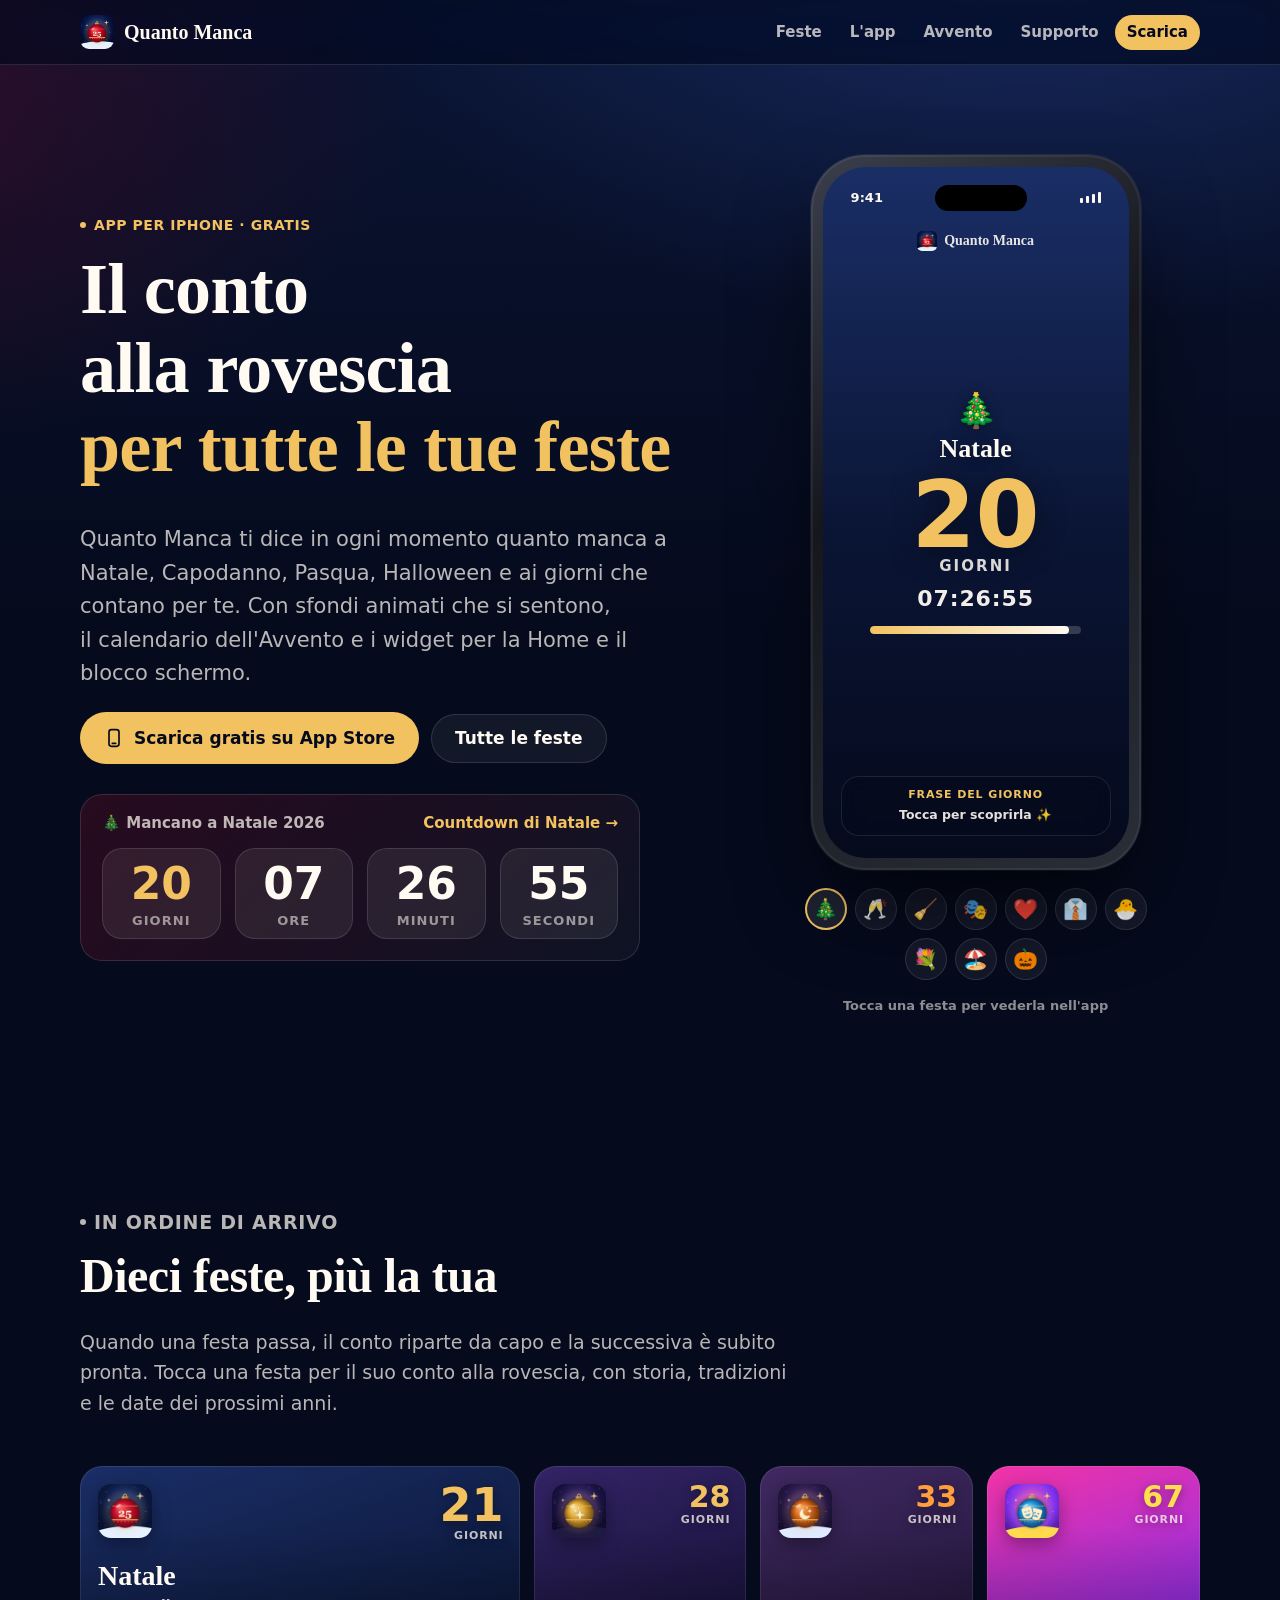
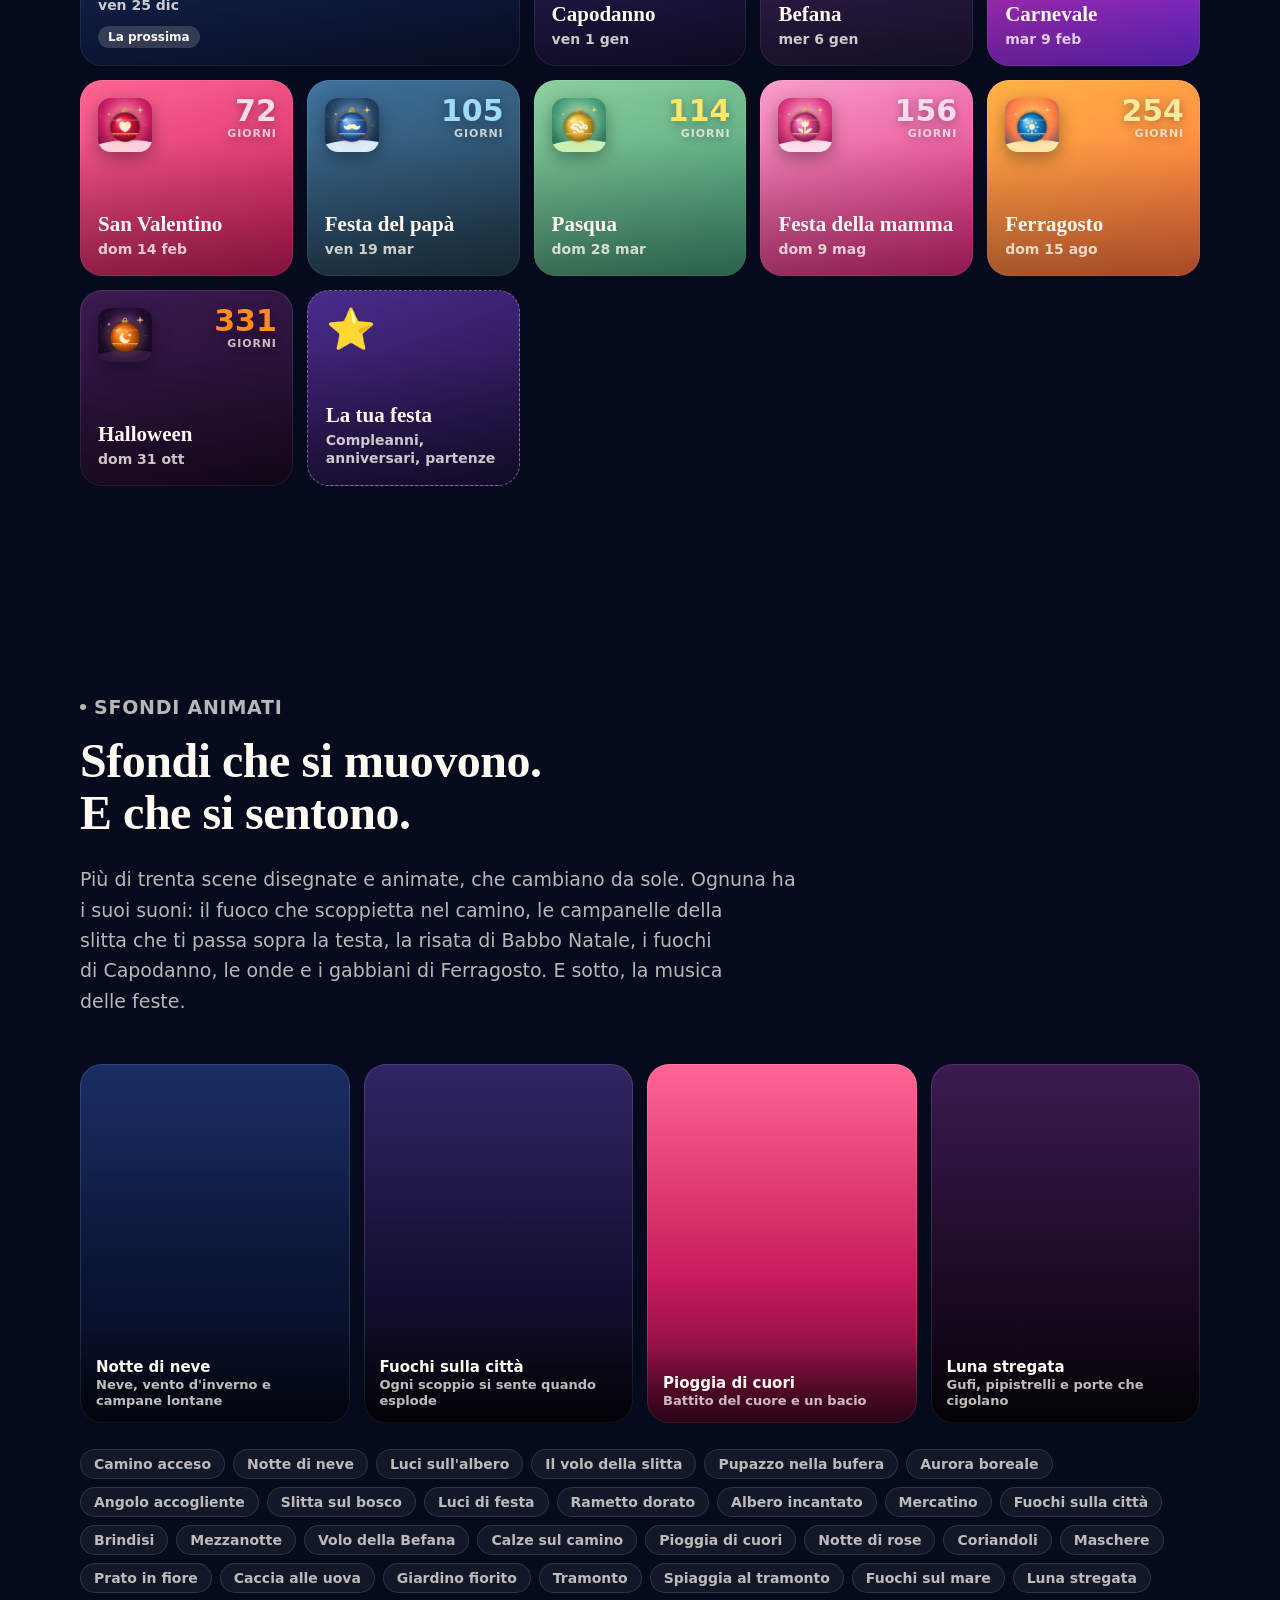
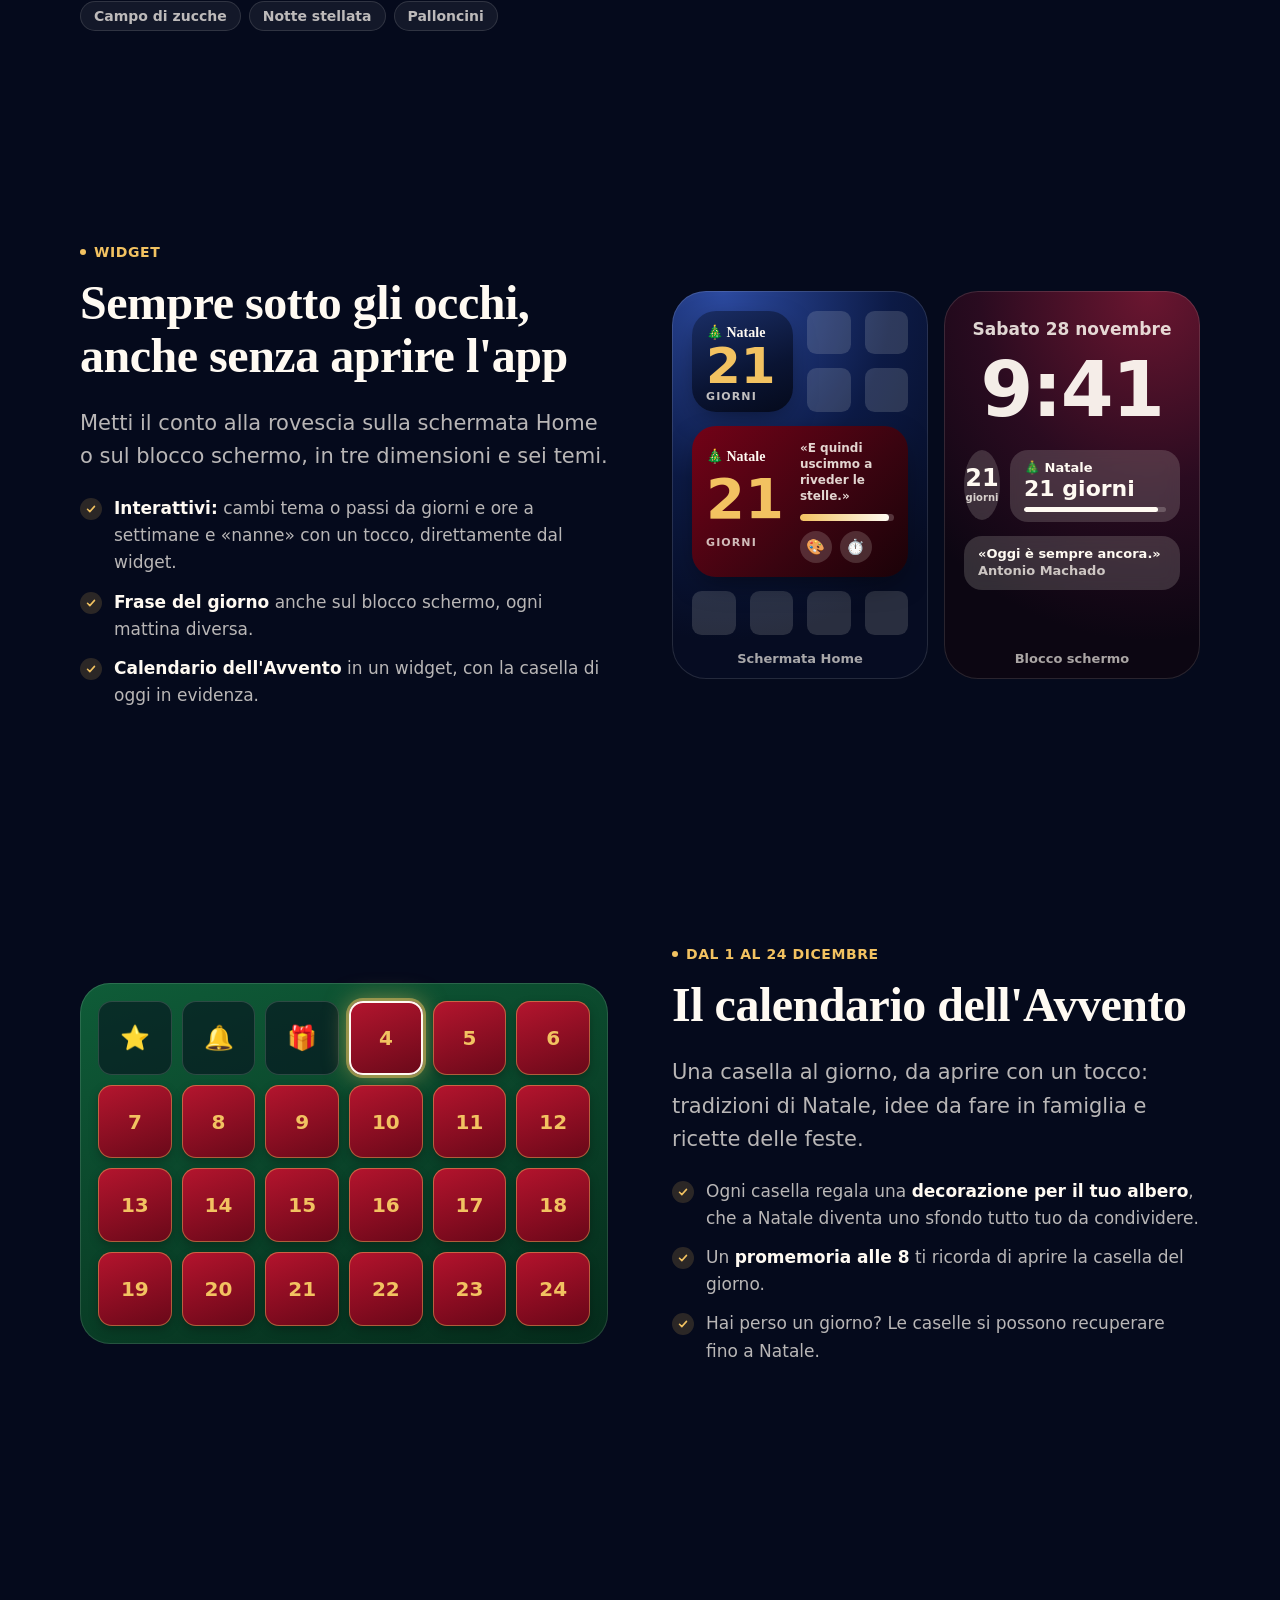
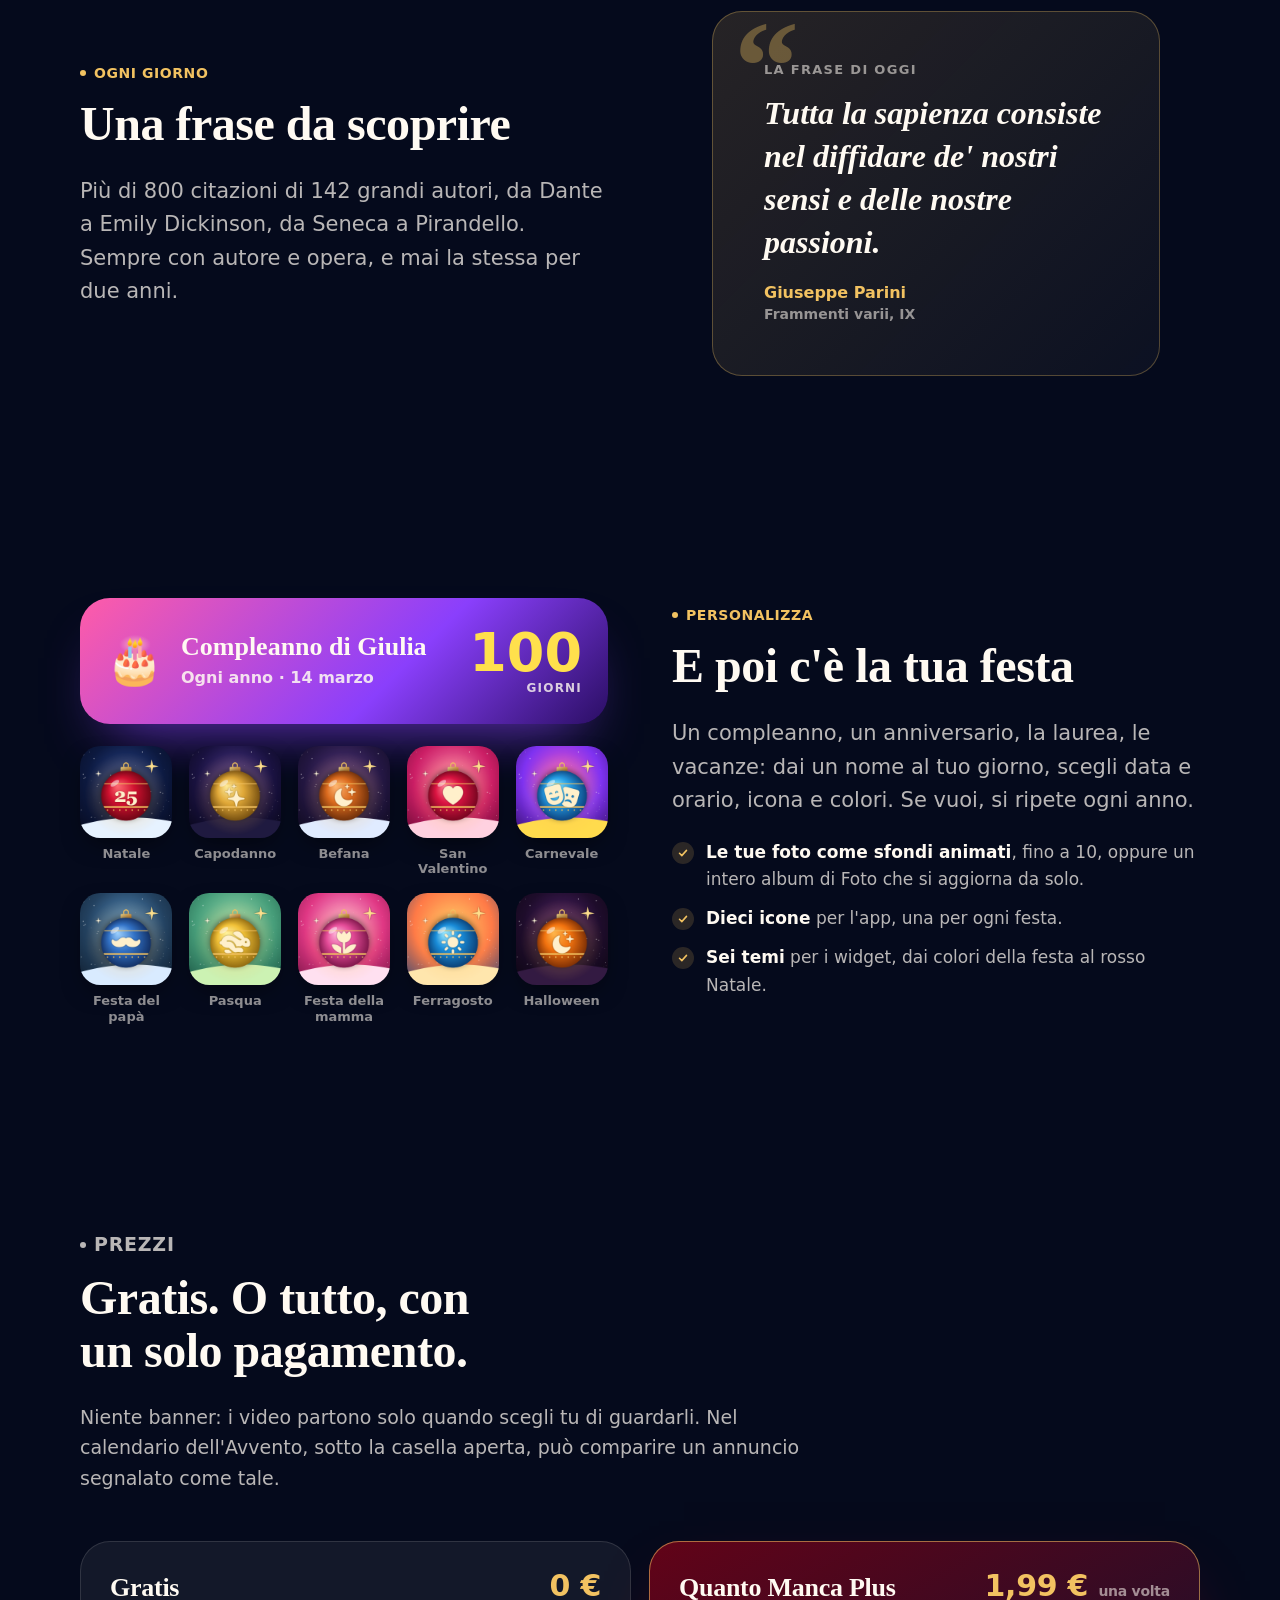
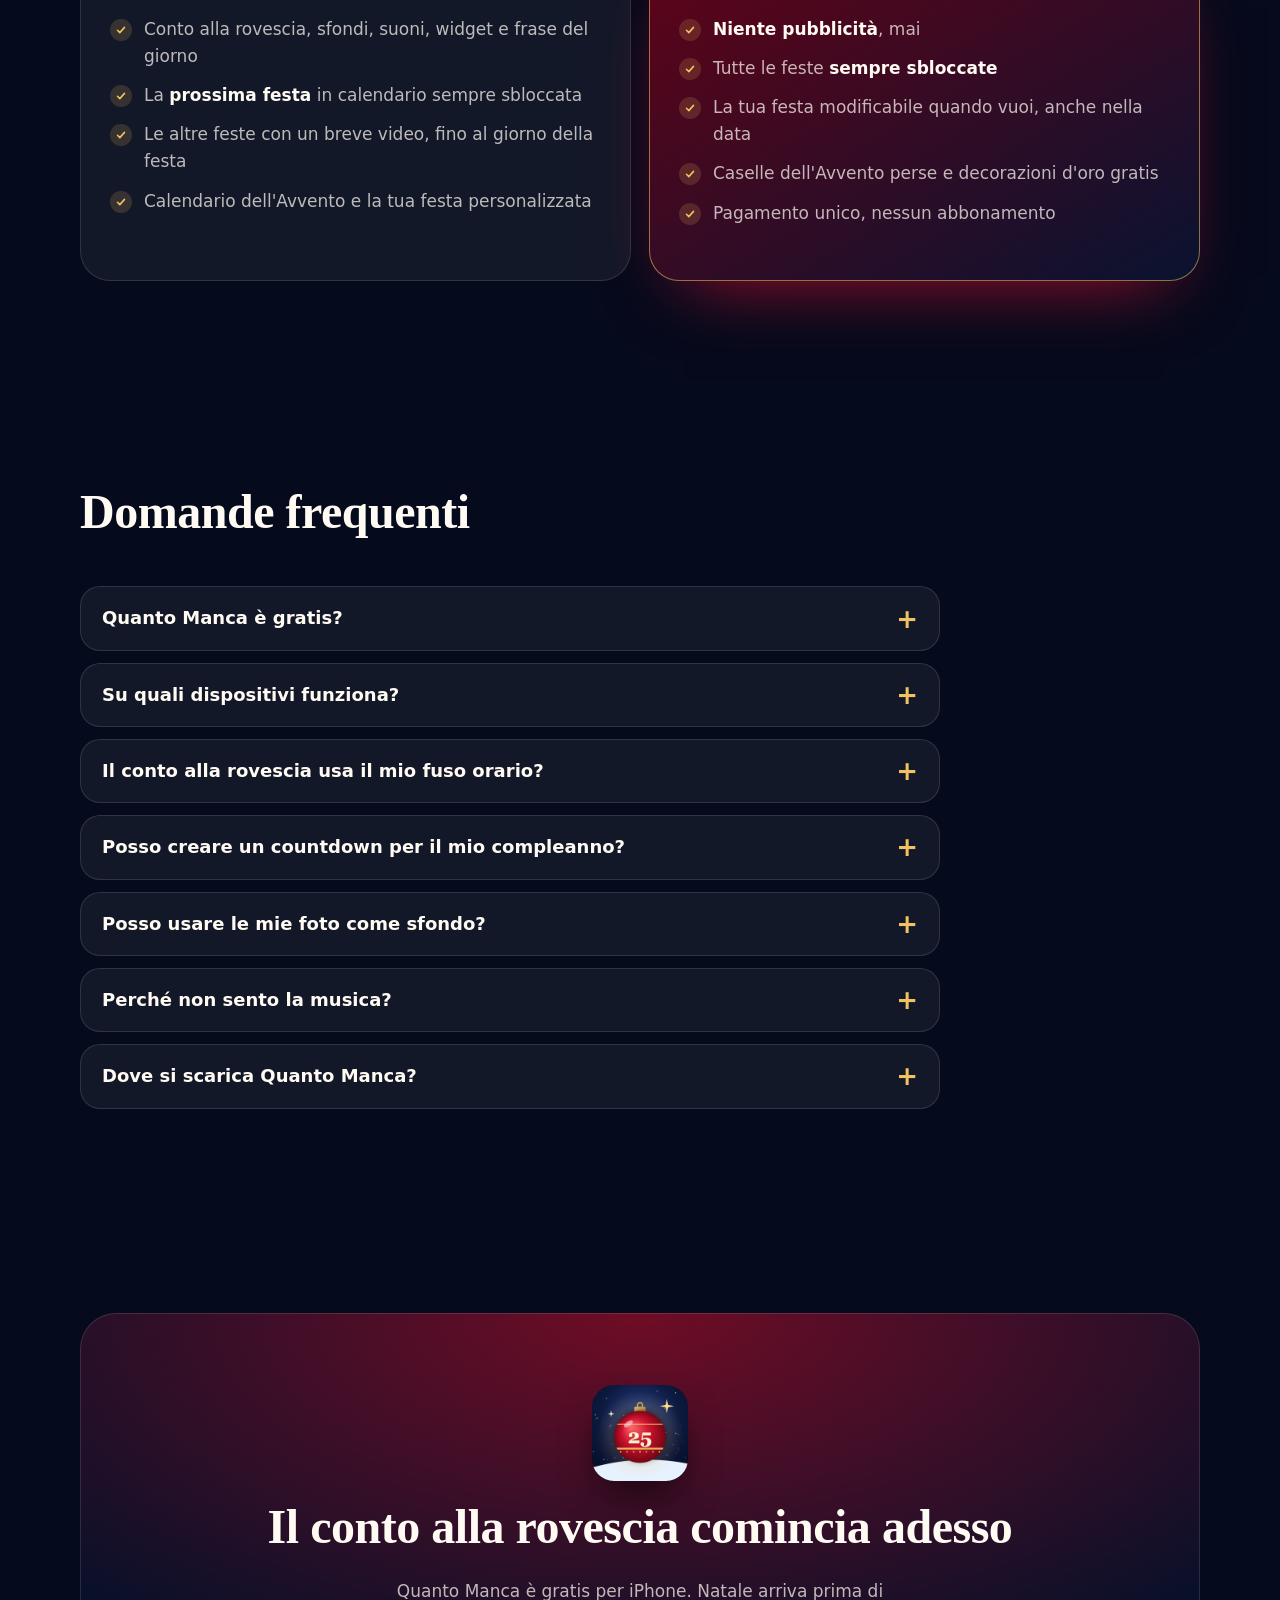
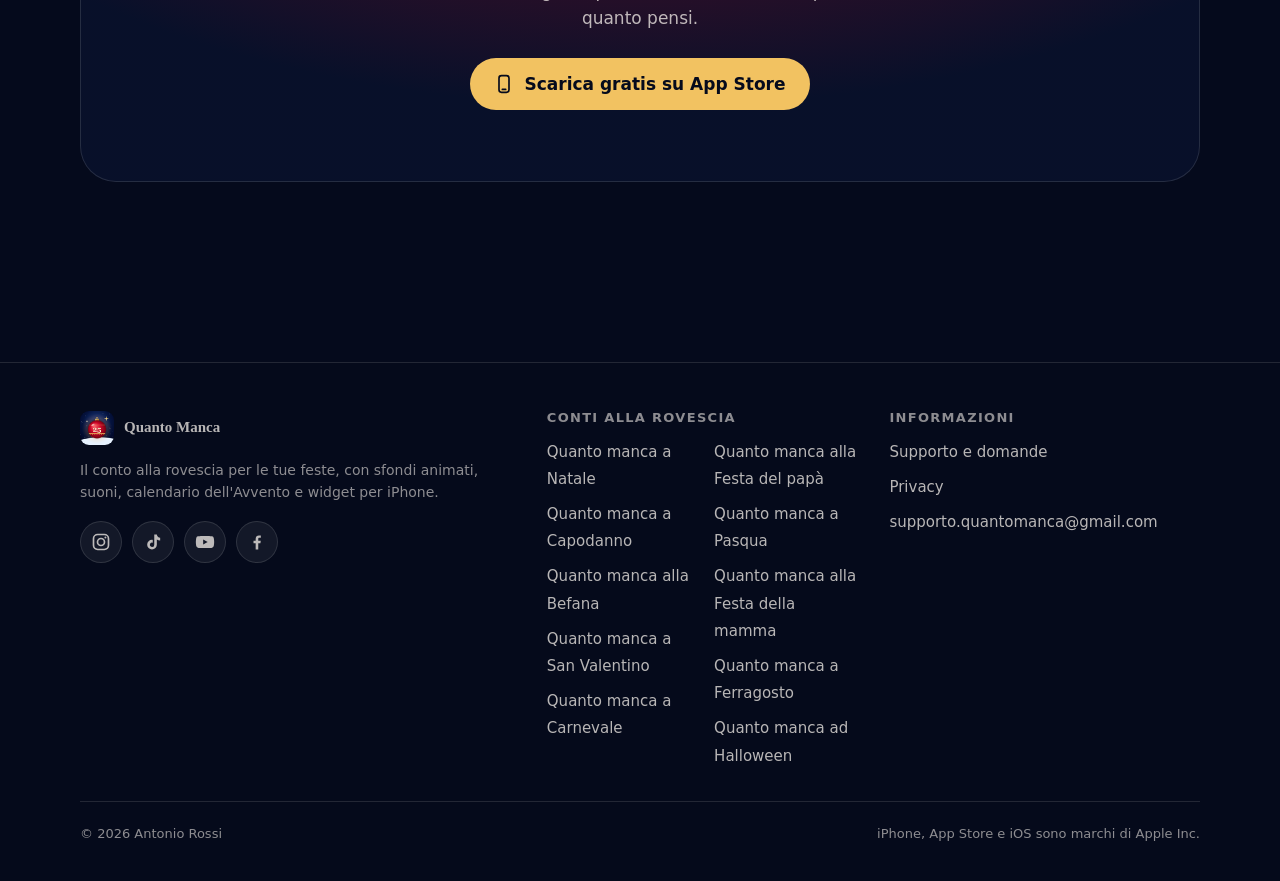
<file: index.html>
<!doctype html>
<html lang="it" class="no-js">
<head>
<meta charset="utf-8">
<meta name="viewport" content="width=device-width, initial-scale=1, viewport-fit=cover">
<title>Quanto Manca – Il countdown per Natale e le feste, per iPhone</title>
<meta name="description" content="Quanto manca a Natale? Il conto alla rovescia live per Natale e le tue feste, con sfondi animati, calendario dell&#x27;Avvento e widget per iPhone.">
<link rel="canonical" href="https://quantomanca.github.io/">
<meta name="robots" content="index, follow, max-image-preview:large">
<meta name="author" content="Antonio Rossi">
<meta name="theme-color" content="#0A1433">
<meta name="apple-itunes-app" content="app-id=6830202016">
<meta name="google-site-verification" content="HgXmCohtSAiCg1BIhbC1oZsY2eEsGnpHBuj6DyZ_4ww">
<meta property="og:type" content="website">
<meta property="og:site_name" content="Quanto Manca">
<meta property="og:locale" content="it_IT">
<meta property="og:title" content="Quanto Manca – Il countdown per Natale e le feste, per iPhone">
<meta property="og:description" content="Quanto manca a Natale? Il conto alla rovescia live per Natale e le tue feste, con sfondi animati, calendario dell&#x27;Avvento e widget per iPhone.">
<meta property="og:url" content="https://quantomanca.github.io/">
<meta property="og:image" content="https://quantomanca.github.io/assets/og/home.jpg">
<meta property="og:image:width" content="1200">
<meta property="og:image:height" content="630">
<meta property="og:image:alt" content="Quanto Manca, il conto alla rovescia per le tue feste">
<meta name="twitter:card" content="summary_large_image">
<meta name="twitter:title" content="Quanto Manca – Il countdown per Natale e le feste, per iPhone">
<meta name="twitter:description" content="Quanto manca a Natale? Il conto alla rovescia live per Natale e le tue feste, con sfondi animati, calendario dell&#x27;Avvento e widget per iPhone.">
<meta name="twitter:image" content="https://quantomanca.github.io/assets/og/home.jpg">
<link rel="icon" href="/favicon.ico" sizes="48x48">
<link rel="icon" href="/assets/favicon-32.png" type="image/png" sizes="32x32">
<link rel="apple-touch-icon" href="/apple-touch-icon.png">
<link rel="manifest" href="/site.webmanifest">
<link rel="stylesheet" href="/assets/site.css?v=5">
<script src="/assets/site.js?v=5" defer></script>
<script type="application/ld+json">{"@context": "https://schema.org", "@type": "WebSite", "name": "Quanto Manca", "url": "https://quantomanca.github.io/", "inLanguage": "it-IT"}</script>
<script type="application/ld+json">{"@context": "https://schema.org", "@type": "Organization", "name": "Quanto Manca", "url": "https://quantomanca.github.io/", "logo": "https://quantomanca.github.io/assets/icons/app-512.png", "email": "supporto.quantomanca@gmail.com", "sameAs": ["https://www.instagram.com/quantomanca.app/", "https://www.tiktok.com/@quantomanca.app", "https://www.youtube.com/@quantomanca_app", "https://www.facebook.com/profile.php?id=61596268028960"]}</script>
<script type="application/ld+json">{"@context": "https://schema.org", "@type": "MobileApplication", "name": "Quanto Manca", "description": "Conto alla rovescia per Natale e tutte le feste, con sfondi animati e suoni, calendario dell'Avvento, frase del giorno e widget per la Home e il blocco schermo.", "operatingSystem": "iOS 17.0 o successivo", "applicationCategory": "LifestyleApplication", "inLanguage": "it", "image": "https://quantomanca.github.io/icon.png", "url": "https://quantomanca.github.io/", "author": {"@type": "Person", "name": "Antonio Rossi"}, "offers": {"@type": "Offer", "price": "0", "priceCurrency": "EUR"}, "downloadUrl": "https://apps.apple.com/it/app/quanto-manca-countdown-feste/id6830202016", "installUrl": "https://apps.apple.com/it/app/quanto-manca-countdown-feste/id6830202016"}</script>
<script type="application/ld+json">{"@context": "https://schema.org", "@type": "FAQPage", "mainEntity": [{"@type": "Question", "name": "Quanto Manca è gratis?", "acceptedAnswer": {"@type": "Answer", "text": "Sì. L'app si scarica gratis e la prossima festa in calendario è sempre sbloccata. Le altre feste si sbloccano con un breve video facoltativo, valido fino al giorno della festa. Con Quanto Manca Plus, a 1,99 € una volta sola, togli la pubblicità e sblocchi tutto per sempre."}}, {"@type": "Question", "name": "Su quali dispositivi funziona?", "acceptedAnswer": {"@type": "Answer", "text": "Su iPhone con iOS 17 o successivo, con i widget per la schermata Home e per il blocco schermo."}}, {"@type": "Question", "name": "Il conto alla rovescia usa il mio fuso orario?", "acceptedAnswer": {"@type": "Answer", "text": "Sì: il conto alla rovescia arriva alla mezzanotte del giorno di festa nel fuso orario del tuo iPhone, ovunque ti trovi. Lo stesso vale per i conti alla rovescia di questo sito."}}, {"@type": "Question", "name": "Posso creare un countdown per il mio compleanno?", "acceptedAnswer": {"@type": "Answer", "text": "Sì, con la tua festa personalizzata: scegli nome, data e, se vuoi, l'orario preciso, poi icona e colori. Può ripetersi ogni anno, perfetta per compleanni e anniversari."}}, {"@type": "Question", "name": "Posso usare le mie foto come sfondo?", "acceptedAnswer": {"@type": "Answer", "text": "Sì: puoi scegliere fino a 10 foto oppure un intero album di Foto, e decidere se far ruotare i tuoi sfondi, quelli dell'app o tutti insieme. Le foto restano sul tuo iPhone."}}, {"@type": "Question", "name": "Perché non sento la musica?", "acceptedAnswer": {"@type": "Answer", "text": "Quanto Manca rispetta l'interruttore silenzioso dell'iPhone: disattiva la modalità silenziosa e alza il volume. Musica e suoni si possono anche regolare dalle impostazioni dell'app."}}, {"@type": "Question", "name": "Dove si scarica Quanto Manca?", "acceptedAnswer": {"@type": "Answer", "text": "Quanto Manca è disponibile gratis su App Store per iPhone con iOS 17 o successivo: cerca «Quanto Manca» o usa il pulsante qui sopra."}}]}</script>
</head>
<body>
<a class="skip" href="#contenuto">Vai al contenuto</a>
<header class="site-header">
<div class="wrap">
<a class="logo" href="/" aria-label="Quanto Manca, pagina iniziale"><img src="/assets/icons/app-64.png" alt="" width="34" height="34">Quanto Manca</a>
<nav class="site-nav" aria-label="Principale">
<a href="/#feste">Feste</a>
<a href="/#app">L'app</a>
<a href="/#avvento">Avvento</a>
<a href="/supporto.html">Supporto</a>
<a class="nav-cta" href="/#scarica">Scarica</a>
</nav>
</div>
</header>
<main id="contenuto">
<section class="hero">
<div class="wrap">
<div>
<p class="eyebrow"><span class="dot"></span>App per iPhone · Gratis</p>
<h1>Il conto alla rovescia <span class="hl">per tutte le tue feste</span></h1>
<p class="lead">Quanto Manca ti dice in ogni momento quanto manca a Natale, Capodanno, Pasqua, Halloween e ai giorni che contano per te. Con sfondi animati che si sentono, il calendario dell'Avvento e i widget per la Home e il blocco schermo.</p>
<div class="btn-row" id="scarica"><a class="btn btn-primary " href="https://apps.apple.com/app/apple-store/id6830202016?pt=128950161&amp;ct=sito&amp;mt=8"><svg viewBox="0 0 24 24" aria-hidden="true"><rect x="6" y="2" width="12" height="20" rx="3" fill="none" stroke="currentColor" stroke-width="2"/><path d="M10 18.5h4" stroke="currentColor" stroke-width="2" stroke-linecap="round"/></svg>Scarica gratis su App Store</a><a class="btn btn-ghost" href="#feste">Tutte le feste</a></div>
<div class="hero-card" data-countdown="fixed:12:25" style="--accent:#F2C261">
<div class="hero-card-title"><span>🎄 Mancano a Natale <span data-next-year>2026</span></span><a href="/quanto-manca-a-natale/">Countdown di Natale →</a></div>
<div class="countdown" role="timer" aria-live="off">
<div class="unit"><span class="num" data-u="d">–</span><span class="lbl">giorni</span></div>
<div class="unit"><span class="num" data-u="h">–</span><span class="lbl">ore</span></div>
<div class="unit"><span class="num" data-u="m">–</span><span class="lbl">minuti</span></div>
<div class="unit"><span class="num" data-u="s">–</span><span class="lbl">secondi</span></div>
</div>
<p class="countdown-today">Buon Natale! 🎄</p>
</div>
</div>
<div class="hero-visual">
<div class="phone" data-phone data-countdown="fixed:12:25" style="--c1:#1A2E66;--c2:#0A1433;--c3:#050A1C;--accent:#F2C261">
<div class="phone-screen">
<canvas data-scene="snow" data-accent="#F2C261" aria-hidden="true"></canvas>
<div class="phone-ui" aria-hidden="true">
<div class="phone-status"><span>9:41</span><span class="island"></span><span class="bars"><i style="height:5px"></i><i style="height:7px"></i><i style="height:9px"></i><i style="height:11px"></i></span></div>
<div class="phone-brand"><img src="/assets/icons/app-64.png" alt="" width="20" height="20">Quanto Manca</div>
<div class="phone-holiday"><span class="em" data-demo-emoji>🎄</span><span data-demo-name>Natale</span></div>
<div class="phone-days" data-u="d">–</div>
<div class="phone-days-lbl">giorni</div>
<div class="phone-hms"><span data-u="h">00</span>:<span data-u="m">00</span>:<span data-u="s">00</span></div>
<div class="phone-bar"><i data-progress></i></div>
<div class="phone-quote"><b>Frase del giorno</b>Tocca per scoprirla ✨</div>
</div>
</div>
</div>
<div class="demo-chips" role="group" aria-label="Prova le feste">
<button type="button" data-demo="natale" aria-pressed="true" aria-label="Natale">🎄</button>
<button type="button" data-demo="capodanno" aria-pressed="false" aria-label="Capodanno">🥂</button>
<button type="button" data-demo="befana" aria-pressed="false" aria-label="Befana">🧹</button>
<button type="button" data-demo="carnevale" aria-pressed="false" aria-label="Carnevale">🎭</button>
<button type="button" data-demo="san-valentino" aria-pressed="false" aria-label="San Valentino">❤️</button>
<button type="button" data-demo="festa-del-papa" aria-pressed="false" aria-label="Festa del papà">👔</button>
<button type="button" data-demo="pasqua" aria-pressed="false" aria-label="Pasqua">🐣</button>
<button type="button" data-demo="festa-della-mamma" aria-pressed="false" aria-label="Festa della mamma">💐</button>
<button type="button" data-demo="ferragosto" aria-pressed="false" aria-label="Ferragosto">🏖️</button>
<button type="button" data-demo="halloween" aria-pressed="false" aria-label="Halloween">🎃</button>
</div>
<p class="demo-caption">Tocca una festa per vederla nell'app</p>
</div>
</div>
</section>

<section class="section" id="feste">
<div class="wrap">
<div class="section-head reveal">
<p class="eyebrow"><span class="dot"></span>In ordine di arrivo</p>
<h2>Dieci feste, più la tua</h2>
<p>Quando una festa passa, il conto riparte da capo e la successiva è subito pronta. Tocca una festa per il suo conto alla rovescia, con storia, tradizioni e le date dei prossimi anni.</p>
</div>
<div class="holiday-grid" data-sort>
<a class="holiday-card is-next" href="/quanto-manca-a-natale/" style="--c1:#1A2E66;--c2:#0A1433;--c3:#050A1C;--accent:#F2C261" data-rule="fixed:12:25">
<img src="/assets/icons/natale.png" alt="" width="54" height="54" loading="lazy">
<span class="hc-days" data-days-to="fixed:12:25"><span data-n>27</span><small data-l>giorni</small></span>
<span class="hc-name">Natale</span>
<span class="hc-date" data-date-of="fixed:12:25">ven 25 dic</span>
<span class="hc-badge">La prossima</span>
</a>
<a class="holiday-card" href="/quanto-manca-a-capodanno/" style="--c1:#332466;--c2:#140F33;--c3:#05050F;--accent:#F2C261" data-rule="fixed:1:1">
<img src="/assets/icons/capodanno.png" alt="" width="54" height="54" loading="lazy">
<span class="hc-days" data-days-to="fixed:1:1"><span data-n>34</span><small data-l>giorni</small></span>
<span class="hc-name">Capodanno</span>
<span class="hc-date" data-date-of="fixed:1:1">ven 1 gen</span>
<span class="hc-badge" hidden>La prossima</span>
</a>
<a class="holiday-card" href="/quanto-manca-alla-befana/" style="--c1:#402961;--c2:#1F1438;--c3:#0A0814;--accent:#FF9E3D" data-rule="fixed:1:6">
<img src="/assets/icons/befana.png" alt="" width="54" height="54" loading="lazy">
<span class="hc-days" data-days-to="fixed:1:6"><span data-n>39</span><small data-l>giorni</small></span>
<span class="hc-name">Befana</span>
<span class="hc-date" data-date-of="fixed:1:6">mer 6 gen</span>
<span class="hc-badge" hidden>La prossima</span>
</a>
<a class="holiday-card" href="/quanto-manca-a-carnevale/" style="--c1:#F233A6;--c2:#7A2EF7;--c3:#290A4C;--accent:#FFE04C" data-rule="easter:-47">
<img src="/assets/icons/carnevale.png" alt="" width="54" height="54" loading="lazy">
<span class="hc-days" data-days-to="easter:-47"><span data-n>73</span><small data-l>giorni</small></span>
<span class="hc-name">Carnevale</span>
<span class="hc-date" data-date-of="easter:-47">mar 9 feb</span>
<span class="hc-badge" hidden>La prossima</span>
</a>
<a class="holiday-card" href="/quanto-manca-a-san-valentino/" style="--c1:#FF6694;--c2:#C71A5C;--c3:#5C082E;--accent:#FFDBEB" data-rule="fixed:2:14">
<img src="/assets/icons/san-valentino.png" alt="" width="54" height="54" loading="lazy">
<span class="hc-days" data-days-to="fixed:2:14"><span data-n>78</span><small data-l>giorni</small></span>
<span class="hc-name">San Valentino</span>
<span class="hc-date" data-date-of="fixed:2:14">dom 14 feb</span>
<span class="hc-badge" hidden>La prossima</span>
</a>
<a class="holiday-card" href="/quanto-manca-alla-festa-del-papa/" style="--c1:#40739E;--c2:#213B4C;--c3:#0F1F29;--accent:#9EDBFF" data-rule="fixed:3:19">
<img src="/assets/icons/festa-del-papa.png" alt="" width="54" height="54" loading="lazy">
<span class="hc-days" data-days-to="fixed:3:19"><span data-n>111</span><small data-l>giorni</small></span>
<span class="hc-name">Festa del papà</span>
<span class="hc-date" data-date-of="fixed:3:19">ven 19 mar</span>
<span class="hc-badge" hidden>La prossima</span>
</a>
<a class="holiday-card" href="/quanto-manca-a-pasqua/" style="--c1:#8CD19E;--c2:#409473;--c3:#144C3D;--accent:#FFE666" data-rule="easter:0">
<img src="/assets/icons/pasqua.png" alt="" width="54" height="54" loading="lazy">
<span class="hc-days" data-days-to="easter:0"><span data-n>120</span><small data-l>giorni</small></span>
<span class="hc-name">Pasqua</span>
<span class="hc-date" data-date-of="easter:0">dom 28 mar</span>
<span class="hc-badge" hidden>La prossima</span>
</a>
<a class="holiday-card" href="/quanto-manca-alla-festa-della-mamma/" style="--c1:#FA9ECC;--c2:#DB2678;--c3:#6B0F3B;--accent:#FFDBEB" data-rule="nth:5:6:2">
<img src="/assets/icons/festa-della-mamma.png" alt="" width="54" height="54" loading="lazy">
<span class="hc-days" data-days-to="nth:5:6:2"><span data-n>162</span><small data-l>giorni</small></span>
<span class="hc-name">Festa della mamma</span>
<span class="hc-date" data-date-of="nth:5:6:2">dom 9 mag</span>
<span class="hc-badge" hidden>La prossima</span>
</a>
<a class="holiday-card" href="/quanto-manca-a-ferragosto/" style="--c1:#FFB247;--c2:#FF703D;--c3:#1F3D73;--accent:#FFEB9E" data-rule="fixed:8:15">
<img src="/assets/icons/ferragosto.png" alt="" width="54" height="54" loading="lazy">
<span class="hc-days" data-days-to="fixed:8:15"><span data-n>260</span><small data-l>giorni</small></span>
<span class="hc-name">Ferragosto</span>
<span class="hc-date" data-date-of="fixed:8:15">dom 15 ago</span>
<span class="hc-badge" hidden>La prossima</span>
</a>
<a class="holiday-card" href="/quanto-manca-ad-halloween/" style="--c1:#3D1A52;--c2:#1A0A24;--c3:#0A050F;--accent:#FF8C1A" data-rule="fixed:10:31">
<img src="/assets/icons/halloween.png" alt="" width="54" height="54" loading="lazy">
<span class="hc-days" data-days-to="fixed:10:31"><span data-n>337</span><small data-l>giorni</small></span>
<span class="hc-name">Halloween</span>
<span class="hc-date" data-date-of="fixed:10:31">dom 31 ott</span>
<span class="hc-badge" hidden>La prossima</span>
</a>
<a class="holiday-card custom" href="#tua-festa">
<span style="font-size:40px;line-height:1;margin-bottom:auto">⭐️</span>
<span class="hc-name">La tua festa</span>
<span class="hc-date">Compleanni, anniversari, partenze</span>
</a>
</div>
</div>
</section>

<section class="section" id="app">
<div class="wrap">
<div class="section-head reveal">
<p class="eyebrow"><span class="dot"></span>Sfondi animati</p>
<h2>Sfondi che si muovono. E che si sentono.</h2>
<p>Più di trenta scene disegnate e animate, che cambiano da sole. Ognuna ha i suoi suoni: il fuoco che scoppietta nel camino, le campanelle della slitta che ti passa sopra la testa, la risata di Babbo Natale, i fuochi di Capodanno, le onde e i gabbiani di Ferragosto. E sotto, la musica delle feste.</p>
</div>
<div class="scene-tiles">
<figure class="scene-tile reveal" style="--c1:#1A2E66;--c2:#0A1433;--c3:#050A1C;--accent:#F2C261"><canvas data-scene="snow" data-accent="#F2C261" aria-hidden="true"></canvas><figcaption>Notte di neve<span>Neve, vento d&#x27;inverno e campane lontane</span></figcaption></figure>
<figure class="scene-tile reveal" style="--c1:#332466;--c2:#140F33;--c3:#05050F;--accent:#F2C261"><canvas data-scene="fireworks" data-accent="#F2C261" aria-hidden="true"></canvas><figcaption>Fuochi sulla città<span>Ogni scoppio si sente quando esplode</span></figcaption></figure>
<figure class="scene-tile reveal" style="--c1:#FF6694;--c2:#C71A5C;--c3:#5C082E;--accent:#FFDBEB"><canvas data-scene="hearts" data-accent="#FFDBEB" aria-hidden="true"></canvas><figcaption>Pioggia di cuori<span>Battito del cuore e un bacio</span></figcaption></figure>
<figure class="scene-tile reveal" style="--c1:#3D1A52;--c2:#1A0A24;--c3:#0A050F;--accent:#FF8C1A"><canvas data-scene="halloween" data-accent="#FF8C1A" aria-hidden="true"></canvas><figcaption>Luna stregata<span>Gufi, pipistrelli e porte che cigolano</span></figcaption></figure>
</div>
<ul class="chips reveal" aria-label="Alcuni degli sfondi">
<li>Camino acceso</li>
<li>Notte di neve</li>
<li>Luci sull&#x27;albero</li>
<li>Il volo della slitta</li>
<li>Pupazzo nella bufera</li>
<li>Aurora boreale</li>
<li>Angolo accogliente</li>
<li>Slitta sul bosco</li>
<li>Luci di festa</li>
<li>Rametto dorato</li>
<li>Albero incantato</li>
<li>Mercatino</li>
<li>Fuochi sulla città</li>
<li>Brindisi</li>
<li>Mezzanotte</li>
<li>Volo della Befana</li>
<li>Calze sul camino</li>
<li>Pioggia di cuori</li>
<li>Notte di rose</li>
<li>Coriandoli</li>
<li>Maschere</li>
<li>Prato in fiore</li>
<li>Caccia alle uova</li>
<li>Giardino fiorito</li>
<li>Tramonto</li>
<li>Spiaggia al tramonto</li>
<li>Fuochi sul mare</li>
<li>Luna stregata</li>
<li>Campo di zucche</li>
<li>Notte stellata</li>
<li>Palloncini</li>
</ul>
</div>
</section>

<section class="section" id="widget">
<div class="wrap split">
<div class="reveal">
<p class="eyebrow"><span class="dot"></span>Widget</p>
<h2>Sempre sotto gli occhi, anche senza aprire l'app</h2>
<p class="lead">Metti il conto alla rovescia sulla schermata Home o sul blocco schermo, in tre dimensioni e sei temi.</p>
<ul class="checks">
<li><strong>Interattivi:</strong> cambi tema o passi da giorni e ore a settimane e «nanne» con un tocco, direttamente dal widget.</li>
<li><strong>Frase del giorno</strong> anche sul blocco schermo, ogni mattina diversa.</li>
<li><strong>Calendario dell'Avvento</strong> in un widget, con la casella di oggi in evidenza.</li>
</ul>
</div>
<div class="widget-stage reveal" data-countdown="fixed:12:25">
<div class="wall wall-home" aria-hidden="true">
<div class="home-grid">
<div class="w w-small"><span class="w-name">🎄 Natale</span><span class="w-days" data-days-left>–</span><span class="w-lbl">giorni</span></div>
<div class="app-dot"></div><div class="app-dot"></div><div class="app-dot"></div><div class="app-dot"></div>
<div class="w w-medium"><div><span class="w-name">🎄 Natale</span><div class="w-days" data-days-left>–</div><span class="w-lbl">giorni</span></div><div class="w-right"><div class="w-quote">«E quindi uscimmo a riveder le stelle.»</div><div class="w-bar"><i data-progress></i></div><div class="w-buttons"><span>🎨</span><span>⏱️</span></div></div></div>
<div class="app-dot"></div><div class="app-dot"></div><div class="app-dot"></div><div class="app-dot"></div>
</div>
<span class="wall-title">Schermata Home</span>
</div>
<div class="wall wall-lock" aria-hidden="true">
<div class="date">Sabato 28 novembre</div>
<div class="time">9:41</div>
<div class="lock-widgets">
<div class="lw lw-circle"><span><b data-days-left>–</b><small>giorni</small></span></div>
<div class="lw lw-rect">🎄 Natale<div class="big"><span data-days-left>–</span> giorni</div><div class="w-bar"><i data-progress></i></div></div>
</div>
<div class="lw lock-quote">«Oggi è sempre ancora.»<br><span style="opacity:.75;font-weight:600">Antonio Machado</span></div>
<span class="wall-title">Blocco schermo</span>
</div>
</div>
</div>
</section>

<section class="section" id="avvento">
<div class="wrap split reverse">
<div class="reveal">
<p class="eyebrow"><span class="dot"></span>Dal 1 al 24 dicembre</p>
<h2>Il calendario dell'Avvento</h2>
<p class="lead">Una casella al giorno, da aprire con un tocco: tradizioni di Natale, idee da fare in famiglia e ricette delle feste.</p>
<ul class="checks">
<li>Ogni casella regala una <strong>decorazione per il tuo albero</strong>, che a Natale diventa uno sfondo tutto tuo da condividere.</li>
<li>Un <strong>promemoria alle 8</strong> ti ricorda di aprire la casella del giorno.</li>
<li>Hai perso un giorno? Le caselle si possono recuperare fino a Natale.</li>
</ul>
</div>
<div class="advent reveal" data-advent aria-label="Esempio di calendario dell'Avvento" role="img">
<div class="door open" data-n="1" data-ornament="⭐️">⭐️</div>
<div class="door open" data-n="2" data-ornament="🔔">🔔</div>
<div class="door open" data-n="3" data-ornament="🎁">🎁</div>
<div class="door gold" data-n="4" data-ornament="❄️">❄️</div>
<div class="door open" data-n="5" data-ornament="🕯️">🕯️</div>
<div class="door open" data-n="6" data-ornament="🍪">🍪</div>
<div class="door open" data-n="7" data-ornament="🦌">🦌</div>
<div class="door open" data-n="8" data-ornament="🧦">🧦</div>
<div class="door open" data-n="9" data-ornament="🎀">🎀</div>
<div class="door today" data-n="10" data-ornament="🍬">10</div>
<div class="door " data-n="11" data-ornament="☃️">11</div>
<div class="door " data-n="12" data-ornament="🌟">12</div>
<div class="door " data-n="13" data-ornament="🎄">13</div>
<div class="door " data-n="14" data-ornament="🧸">14</div>
<div class="door " data-n="15" data-ornament="🍊">15</div>
<div class="door " data-n="16" data-ornament="🪵">16</div>
<div class="door " data-n="17" data-ornament="🎶">17</div>
<div class="door " data-n="18" data-ornament="🛷">18</div>
<div class="door " data-n="19" data-ornament="🥨">19</div>
<div class="door " data-n="20" data-ornament="📯">20</div>
<div class="door " data-n="21" data-ornament="🕊️">21</div>
<div class="door " data-n="22" data-ornament="🌰">22</div>
<div class="door " data-n="23" data-ornament="💫">23</div>
<div class="door " data-n="24" data-ornament="🎅">24</div>
</div>
</div>
</section>

<section class="section" id="frase">
<div class="wrap split">
<div class="reveal">
<p class="eyebrow"><span class="dot"></span>Ogni giorno</p>
<h2>Una frase da scoprire</h2>
<p class="lead">Più di 800 citazioni di 142 grandi autori, da Dante a Emily Dickinson, da Seneca a Pirandello. Sempre con autore e opera, e mai la stessa per due anni.</p>
</div>
<figure class="quote-card reveal" data-quote>
<p class="q-label">La frase di oggi</p>
<blockquote data-q-text style="white-space:pre-line">È davvero grande chi, in mezzo alla ricchezza, sa vivere con semplicità.</blockquote>
<figcaption><span data-q-author>Seneca</span><cite data-q-source>Lettere a Lucilio, XX, 10</cite></figcaption>
</figure>
</div>
</section>

<section class="section" id="tua-festa">
<div class="wrap split reverse">
<div class="reveal">
<p class="eyebrow"><span class="dot"></span>Personalizza</p>
<h2>E poi c'è la tua festa</h2>
<p class="lead">Un compleanno, un anniversario, la laurea, le vacanze: dai un nome al tuo giorno, scegli data e orario, icona e colori. Se vuoi, si ripete ogni anno.</p>
<ul class="checks">
<li><strong>Le tue foto come sfondi animati</strong>, fino a 10, oppure un intero album di Foto che si aggiorna da solo.</li>
<li><strong>Dieci icone</strong> per l'app, una per ogni festa.</li>
<li><strong>Sei temi</strong> per i widget, dai colori della festa al rosso Natale.</li>
</ul>
</div>
<div class="reveal" style="display:grid;gap:22px">
<div class="custom-demo"><span class="em">🎂</span><div><div class="t">Compleanno di Giulia</div><div class="d">Ogni anno · 14 marzo</div></div><div class="n" data-days-to="fixed:3:14"><span data-n>–</span><small data-l>giorni</small></div></div>
<div class="icon-row">
<figure><img src="/assets/icons/natale.png" alt="Icona Natale" width="92" height="92" loading="lazy"><figcaption>Natale</figcaption></figure>
<figure><img src="/assets/icons/capodanno.png" alt="Icona Capodanno" width="92" height="92" loading="lazy"><figcaption>Capodanno</figcaption></figure>
<figure><img src="/assets/icons/befana.png" alt="Icona Befana" width="92" height="92" loading="lazy"><figcaption>Befana</figcaption></figure>
<figure><img src="/assets/icons/san-valentino.png" alt="Icona San Valentino" width="92" height="92" loading="lazy"><figcaption>San Valentino</figcaption></figure>
<figure><img src="/assets/icons/carnevale.png" alt="Icona Carnevale" width="92" height="92" loading="lazy"><figcaption>Carnevale</figcaption></figure>
<figure><img src="/assets/icons/festa-del-papa.png" alt="Icona Festa del papà" width="92" height="92" loading="lazy"><figcaption>Festa del papà</figcaption></figure>
<figure><img src="/assets/icons/pasqua.png" alt="Icona Pasqua" width="92" height="92" loading="lazy"><figcaption>Pasqua</figcaption></figure>
<figure><img src="/assets/icons/festa-della-mamma.png" alt="Icona Festa della mamma" width="92" height="92" loading="lazy"><figcaption>Festa della mamma</figcaption></figure>
<figure><img src="/assets/icons/ferragosto.png" alt="Icona Ferragosto" width="92" height="92" loading="lazy"><figcaption>Ferragosto</figcaption></figure>
<figure><img src="/assets/icons/halloween.png" alt="Icona Halloween" width="92" height="92" loading="lazy"><figcaption>Halloween</figcaption></figure>
</div>
</div>
</div>
</section>

<section class="section" id="plus">
<div class="wrap">
<div class="section-head reveal">
<p class="eyebrow"><span class="dot"></span>Prezzi</p>
<h2>Gratis. O tutto, con un solo pagamento.</h2>
<p>Niente banner: i video partono solo quando scegli tu di guardarli. Nel calendario dell'Avvento, sotto la casella aperta, può comparire un annuncio segnalato come tale.</p>
</div>
<div class="plans">
<div class="plan reveal">
<h3>Gratis <span class="price">0 €</span></h3>
<ul class="checks">
<li>Conto alla rovescia, sfondi, suoni, widget e frase del giorno</li>
<li>La <strong>prossima festa</strong> in calendario sempre sbloccata</li>
<li>Le altre feste con un breve video, fino al giorno della festa</li>
<li>Calendario dell'Avvento e la tua festa personalizzata</li>
</ul>
</div>
<div class="plan plus reveal">
<h3>Quanto Manca Plus <span class="price">1,99 € <small>una volta</small></span></h3>
<ul class="checks">
<li><strong>Niente pubblicità</strong>, mai</li>
<li>Tutte le feste <strong>sempre sbloccate</strong></li>
<li>La tua festa modificabile quando vuoi, anche nella data</li>
<li>Caselle dell'Avvento perse e decorazioni d'oro gratis</li>
<li>Pagamento unico, nessun abbonamento</li>
</ul>
</div>
</div>
</div>
</section>

<section class="section" id="domande">
<div class="wrap">
<div class="section-head reveal"><h2>Domande frequenti</h2></div>
<div class="faq">
<details><summary>Quanto Manca è gratis?</summary><div><p>Sì. L'app si scarica gratis e la prossima festa in calendario è sempre sbloccata. Le altre feste si sbloccano con un breve video facoltativo, valido fino al giorno della festa. Con <strong>Quanto Manca Plus</strong>, a 1,99 € una volta sola, togli la pubblicità e sblocchi tutto per sempre.</p></div></details>
<details><summary>Su quali dispositivi funziona?</summary><div><p>Su iPhone con iOS 17 o successivo, con i widget per la schermata Home e per il blocco schermo.</p></div></details>
<details><summary>Il conto alla rovescia usa il mio fuso orario?</summary><div><p>Sì: il conto alla rovescia arriva alla mezzanotte del giorno di festa nel fuso orario del tuo iPhone, ovunque ti trovi. Lo stesso vale per i conti alla rovescia di questo sito.</p></div></details>
<details><summary>Posso creare un countdown per il mio compleanno?</summary><div><p>Sì, con la tua festa personalizzata: scegli nome, data e, se vuoi, l'orario preciso, poi icona e colori. Può ripetersi ogni anno, perfetta per compleanni e anniversari.</p></div></details>
<details><summary>Posso usare le mie foto come sfondo?</summary><div><p>Sì: puoi scegliere fino a 10 foto oppure un intero album di Foto, e decidere se far ruotare i tuoi sfondi, quelli dell'app o tutti insieme. Le foto restano sul tuo iPhone.</p></div></details>
<details><summary>Perché non sento la musica?</summary><div><p>Quanto Manca rispetta l'interruttore silenzioso dell'iPhone: disattiva la modalità silenziosa e alza il volume. Musica e suoni si possono anche regolare dalle impostazioni dell'app.</p></div></details>
<details><summary>Dove si scarica Quanto Manca?</summary><div><p>Quanto Manca è disponibile gratis su App Store per iPhone con iOS 17 o successivo: cerca «Quanto Manca» o usa il pulsante qui sopra.</p></div></details>
</div>
</div>
</section>

<section class="section">
<div class="wrap">
<div class="cta-band reveal">
<img src="/assets/icons/natale.png" alt="" width="96" height="96" loading="lazy">
<h2>Il conto alla rovescia comincia adesso</h2>
<p>Quanto Manca è gratis per iPhone. Natale arriva prima di quanto pensi.</p>
<div class="btn-row"><a class="btn btn-primary " href="https://apps.apple.com/app/apple-store/id6830202016?pt=128950161&amp;ct=sito&amp;mt=8"><svg viewBox="0 0 24 24" aria-hidden="true"><rect x="6" y="2" width="12" height="20" rx="3" fill="none" stroke="currentColor" stroke-width="2"/><path d="M10 18.5h4" stroke="currentColor" stroke-width="2" stroke-linecap="round"/></svg>Scarica gratis su App Store</a></div>
</div>
</div>
</section>
</main>
<script type="application/json" id="qm-holidays">[{"id": "natale", "name": "Natale", "emoji": "🎄", "rule": "fixed:12:25", "colors": ["#1A2E66", "#0A1433", "#050A1C"], "accent": "#F2C261", "scene": "snow"}, {"id": "capodanno", "name": "Capodanno", "emoji": "🥂", "rule": "fixed:1:1", "colors": ["#332466", "#140F33", "#05050F"], "accent": "#F2C261", "scene": "fireworks"}, {"id": "befana", "name": "Befana", "emoji": "🧹", "rule": "fixed:1:6", "colors": ["#402961", "#1F1438", "#0A0814"], "accent": "#FF9E3D", "scene": "befana"}, {"id": "carnevale", "name": "Carnevale", "emoji": "🎭", "rule": "easter:-47", "colors": ["#F233A6", "#7A2EF7", "#290A4C"], "accent": "#FFE04C", "scene": "confetti"}, {"id": "san-valentino", "name": "San Valentino", "emoji": "❤️", "rule": "fixed:2:14", "colors": ["#FF6694", "#C71A5C", "#5C082E"], "accent": "#FFDBEB", "scene": "hearts"}, {"id": "festa-del-papa", "name": "Festa del papà", "emoji": "👔", "rule": "fixed:3:19", "colors": ["#40739E", "#213B4C", "#0F1F29"], "accent": "#9EDBFF", "scene": "stars"}, {"id": "pasqua", "name": "Pasqua", "emoji": "🐣", "rule": "easter:0", "colors": ["#8CD19E", "#409473", "#144C3D"], "accent": "#FFE666", "scene": "petals"}, {"id": "festa-della-mamma", "name": "Festa della mamma", "emoji": "💐", "rule": "nth:5:6:2", "colors": ["#FA9ECC", "#DB2678", "#6B0F3B"], "accent": "#FFDBEB", "scene": "petals"}, {"id": "ferragosto", "name": "Ferragosto", "emoji": "🏖️", "rule": "fixed:8:15", "colors": ["#FFB247", "#FF703D", "#1F3D73"], "accent": "#FFEB9E", "scene": "sea"}, {"id": "halloween", "name": "Halloween", "emoji": "🎃", "rule": "fixed:10:31", "colors": ["#3D1A52", "#1A0A24", "#0A050F"], "accent": "#FF8C1A", "scene": "halloween"}]</script>
<script type="application/json" id="qm-quotes">[{"text": "È davvero grande chi, in mezzo alla ricchezza, sa vivere con semplicità.", "author": "Seneca", "source": "Lettere a Lucilio, XX, 10"}, {"text": "Quant'è bella giovinezza, / che si fugge tuttavia! / chi vuol esser lieto, sia: / di doman non c'è certezza.", "author": "Lorenzo de' Medici", "source": "Canti carnascialeschi, Canzona di Bacco, vv. 1-4"}, {"text": "Finalmente lo sento: solo dove c'è tutta la forza c'è tutto l'amore.", "author": "Friedrich Hölderlin", "source": "Lettera a Christian Landauer, febbraio 1801"}, {"text": "È bene sapere che i bicchieri servono per bere; il guaio è che non sappiamo a che cosa serva la sete.", "author": "Antonio Machado", "source": "Proverbi e canzoni"}, {"text": "…in tutte le cose v'è il male e il bene; basta saperli distinguere: rassegnarsi al male, e giovarsi del bene.", "author": "Ugo Foscolo", "source": "Epistolario, lettera alla famiglia, 28 ottobre 1815"}, {"text": "Come l'oro biondo si saggia nel fuoco, così la fedeltà si mette alla prova nei tempi duri.", "author": "Ovidio", "source": "Tristia, I, 5, 25-26"}, {"text": "Bisogna prestarsi agli altri e darsi a se stessi.", "author": "Michel de Montaigne", "source": "Saggi, libro III"}, {"text": "Il mondo è il libro, dove il senno eterno / scrisse i proprii concetti.", "author": "Tommaso Campanella", "source": "Poesie filosofiche, «Modo di filosofare»"}, {"text": "La più divina delle vittorie è il perdono!", "author": "Friedrich Schiller", "source": "La sposa di Messina"}, {"text": "…mai si può veramente ben conoscere il pregio e l'utilità d'un amico verace, quanto nel dolore.", "author": "Vittorio Alfieri", "source": "Vita scritta da esso, IV, X"}, {"text": "Noi eravam lunghesso mare ancora, / come gente che pensa a suo cammino, / che va col cuore e col corpo dimora.", "author": "Dante Alighieri", "source": "Purgatorio, II, vv. 10-12"}, {"text": "La natura genera pochi uomini gagliardi; la industria e l'esercizio ne fa assai.", "author": "Niccolò Machiavelli", "source": "Dell'arte della guerra, libro VII"}, {"text": "Chi aiuta subito chi è nel bisogno, dona due volte.", "author": "Publilio Siro", "source": "Sententiae"}, {"text": "Prima condizione per riuscire in una grande impresa è il definirla, il vederne chiaro l'intento.", "author": "Giuseppe Mazzini", "source": "Il da farsi"}, {"text": "Non si può pretendere che un uomo rotondo entri subito in un buco quadrato: deve avere il tempo di cambiare forma.", "author": "Mark Twain", "source": "More Tramps Abroad"}, {"text": "Meglio rischiare di salvare un colpevole che condannare un innocente.", "author": "Voltaire", "source": "Zadig"}, {"text": "E ai suoi occhi / non c'era che un volto amato sulla terra, / e quel volto splendeva su di lui.", "author": "Lord Byron", "source": "Il sogno"}, {"text": "Tutta la sapienza consiste nel diffidare de' nostri sensi e delle nostre passioni.", "author": "Giuseppe Parini", "source": "Frammenti varii, IX"}, {"text": "Il nostro compito in questo mondo non è riuscire, ma continuare a fallire, di buon umore.", "author": "Robert Louis Stevenson", "source": "Reflections and Remarks on Human Life"}, {"text": "La notte è lunga a chi non può dormire, / ma ancora è breve a chi contento giace.", "author": "Agnolo Poliziano", "source": "Rispetti spicciolati, LXXII, «Aspettar tempo», vv. 1-2"}, {"text": "Et nulla stringo, et tutto 'l mondo abbraccio.", "author": "Francesco Petrarca", "source": "Canzoniere, CXXXIV, v. 4"}, {"text": "Quando siamo infelici sentiamo più forte l'infelicità degli altri: il sentimento non si disperde, si concentra.", "author": "Fëdor Dostoevskij", "source": "Le notti bianche"}, {"text": "Un animo leggero sopporta ogni cosa!", "author": "Johann Wolfgang von Goethe", "source": "I dolori del giovane Werther"}, {"text": "Noi siamo fatti della stessa sostanza dei sogni, / e la nostra breve vita / è circondata da un sonno.", "author": "William Shakespeare", "source": "La tempesta"}, {"text": "L'affetto vero, leale, incondizionato, è un gran tesoro; è il più grande che esista.", "author": "Massimo d'Azeglio", "source": "I miei ricordi, cap. XV"}, {"text": "La felicità è come la salute: quando non te ne accorgi, vuol dire che c'è.", "author": "Ivan Turgenev", "source": "Faust (racconto)"}, {"text": "Nessuno si è mai perduto: / tutto è verità e cammino.", "author": "Fernando Pessoa", "source": "Opera poetica"}, {"text": "Sono dolci i piaceri appena scoperti / quando giacciono ai nostri piedi.", "author": "William Wordsworth", "source": "Alla piccola celidonia"}, {"text": "Come dell'oro il fuoco / scopre le masse impure, / scoprono le sventure / de' falsi amici il cor.", "author": "Pietro Metastasio", "source": "Olimpiade, atto III, scena 3"}, {"text": "Non è coraggio senza pazienza, non è gioia senza fatica, non è forza senza dolcezza, senza umiltà non è gloria.", "author": "Niccolò Tommaseo", "source": "Preghiere"}, {"text": "La parola è un laminatoio che allunga sempre i sentimenti.", "author": "Gustave Flaubert", "source": "Madame Bovary"}, {"text": "Il bene fatto non resta mai senza ricompensa.", "author": "Miguel de Cervantes", "source": "El rufián dichoso"}, {"text": "Un uomo può avere due volte vent'anni senz'averne quaranta.", "author": "Vitaliano Brancati", "source": "Paolo il caldo"}, {"text": "Devo imparare a sopportare di essere più felice di quanto merito.", "author": "Jane Austen", "source": "Persuasione"}, {"text": "L'uccello azzurro porta il cielo sulle spalle.", "author": "Henry David Thoreau", "source": "Diario, 3 aprile 1852"}, {"text": "Sempre caro mi fu quest'ermo colle, / e questa siepe, che da tanta parte / dell'ultimo orizzonte il guardo esclude.", "author": "Giacomo Leopardi", "source": "Canti, L'infinito"}, {"text": "Volete aver molti in aiuto? Cercate di non averne bisogno.", "author": "Alessandro Manzoni", "source": "I promessi sposi, cap. XXV"}, {"text": "Ciò che doni agli amici è al riparo dalla sorte: le sole ricchezze che avrai per sempre sono quelle che hai donato.", "author": "Marziale", "source": "Epigrammi, V, 42"}, {"text": "Bisogna pur che io sopporti due o tre bruchi, se voglio conoscere le farfalle.", "author": "Antoine de Saint-Exupéry", "source": "Il piccolo principe"}, {"text": "Il saggio veste di stoffa grezza, ma custodisce la giada nel cuore.", "author": "Lao Tzu", "source": "Tao Te Ching, 70"}]</script>
<footer class="site-footer">
<div class="wrap">
<div class="footer-grid">
<div>
<a class="logo" href="/"><img src="/assets/icons/app-64.png" alt="" width="34" height="34" loading="lazy">Quanto Manca</a>
<p style="margin-top:14px">Il conto alla rovescia per le tue feste, con sfondi animati, suoni, calendario dell'Avvento e widget per iPhone.</p>
<ul class="social" aria-label="Quanto Manca sui social">
<li><a href="https://www.instagram.com/quantomanca.app/" rel="me noopener" aria-label="Quanto Manca su Instagram"><svg viewBox="0 0 24 24" aria-hidden="true"><rect x="3" y="3" width="18" height="18" rx="5" fill="none" stroke="currentColor" stroke-width="2"/><circle cx="12" cy="12" r="4.2" fill="none" stroke="currentColor" stroke-width="2"/><circle cx="17.3" cy="6.7" r="1.2" fill="currentColor"/></svg></a></li>
<li><a href="https://www.tiktok.com/@quantomanca.app" rel="me noopener" aria-label="Quanto Manca su TikTok"><svg viewBox="0 0 24 24" aria-hidden="true"><path fill="currentColor" d="M16.6 3c.3 2.2 1.8 3.8 4 4v3.2c-1.5 0-2.9-.5-4-1.2v6.2a5.8 5.8 0 1 1-5.8-5.8c.3 0 .6 0 .9.1v3.3a2.6 2.6 0 1 0 1.8 2.4V3h3.1z"/></svg></a></li>
<li><a href="https://www.youtube.com/@quantomanca_app" rel="me noopener" aria-label="Quanto Manca su YouTube"><svg viewBox="0 0 24 24" aria-hidden="true"><path fill="currentColor" fill-rule="evenodd" d="M22.5 7.2a2.8 2.8 0 0 0-2-2C18.8 4.7 12 4.7 12 4.7s-6.8 0-8.5.5a2.8 2.8 0 0 0-2 2A29 29 0 0 0 1 12a29 29 0 0 0 .5 4.8 2.8 2.8 0 0 0 2 2c1.7.5 8.5.5 8.5.5s6.8 0 8.5-.5a2.8 2.8 0 0 0 2-2A29 29 0 0 0 23 12a29 29 0 0 0-.5-4.8zM9.8 15.1V8.9l5.4 3.1-5.4 3.1z"/></svg></a></li>
<li><a href="https://www.facebook.com/profile.php?id=61596268028960" rel="me noopener" aria-label="Quanto Manca su Facebook"><svg viewBox="0 0 24 24" aria-hidden="true"><path fill="currentColor" d="M13.5 21v-7.6h2.6l.4-3h-3V8.5c0-.9.3-1.5 1.5-1.5h1.6V4.3c-.3 0-1.2-.1-2.3-.1-2.3 0-3.9 1.4-3.9 4v2.2H7.8v3h2.6V21h3.1z"/></svg></a></li>
</ul>
</div>
<div>
<h2>Conti alla rovescia</h2>
<ul class="footer-cols">
<li><a href="/quanto-manca-a-natale/">Quanto manca a Natale</a></li>
<li><a href="/quanto-manca-a-capodanno/">Quanto manca a Capodanno</a></li>
<li><a href="/quanto-manca-alla-befana/">Quanto manca alla Befana</a></li>
<li><a href="/quanto-manca-a-san-valentino/">Quanto manca a San Valentino</a></li>
<li><a href="/quanto-manca-a-carnevale/">Quanto manca a Carnevale</a></li>
<li><a href="/quanto-manca-alla-festa-del-papa/">Quanto manca alla Festa del papà</a></li>
<li><a href="/quanto-manca-a-pasqua/">Quanto manca a Pasqua</a></li>
<li><a href="/quanto-manca-alla-festa-della-mamma/">Quanto manca alla Festa della mamma</a></li>
<li><a href="/quanto-manca-a-ferragosto/">Quanto manca a Ferragosto</a></li>
<li><a href="/quanto-manca-ad-halloween/">Quanto manca ad Halloween</a></li>
</ul>
</div>
<div>
<h2>Informazioni</h2>
<ul>
<li><a href="/supporto.html">Supporto e domande</a></li>
<li><a href="/privacy.html">Privacy</a></li>
<li><a href="mailto:supporto.quantomanca@gmail.com">supporto.quantomanca@gmail.com</a></li>
</ul>
</div>
</div>
<div class="copy"><span>© 2026 Antonio Rossi</span><span>iPhone, App Store e iOS sono marchi di Apple Inc.</span></div>
</div>
</footer>
</body>
</html>
</file>
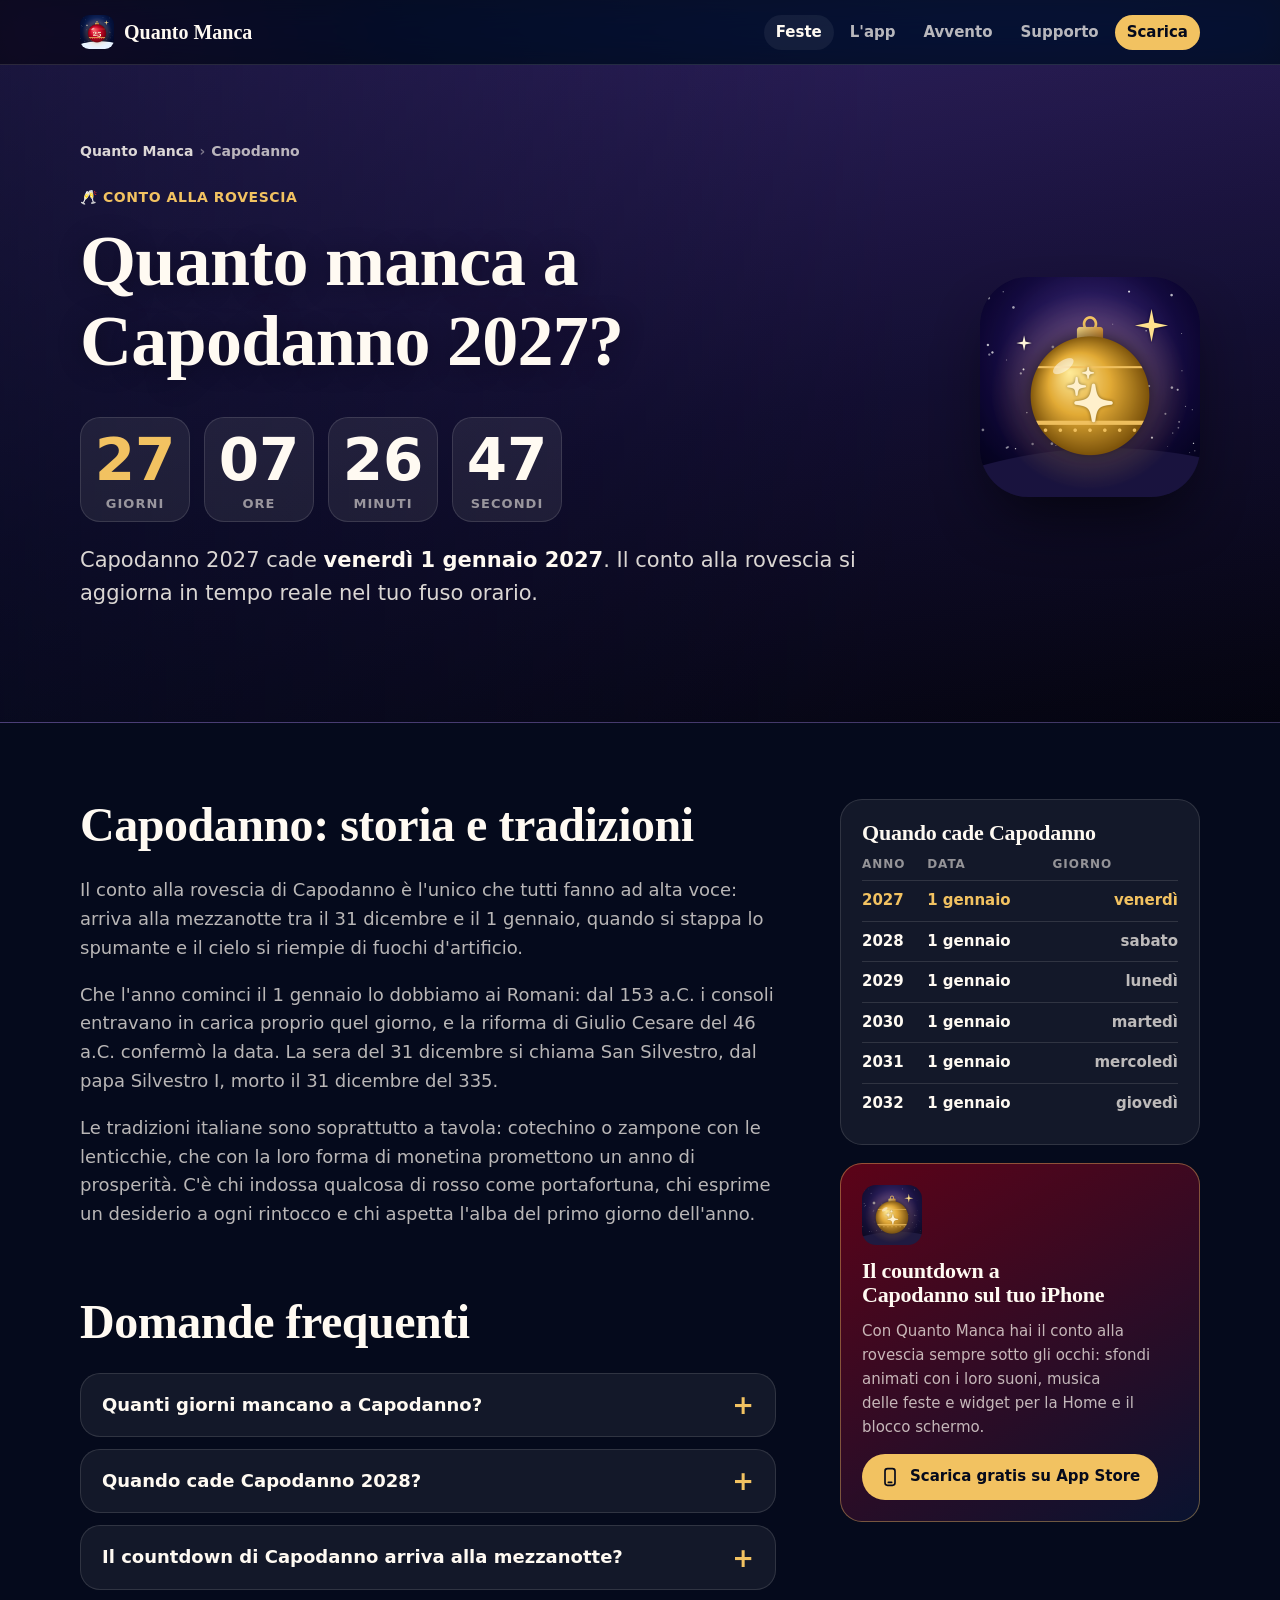
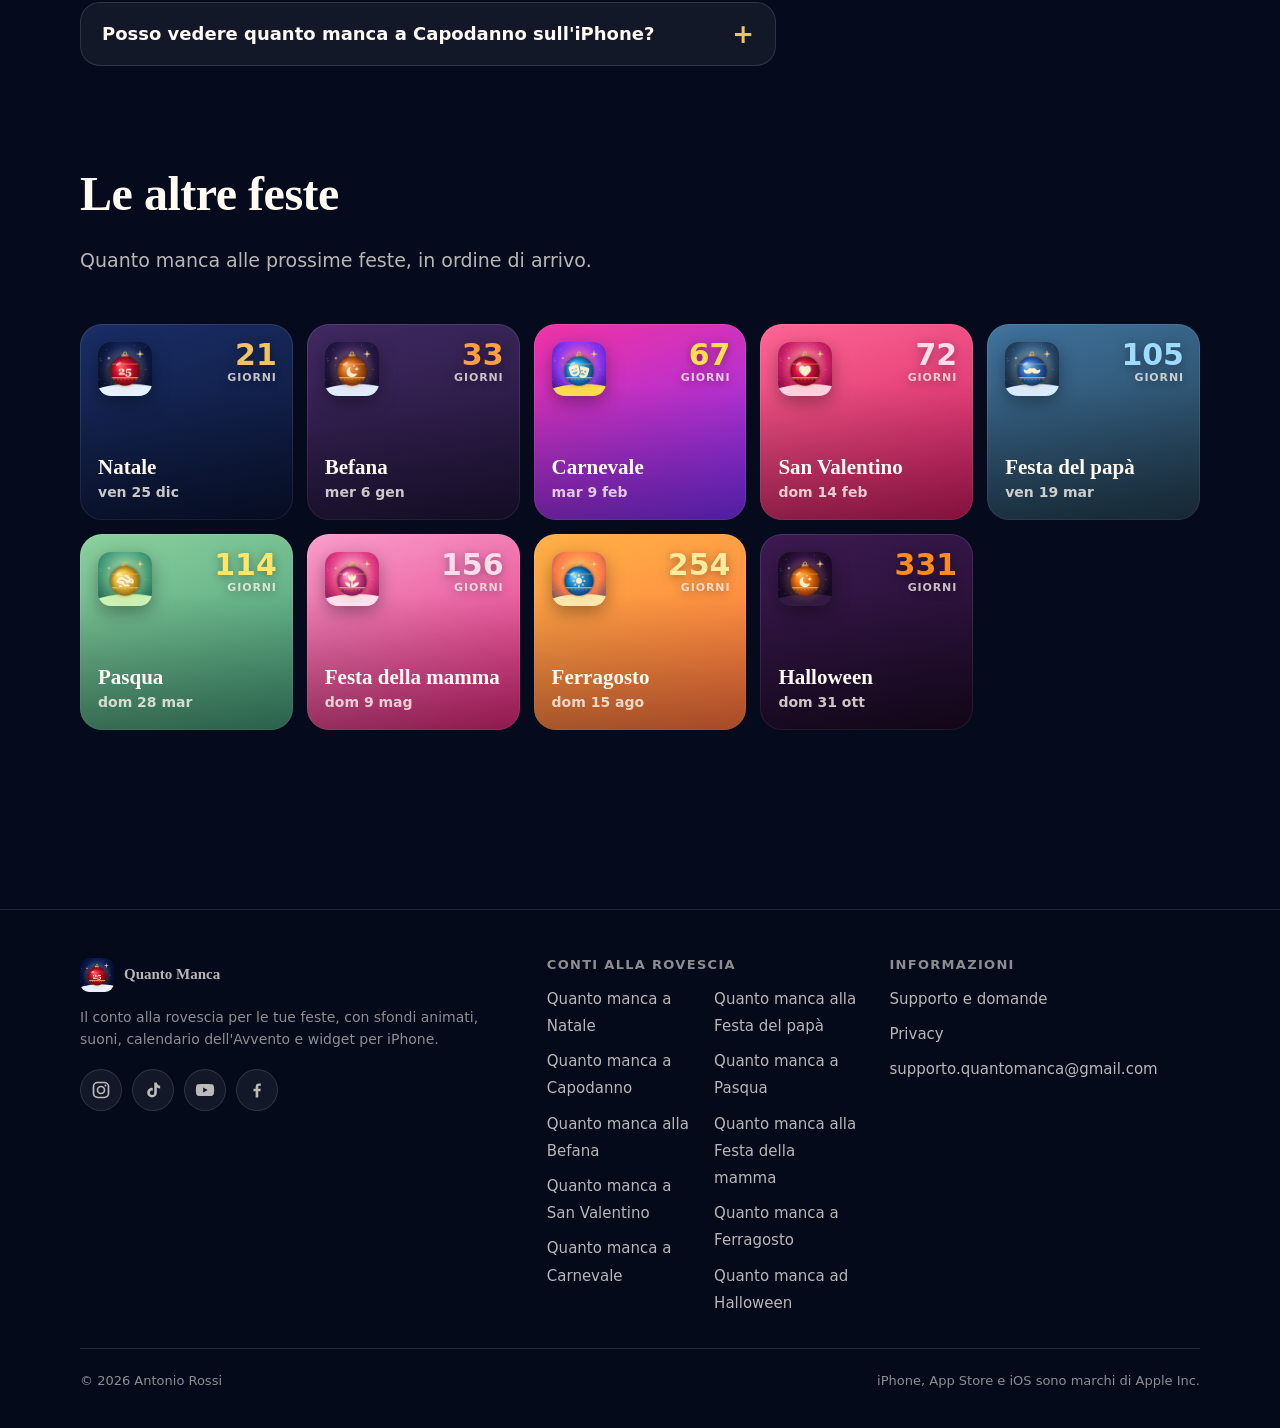
<file: quanto-manca-a-capodanno/index.html>
<!doctype html>
<html lang="it" class="no-js">
<head>
<meta charset="utf-8">
<meta name="viewport" content="width=device-width, initial-scale=1, viewport-fit=cover">
<title>Quanto manca a Capodanno 2027? Conto alla rovescia live</title>
<meta name="description" content="Quanti giorni mancano a Capodanno? Capodanno 2027 cade venerdì 1 gennaio: conto alla rovescia live in giorni, ore, minuti e secondi. Storia e tradizioni.">
<link rel="canonical" href="https://quantomanca.github.io/quanto-manca-a-capodanno/">
<meta name="robots" content="index, follow, max-image-preview:large">
<meta name="author" content="Antonio Rossi">
<meta name="theme-color" content="#0A1433">
<meta name="apple-itunes-app" content="app-id=6830202016">
<meta property="og:type" content="website">
<meta property="og:site_name" content="Quanto Manca">
<meta property="og:locale" content="it_IT">
<meta property="og:title" content="Quanto manca a Capodanno 2027? Conto alla rovescia live">
<meta property="og:description" content="Quanti giorni mancano a Capodanno? Capodanno 2027 cade venerdì 1 gennaio: conto alla rovescia live in giorni, ore, minuti e secondi. Storia e tradizioni.">
<meta property="og:url" content="https://quantomanca.github.io/quanto-manca-a-capodanno/">
<meta property="og:image" content="https://quantomanca.github.io/assets/og/capodanno.jpg">
<meta property="og:image:width" content="1200">
<meta property="og:image:height" content="630">
<meta property="og:image:alt" content="Quanto manca a Capodanno?">
<meta name="twitter:card" content="summary_large_image">
<meta name="twitter:title" content="Quanto manca a Capodanno 2027? Conto alla rovescia live">
<meta name="twitter:description" content="Quanti giorni mancano a Capodanno? Capodanno 2027 cade venerdì 1 gennaio: conto alla rovescia live in giorni, ore, minuti e secondi. Storia e tradizioni.">
<meta name="twitter:image" content="https://quantomanca.github.io/assets/og/capodanno.jpg">
<link rel="icon" href="/favicon.ico" sizes="48x48">
<link rel="icon" href="/assets/favicon-32.png" type="image/png" sizes="32x32">
<link rel="apple-touch-icon" href="/apple-touch-icon.png">
<link rel="manifest" href="/site.webmanifest">
<link rel="stylesheet" href="/assets/site.css?v=5">
<script src="/assets/site.js?v=5" defer></script>
<script type="application/ld+json">{"@context": "https://schema.org", "@type": "BreadcrumbList", "itemListElement": [{"@type": "ListItem", "position": 1, "name": "Quanto Manca", "item": "https://quantomanca.github.io/"}, {"@type": "ListItem", "position": 2, "name": "Quanto manca a Capodanno", "item": "https://quantomanca.github.io/quanto-manca-a-capodanno/"}]}</script>
<script type="application/ld+json">{"@context": "https://schema.org", "@type": "WebPage", "name": "Quanto manca a Capodanno 2027? Conto alla rovescia live", "description": "Quanti giorni mancano a Capodanno? Capodanno 2027 cade venerdì 1 gennaio: conto alla rovescia live in giorni, ore, minuti e secondi. Storia e tradizioni.", "url": "https://quantomanca.github.io/quanto-manca-a-capodanno/", "inLanguage": "it-IT", "isPartOf": {"@type": "WebSite", "name": "Quanto Manca", "url": "https://quantomanca.github.io/"}}</script>
<script type="application/ld+json">{"@context": "https://schema.org", "@type": "FAQPage", "mainEntity": [{"@type": "Question", "name": "Quanti giorni mancano a Capodanno?", "acceptedAnswer": {"@type": "Answer", "text": "Capodanno 2027 cade venerdì 1 gennaio. Il conto alla rovescia in cima alla pagina mostra in tempo reale i giorni, le ore, i minuti e i secondi che mancano, calcolati nel tuo fuso orario."}}, {"@type": "Question", "name": "Quando cade Capodanno 2028?", "acceptedAnswer": {"@type": "Answer", "text": "Capodanno 2028 cade sabato 1 gennaio 2028."}}, {"@type": "Question", "name": "Il countdown di Capodanno arriva alla mezzanotte?", "acceptedAnswer": {"@type": "Answer", "text": "Sì: il conto alla rovescia arriva alla mezzanotte del 1 gennaio nel tuo fuso orario, così puoi seguirlo fino all'ultimo secondo, ovunque ti trovi."}}, {"@type": "Question", "name": "Posso vedere quanto manca a Capodanno sull'iPhone?", "acceptedAnswer": {"@type": "Answer", "text": "Sì, con l'app gratuita Quanto Manca: aggiungi il widget alla schermata Home o al blocco schermo e vedi i giorni che mancano a Capodanno senza aprire l'app."}}]}</script>
</head>
<body>
<a class="skip" href="#contenuto">Vai al contenuto</a>
<header class="site-header">
<div class="wrap">
<a class="logo" href="/" aria-label="Quanto Manca, pagina iniziale"><img src="/assets/icons/app-64.png" alt="" width="34" height="34">Quanto Manca</a>
<nav class="site-nav" aria-label="Principale">
<a href="/#feste" aria-current="page">Feste</a>
<a href="/#app">L'app</a>
<a href="/#avvento">Avvento</a>
<a href="/supporto.html">Supporto</a>
<a class="nav-cta" href="/#scarica">Scarica</a>
</nav>
</div>
</header>
<main id="contenuto">
<section class="h-hero" style="--c1:#332466;--c2:#140F33;--c3:#05050F;--accent:#F2C261" data-countdown="fixed:1:1">
<canvas class="scene-bg" data-scene="fireworks" data-accent="#F2C261" aria-hidden="true"></canvas>
<div class="wrap h-hero-grid">
<div>
<nav class="breadcrumb" aria-label="Percorso"><a href="/">Quanto Manca</a><span aria-hidden="true">›</span><span>Capodanno</span></nav>
<p class="eyebrow">🥂 Conto alla rovescia</p>
<h1>Quanto manca a Capodanno <span data-next-year>2027</span>?</h1>
<div class="countdown" role="timer" aria-live="off">
<div class="unit"><span class="num" data-u="d">–</span><span class="lbl">giorni</span></div>
<div class="unit"><span class="num" data-u="h">–</span><span class="lbl">ore</span></div>
<div class="unit"><span class="num" data-u="m">–</span><span class="lbl">minuti</span></div>
<div class="unit"><span class="num" data-u="s">–</span><span class="lbl">secondi</span></div>
</div>
<p class="countdown-today">Buon anno! 🥂</p>
<p class="lead">Capodanno <span data-next-year>2027</span> cade <strong data-next-long>venerdì 1 gennaio 2027</strong>. Il conto alla rovescia si aggiorna in tempo reale nel tuo fuso orario.</p>
</div>
<img class="h-hero-icon" src="/assets/icons/capodanno-lg.png" alt="Icona Capodanno di Quanto Manca" width="200" height="200">
</div>
</section>
<div class="wrap h-body">
<article class="prose">
<h2>Capodanno: storia e tradizioni</h2>
<p>Il conto alla rovescia di Capodanno è l&#x27;unico che tutti fanno ad alta voce: arriva alla mezzanotte tra il 31 dicembre e il 1 gennaio, quando si stappa lo spumante e il cielo si riempie di fuochi d&#x27;artificio.</p>
<p>Che l&#x27;anno cominci il 1 gennaio lo dobbiamo ai Romani: dal 153 a.C. i consoli entravano in carica proprio quel giorno, e la riforma di Giulio Cesare del 46 a.C. confermò la data. La sera del 31 dicembre si chiama San Silvestro, dal papa Silvestro I, morto il 31 dicembre del 335.</p>
<p>Le tradizioni italiane sono soprattutto a tavola: cotechino o zampone con le lenticchie, che con la loro forma di monetina promettono un anno di prosperità. C&#x27;è chi indossa qualcosa di rosso come portafortuna, chi esprime un desiderio a ogni rintocco e chi aspetta l&#x27;alba del primo giorno dell&#x27;anno.</p>
<h2 style="margin-top:1.4em">Domande frequenti</h2>
<div class="faq">
<details><summary>Quanti giorni mancano a Capodanno?</summary><div><p>Capodanno 2027 cade venerdì 1 gennaio. Il conto alla rovescia in cima alla pagina mostra in tempo reale i giorni, le ore, i minuti e i secondi che mancano, calcolati nel tuo fuso orario.</p></div></details>
<details><summary>Quando cade Capodanno 2028?</summary><div><p>Capodanno 2028 cade sabato 1 gennaio 2028.</p></div></details>
<details><summary>Il countdown di Capodanno arriva alla mezzanotte?</summary><div><p>Sì: il conto alla rovescia arriva alla mezzanotte del 1 gennaio nel tuo fuso orario, così puoi seguirlo fino all'ultimo secondo, ovunque ti trovi.</p></div></details>
<details><summary>Posso vedere quanto manca a Capodanno sull&#x27;iPhone?</summary><div><p>Sì, con l'app gratuita Quanto Manca: aggiungi il widget alla schermata Home o al blocco schermo e vedi i giorni che mancano a Capodanno senza aprire l'app.</p></div></details>
</div>
</article>
<aside class="side">
<div class="side-card">
<h2>Quando cade Capodanno</h2>
<table class="dates">
<thead><tr><th>Anno</th><th>Data</th><th>Giorno</th></tr></thead>
<tbody>
<tr><td>2027</td><td>1 gennaio</td><td>venerdì</td></tr>
<tr><td>2028</td><td>1 gennaio</td><td>sabato</td></tr>
<tr><td>2029</td><td>1 gennaio</td><td>lunedì</td></tr>
<tr><td>2030</td><td>1 gennaio</td><td>martedì</td></tr>
<tr><td>2031</td><td>1 gennaio</td><td>mercoledì</td></tr>
<tr><td>2032</td><td>1 gennaio</td><td>giovedì</td></tr>
</tbody>
</table>
</div>
<div class="app-card">
<img src="/assets/icons/capodanno.png" alt="" width="60" height="60" loading="lazy">
<h2>Il countdown a Capodanno sul tuo iPhone</h2>
<p>Con Quanto Manca hai il conto alla rovescia sempre sotto gli occhi: sfondi animati con i loro suoni, musica delle feste e widget per la Home e il blocco schermo.</p>
<div class="btn-row"><a class="btn btn-primary " href="https://apps.apple.com/app/apple-store/id6830202016?pt=128950161&amp;ct=sito&amp;mt=8"><svg viewBox="0 0 24 24" aria-hidden="true"><rect x="6" y="2" width="12" height="20" rx="3" fill="none" stroke="currentColor" stroke-width="2"/><path d="M10 18.5h4" stroke="currentColor" stroke-width="2" stroke-linecap="round"/></svg>Scarica gratis su App Store</a></div>
</div>
</aside>
</div>
<section class="section">
<div class="wrap">
<div class="section-head"><h2>Le altre feste</h2><p>Quanto manca alle prossime feste, in ordine di arrivo.</p></div>
<div class="holiday-grid">
<a class="holiday-card" href="/quanto-manca-a-natale/" style="--c1:#1A2E66;--c2:#0A1433;--c3:#050A1C;--accent:#F2C261" data-rule="fixed:12:25">
<img src="/assets/icons/natale.png" alt="" width="54" height="54" loading="lazy">
<span class="hc-days" data-days-to="fixed:12:25"><span data-n>27</span><small data-l>giorni</small></span>
<span class="hc-name">Natale</span>
<span class="hc-date" data-date-of="fixed:12:25">ven 25 dic</span>
<span class="hc-badge" hidden>La prossima</span>
</a>
<a class="holiday-card" href="/quanto-manca-alla-befana/" style="--c1:#402961;--c2:#1F1438;--c3:#0A0814;--accent:#FF9E3D" data-rule="fixed:1:6">
<img src="/assets/icons/befana.png" alt="" width="54" height="54" loading="lazy">
<span class="hc-days" data-days-to="fixed:1:6"><span data-n>39</span><small data-l>giorni</small></span>
<span class="hc-name">Befana</span>
<span class="hc-date" data-date-of="fixed:1:6">mer 6 gen</span>
<span class="hc-badge" hidden>La prossima</span>
</a>
<a class="holiday-card" href="/quanto-manca-a-carnevale/" style="--c1:#F233A6;--c2:#7A2EF7;--c3:#290A4C;--accent:#FFE04C" data-rule="easter:-47">
<img src="/assets/icons/carnevale.png" alt="" width="54" height="54" loading="lazy">
<span class="hc-days" data-days-to="easter:-47"><span data-n>73</span><small data-l>giorni</small></span>
<span class="hc-name">Carnevale</span>
<span class="hc-date" data-date-of="easter:-47">mar 9 feb</span>
<span class="hc-badge" hidden>La prossima</span>
</a>
<a class="holiday-card" href="/quanto-manca-a-san-valentino/" style="--c1:#FF6694;--c2:#C71A5C;--c3:#5C082E;--accent:#FFDBEB" data-rule="fixed:2:14">
<img src="/assets/icons/san-valentino.png" alt="" width="54" height="54" loading="lazy">
<span class="hc-days" data-days-to="fixed:2:14"><span data-n>78</span><small data-l>giorni</small></span>
<span class="hc-name">San Valentino</span>
<span class="hc-date" data-date-of="fixed:2:14">dom 14 feb</span>
<span class="hc-badge" hidden>La prossima</span>
</a>
<a class="holiday-card" href="/quanto-manca-alla-festa-del-papa/" style="--c1:#40739E;--c2:#213B4C;--c3:#0F1F29;--accent:#9EDBFF" data-rule="fixed:3:19">
<img src="/assets/icons/festa-del-papa.png" alt="" width="54" height="54" loading="lazy">
<span class="hc-days" data-days-to="fixed:3:19"><span data-n>111</span><small data-l>giorni</small></span>
<span class="hc-name">Festa del papà</span>
<span class="hc-date" data-date-of="fixed:3:19">ven 19 mar</span>
<span class="hc-badge" hidden>La prossima</span>
</a>
<a class="holiday-card" href="/quanto-manca-a-pasqua/" style="--c1:#8CD19E;--c2:#409473;--c3:#144C3D;--accent:#FFE666" data-rule="easter:0">
<img src="/assets/icons/pasqua.png" alt="" width="54" height="54" loading="lazy">
<span class="hc-days" data-days-to="easter:0"><span data-n>120</span><small data-l>giorni</small></span>
<span class="hc-name">Pasqua</span>
<span class="hc-date" data-date-of="easter:0">dom 28 mar</span>
<span class="hc-badge" hidden>La prossima</span>
</a>
<a class="holiday-card" href="/quanto-manca-alla-festa-della-mamma/" style="--c1:#FA9ECC;--c2:#DB2678;--c3:#6B0F3B;--accent:#FFDBEB" data-rule="nth:5:6:2">
<img src="/assets/icons/festa-della-mamma.png" alt="" width="54" height="54" loading="lazy">
<span class="hc-days" data-days-to="nth:5:6:2"><span data-n>162</span><small data-l>giorni</small></span>
<span class="hc-name">Festa della mamma</span>
<span class="hc-date" data-date-of="nth:5:6:2">dom 9 mag</span>
<span class="hc-badge" hidden>La prossima</span>
</a>
<a class="holiday-card" href="/quanto-manca-a-ferragosto/" style="--c1:#FFB247;--c2:#FF703D;--c3:#1F3D73;--accent:#FFEB9E" data-rule="fixed:8:15">
<img src="/assets/icons/ferragosto.png" alt="" width="54" height="54" loading="lazy">
<span class="hc-days" data-days-to="fixed:8:15"><span data-n>260</span><small data-l>giorni</small></span>
<span class="hc-name">Ferragosto</span>
<span class="hc-date" data-date-of="fixed:8:15">dom 15 ago</span>
<span class="hc-badge" hidden>La prossima</span>
</a>
<a class="holiday-card" href="/quanto-manca-ad-halloween/" style="--c1:#3D1A52;--c2:#1A0A24;--c3:#0A050F;--accent:#FF8C1A" data-rule="fixed:10:31">
<img src="/assets/icons/halloween.png" alt="" width="54" height="54" loading="lazy">
<span class="hc-days" data-days-to="fixed:10:31"><span data-n>337</span><small data-l>giorni</small></span>
<span class="hc-name">Halloween</span>
<span class="hc-date" data-date-of="fixed:10:31">dom 31 ott</span>
<span class="hc-badge" hidden>La prossima</span>
</a>
</div>
</div>
</section>
</main>
<footer class="site-footer">
<div class="wrap">
<div class="footer-grid">
<div>
<a class="logo" href="/"><img src="/assets/icons/app-64.png" alt="" width="34" height="34" loading="lazy">Quanto Manca</a>
<p style="margin-top:14px">Il conto alla rovescia per le tue feste, con sfondi animati, suoni, calendario dell'Avvento e widget per iPhone.</p>
<ul class="social" aria-label="Quanto Manca sui social">
<li><a href="https://www.instagram.com/quantomanca.app/" rel="me noopener" aria-label="Quanto Manca su Instagram"><svg viewBox="0 0 24 24" aria-hidden="true"><rect x="3" y="3" width="18" height="18" rx="5" fill="none" stroke="currentColor" stroke-width="2"/><circle cx="12" cy="12" r="4.2" fill="none" stroke="currentColor" stroke-width="2"/><circle cx="17.3" cy="6.7" r="1.2" fill="currentColor"/></svg></a></li>
<li><a href="https://www.tiktok.com/@quantomanca.app" rel="me noopener" aria-label="Quanto Manca su TikTok"><svg viewBox="0 0 24 24" aria-hidden="true"><path fill="currentColor" d="M16.6 3c.3 2.2 1.8 3.8 4 4v3.2c-1.5 0-2.9-.5-4-1.2v6.2a5.8 5.8 0 1 1-5.8-5.8c.3 0 .6 0 .9.1v3.3a2.6 2.6 0 1 0 1.8 2.4V3h3.1z"/></svg></a></li>
<li><a href="https://www.youtube.com/@quantomanca_app" rel="me noopener" aria-label="Quanto Manca su YouTube"><svg viewBox="0 0 24 24" aria-hidden="true"><path fill="currentColor" fill-rule="evenodd" d="M22.5 7.2a2.8 2.8 0 0 0-2-2C18.8 4.7 12 4.7 12 4.7s-6.8 0-8.5.5a2.8 2.8 0 0 0-2 2A29 29 0 0 0 1 12a29 29 0 0 0 .5 4.8 2.8 2.8 0 0 0 2 2c1.7.5 8.5.5 8.5.5s6.8 0 8.5-.5a2.8 2.8 0 0 0 2-2A29 29 0 0 0 23 12a29 29 0 0 0-.5-4.8zM9.8 15.1V8.9l5.4 3.1-5.4 3.1z"/></svg></a></li>
<li><a href="https://www.facebook.com/profile.php?id=61596268028960" rel="me noopener" aria-label="Quanto Manca su Facebook"><svg viewBox="0 0 24 24" aria-hidden="true"><path fill="currentColor" d="M13.5 21v-7.6h2.6l.4-3h-3V8.5c0-.9.3-1.5 1.5-1.5h1.6V4.3c-.3 0-1.2-.1-2.3-.1-2.3 0-3.9 1.4-3.9 4v2.2H7.8v3h2.6V21h3.1z"/></svg></a></li>
</ul>
</div>
<div>
<h2>Conti alla rovescia</h2>
<ul class="footer-cols">
<li><a href="/quanto-manca-a-natale/">Quanto manca a Natale</a></li>
<li><a href="/quanto-manca-a-capodanno/">Quanto manca a Capodanno</a></li>
<li><a href="/quanto-manca-alla-befana/">Quanto manca alla Befana</a></li>
<li><a href="/quanto-manca-a-san-valentino/">Quanto manca a San Valentino</a></li>
<li><a href="/quanto-manca-a-carnevale/">Quanto manca a Carnevale</a></li>
<li><a href="/quanto-manca-alla-festa-del-papa/">Quanto manca alla Festa del papà</a></li>
<li><a href="/quanto-manca-a-pasqua/">Quanto manca a Pasqua</a></li>
<li><a href="/quanto-manca-alla-festa-della-mamma/">Quanto manca alla Festa della mamma</a></li>
<li><a href="/quanto-manca-a-ferragosto/">Quanto manca a Ferragosto</a></li>
<li><a href="/quanto-manca-ad-halloween/">Quanto manca ad Halloween</a></li>
</ul>
</div>
<div>
<h2>Informazioni</h2>
<ul>
<li><a href="/supporto.html">Supporto e domande</a></li>
<li><a href="/privacy.html">Privacy</a></li>
<li><a href="mailto:supporto.quantomanca@gmail.com">supporto.quantomanca@gmail.com</a></li>
</ul>
</div>
</div>
<div class="copy"><span>© 2026 Antonio Rossi</span><span>iPhone, App Store e iOS sono marchi di Apple Inc.</span></div>
</div>
</footer>
</body>
</html>
</file>
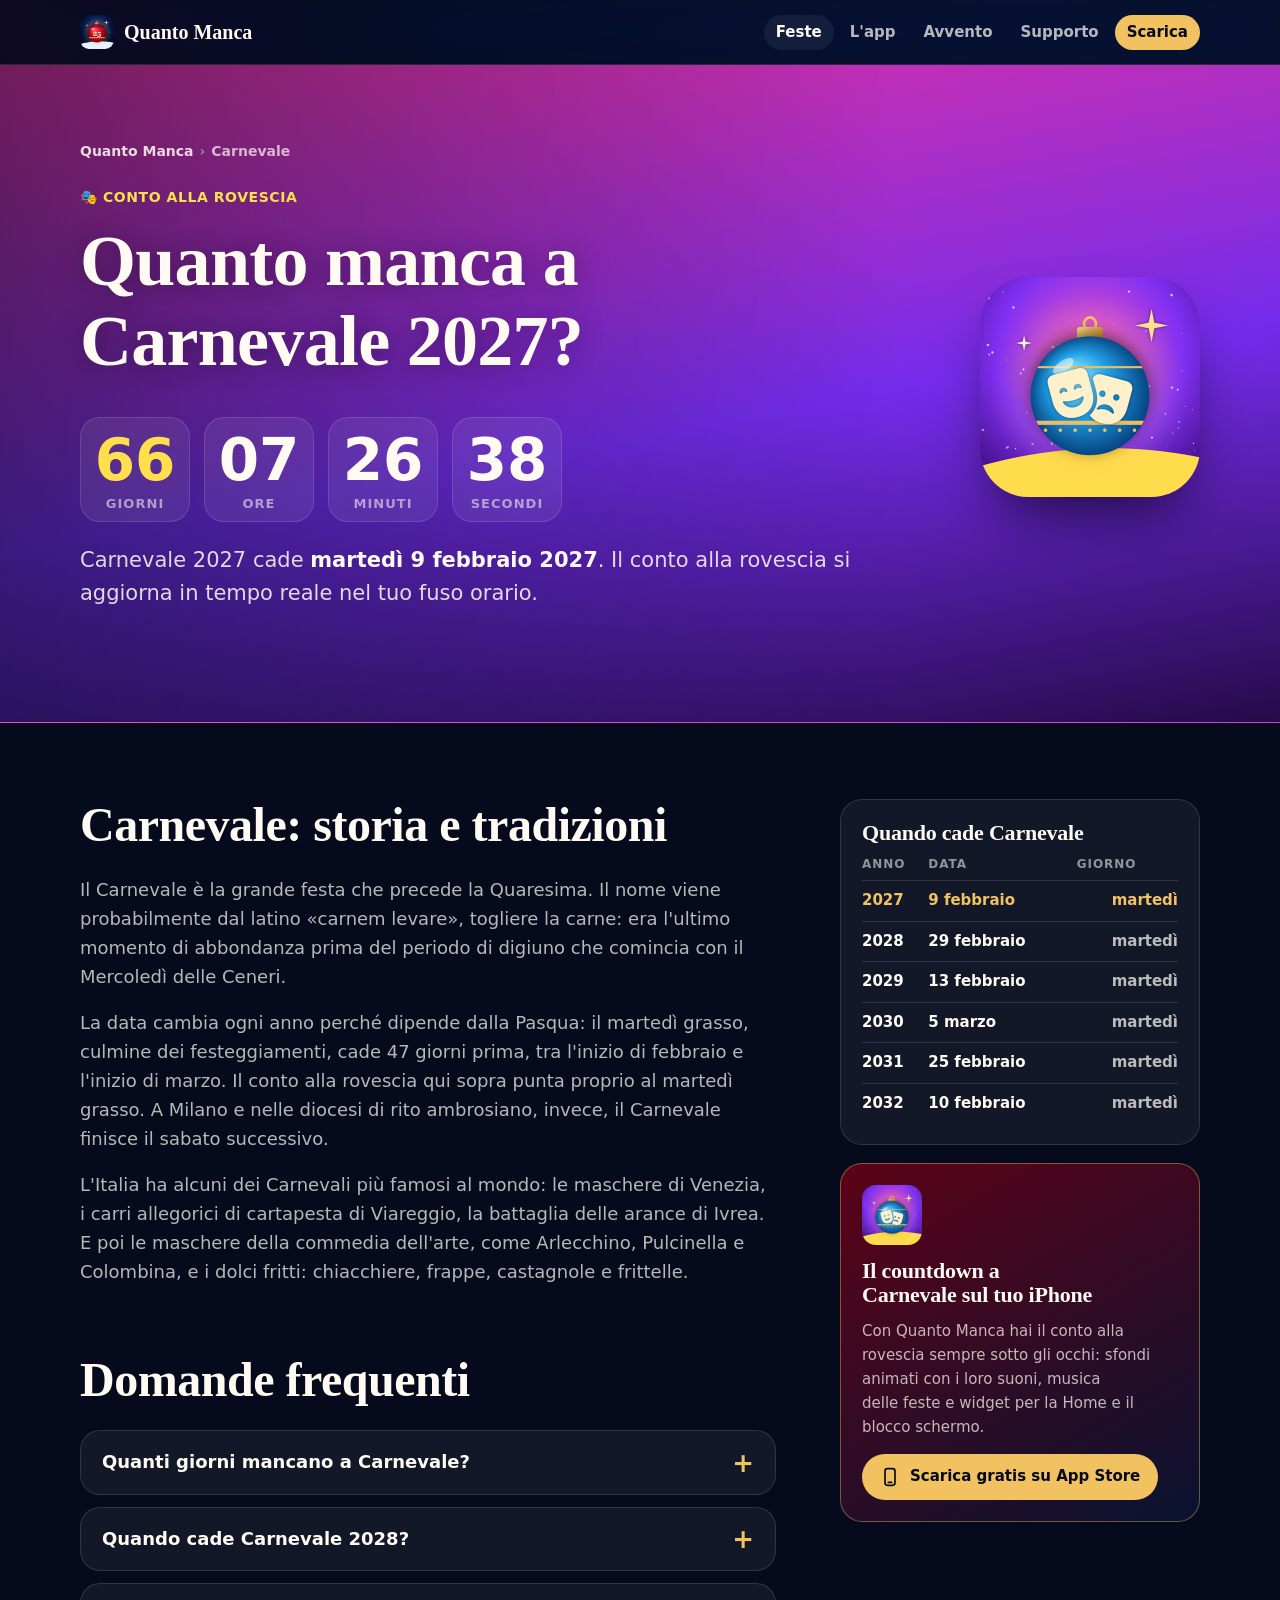
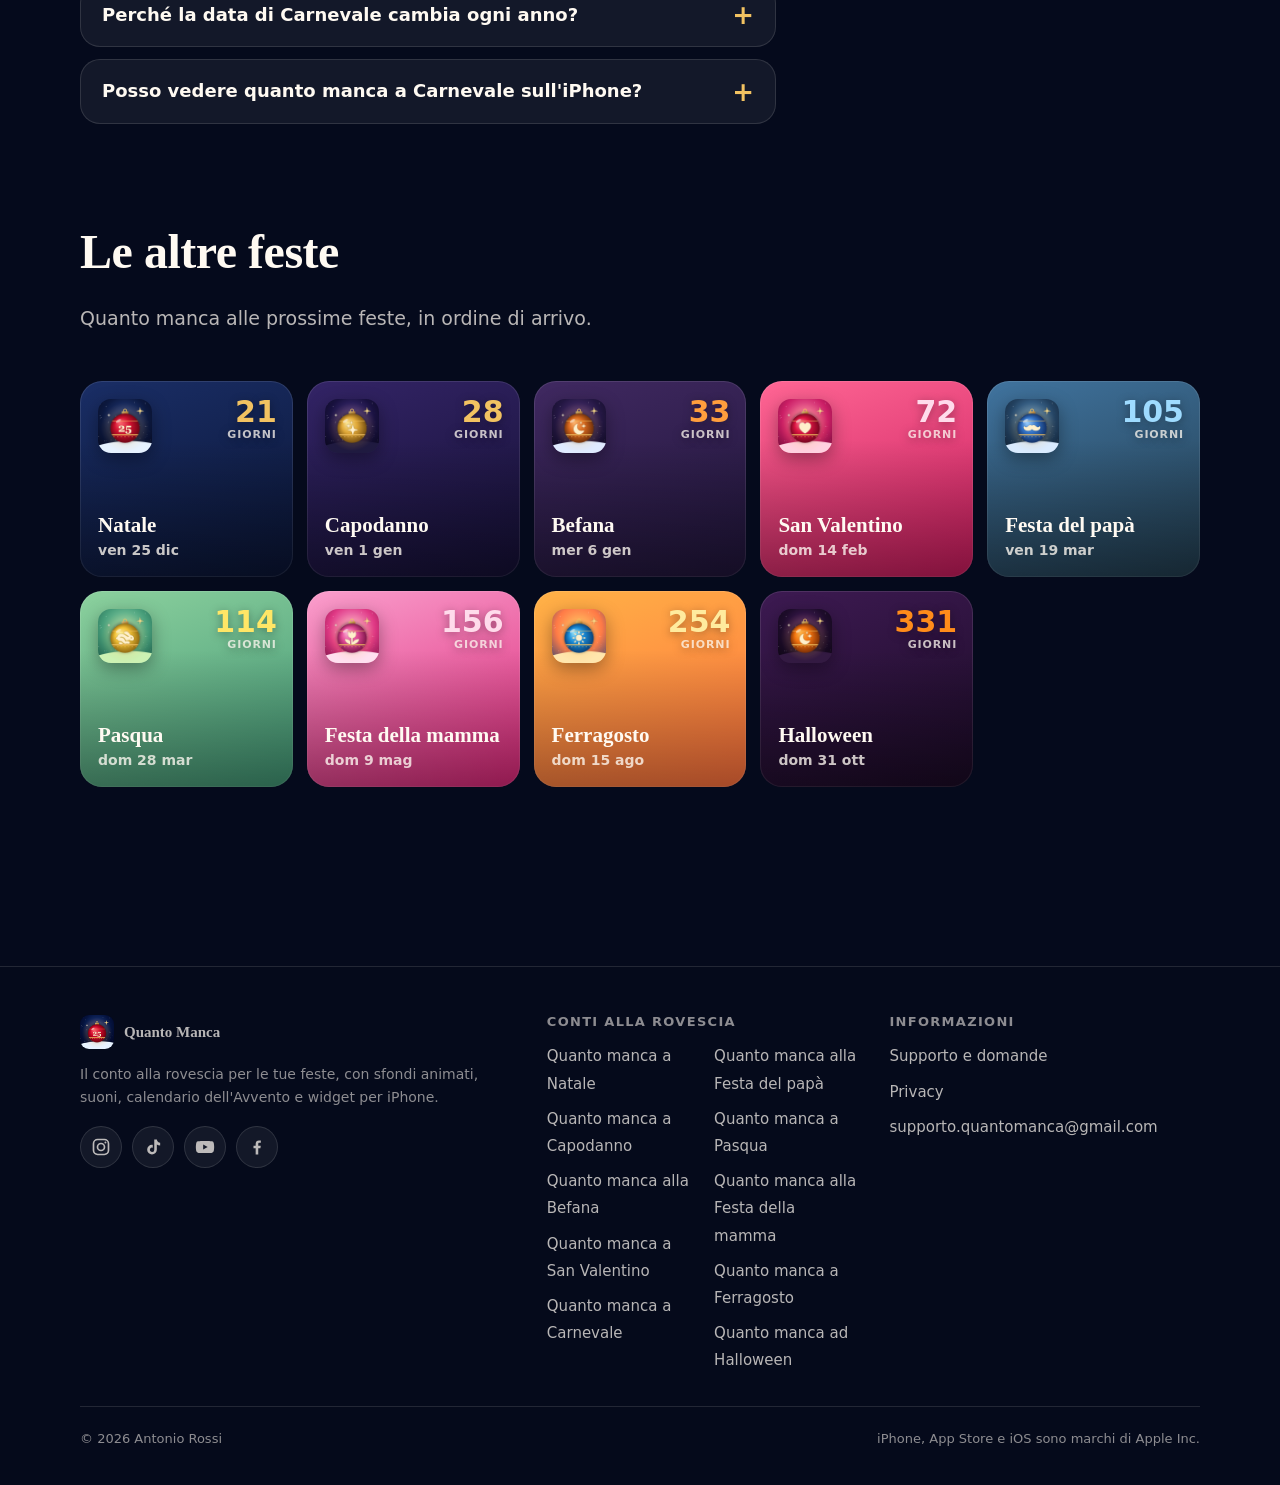
<file: quanto-manca-a-carnevale/index.html>
<!doctype html>
<html lang="it" class="no-js">
<head>
<meta charset="utf-8">
<meta name="viewport" content="width=device-width, initial-scale=1, viewport-fit=cover">
<title>Quanto manca a Carnevale 2027? Conto alla rovescia live</title>
<meta name="description" content="Quanti giorni mancano a Carnevale? Carnevale 2027 cade martedì 9 febbraio: conto alla rovescia live in giorni, ore, minuti e secondi. Storia e tradizioni.">
<link rel="canonical" href="https://quantomanca.github.io/quanto-manca-a-carnevale/">
<meta name="robots" content="index, follow, max-image-preview:large">
<meta name="author" content="Antonio Rossi">
<meta name="theme-color" content="#0A1433">
<meta name="apple-itunes-app" content="app-id=6830202016">
<meta property="og:type" content="website">
<meta property="og:site_name" content="Quanto Manca">
<meta property="og:locale" content="it_IT">
<meta property="og:title" content="Quanto manca a Carnevale 2027? Conto alla rovescia live">
<meta property="og:description" content="Quanti giorni mancano a Carnevale? Carnevale 2027 cade martedì 9 febbraio: conto alla rovescia live in giorni, ore, minuti e secondi. Storia e tradizioni.">
<meta property="og:url" content="https://quantomanca.github.io/quanto-manca-a-carnevale/">
<meta property="og:image" content="https://quantomanca.github.io/assets/og/carnevale.jpg">
<meta property="og:image:width" content="1200">
<meta property="og:image:height" content="630">
<meta property="og:image:alt" content="Quanto manca a Carnevale?">
<meta name="twitter:card" content="summary_large_image">
<meta name="twitter:title" content="Quanto manca a Carnevale 2027? Conto alla rovescia live">
<meta name="twitter:description" content="Quanti giorni mancano a Carnevale? Carnevale 2027 cade martedì 9 febbraio: conto alla rovescia live in giorni, ore, minuti e secondi. Storia e tradizioni.">
<meta name="twitter:image" content="https://quantomanca.github.io/assets/og/carnevale.jpg">
<link rel="icon" href="/favicon.ico" sizes="48x48">
<link rel="icon" href="/assets/favicon-32.png" type="image/png" sizes="32x32">
<link rel="apple-touch-icon" href="/apple-touch-icon.png">
<link rel="manifest" href="/site.webmanifest">
<link rel="stylesheet" href="/assets/site.css?v=5">
<script src="/assets/site.js?v=5" defer></script>
<script type="application/ld+json">{"@context": "https://schema.org", "@type": "BreadcrumbList", "itemListElement": [{"@type": "ListItem", "position": 1, "name": "Quanto Manca", "item": "https://quantomanca.github.io/"}, {"@type": "ListItem", "position": 2, "name": "Quanto manca a Carnevale", "item": "https://quantomanca.github.io/quanto-manca-a-carnevale/"}]}</script>
<script type="application/ld+json">{"@context": "https://schema.org", "@type": "WebPage", "name": "Quanto manca a Carnevale 2027? Conto alla rovescia live", "description": "Quanti giorni mancano a Carnevale? Carnevale 2027 cade martedì 9 febbraio: conto alla rovescia live in giorni, ore, minuti e secondi. Storia e tradizioni.", "url": "https://quantomanca.github.io/quanto-manca-a-carnevale/", "inLanguage": "it-IT", "isPartOf": {"@type": "WebSite", "name": "Quanto Manca", "url": "https://quantomanca.github.io/"}}</script>
<script type="application/ld+json">{"@context": "https://schema.org", "@type": "FAQPage", "mainEntity": [{"@type": "Question", "name": "Quanti giorni mancano a Carnevale?", "acceptedAnswer": {"@type": "Answer", "text": "Carnevale 2027 cade martedì 9 febbraio. Il conto alla rovescia in cima alla pagina mostra in tempo reale i giorni, le ore, i minuti e i secondi che mancano, calcolati nel tuo fuso orario."}}, {"@type": "Question", "name": "Quando cade Carnevale 2028?", "acceptedAnswer": {"@type": "Answer", "text": "Carnevale 2028 cade martedì 29 febbraio 2028."}}, {"@type": "Question", "name": "Perché la data di Carnevale cambia ogni anno?", "acceptedAnswer": {"@type": "Answer", "text": "Perché è legata alla Pasqua, che è una festa mobile: il martedì grasso cade sempre 47 giorni prima di Pasqua."}}, {"@type": "Question", "name": "Posso vedere quanto manca a Carnevale sull'iPhone?", "acceptedAnswer": {"@type": "Answer", "text": "Sì, con l'app gratuita Quanto Manca: aggiungi il widget alla schermata Home o al blocco schermo e vedi i giorni che mancano a Carnevale senza aprire l'app."}}]}</script>
</head>
<body>
<a class="skip" href="#contenuto">Vai al contenuto</a>
<header class="site-header">
<div class="wrap">
<a class="logo" href="/" aria-label="Quanto Manca, pagina iniziale"><img src="/assets/icons/app-64.png" alt="" width="34" height="34">Quanto Manca</a>
<nav class="site-nav" aria-label="Principale">
<a href="/#feste" aria-current="page">Feste</a>
<a href="/#app">L'app</a>
<a href="/#avvento">Avvento</a>
<a href="/supporto.html">Supporto</a>
<a class="nav-cta" href="/#scarica">Scarica</a>
</nav>
</div>
</header>
<main id="contenuto">
<section class="h-hero" style="--c1:#F233A6;--c2:#7A2EF7;--c3:#290A4C;--accent:#FFE04C" data-countdown="easter:-47">
<canvas class="scene-bg" data-scene="confetti" data-accent="#FFE04C" aria-hidden="true"></canvas>
<div class="wrap h-hero-grid">
<div>
<nav class="breadcrumb" aria-label="Percorso"><a href="/">Quanto Manca</a><span aria-hidden="true">›</span><span>Carnevale</span></nav>
<p class="eyebrow">🎭 Conto alla rovescia</p>
<h1>Quanto manca a Carnevale <span data-next-year>2027</span>?</h1>
<div class="countdown" role="timer" aria-live="off">
<div class="unit"><span class="num" data-u="d">–</span><span class="lbl">giorni</span></div>
<div class="unit"><span class="num" data-u="h">–</span><span class="lbl">ore</span></div>
<div class="unit"><span class="num" data-u="m">–</span><span class="lbl">minuti</span></div>
<div class="unit"><span class="num" data-u="s">–</span><span class="lbl">secondi</span></div>
</div>
<p class="countdown-today">Buon Carnevale! 🎭</p>
<p class="lead">Carnevale <span data-next-year>2027</span> cade <strong data-next-long>martedì 9 febbraio 2027</strong>. Il conto alla rovescia si aggiorna in tempo reale nel tuo fuso orario.</p>
</div>
<img class="h-hero-icon" src="/assets/icons/carnevale-lg.png" alt="Icona Carnevale di Quanto Manca" width="200" height="200">
</div>
</section>
<div class="wrap h-body">
<article class="prose">
<h2>Carnevale: storia e tradizioni</h2>
<p>Il Carnevale è la grande festa che precede la Quaresima. Il nome viene probabilmente dal latino «carnem levare», togliere la carne: era l&#x27;ultimo momento di abbondanza prima del periodo di digiuno che comincia con il Mercoledì delle Ceneri.</p>
<p>La data cambia ogni anno perché dipende dalla Pasqua: il martedì grasso, culmine dei festeggiamenti, cade 47 giorni prima, tra l&#x27;inizio di febbraio e l&#x27;inizio di marzo. Il conto alla rovescia qui sopra punta proprio al martedì grasso. A Milano e nelle diocesi di rito ambrosiano, invece, il Carnevale finisce il sabato successivo.</p>
<p>L&#x27;Italia ha alcuni dei Carnevali più famosi al mondo: le maschere di Venezia, i carri allegorici di cartapesta di Viareggio, la battaglia delle arance di Ivrea. E poi le maschere della commedia dell&#x27;arte, come Arlecchino, Pulcinella e Colombina, e i dolci fritti: chiacchiere, frappe, castagnole e frittelle.</p>
<h2 style="margin-top:1.4em">Domande frequenti</h2>
<div class="faq">
<details><summary>Quanti giorni mancano a Carnevale?</summary><div><p>Carnevale 2027 cade martedì 9 febbraio. Il conto alla rovescia in cima alla pagina mostra in tempo reale i giorni, le ore, i minuti e i secondi che mancano, calcolati nel tuo fuso orario.</p></div></details>
<details><summary>Quando cade Carnevale 2028?</summary><div><p>Carnevale 2028 cade martedì 29 febbraio 2028.</p></div></details>
<details><summary>Perché la data di Carnevale cambia ogni anno?</summary><div><p>Perché è legata alla Pasqua, che è una festa mobile: il martedì grasso cade sempre 47 giorni prima di Pasqua.</p></div></details>
<details><summary>Posso vedere quanto manca a Carnevale sull&#x27;iPhone?</summary><div><p>Sì, con l'app gratuita Quanto Manca: aggiungi il widget alla schermata Home o al blocco schermo e vedi i giorni che mancano a Carnevale senza aprire l'app.</p></div></details>
</div>
</article>
<aside class="side">
<div class="side-card">
<h2>Quando cade Carnevale</h2>
<table class="dates">
<thead><tr><th>Anno</th><th>Data</th><th>Giorno</th></tr></thead>
<tbody>
<tr><td>2027</td><td>9 febbraio</td><td>martedì</td></tr>
<tr><td>2028</td><td>29 febbraio</td><td>martedì</td></tr>
<tr><td>2029</td><td>13 febbraio</td><td>martedì</td></tr>
<tr><td>2030</td><td>5 marzo</td><td>martedì</td></tr>
<tr><td>2031</td><td>25 febbraio</td><td>martedì</td></tr>
<tr><td>2032</td><td>10 febbraio</td><td>martedì</td></tr>
</tbody>
</table>
</div>
<div class="app-card">
<img src="/assets/icons/carnevale.png" alt="" width="60" height="60" loading="lazy">
<h2>Il countdown a Carnevale sul tuo iPhone</h2>
<p>Con Quanto Manca hai il conto alla rovescia sempre sotto gli occhi: sfondi animati con i loro suoni, musica delle feste e widget per la Home e il blocco schermo.</p>
<div class="btn-row"><a class="btn btn-primary " href="https://apps.apple.com/app/apple-store/id6830202016?pt=128950161&amp;ct=sito&amp;mt=8"><svg viewBox="0 0 24 24" aria-hidden="true"><rect x="6" y="2" width="12" height="20" rx="3" fill="none" stroke="currentColor" stroke-width="2"/><path d="M10 18.5h4" stroke="currentColor" stroke-width="2" stroke-linecap="round"/></svg>Scarica gratis su App Store</a></div>
</div>
</aside>
</div>
<section class="section">
<div class="wrap">
<div class="section-head"><h2>Le altre feste</h2><p>Quanto manca alle prossime feste, in ordine di arrivo.</p></div>
<div class="holiday-grid">
<a class="holiday-card" href="/quanto-manca-a-natale/" style="--c1:#1A2E66;--c2:#0A1433;--c3:#050A1C;--accent:#F2C261" data-rule="fixed:12:25">
<img src="/assets/icons/natale.png" alt="" width="54" height="54" loading="lazy">
<span class="hc-days" data-days-to="fixed:12:25"><span data-n>27</span><small data-l>giorni</small></span>
<span class="hc-name">Natale</span>
<span class="hc-date" data-date-of="fixed:12:25">ven 25 dic</span>
<span class="hc-badge" hidden>La prossima</span>
</a>
<a class="holiday-card" href="/quanto-manca-a-capodanno/" style="--c1:#332466;--c2:#140F33;--c3:#05050F;--accent:#F2C261" data-rule="fixed:1:1">
<img src="/assets/icons/capodanno.png" alt="" width="54" height="54" loading="lazy">
<span class="hc-days" data-days-to="fixed:1:1"><span data-n>34</span><small data-l>giorni</small></span>
<span class="hc-name">Capodanno</span>
<span class="hc-date" data-date-of="fixed:1:1">ven 1 gen</span>
<span class="hc-badge" hidden>La prossima</span>
</a>
<a class="holiday-card" href="/quanto-manca-alla-befana/" style="--c1:#402961;--c2:#1F1438;--c3:#0A0814;--accent:#FF9E3D" data-rule="fixed:1:6">
<img src="/assets/icons/befana.png" alt="" width="54" height="54" loading="lazy">
<span class="hc-days" data-days-to="fixed:1:6"><span data-n>39</span><small data-l>giorni</small></span>
<span class="hc-name">Befana</span>
<span class="hc-date" data-date-of="fixed:1:6">mer 6 gen</span>
<span class="hc-badge" hidden>La prossima</span>
</a>
<a class="holiday-card" href="/quanto-manca-a-san-valentino/" style="--c1:#FF6694;--c2:#C71A5C;--c3:#5C082E;--accent:#FFDBEB" data-rule="fixed:2:14">
<img src="/assets/icons/san-valentino.png" alt="" width="54" height="54" loading="lazy">
<span class="hc-days" data-days-to="fixed:2:14"><span data-n>78</span><small data-l>giorni</small></span>
<span class="hc-name">San Valentino</span>
<span class="hc-date" data-date-of="fixed:2:14">dom 14 feb</span>
<span class="hc-badge" hidden>La prossima</span>
</a>
<a class="holiday-card" href="/quanto-manca-alla-festa-del-papa/" style="--c1:#40739E;--c2:#213B4C;--c3:#0F1F29;--accent:#9EDBFF" data-rule="fixed:3:19">
<img src="/assets/icons/festa-del-papa.png" alt="" width="54" height="54" loading="lazy">
<span class="hc-days" data-days-to="fixed:3:19"><span data-n>111</span><small data-l>giorni</small></span>
<span class="hc-name">Festa del papà</span>
<span class="hc-date" data-date-of="fixed:3:19">ven 19 mar</span>
<span class="hc-badge" hidden>La prossima</span>
</a>
<a class="holiday-card" href="/quanto-manca-a-pasqua/" style="--c1:#8CD19E;--c2:#409473;--c3:#144C3D;--accent:#FFE666" data-rule="easter:0">
<img src="/assets/icons/pasqua.png" alt="" width="54" height="54" loading="lazy">
<span class="hc-days" data-days-to="easter:0"><span data-n>120</span><small data-l>giorni</small></span>
<span class="hc-name">Pasqua</span>
<span class="hc-date" data-date-of="easter:0">dom 28 mar</span>
<span class="hc-badge" hidden>La prossima</span>
</a>
<a class="holiday-card" href="/quanto-manca-alla-festa-della-mamma/" style="--c1:#FA9ECC;--c2:#DB2678;--c3:#6B0F3B;--accent:#FFDBEB" data-rule="nth:5:6:2">
<img src="/assets/icons/festa-della-mamma.png" alt="" width="54" height="54" loading="lazy">
<span class="hc-days" data-days-to="nth:5:6:2"><span data-n>162</span><small data-l>giorni</small></span>
<span class="hc-name">Festa della mamma</span>
<span class="hc-date" data-date-of="nth:5:6:2">dom 9 mag</span>
<span class="hc-badge" hidden>La prossima</span>
</a>
<a class="holiday-card" href="/quanto-manca-a-ferragosto/" style="--c1:#FFB247;--c2:#FF703D;--c3:#1F3D73;--accent:#FFEB9E" data-rule="fixed:8:15">
<img src="/assets/icons/ferragosto.png" alt="" width="54" height="54" loading="lazy">
<span class="hc-days" data-days-to="fixed:8:15"><span data-n>260</span><small data-l>giorni</small></span>
<span class="hc-name">Ferragosto</span>
<span class="hc-date" data-date-of="fixed:8:15">dom 15 ago</span>
<span class="hc-badge" hidden>La prossima</span>
</a>
<a class="holiday-card" href="/quanto-manca-ad-halloween/" style="--c1:#3D1A52;--c2:#1A0A24;--c3:#0A050F;--accent:#FF8C1A" data-rule="fixed:10:31">
<img src="/assets/icons/halloween.png" alt="" width="54" height="54" loading="lazy">
<span class="hc-days" data-days-to="fixed:10:31"><span data-n>337</span><small data-l>giorni</small></span>
<span class="hc-name">Halloween</span>
<span class="hc-date" data-date-of="fixed:10:31">dom 31 ott</span>
<span class="hc-badge" hidden>La prossima</span>
</a>
</div>
</div>
</section>
</main>
<footer class="site-footer">
<div class="wrap">
<div class="footer-grid">
<div>
<a class="logo" href="/"><img src="/assets/icons/app-64.png" alt="" width="34" height="34" loading="lazy">Quanto Manca</a>
<p style="margin-top:14px">Il conto alla rovescia per le tue feste, con sfondi animati, suoni, calendario dell'Avvento e widget per iPhone.</p>
<ul class="social" aria-label="Quanto Manca sui social">
<li><a href="https://www.instagram.com/quantomanca.app/" rel="me noopener" aria-label="Quanto Manca su Instagram"><svg viewBox="0 0 24 24" aria-hidden="true"><rect x="3" y="3" width="18" height="18" rx="5" fill="none" stroke="currentColor" stroke-width="2"/><circle cx="12" cy="12" r="4.2" fill="none" stroke="currentColor" stroke-width="2"/><circle cx="17.3" cy="6.7" r="1.2" fill="currentColor"/></svg></a></li>
<li><a href="https://www.tiktok.com/@quantomanca.app" rel="me noopener" aria-label="Quanto Manca su TikTok"><svg viewBox="0 0 24 24" aria-hidden="true"><path fill="currentColor" d="M16.6 3c.3 2.2 1.8 3.8 4 4v3.2c-1.5 0-2.9-.5-4-1.2v6.2a5.8 5.8 0 1 1-5.8-5.8c.3 0 .6 0 .9.1v3.3a2.6 2.6 0 1 0 1.8 2.4V3h3.1z"/></svg></a></li>
<li><a href="https://www.youtube.com/@quantomanca_app" rel="me noopener" aria-label="Quanto Manca su YouTube"><svg viewBox="0 0 24 24" aria-hidden="true"><path fill="currentColor" fill-rule="evenodd" d="M22.5 7.2a2.8 2.8 0 0 0-2-2C18.8 4.7 12 4.7 12 4.7s-6.8 0-8.5.5a2.8 2.8 0 0 0-2 2A29 29 0 0 0 1 12a29 29 0 0 0 .5 4.8 2.8 2.8 0 0 0 2 2c1.7.5 8.5.5 8.5.5s6.8 0 8.5-.5a2.8 2.8 0 0 0 2-2A29 29 0 0 0 23 12a29 29 0 0 0-.5-4.8zM9.8 15.1V8.9l5.4 3.1-5.4 3.1z"/></svg></a></li>
<li><a href="https://www.facebook.com/profile.php?id=61596268028960" rel="me noopener" aria-label="Quanto Manca su Facebook"><svg viewBox="0 0 24 24" aria-hidden="true"><path fill="currentColor" d="M13.5 21v-7.6h2.6l.4-3h-3V8.5c0-.9.3-1.5 1.5-1.5h1.6V4.3c-.3 0-1.2-.1-2.3-.1-2.3 0-3.9 1.4-3.9 4v2.2H7.8v3h2.6V21h3.1z"/></svg></a></li>
</ul>
</div>
<div>
<h2>Conti alla rovescia</h2>
<ul class="footer-cols">
<li><a href="/quanto-manca-a-natale/">Quanto manca a Natale</a></li>
<li><a href="/quanto-manca-a-capodanno/">Quanto manca a Capodanno</a></li>
<li><a href="/quanto-manca-alla-befana/">Quanto manca alla Befana</a></li>
<li><a href="/quanto-manca-a-san-valentino/">Quanto manca a San Valentino</a></li>
<li><a href="/quanto-manca-a-carnevale/">Quanto manca a Carnevale</a></li>
<li><a href="/quanto-manca-alla-festa-del-papa/">Quanto manca alla Festa del papà</a></li>
<li><a href="/quanto-manca-a-pasqua/">Quanto manca a Pasqua</a></li>
<li><a href="/quanto-manca-alla-festa-della-mamma/">Quanto manca alla Festa della mamma</a></li>
<li><a href="/quanto-manca-a-ferragosto/">Quanto manca a Ferragosto</a></li>
<li><a href="/quanto-manca-ad-halloween/">Quanto manca ad Halloween</a></li>
</ul>
</div>
<div>
<h2>Informazioni</h2>
<ul>
<li><a href="/supporto.html">Supporto e domande</a></li>
<li><a href="/privacy.html">Privacy</a></li>
<li><a href="mailto:supporto.quantomanca@gmail.com">supporto.quantomanca@gmail.com</a></li>
</ul>
</div>
</div>
<div class="copy"><span>© 2026 Antonio Rossi</span><span>iPhone, App Store e iOS sono marchi di Apple Inc.</span></div>
</div>
</footer>
</body>
</html>
</file>
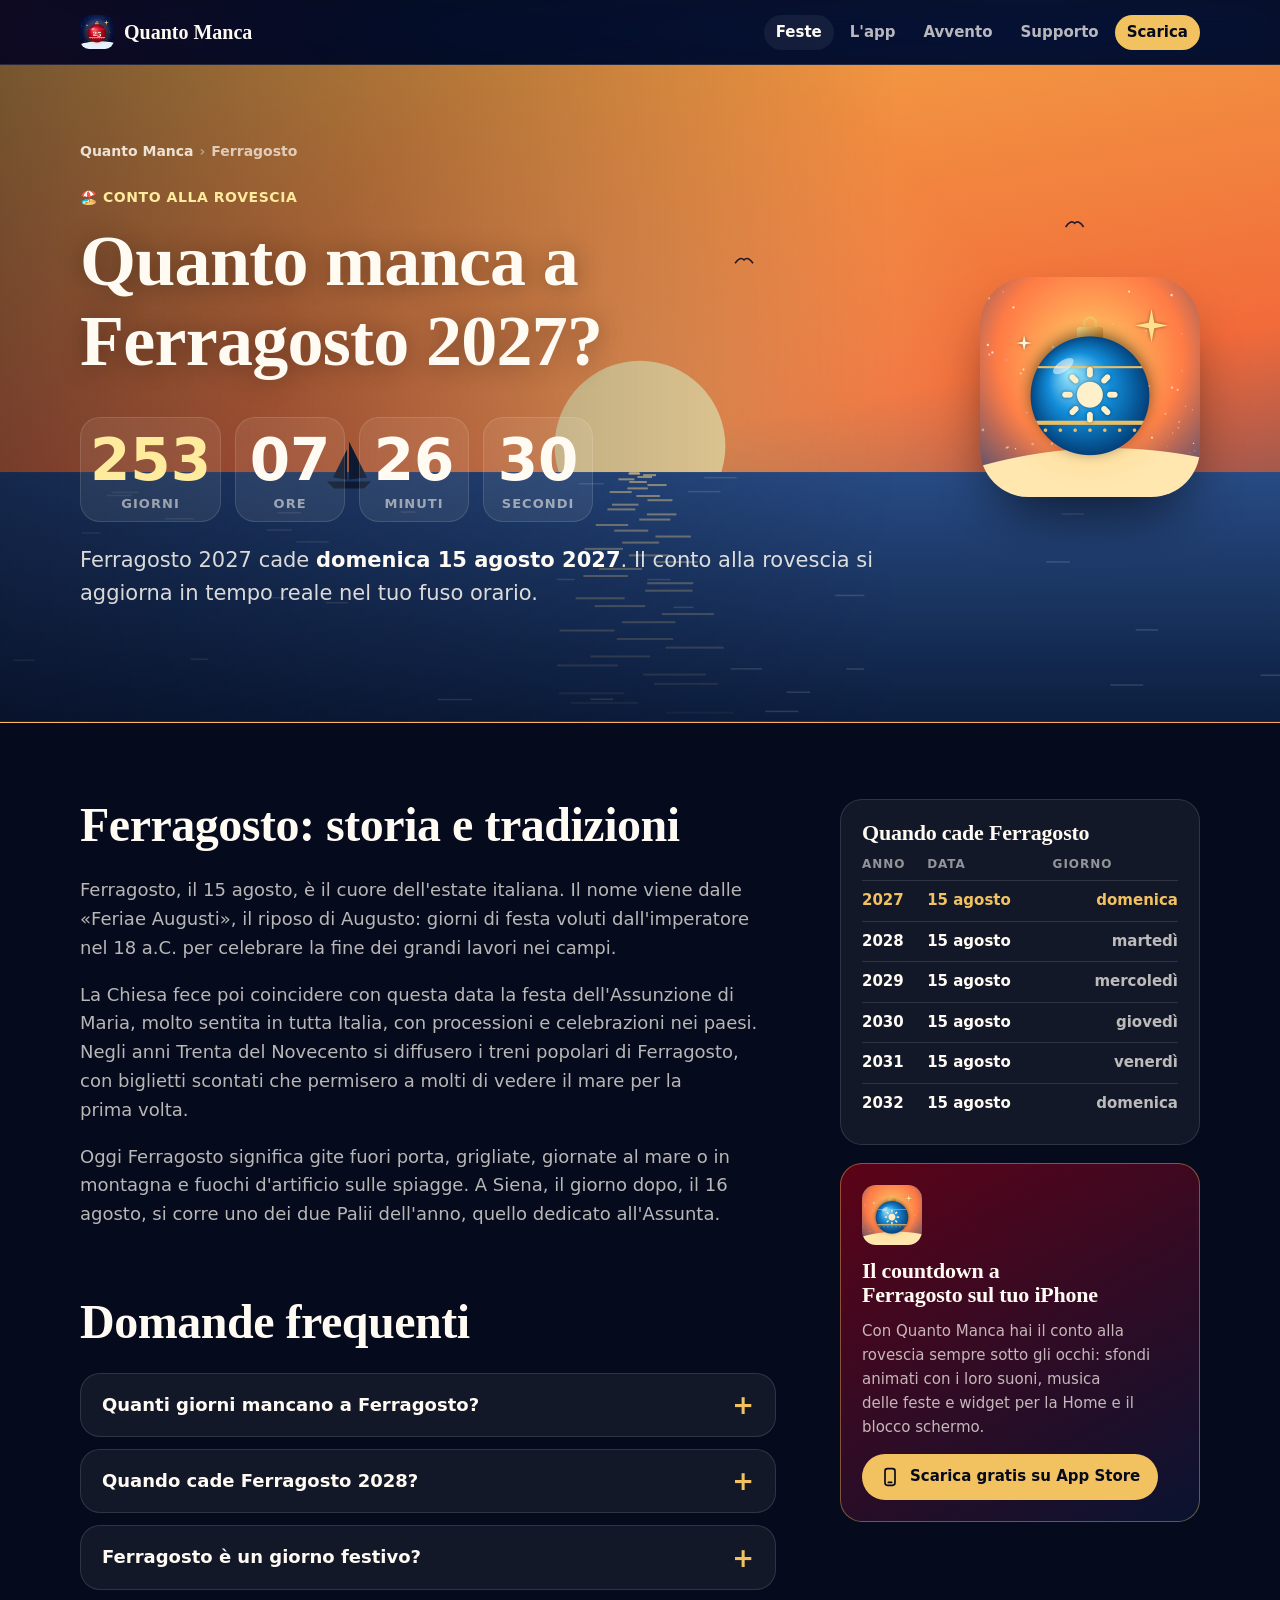
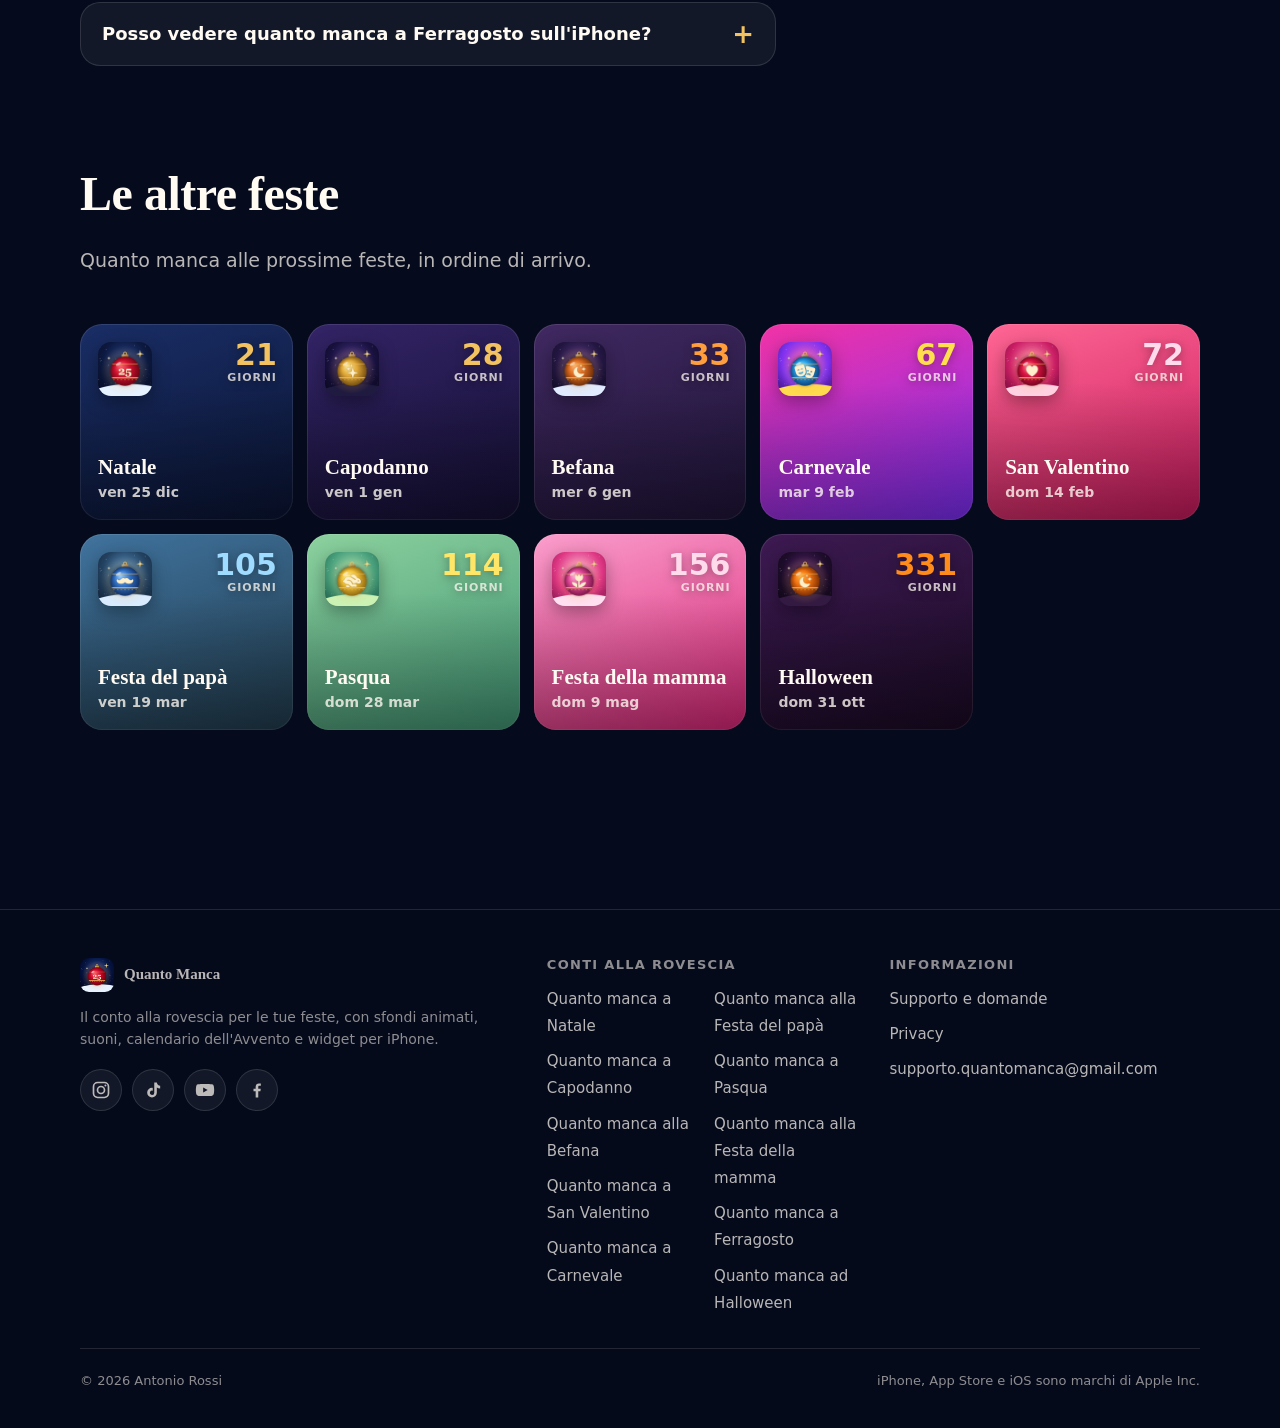
<file: quanto-manca-a-ferragosto/index.html>
<!doctype html>
<html lang="it" class="no-js">
<head>
<meta charset="utf-8">
<meta name="viewport" content="width=device-width, initial-scale=1, viewport-fit=cover">
<title>Quanto manca a Ferragosto 2027? Conto alla rovescia live</title>
<meta name="description" content="Quanti giorni mancano a Ferragosto? Ferragosto 2027 cade domenica 15 agosto: conto alla rovescia live in giorni, ore, minuti e secondi. Storia e tradizioni.">
<link rel="canonical" href="https://quantomanca.github.io/quanto-manca-a-ferragosto/">
<meta name="robots" content="index, follow, max-image-preview:large">
<meta name="author" content="Antonio Rossi">
<meta name="theme-color" content="#0A1433">
<meta name="apple-itunes-app" content="app-id=6830202016">
<meta property="og:type" content="website">
<meta property="og:site_name" content="Quanto Manca">
<meta property="og:locale" content="it_IT">
<meta property="og:title" content="Quanto manca a Ferragosto 2027? Conto alla rovescia live">
<meta property="og:description" content="Quanti giorni mancano a Ferragosto? Ferragosto 2027 cade domenica 15 agosto: conto alla rovescia live in giorni, ore, minuti e secondi. Storia e tradizioni.">
<meta property="og:url" content="https://quantomanca.github.io/quanto-manca-a-ferragosto/">
<meta property="og:image" content="https://quantomanca.github.io/assets/og/ferragosto.jpg">
<meta property="og:image:width" content="1200">
<meta property="og:image:height" content="630">
<meta property="og:image:alt" content="Quanto manca a Ferragosto?">
<meta name="twitter:card" content="summary_large_image">
<meta name="twitter:title" content="Quanto manca a Ferragosto 2027? Conto alla rovescia live">
<meta name="twitter:description" content="Quanti giorni mancano a Ferragosto? Ferragosto 2027 cade domenica 15 agosto: conto alla rovescia live in giorni, ore, minuti e secondi. Storia e tradizioni.">
<meta name="twitter:image" content="https://quantomanca.github.io/assets/og/ferragosto.jpg">
<link rel="icon" href="/favicon.ico" sizes="48x48">
<link rel="icon" href="/assets/favicon-32.png" type="image/png" sizes="32x32">
<link rel="apple-touch-icon" href="/apple-touch-icon.png">
<link rel="manifest" href="/site.webmanifest">
<link rel="stylesheet" href="/assets/site.css?v=5">
<script src="/assets/site.js?v=5" defer></script>
<script type="application/ld+json">{"@context": "https://schema.org", "@type": "BreadcrumbList", "itemListElement": [{"@type": "ListItem", "position": 1, "name": "Quanto Manca", "item": "https://quantomanca.github.io/"}, {"@type": "ListItem", "position": 2, "name": "Quanto manca a Ferragosto", "item": "https://quantomanca.github.io/quanto-manca-a-ferragosto/"}]}</script>
<script type="application/ld+json">{"@context": "https://schema.org", "@type": "WebPage", "name": "Quanto manca a Ferragosto 2027? Conto alla rovescia live", "description": "Quanti giorni mancano a Ferragosto? Ferragosto 2027 cade domenica 15 agosto: conto alla rovescia live in giorni, ore, minuti e secondi. Storia e tradizioni.", "url": "https://quantomanca.github.io/quanto-manca-a-ferragosto/", "inLanguage": "it-IT", "isPartOf": {"@type": "WebSite", "name": "Quanto Manca", "url": "https://quantomanca.github.io/"}}</script>
<script type="application/ld+json">{"@context": "https://schema.org", "@type": "FAQPage", "mainEntity": [{"@type": "Question", "name": "Quanti giorni mancano a Ferragosto?", "acceptedAnswer": {"@type": "Answer", "text": "Ferragosto 2027 cade domenica 15 agosto. Il conto alla rovescia in cima alla pagina mostra in tempo reale i giorni, le ore, i minuti e i secondi che mancano, calcolati nel tuo fuso orario."}}, {"@type": "Question", "name": "Quando cade Ferragosto 2028?", "acceptedAnswer": {"@type": "Answer", "text": "Ferragosto 2028 cade martedì 15 agosto 2028."}}, {"@type": "Question", "name": "Ferragosto è un giorno festivo?", "acceptedAnswer": {"@type": "Answer", "text": "Sì, il 15 agosto è festa nazionale in Italia: coincide con la festa dell'Assunzione di Maria."}}, {"@type": "Question", "name": "Posso vedere quanto manca a Ferragosto sull'iPhone?", "acceptedAnswer": {"@type": "Answer", "text": "Sì, con l'app gratuita Quanto Manca: aggiungi il widget alla schermata Home o al blocco schermo e vedi i giorni che mancano a Ferragosto senza aprire l'app."}}]}</script>
</head>
<body>
<a class="skip" href="#contenuto">Vai al contenuto</a>
<header class="site-header">
<div class="wrap">
<a class="logo" href="/" aria-label="Quanto Manca, pagina iniziale"><img src="/assets/icons/app-64.png" alt="" width="34" height="34">Quanto Manca</a>
<nav class="site-nav" aria-label="Principale">
<a href="/#feste" aria-current="page">Feste</a>
<a href="/#app">L'app</a>
<a href="/#avvento">Avvento</a>
<a href="/supporto.html">Supporto</a>
<a class="nav-cta" href="/#scarica">Scarica</a>
</nav>
</div>
</header>
<main id="contenuto">
<section class="h-hero" style="--c1:#FFB247;--c2:#FF703D;--c3:#1F3D73;--accent:#FFEB9E" data-countdown="fixed:8:15">
<canvas class="scene-bg" data-scene="sea" data-accent="#FFEB9E" aria-hidden="true"></canvas>
<div class="wrap h-hero-grid">
<div>
<nav class="breadcrumb" aria-label="Percorso"><a href="/">Quanto Manca</a><span aria-hidden="true">›</span><span>Ferragosto</span></nav>
<p class="eyebrow">🏖️ Conto alla rovescia</p>
<h1>Quanto manca a Ferragosto <span data-next-year>2027</span>?</h1>
<div class="countdown" role="timer" aria-live="off">
<div class="unit"><span class="num" data-u="d">–</span><span class="lbl">giorni</span></div>
<div class="unit"><span class="num" data-u="h">–</span><span class="lbl">ore</span></div>
<div class="unit"><span class="num" data-u="m">–</span><span class="lbl">minuti</span></div>
<div class="unit"><span class="num" data-u="s">–</span><span class="lbl">secondi</span></div>
</div>
<p class="countdown-today">Buon Ferragosto! 🏖️</p>
<p class="lead">Ferragosto <span data-next-year>2027</span> cade <strong data-next-long>domenica 15 agosto 2027</strong>. Il conto alla rovescia si aggiorna in tempo reale nel tuo fuso orario.</p>
</div>
<img class="h-hero-icon" src="/assets/icons/ferragosto-lg.png" alt="Icona Ferragosto di Quanto Manca" width="200" height="200">
</div>
</section>
<div class="wrap h-body">
<article class="prose">
<h2>Ferragosto: storia e tradizioni</h2>
<p>Ferragosto, il 15 agosto, è il cuore dell&#x27;estate italiana. Il nome viene dalle «Feriae Augusti», il riposo di Augusto: giorni di festa voluti dall&#x27;imperatore nel 18 a.C. per celebrare la fine dei grandi lavori nei campi.</p>
<p>La Chiesa fece poi coincidere con questa data la festa dell&#x27;Assunzione di Maria, molto sentita in tutta Italia, con processioni e celebrazioni nei paesi. Negli anni Trenta del Novecento si diffusero i treni popolari di Ferragosto, con biglietti scontati che permisero a molti di vedere il mare per la prima volta.</p>
<p>Oggi Ferragosto significa gite fuori porta, grigliate, giornate al mare o in montagna e fuochi d&#x27;artificio sulle spiagge. A Siena, il giorno dopo, il 16 agosto, si corre uno dei due Palii dell&#x27;anno, quello dedicato all&#x27;Assunta.</p>
<h2 style="margin-top:1.4em">Domande frequenti</h2>
<div class="faq">
<details><summary>Quanti giorni mancano a Ferragosto?</summary><div><p>Ferragosto 2027 cade domenica 15 agosto. Il conto alla rovescia in cima alla pagina mostra in tempo reale i giorni, le ore, i minuti e i secondi che mancano, calcolati nel tuo fuso orario.</p></div></details>
<details><summary>Quando cade Ferragosto 2028?</summary><div><p>Ferragosto 2028 cade martedì 15 agosto 2028.</p></div></details>
<details><summary>Ferragosto è un giorno festivo?</summary><div><p>Sì, il 15 agosto è festa nazionale in Italia: coincide con la festa dell'Assunzione di Maria.</p></div></details>
<details><summary>Posso vedere quanto manca a Ferragosto sull&#x27;iPhone?</summary><div><p>Sì, con l'app gratuita Quanto Manca: aggiungi il widget alla schermata Home o al blocco schermo e vedi i giorni che mancano a Ferragosto senza aprire l'app.</p></div></details>
</div>
</article>
<aside class="side">
<div class="side-card">
<h2>Quando cade Ferragosto</h2>
<table class="dates">
<thead><tr><th>Anno</th><th>Data</th><th>Giorno</th></tr></thead>
<tbody>
<tr><td>2027</td><td>15 agosto</td><td>domenica</td></tr>
<tr><td>2028</td><td>15 agosto</td><td>martedì</td></tr>
<tr><td>2029</td><td>15 agosto</td><td>mercoledì</td></tr>
<tr><td>2030</td><td>15 agosto</td><td>giovedì</td></tr>
<tr><td>2031</td><td>15 agosto</td><td>venerdì</td></tr>
<tr><td>2032</td><td>15 agosto</td><td>domenica</td></tr>
</tbody>
</table>
</div>
<div class="app-card">
<img src="/assets/icons/ferragosto.png" alt="" width="60" height="60" loading="lazy">
<h2>Il countdown a Ferragosto sul tuo iPhone</h2>
<p>Con Quanto Manca hai il conto alla rovescia sempre sotto gli occhi: sfondi animati con i loro suoni, musica delle feste e widget per la Home e il blocco schermo.</p>
<div class="btn-row"><a class="btn btn-primary " href="https://apps.apple.com/app/apple-store/id6830202016?pt=128950161&amp;ct=sito&amp;mt=8"><svg viewBox="0 0 24 24" aria-hidden="true"><rect x="6" y="2" width="12" height="20" rx="3" fill="none" stroke="currentColor" stroke-width="2"/><path d="M10 18.5h4" stroke="currentColor" stroke-width="2" stroke-linecap="round"/></svg>Scarica gratis su App Store</a></div>
</div>
</aside>
</div>
<section class="section">
<div class="wrap">
<div class="section-head"><h2>Le altre feste</h2><p>Quanto manca alle prossime feste, in ordine di arrivo.</p></div>
<div class="holiday-grid">
<a class="holiday-card" href="/quanto-manca-a-natale/" style="--c1:#1A2E66;--c2:#0A1433;--c3:#050A1C;--accent:#F2C261" data-rule="fixed:12:25">
<img src="/assets/icons/natale.png" alt="" width="54" height="54" loading="lazy">
<span class="hc-days" data-days-to="fixed:12:25"><span data-n>27</span><small data-l>giorni</small></span>
<span class="hc-name">Natale</span>
<span class="hc-date" data-date-of="fixed:12:25">ven 25 dic</span>
<span class="hc-badge" hidden>La prossima</span>
</a>
<a class="holiday-card" href="/quanto-manca-a-capodanno/" style="--c1:#332466;--c2:#140F33;--c3:#05050F;--accent:#F2C261" data-rule="fixed:1:1">
<img src="/assets/icons/capodanno.png" alt="" width="54" height="54" loading="lazy">
<span class="hc-days" data-days-to="fixed:1:1"><span data-n>34</span><small data-l>giorni</small></span>
<span class="hc-name">Capodanno</span>
<span class="hc-date" data-date-of="fixed:1:1">ven 1 gen</span>
<span class="hc-badge" hidden>La prossima</span>
</a>
<a class="holiday-card" href="/quanto-manca-alla-befana/" style="--c1:#402961;--c2:#1F1438;--c3:#0A0814;--accent:#FF9E3D" data-rule="fixed:1:6">
<img src="/assets/icons/befana.png" alt="" width="54" height="54" loading="lazy">
<span class="hc-days" data-days-to="fixed:1:6"><span data-n>39</span><small data-l>giorni</small></span>
<span class="hc-name">Befana</span>
<span class="hc-date" data-date-of="fixed:1:6">mer 6 gen</span>
<span class="hc-badge" hidden>La prossima</span>
</a>
<a class="holiday-card" href="/quanto-manca-a-carnevale/" style="--c1:#F233A6;--c2:#7A2EF7;--c3:#290A4C;--accent:#FFE04C" data-rule="easter:-47">
<img src="/assets/icons/carnevale.png" alt="" width="54" height="54" loading="lazy">
<span class="hc-days" data-days-to="easter:-47"><span data-n>73</span><small data-l>giorni</small></span>
<span class="hc-name">Carnevale</span>
<span class="hc-date" data-date-of="easter:-47">mar 9 feb</span>
<span class="hc-badge" hidden>La prossima</span>
</a>
<a class="holiday-card" href="/quanto-manca-a-san-valentino/" style="--c1:#FF6694;--c2:#C71A5C;--c3:#5C082E;--accent:#FFDBEB" data-rule="fixed:2:14">
<img src="/assets/icons/san-valentino.png" alt="" width="54" height="54" loading="lazy">
<span class="hc-days" data-days-to="fixed:2:14"><span data-n>78</span><small data-l>giorni</small></span>
<span class="hc-name">San Valentino</span>
<span class="hc-date" data-date-of="fixed:2:14">dom 14 feb</span>
<span class="hc-badge" hidden>La prossima</span>
</a>
<a class="holiday-card" href="/quanto-manca-alla-festa-del-papa/" style="--c1:#40739E;--c2:#213B4C;--c3:#0F1F29;--accent:#9EDBFF" data-rule="fixed:3:19">
<img src="/assets/icons/festa-del-papa.png" alt="" width="54" height="54" loading="lazy">
<span class="hc-days" data-days-to="fixed:3:19"><span data-n>111</span><small data-l>giorni</small></span>
<span class="hc-name">Festa del papà</span>
<span class="hc-date" data-date-of="fixed:3:19">ven 19 mar</span>
<span class="hc-badge" hidden>La prossima</span>
</a>
<a class="holiday-card" href="/quanto-manca-a-pasqua/" style="--c1:#8CD19E;--c2:#409473;--c3:#144C3D;--accent:#FFE666" data-rule="easter:0">
<img src="/assets/icons/pasqua.png" alt="" width="54" height="54" loading="lazy">
<span class="hc-days" data-days-to="easter:0"><span data-n>120</span><small data-l>giorni</small></span>
<span class="hc-name">Pasqua</span>
<span class="hc-date" data-date-of="easter:0">dom 28 mar</span>
<span class="hc-badge" hidden>La prossima</span>
</a>
<a class="holiday-card" href="/quanto-manca-alla-festa-della-mamma/" style="--c1:#FA9ECC;--c2:#DB2678;--c3:#6B0F3B;--accent:#FFDBEB" data-rule="nth:5:6:2">
<img src="/assets/icons/festa-della-mamma.png" alt="" width="54" height="54" loading="lazy">
<span class="hc-days" data-days-to="nth:5:6:2"><span data-n>162</span><small data-l>giorni</small></span>
<span class="hc-name">Festa della mamma</span>
<span class="hc-date" data-date-of="nth:5:6:2">dom 9 mag</span>
<span class="hc-badge" hidden>La prossima</span>
</a>
<a class="holiday-card" href="/quanto-manca-ad-halloween/" style="--c1:#3D1A52;--c2:#1A0A24;--c3:#0A050F;--accent:#FF8C1A" data-rule="fixed:10:31">
<img src="/assets/icons/halloween.png" alt="" width="54" height="54" loading="lazy">
<span class="hc-days" data-days-to="fixed:10:31"><span data-n>337</span><small data-l>giorni</small></span>
<span class="hc-name">Halloween</span>
<span class="hc-date" data-date-of="fixed:10:31">dom 31 ott</span>
<span class="hc-badge" hidden>La prossima</span>
</a>
</div>
</div>
</section>
</main>
<footer class="site-footer">
<div class="wrap">
<div class="footer-grid">
<div>
<a class="logo" href="/"><img src="/assets/icons/app-64.png" alt="" width="34" height="34" loading="lazy">Quanto Manca</a>
<p style="margin-top:14px">Il conto alla rovescia per le tue feste, con sfondi animati, suoni, calendario dell'Avvento e widget per iPhone.</p>
<ul class="social" aria-label="Quanto Manca sui social">
<li><a href="https://www.instagram.com/quantomanca.app/" rel="me noopener" aria-label="Quanto Manca su Instagram"><svg viewBox="0 0 24 24" aria-hidden="true"><rect x="3" y="3" width="18" height="18" rx="5" fill="none" stroke="currentColor" stroke-width="2"/><circle cx="12" cy="12" r="4.2" fill="none" stroke="currentColor" stroke-width="2"/><circle cx="17.3" cy="6.7" r="1.2" fill="currentColor"/></svg></a></li>
<li><a href="https://www.tiktok.com/@quantomanca.app" rel="me noopener" aria-label="Quanto Manca su TikTok"><svg viewBox="0 0 24 24" aria-hidden="true"><path fill="currentColor" d="M16.6 3c.3 2.2 1.8 3.8 4 4v3.2c-1.5 0-2.9-.5-4-1.2v6.2a5.8 5.8 0 1 1-5.8-5.8c.3 0 .6 0 .9.1v3.3a2.6 2.6 0 1 0 1.8 2.4V3h3.1z"/></svg></a></li>
<li><a href="https://www.youtube.com/@quantomanca_app" rel="me noopener" aria-label="Quanto Manca su YouTube"><svg viewBox="0 0 24 24" aria-hidden="true"><path fill="currentColor" fill-rule="evenodd" d="M22.5 7.2a2.8 2.8 0 0 0-2-2C18.8 4.7 12 4.7 12 4.7s-6.8 0-8.5.5a2.8 2.8 0 0 0-2 2A29 29 0 0 0 1 12a29 29 0 0 0 .5 4.8 2.8 2.8 0 0 0 2 2c1.7.5 8.5.5 8.5.5s6.8 0 8.5-.5a2.8 2.8 0 0 0 2-2A29 29 0 0 0 23 12a29 29 0 0 0-.5-4.8zM9.8 15.1V8.9l5.4 3.1-5.4 3.1z"/></svg></a></li>
<li><a href="https://www.facebook.com/profile.php?id=61596268028960" rel="me noopener" aria-label="Quanto Manca su Facebook"><svg viewBox="0 0 24 24" aria-hidden="true"><path fill="currentColor" d="M13.5 21v-7.6h2.6l.4-3h-3V8.5c0-.9.3-1.5 1.5-1.5h1.6V4.3c-.3 0-1.2-.1-2.3-.1-2.3 0-3.9 1.4-3.9 4v2.2H7.8v3h2.6V21h3.1z"/></svg></a></li>
</ul>
</div>
<div>
<h2>Conti alla rovescia</h2>
<ul class="footer-cols">
<li><a href="/quanto-manca-a-natale/">Quanto manca a Natale</a></li>
<li><a href="/quanto-manca-a-capodanno/">Quanto manca a Capodanno</a></li>
<li><a href="/quanto-manca-alla-befana/">Quanto manca alla Befana</a></li>
<li><a href="/quanto-manca-a-san-valentino/">Quanto manca a San Valentino</a></li>
<li><a href="/quanto-manca-a-carnevale/">Quanto manca a Carnevale</a></li>
<li><a href="/quanto-manca-alla-festa-del-papa/">Quanto manca alla Festa del papà</a></li>
<li><a href="/quanto-manca-a-pasqua/">Quanto manca a Pasqua</a></li>
<li><a href="/quanto-manca-alla-festa-della-mamma/">Quanto manca alla Festa della mamma</a></li>
<li><a href="/quanto-manca-a-ferragosto/">Quanto manca a Ferragosto</a></li>
<li><a href="/quanto-manca-ad-halloween/">Quanto manca ad Halloween</a></li>
</ul>
</div>
<div>
<h2>Informazioni</h2>
<ul>
<li><a href="/supporto.html">Supporto e domande</a></li>
<li><a href="/privacy.html">Privacy</a></li>
<li><a href="mailto:supporto.quantomanca@gmail.com">supporto.quantomanca@gmail.com</a></li>
</ul>
</div>
</div>
<div class="copy"><span>© 2026 Antonio Rossi</span><span>iPhone, App Store e iOS sono marchi di Apple Inc.</span></div>
</div>
</footer>
</body>
</html>
</file>
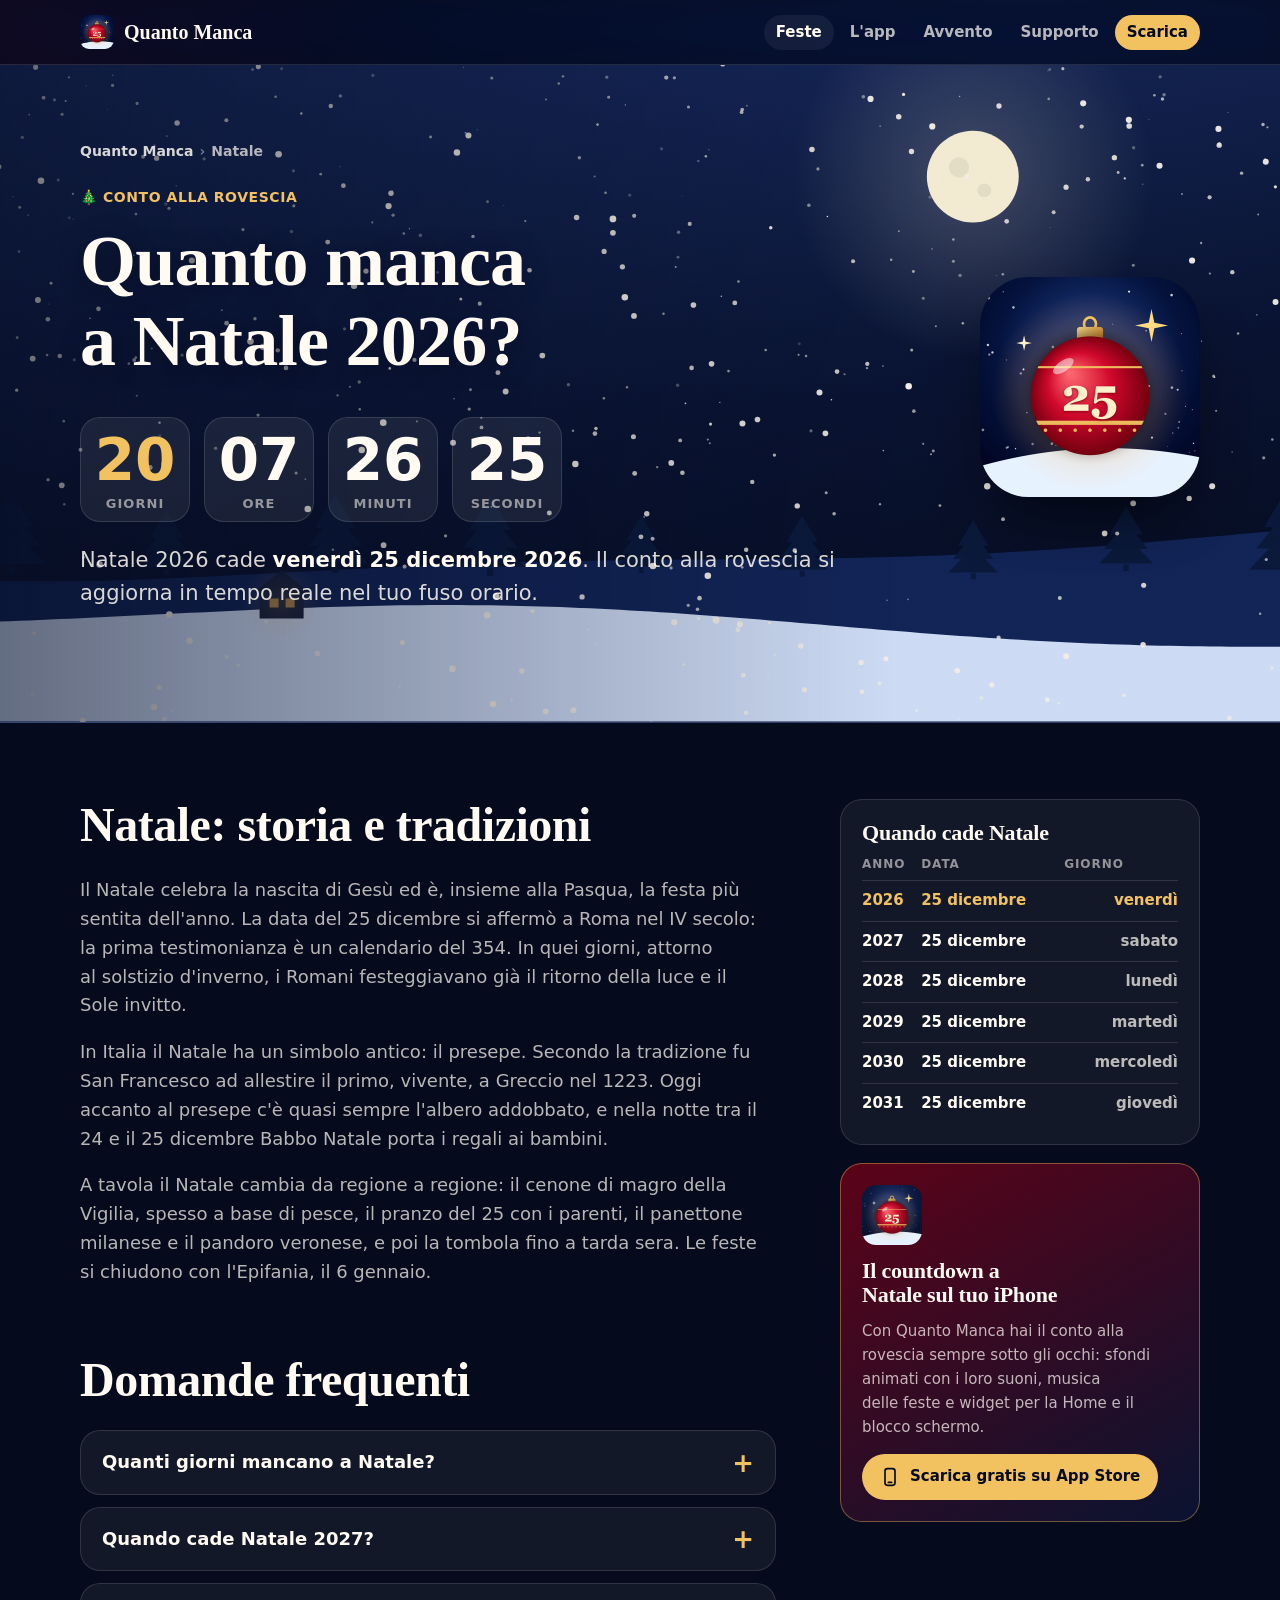
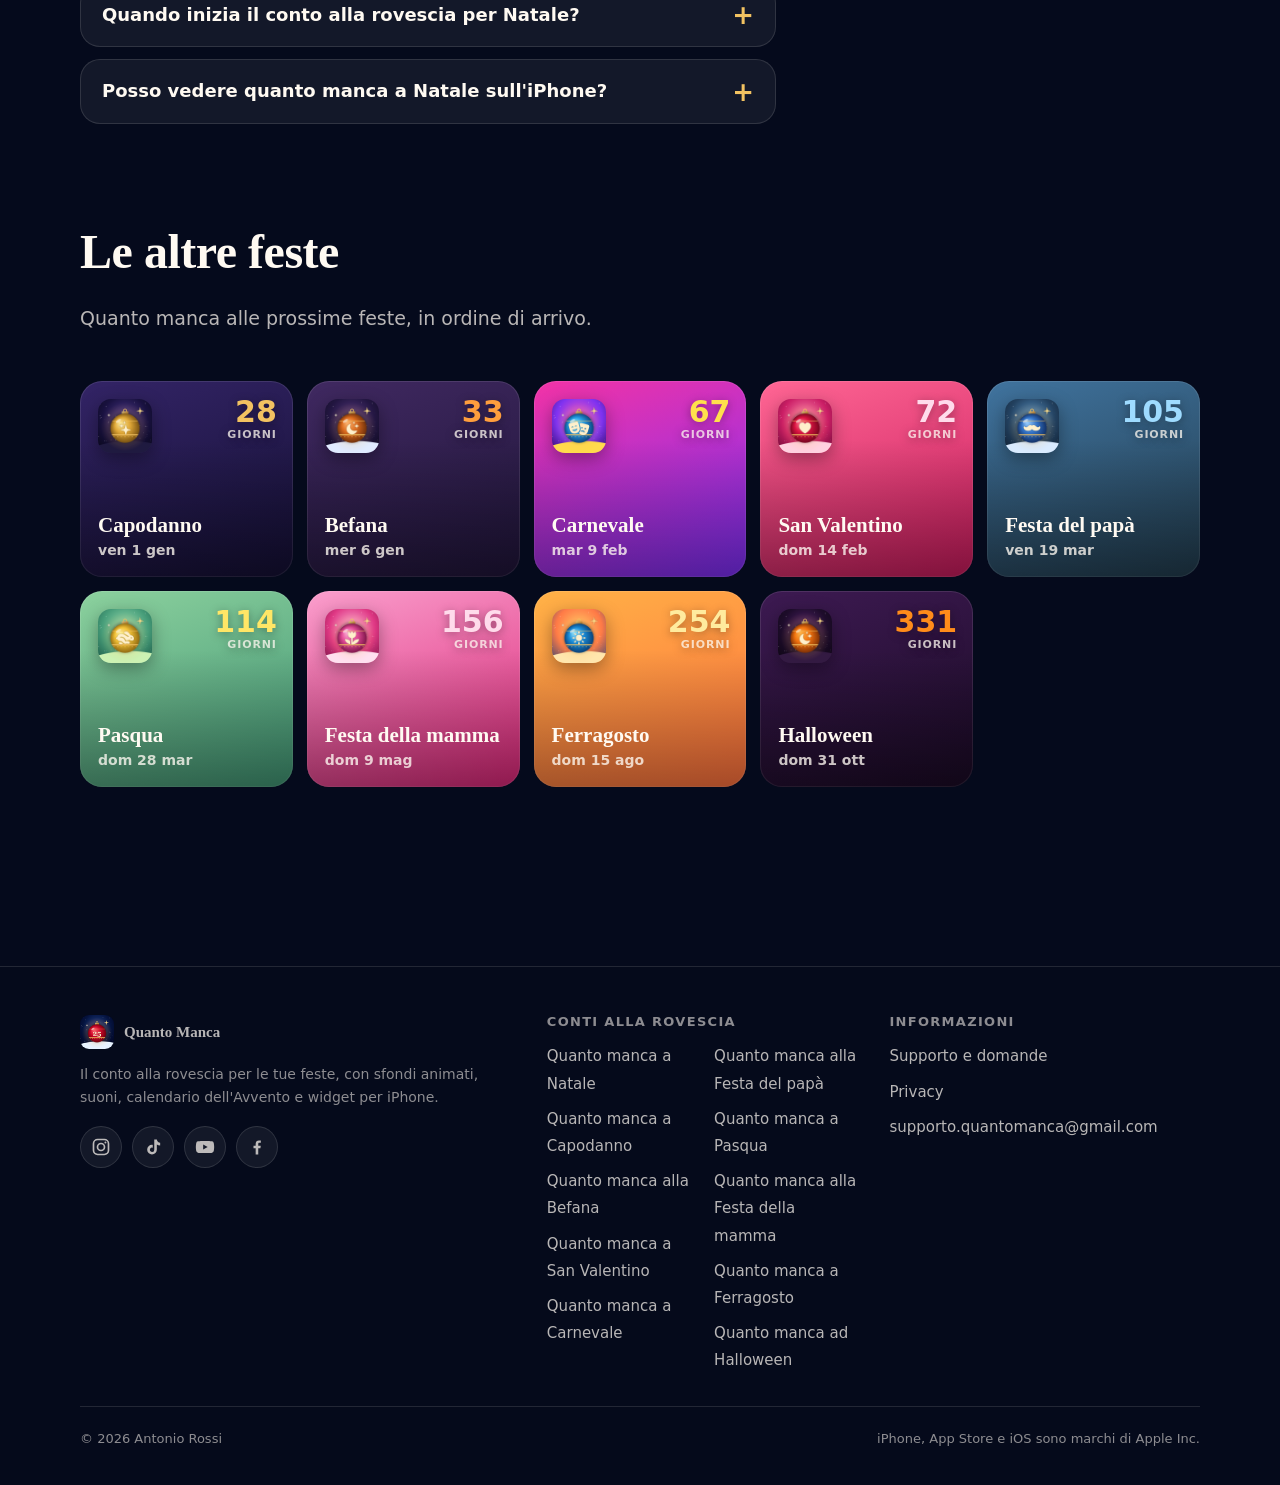
<file: quanto-manca-a-natale/index.html>
<!doctype html>
<html lang="it" class="no-js">
<head>
<meta charset="utf-8">
<meta name="viewport" content="width=device-width, initial-scale=1, viewport-fit=cover">
<title>Quanto manca a Natale 2026? Conto alla rovescia live</title>
<meta name="description" content="Quanti giorni mancano a Natale? Natale 2026 cade venerdì 25 dicembre: conto alla rovescia live in giorni, ore, minuti e secondi. Storia e tradizioni.">
<link rel="canonical" href="https://quantomanca.github.io/quanto-manca-a-natale/">
<meta name="robots" content="index, follow, max-image-preview:large">
<meta name="author" content="Antonio Rossi">
<meta name="theme-color" content="#0A1433">
<meta name="apple-itunes-app" content="app-id=6830202016">
<meta property="og:type" content="website">
<meta property="og:site_name" content="Quanto Manca">
<meta property="og:locale" content="it_IT">
<meta property="og:title" content="Quanto manca a Natale 2026? Conto alla rovescia live">
<meta property="og:description" content="Quanti giorni mancano a Natale? Natale 2026 cade venerdì 25 dicembre: conto alla rovescia live in giorni, ore, minuti e secondi. Storia e tradizioni.">
<meta property="og:url" content="https://quantomanca.github.io/quanto-manca-a-natale/">
<meta property="og:image" content="https://quantomanca.github.io/assets/og/natale.jpg">
<meta property="og:image:width" content="1200">
<meta property="og:image:height" content="630">
<meta property="og:image:alt" content="Quanto manca a Natale?">
<meta name="twitter:card" content="summary_large_image">
<meta name="twitter:title" content="Quanto manca a Natale 2026? Conto alla rovescia live">
<meta name="twitter:description" content="Quanti giorni mancano a Natale? Natale 2026 cade venerdì 25 dicembre: conto alla rovescia live in giorni, ore, minuti e secondi. Storia e tradizioni.">
<meta name="twitter:image" content="https://quantomanca.github.io/assets/og/natale.jpg">
<link rel="icon" href="/favicon.ico" sizes="48x48">
<link rel="icon" href="/assets/favicon-32.png" type="image/png" sizes="32x32">
<link rel="apple-touch-icon" href="/apple-touch-icon.png">
<link rel="manifest" href="/site.webmanifest">
<link rel="stylesheet" href="/assets/site.css?v=5">
<script src="/assets/site.js?v=5" defer></script>
<script type="application/ld+json">{"@context": "https://schema.org", "@type": "BreadcrumbList", "itemListElement": [{"@type": "ListItem", "position": 1, "name": "Quanto Manca", "item": "https://quantomanca.github.io/"}, {"@type": "ListItem", "position": 2, "name": "Quanto manca a Natale", "item": "https://quantomanca.github.io/quanto-manca-a-natale/"}]}</script>
<script type="application/ld+json">{"@context": "https://schema.org", "@type": "WebPage", "name": "Quanto manca a Natale 2026? Conto alla rovescia live", "description": "Quanti giorni mancano a Natale? Natale 2026 cade venerdì 25 dicembre: conto alla rovescia live in giorni, ore, minuti e secondi. Storia e tradizioni.", "url": "https://quantomanca.github.io/quanto-manca-a-natale/", "inLanguage": "it-IT", "isPartOf": {"@type": "WebSite", "name": "Quanto Manca", "url": "https://quantomanca.github.io/"}}</script>
<script type="application/ld+json">{"@context": "https://schema.org", "@type": "FAQPage", "mainEntity": [{"@type": "Question", "name": "Quanti giorni mancano a Natale?", "acceptedAnswer": {"@type": "Answer", "text": "Natale 2026 cade venerdì 25 dicembre. Il conto alla rovescia in cima alla pagina mostra in tempo reale i giorni, le ore, i minuti e i secondi che mancano, calcolati nel tuo fuso orario."}}, {"@type": "Question", "name": "Quando cade Natale 2027?", "acceptedAnswer": {"@type": "Answer", "text": "Natale 2027 cade sabato 25 dicembre 2027."}}, {"@type": "Question", "name": "Quando inizia il conto alla rovescia per Natale?", "acceptedAnswer": {"@type": "Answer", "text": "Puoi seguirlo tutto l'anno: subito dopo il 25 dicembre il contatore riparte verso il Natale successivo. Dal 1 dicembre, nell'app Quanto Manca, si apre anche il calendario dell'Avvento con una casella al giorno."}}, {"@type": "Question", "name": "Posso vedere quanto manca a Natale sull'iPhone?", "acceptedAnswer": {"@type": "Answer", "text": "Sì, con l'app gratuita Quanto Manca: aggiungi il widget alla schermata Home o al blocco schermo e vedi i giorni che mancano a Natale senza aprire l'app."}}]}</script>
</head>
<body>
<a class="skip" href="#contenuto">Vai al contenuto</a>
<header class="site-header">
<div class="wrap">
<a class="logo" href="/" aria-label="Quanto Manca, pagina iniziale"><img src="/assets/icons/app-64.png" alt="" width="34" height="34">Quanto Manca</a>
<nav class="site-nav" aria-label="Principale">
<a href="/#feste" aria-current="page">Feste</a>
<a href="/#app">L'app</a>
<a href="/#avvento">Avvento</a>
<a href="/supporto.html">Supporto</a>
<a class="nav-cta" href="/#scarica">Scarica</a>
</nav>
</div>
</header>
<main id="contenuto">
<section class="h-hero" style="--c1:#1A2E66;--c2:#0A1433;--c3:#050A1C;--accent:#F2C261" data-countdown="fixed:12:25">
<canvas class="scene-bg" data-scene="snow" data-accent="#F2C261" aria-hidden="true"></canvas>
<div class="wrap h-hero-grid">
<div>
<nav class="breadcrumb" aria-label="Percorso"><a href="/">Quanto Manca</a><span aria-hidden="true">›</span><span>Natale</span></nav>
<p class="eyebrow">🎄 Conto alla rovescia</p>
<h1>Quanto manca a Natale <span data-next-year>2026</span>?</h1>
<div class="countdown" role="timer" aria-live="off">
<div class="unit"><span class="num" data-u="d">–</span><span class="lbl">giorni</span></div>
<div class="unit"><span class="num" data-u="h">–</span><span class="lbl">ore</span></div>
<div class="unit"><span class="num" data-u="m">–</span><span class="lbl">minuti</span></div>
<div class="unit"><span class="num" data-u="s">–</span><span class="lbl">secondi</span></div>
</div>
<p class="countdown-today">Buon Natale! 🎄</p>
<p class="lead">Natale <span data-next-year>2026</span> cade <strong data-next-long>venerdì 25 dicembre 2026</strong>. Il conto alla rovescia si aggiorna in tempo reale nel tuo fuso orario.</p>
</div>
<img class="h-hero-icon" src="/assets/icons/natale-lg.png" alt="Icona Natale di Quanto Manca" width="200" height="200">
</div>
</section>
<div class="wrap h-body">
<article class="prose">
<h2>Natale: storia e tradizioni</h2>
<p>Il Natale celebra la nascita di Gesù ed è, insieme alla Pasqua, la festa più sentita dell&#x27;anno. La data del 25 dicembre si affermò a Roma nel IV secolo: la prima testimonianza è un calendario del 354. In quei giorni, attorno al solstizio d&#x27;inverno, i Romani festeggiavano già il ritorno della luce e il Sole invitto.</p>
<p>In Italia il Natale ha un simbolo antico: il presepe. Secondo la tradizione fu San Francesco ad allestire il primo, vivente, a Greccio nel 1223. Oggi accanto al presepe c&#x27;è quasi sempre l&#x27;albero addobbato, e nella notte tra il 24 e il 25 dicembre Babbo Natale porta i regali ai bambini.</p>
<p>A tavola il Natale cambia da regione a regione: il cenone di magro della Vigilia, spesso a base di pesce, il pranzo del 25 con i parenti, il panettone milanese e il pandoro veronese, e poi la tombola fino a tarda sera. Le feste si chiudono con l&#x27;Epifania, il 6 gennaio.</p>
<h2 style="margin-top:1.4em">Domande frequenti</h2>
<div class="faq">
<details><summary>Quanti giorni mancano a Natale?</summary><div><p>Natale 2026 cade venerdì 25 dicembre. Il conto alla rovescia in cima alla pagina mostra in tempo reale i giorni, le ore, i minuti e i secondi che mancano, calcolati nel tuo fuso orario.</p></div></details>
<details><summary>Quando cade Natale 2027?</summary><div><p>Natale 2027 cade sabato 25 dicembre 2027.</p></div></details>
<details><summary>Quando inizia il conto alla rovescia per Natale?</summary><div><p>Puoi seguirlo tutto l'anno: subito dopo il 25 dicembre il contatore riparte verso il Natale successivo. Dal 1 dicembre, nell'app Quanto Manca, si apre anche il calendario dell'Avvento con una casella al giorno.</p></div></details>
<details><summary>Posso vedere quanto manca a Natale sull&#x27;iPhone?</summary><div><p>Sì, con l'app gratuita Quanto Manca: aggiungi il widget alla schermata Home o al blocco schermo e vedi i giorni che mancano a Natale senza aprire l'app.</p></div></details>
</div>
</article>
<aside class="side">
<div class="side-card">
<h2>Quando cade Natale</h2>
<table class="dates">
<thead><tr><th>Anno</th><th>Data</th><th>Giorno</th></tr></thead>
<tbody>
<tr><td>2026</td><td>25 dicembre</td><td>venerdì</td></tr>
<tr><td>2027</td><td>25 dicembre</td><td>sabato</td></tr>
<tr><td>2028</td><td>25 dicembre</td><td>lunedì</td></tr>
<tr><td>2029</td><td>25 dicembre</td><td>martedì</td></tr>
<tr><td>2030</td><td>25 dicembre</td><td>mercoledì</td></tr>
<tr><td>2031</td><td>25 dicembre</td><td>giovedì</td></tr>
</tbody>
</table>
</div>
<div class="app-card">
<img src="/assets/icons/natale.png" alt="" width="60" height="60" loading="lazy">
<h2>Il countdown a Natale sul tuo iPhone</h2>
<p>Con Quanto Manca hai il conto alla rovescia sempre sotto gli occhi: sfondi animati con i loro suoni, musica delle feste e widget per la Home e il blocco schermo.</p>
<div class="btn-row"><a class="btn btn-primary " href="https://apps.apple.com/app/apple-store/id6830202016?pt=128950161&amp;ct=sito&amp;mt=8"><svg viewBox="0 0 24 24" aria-hidden="true"><rect x="6" y="2" width="12" height="20" rx="3" fill="none" stroke="currentColor" stroke-width="2"/><path d="M10 18.5h4" stroke="currentColor" stroke-width="2" stroke-linecap="round"/></svg>Scarica gratis su App Store</a></div>
</div>
</aside>
</div>
<section class="section">
<div class="wrap">
<div class="section-head"><h2>Le altre feste</h2><p>Quanto manca alle prossime feste, in ordine di arrivo.</p></div>
<div class="holiday-grid">
<a class="holiday-card" href="/quanto-manca-a-capodanno/" style="--c1:#332466;--c2:#140F33;--c3:#05050F;--accent:#F2C261" data-rule="fixed:1:1">
<img src="/assets/icons/capodanno.png" alt="" width="54" height="54" loading="lazy">
<span class="hc-days" data-days-to="fixed:1:1"><span data-n>34</span><small data-l>giorni</small></span>
<span class="hc-name">Capodanno</span>
<span class="hc-date" data-date-of="fixed:1:1">ven 1 gen</span>
<span class="hc-badge" hidden>La prossima</span>
</a>
<a class="holiday-card" href="/quanto-manca-alla-befana/" style="--c1:#402961;--c2:#1F1438;--c3:#0A0814;--accent:#FF9E3D" data-rule="fixed:1:6">
<img src="/assets/icons/befana.png" alt="" width="54" height="54" loading="lazy">
<span class="hc-days" data-days-to="fixed:1:6"><span data-n>39</span><small data-l>giorni</small></span>
<span class="hc-name">Befana</span>
<span class="hc-date" data-date-of="fixed:1:6">mer 6 gen</span>
<span class="hc-badge" hidden>La prossima</span>
</a>
<a class="holiday-card" href="/quanto-manca-a-carnevale/" style="--c1:#F233A6;--c2:#7A2EF7;--c3:#290A4C;--accent:#FFE04C" data-rule="easter:-47">
<img src="/assets/icons/carnevale.png" alt="" width="54" height="54" loading="lazy">
<span class="hc-days" data-days-to="easter:-47"><span data-n>73</span><small data-l>giorni</small></span>
<span class="hc-name">Carnevale</span>
<span class="hc-date" data-date-of="easter:-47">mar 9 feb</span>
<span class="hc-badge" hidden>La prossima</span>
</a>
<a class="holiday-card" href="/quanto-manca-a-san-valentino/" style="--c1:#FF6694;--c2:#C71A5C;--c3:#5C082E;--accent:#FFDBEB" data-rule="fixed:2:14">
<img src="/assets/icons/san-valentino.png" alt="" width="54" height="54" loading="lazy">
<span class="hc-days" data-days-to="fixed:2:14"><span data-n>78</span><small data-l>giorni</small></span>
<span class="hc-name">San Valentino</span>
<span class="hc-date" data-date-of="fixed:2:14">dom 14 feb</span>
<span class="hc-badge" hidden>La prossima</span>
</a>
<a class="holiday-card" href="/quanto-manca-alla-festa-del-papa/" style="--c1:#40739E;--c2:#213B4C;--c3:#0F1F29;--accent:#9EDBFF" data-rule="fixed:3:19">
<img src="/assets/icons/festa-del-papa.png" alt="" width="54" height="54" loading="lazy">
<span class="hc-days" data-days-to="fixed:3:19"><span data-n>111</span><small data-l>giorni</small></span>
<span class="hc-name">Festa del papà</span>
<span class="hc-date" data-date-of="fixed:3:19">ven 19 mar</span>
<span class="hc-badge" hidden>La prossima</span>
</a>
<a class="holiday-card" href="/quanto-manca-a-pasqua/" style="--c1:#8CD19E;--c2:#409473;--c3:#144C3D;--accent:#FFE666" data-rule="easter:0">
<img src="/assets/icons/pasqua.png" alt="" width="54" height="54" loading="lazy">
<span class="hc-days" data-days-to="easter:0"><span data-n>120</span><small data-l>giorni</small></span>
<span class="hc-name">Pasqua</span>
<span class="hc-date" data-date-of="easter:0">dom 28 mar</span>
<span class="hc-badge" hidden>La prossima</span>
</a>
<a class="holiday-card" href="/quanto-manca-alla-festa-della-mamma/" style="--c1:#FA9ECC;--c2:#DB2678;--c3:#6B0F3B;--accent:#FFDBEB" data-rule="nth:5:6:2">
<img src="/assets/icons/festa-della-mamma.png" alt="" width="54" height="54" loading="lazy">
<span class="hc-days" data-days-to="nth:5:6:2"><span data-n>162</span><small data-l>giorni</small></span>
<span class="hc-name">Festa della mamma</span>
<span class="hc-date" data-date-of="nth:5:6:2">dom 9 mag</span>
<span class="hc-badge" hidden>La prossima</span>
</a>
<a class="holiday-card" href="/quanto-manca-a-ferragosto/" style="--c1:#FFB247;--c2:#FF703D;--c3:#1F3D73;--accent:#FFEB9E" data-rule="fixed:8:15">
<img src="/assets/icons/ferragosto.png" alt="" width="54" height="54" loading="lazy">
<span class="hc-days" data-days-to="fixed:8:15"><span data-n>260</span><small data-l>giorni</small></span>
<span class="hc-name">Ferragosto</span>
<span class="hc-date" data-date-of="fixed:8:15">dom 15 ago</span>
<span class="hc-badge" hidden>La prossima</span>
</a>
<a class="holiday-card" href="/quanto-manca-ad-halloween/" style="--c1:#3D1A52;--c2:#1A0A24;--c3:#0A050F;--accent:#FF8C1A" data-rule="fixed:10:31">
<img src="/assets/icons/halloween.png" alt="" width="54" height="54" loading="lazy">
<span class="hc-days" data-days-to="fixed:10:31"><span data-n>337</span><small data-l>giorni</small></span>
<span class="hc-name">Halloween</span>
<span class="hc-date" data-date-of="fixed:10:31">dom 31 ott</span>
<span class="hc-badge" hidden>La prossima</span>
</a>
</div>
</div>
</section>
</main>
<footer class="site-footer">
<div class="wrap">
<div class="footer-grid">
<div>
<a class="logo" href="/"><img src="/assets/icons/app-64.png" alt="" width="34" height="34" loading="lazy">Quanto Manca</a>
<p style="margin-top:14px">Il conto alla rovescia per le tue feste, con sfondi animati, suoni, calendario dell'Avvento e widget per iPhone.</p>
<ul class="social" aria-label="Quanto Manca sui social">
<li><a href="https://www.instagram.com/quantomanca.app/" rel="me noopener" aria-label="Quanto Manca su Instagram"><svg viewBox="0 0 24 24" aria-hidden="true"><rect x="3" y="3" width="18" height="18" rx="5" fill="none" stroke="currentColor" stroke-width="2"/><circle cx="12" cy="12" r="4.2" fill="none" stroke="currentColor" stroke-width="2"/><circle cx="17.3" cy="6.7" r="1.2" fill="currentColor"/></svg></a></li>
<li><a href="https://www.tiktok.com/@quantomanca.app" rel="me noopener" aria-label="Quanto Manca su TikTok"><svg viewBox="0 0 24 24" aria-hidden="true"><path fill="currentColor" d="M16.6 3c.3 2.2 1.8 3.8 4 4v3.2c-1.5 0-2.9-.5-4-1.2v6.2a5.8 5.8 0 1 1-5.8-5.8c.3 0 .6 0 .9.1v3.3a2.6 2.6 0 1 0 1.8 2.4V3h3.1z"/></svg></a></li>
<li><a href="https://www.youtube.com/@quantomanca_app" rel="me noopener" aria-label="Quanto Manca su YouTube"><svg viewBox="0 0 24 24" aria-hidden="true"><path fill="currentColor" fill-rule="evenodd" d="M22.5 7.2a2.8 2.8 0 0 0-2-2C18.8 4.7 12 4.7 12 4.7s-6.8 0-8.5.5a2.8 2.8 0 0 0-2 2A29 29 0 0 0 1 12a29 29 0 0 0 .5 4.8 2.8 2.8 0 0 0 2 2c1.7.5 8.5.5 8.5.5s6.8 0 8.5-.5a2.8 2.8 0 0 0 2-2A29 29 0 0 0 23 12a29 29 0 0 0-.5-4.8zM9.8 15.1V8.9l5.4 3.1-5.4 3.1z"/></svg></a></li>
<li><a href="https://www.facebook.com/profile.php?id=61596268028960" rel="me noopener" aria-label="Quanto Manca su Facebook"><svg viewBox="0 0 24 24" aria-hidden="true"><path fill="currentColor" d="M13.5 21v-7.6h2.6l.4-3h-3V8.5c0-.9.3-1.5 1.5-1.5h1.6V4.3c-.3 0-1.2-.1-2.3-.1-2.3 0-3.9 1.4-3.9 4v2.2H7.8v3h2.6V21h3.1z"/></svg></a></li>
</ul>
</div>
<div>
<h2>Conti alla rovescia</h2>
<ul class="footer-cols">
<li><a href="/quanto-manca-a-natale/">Quanto manca a Natale</a></li>
<li><a href="/quanto-manca-a-capodanno/">Quanto manca a Capodanno</a></li>
<li><a href="/quanto-manca-alla-befana/">Quanto manca alla Befana</a></li>
<li><a href="/quanto-manca-a-san-valentino/">Quanto manca a San Valentino</a></li>
<li><a href="/quanto-manca-a-carnevale/">Quanto manca a Carnevale</a></li>
<li><a href="/quanto-manca-alla-festa-del-papa/">Quanto manca alla Festa del papà</a></li>
<li><a href="/quanto-manca-a-pasqua/">Quanto manca a Pasqua</a></li>
<li><a href="/quanto-manca-alla-festa-della-mamma/">Quanto manca alla Festa della mamma</a></li>
<li><a href="/quanto-manca-a-ferragosto/">Quanto manca a Ferragosto</a></li>
<li><a href="/quanto-manca-ad-halloween/">Quanto manca ad Halloween</a></li>
</ul>
</div>
<div>
<h2>Informazioni</h2>
<ul>
<li><a href="/supporto.html">Supporto e domande</a></li>
<li><a href="/privacy.html">Privacy</a></li>
<li><a href="mailto:supporto.quantomanca@gmail.com">supporto.quantomanca@gmail.com</a></li>
</ul>
</div>
</div>
<div class="copy"><span>© 2026 Antonio Rossi</span><span>iPhone, App Store e iOS sono marchi di Apple Inc.</span></div>
</div>
</footer>
</body>
</html>
</file>
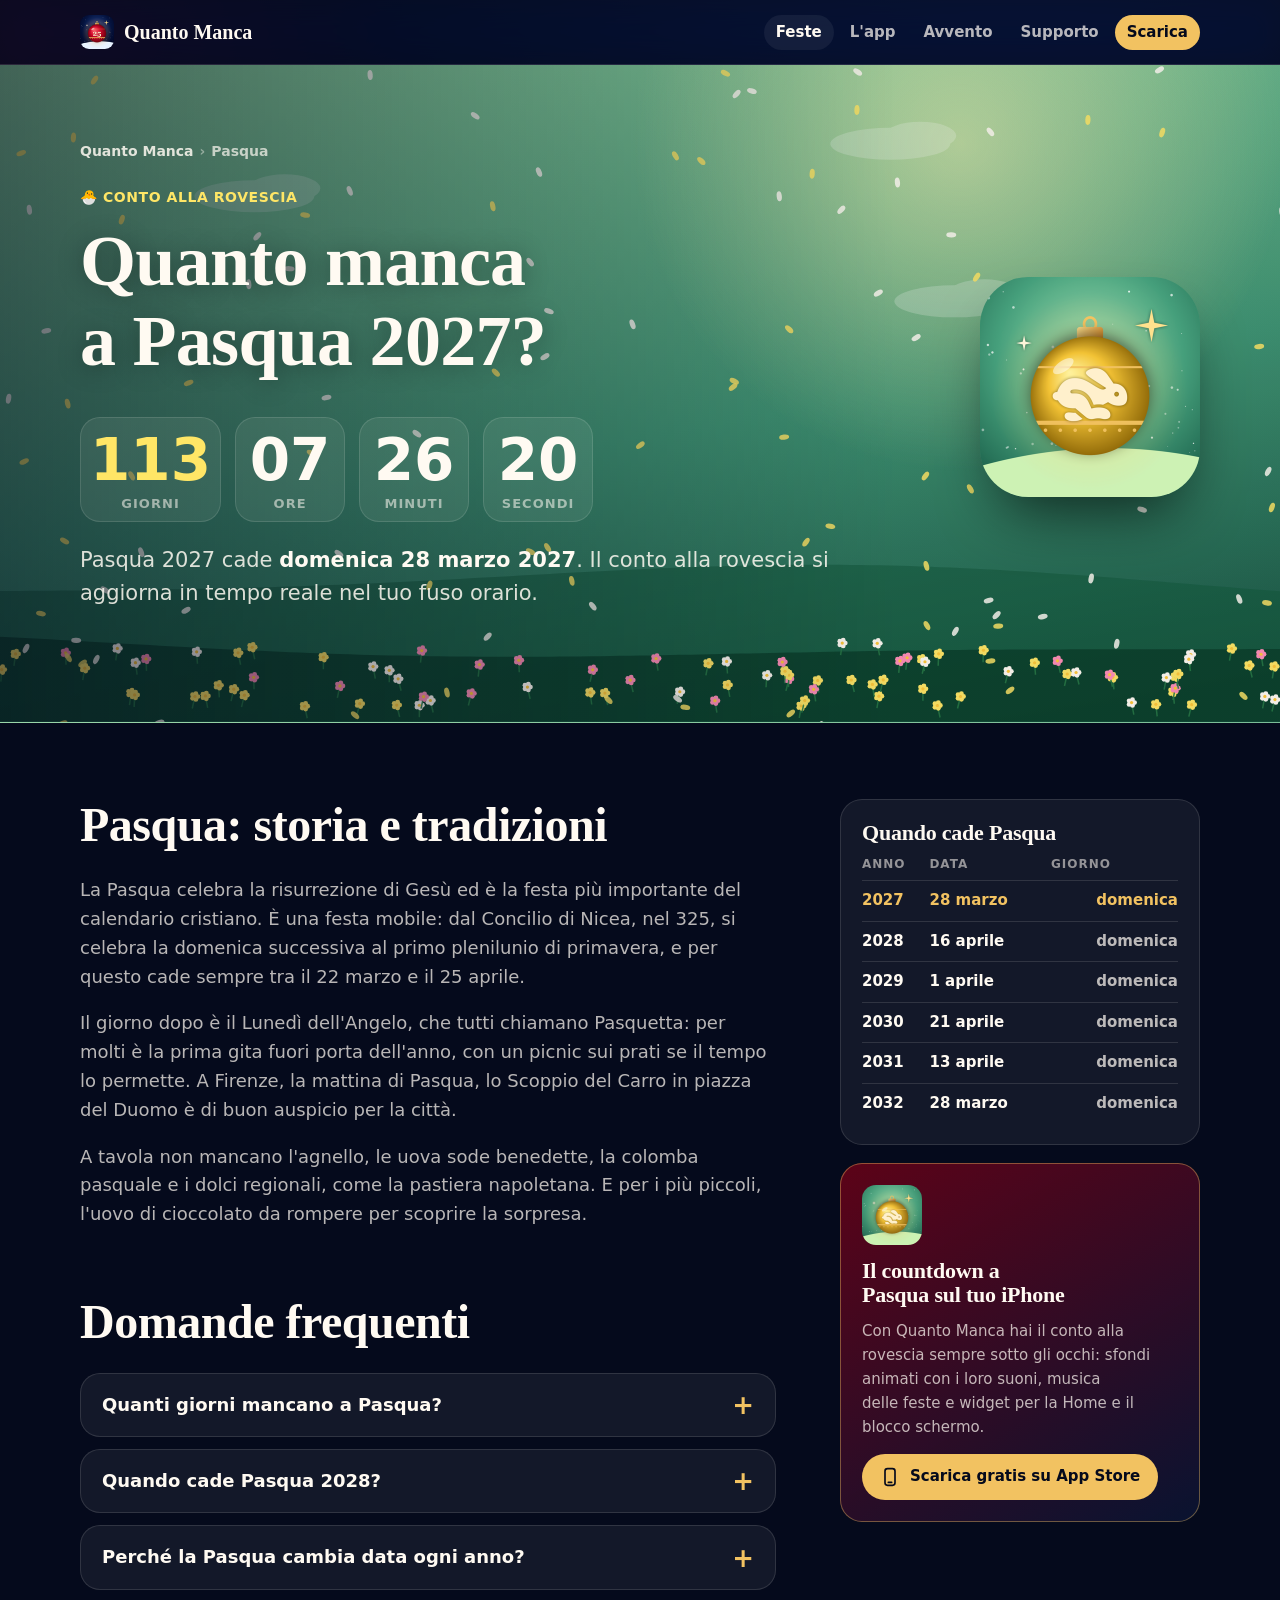
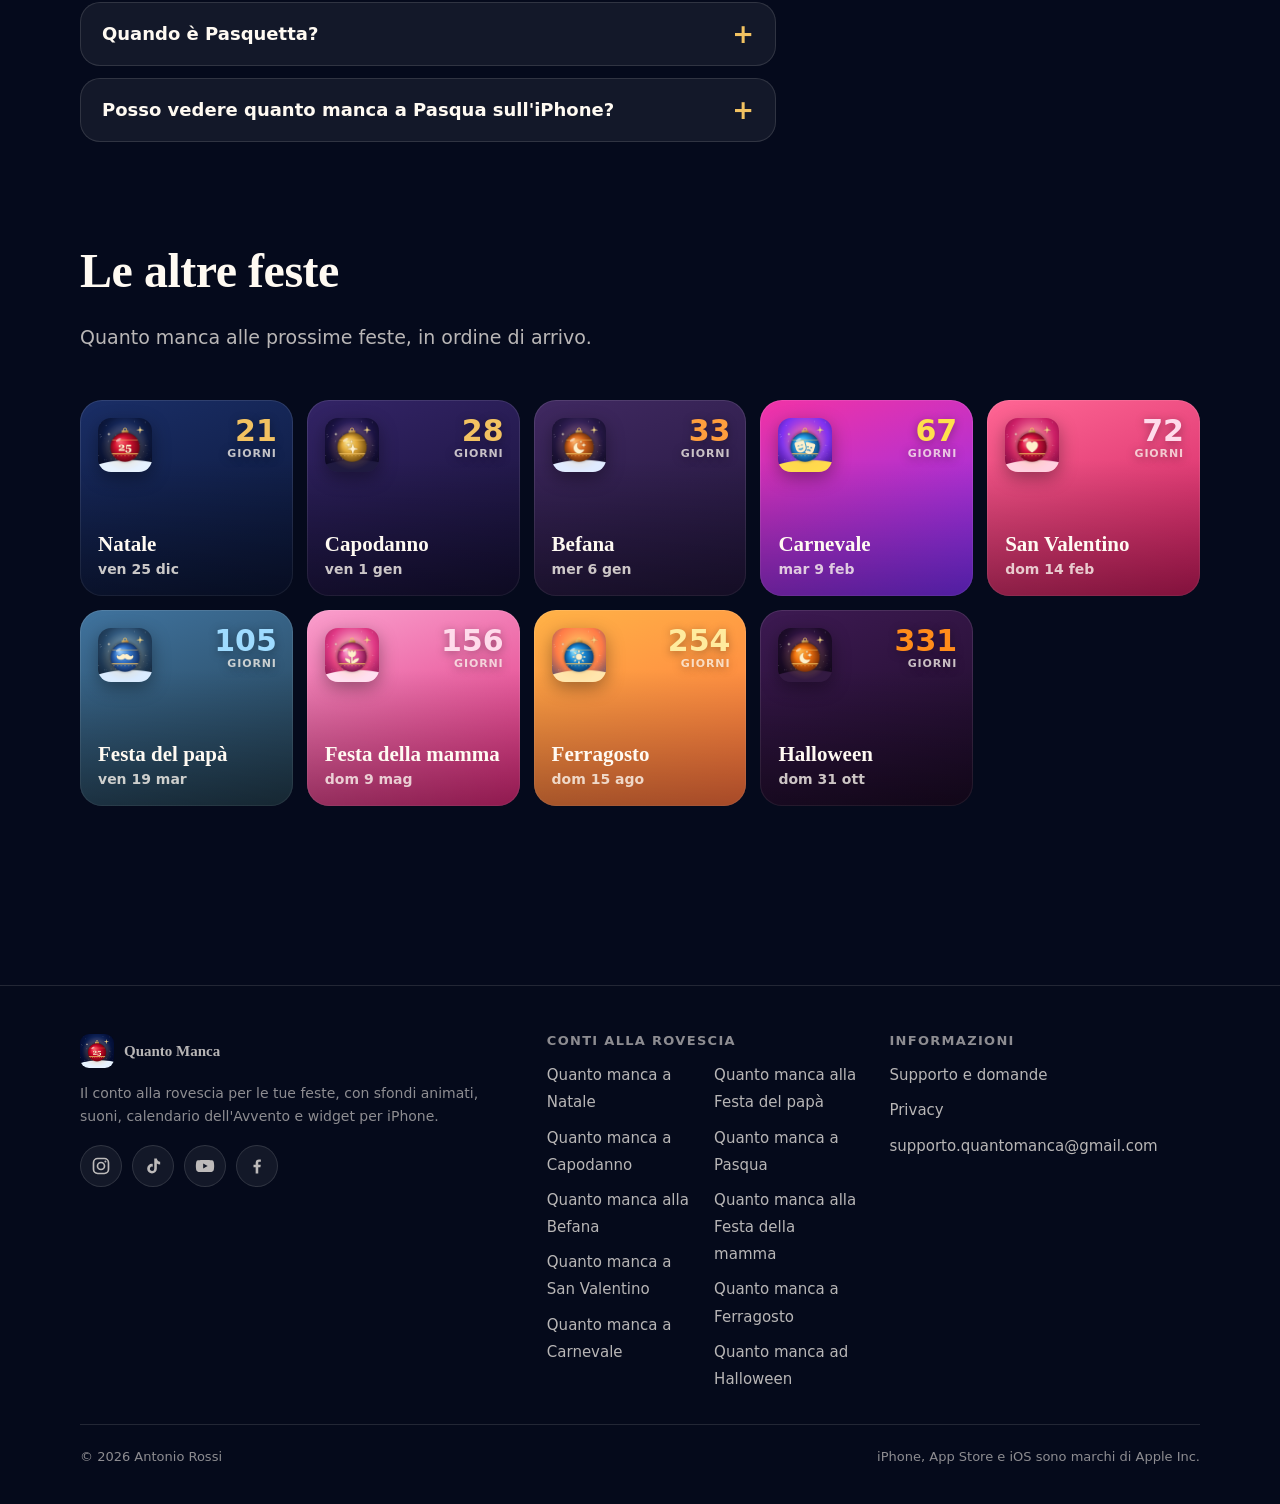
<file: quanto-manca-a-pasqua/index.html>
<!doctype html>
<html lang="it" class="no-js">
<head>
<meta charset="utf-8">
<meta name="viewport" content="width=device-width, initial-scale=1, viewport-fit=cover">
<title>Quanto manca a Pasqua 2027? Conto alla rovescia live</title>
<meta name="description" content="Quanti giorni mancano a Pasqua? Pasqua 2027 cade domenica 28 marzo: conto alla rovescia live in giorni, ore, minuti e secondi. Storia e tradizioni.">
<link rel="canonical" href="https://quantomanca.github.io/quanto-manca-a-pasqua/">
<meta name="robots" content="index, follow, max-image-preview:large">
<meta name="author" content="Antonio Rossi">
<meta name="theme-color" content="#0A1433">
<meta name="apple-itunes-app" content="app-id=6830202016">
<meta property="og:type" content="website">
<meta property="og:site_name" content="Quanto Manca">
<meta property="og:locale" content="it_IT">
<meta property="og:title" content="Quanto manca a Pasqua 2027? Conto alla rovescia live">
<meta property="og:description" content="Quanti giorni mancano a Pasqua? Pasqua 2027 cade domenica 28 marzo: conto alla rovescia live in giorni, ore, minuti e secondi. Storia e tradizioni.">
<meta property="og:url" content="https://quantomanca.github.io/quanto-manca-a-pasqua/">
<meta property="og:image" content="https://quantomanca.github.io/assets/og/pasqua.jpg">
<meta property="og:image:width" content="1200">
<meta property="og:image:height" content="630">
<meta property="og:image:alt" content="Quanto manca a Pasqua?">
<meta name="twitter:card" content="summary_large_image">
<meta name="twitter:title" content="Quanto manca a Pasqua 2027? Conto alla rovescia live">
<meta name="twitter:description" content="Quanti giorni mancano a Pasqua? Pasqua 2027 cade domenica 28 marzo: conto alla rovescia live in giorni, ore, minuti e secondi. Storia e tradizioni.">
<meta name="twitter:image" content="https://quantomanca.github.io/assets/og/pasqua.jpg">
<link rel="icon" href="/favicon.ico" sizes="48x48">
<link rel="icon" href="/assets/favicon-32.png" type="image/png" sizes="32x32">
<link rel="apple-touch-icon" href="/apple-touch-icon.png">
<link rel="manifest" href="/site.webmanifest">
<link rel="stylesheet" href="/assets/site.css?v=5">
<script src="/assets/site.js?v=5" defer></script>
<script type="application/ld+json">{"@context": "https://schema.org", "@type": "BreadcrumbList", "itemListElement": [{"@type": "ListItem", "position": 1, "name": "Quanto Manca", "item": "https://quantomanca.github.io/"}, {"@type": "ListItem", "position": 2, "name": "Quanto manca a Pasqua", "item": "https://quantomanca.github.io/quanto-manca-a-pasqua/"}]}</script>
<script type="application/ld+json">{"@context": "https://schema.org", "@type": "WebPage", "name": "Quanto manca a Pasqua 2027? Conto alla rovescia live", "description": "Quanti giorni mancano a Pasqua? Pasqua 2027 cade domenica 28 marzo: conto alla rovescia live in giorni, ore, minuti e secondi. Storia e tradizioni.", "url": "https://quantomanca.github.io/quanto-manca-a-pasqua/", "inLanguage": "it-IT", "isPartOf": {"@type": "WebSite", "name": "Quanto Manca", "url": "https://quantomanca.github.io/"}}</script>
<script type="application/ld+json">{"@context": "https://schema.org", "@type": "FAQPage", "mainEntity": [{"@type": "Question", "name": "Quanti giorni mancano a Pasqua?", "acceptedAnswer": {"@type": "Answer", "text": "Pasqua 2027 cade domenica 28 marzo. Il conto alla rovescia in cima alla pagina mostra in tempo reale i giorni, le ore, i minuti e i secondi che mancano, calcolati nel tuo fuso orario."}}, {"@type": "Question", "name": "Quando cade Pasqua 2028?", "acceptedAnswer": {"@type": "Answer", "text": "Pasqua 2028 cade domenica 16 aprile 2028."}}, {"@type": "Question", "name": "Perché la Pasqua cambia data ogni anno?", "acceptedAnswer": {"@type": "Answer", "text": "Perché si celebra la prima domenica dopo il primo plenilunio di primavera, una regola fissata nel 325 dal Concilio di Nicea. Per questo cade sempre tra il 22 marzo e il 25 aprile."}}, {"@type": "Question", "name": "Quando è Pasquetta?", "acceptedAnswer": {"@type": "Answer", "text": "Pasquetta, o Lunedì dell'Angelo, è sempre il giorno dopo Pasqua ed è festivo in tutta Italia."}}, {"@type": "Question", "name": "Posso vedere quanto manca a Pasqua sull'iPhone?", "acceptedAnswer": {"@type": "Answer", "text": "Sì, con l'app gratuita Quanto Manca: aggiungi il widget alla schermata Home o al blocco schermo e vedi i giorni che mancano a Pasqua senza aprire l'app."}}]}</script>
</head>
<body>
<a class="skip" href="#contenuto">Vai al contenuto</a>
<header class="site-header">
<div class="wrap">
<a class="logo" href="/" aria-label="Quanto Manca, pagina iniziale"><img src="/assets/icons/app-64.png" alt="" width="34" height="34">Quanto Manca</a>
<nav class="site-nav" aria-label="Principale">
<a href="/#feste" aria-current="page">Feste</a>
<a href="/#app">L'app</a>
<a href="/#avvento">Avvento</a>
<a href="/supporto.html">Supporto</a>
<a class="nav-cta" href="/#scarica">Scarica</a>
</nav>
</div>
</header>
<main id="contenuto">
<section class="h-hero" style="--c1:#8CD19E;--c2:#409473;--c3:#144C3D;--accent:#FFE666" data-countdown="easter:0">
<canvas class="scene-bg" data-scene="petals" data-accent="#FFE666" aria-hidden="true"></canvas>
<div class="wrap h-hero-grid">
<div>
<nav class="breadcrumb" aria-label="Percorso"><a href="/">Quanto Manca</a><span aria-hidden="true">›</span><span>Pasqua</span></nav>
<p class="eyebrow">🐣 Conto alla rovescia</p>
<h1>Quanto manca a Pasqua <span data-next-year>2027</span>?</h1>
<div class="countdown" role="timer" aria-live="off">
<div class="unit"><span class="num" data-u="d">–</span><span class="lbl">giorni</span></div>
<div class="unit"><span class="num" data-u="h">–</span><span class="lbl">ore</span></div>
<div class="unit"><span class="num" data-u="m">–</span><span class="lbl">minuti</span></div>
<div class="unit"><span class="num" data-u="s">–</span><span class="lbl">secondi</span></div>
</div>
<p class="countdown-today">Buona Pasqua! 🐣</p>
<p class="lead">Pasqua <span data-next-year>2027</span> cade <strong data-next-long>domenica 28 marzo 2027</strong>. Il conto alla rovescia si aggiorna in tempo reale nel tuo fuso orario.</p>
</div>
<img class="h-hero-icon" src="/assets/icons/pasqua-lg.png" alt="Icona Pasqua di Quanto Manca" width="200" height="200">
</div>
</section>
<div class="wrap h-body">
<article class="prose">
<h2>Pasqua: storia e tradizioni</h2>
<p>La Pasqua celebra la risurrezione di Gesù ed è la festa più importante del calendario cristiano. È una festa mobile: dal Concilio di Nicea, nel 325, si celebra la domenica successiva al primo plenilunio di primavera, e per questo cade sempre tra il 22 marzo e il 25 aprile.</p>
<p>Il giorno dopo è il Lunedì dell&#x27;Angelo, che tutti chiamano Pasquetta: per molti è la prima gita fuori porta dell&#x27;anno, con un picnic sui prati se il tempo lo permette. A Firenze, la mattina di Pasqua, lo Scoppio del Carro in piazza del Duomo è di buon auspicio per la città.</p>
<p>A tavola non mancano l&#x27;agnello, le uova sode benedette, la colomba pasquale e i dolci regionali, come la pastiera napoletana. E per i più piccoli, l&#x27;uovo di cioccolato da rompere per scoprire la sorpresa.</p>
<h2 style="margin-top:1.4em">Domande frequenti</h2>
<div class="faq">
<details><summary>Quanti giorni mancano a Pasqua?</summary><div><p>Pasqua 2027 cade domenica 28 marzo. Il conto alla rovescia in cima alla pagina mostra in tempo reale i giorni, le ore, i minuti e i secondi che mancano, calcolati nel tuo fuso orario.</p></div></details>
<details><summary>Quando cade Pasqua 2028?</summary><div><p>Pasqua 2028 cade domenica 16 aprile 2028.</p></div></details>
<details><summary>Perché la Pasqua cambia data ogni anno?</summary><div><p>Perché si celebra la prima domenica dopo il primo plenilunio di primavera, una regola fissata nel 325 dal Concilio di Nicea. Per questo cade sempre tra il 22 marzo e il 25 aprile.</p></div></details>
<details><summary>Quando è Pasquetta?</summary><div><p>Pasquetta, o Lunedì dell'Angelo, è sempre il giorno dopo Pasqua ed è festivo in tutta Italia.</p></div></details>
<details><summary>Posso vedere quanto manca a Pasqua sull&#x27;iPhone?</summary><div><p>Sì, con l'app gratuita Quanto Manca: aggiungi il widget alla schermata Home o al blocco schermo e vedi i giorni che mancano a Pasqua senza aprire l'app.</p></div></details>
</div>
</article>
<aside class="side">
<div class="side-card">
<h2>Quando cade Pasqua</h2>
<table class="dates">
<thead><tr><th>Anno</th><th>Data</th><th>Giorno</th></tr></thead>
<tbody>
<tr><td>2027</td><td>28 marzo</td><td>domenica</td></tr>
<tr><td>2028</td><td>16 aprile</td><td>domenica</td></tr>
<tr><td>2029</td><td>1 aprile</td><td>domenica</td></tr>
<tr><td>2030</td><td>21 aprile</td><td>domenica</td></tr>
<tr><td>2031</td><td>13 aprile</td><td>domenica</td></tr>
<tr><td>2032</td><td>28 marzo</td><td>domenica</td></tr>
</tbody>
</table>
</div>
<div class="app-card">
<img src="/assets/icons/pasqua.png" alt="" width="60" height="60" loading="lazy">
<h2>Il countdown a Pasqua sul tuo iPhone</h2>
<p>Con Quanto Manca hai il conto alla rovescia sempre sotto gli occhi: sfondi animati con i loro suoni, musica delle feste e widget per la Home e il blocco schermo.</p>
<div class="btn-row"><a class="btn btn-primary " href="https://apps.apple.com/app/apple-store/id6830202016?pt=128950161&amp;ct=sito&amp;mt=8"><svg viewBox="0 0 24 24" aria-hidden="true"><rect x="6" y="2" width="12" height="20" rx="3" fill="none" stroke="currentColor" stroke-width="2"/><path d="M10 18.5h4" stroke="currentColor" stroke-width="2" stroke-linecap="round"/></svg>Scarica gratis su App Store</a></div>
</div>
</aside>
</div>
<section class="section">
<div class="wrap">
<div class="section-head"><h2>Le altre feste</h2><p>Quanto manca alle prossime feste, in ordine di arrivo.</p></div>
<div class="holiday-grid">
<a class="holiday-card" href="/quanto-manca-a-natale/" style="--c1:#1A2E66;--c2:#0A1433;--c3:#050A1C;--accent:#F2C261" data-rule="fixed:12:25">
<img src="/assets/icons/natale.png" alt="" width="54" height="54" loading="lazy">
<span class="hc-days" data-days-to="fixed:12:25"><span data-n>27</span><small data-l>giorni</small></span>
<span class="hc-name">Natale</span>
<span class="hc-date" data-date-of="fixed:12:25">ven 25 dic</span>
<span class="hc-badge" hidden>La prossima</span>
</a>
<a class="holiday-card" href="/quanto-manca-a-capodanno/" style="--c1:#332466;--c2:#140F33;--c3:#05050F;--accent:#F2C261" data-rule="fixed:1:1">
<img src="/assets/icons/capodanno.png" alt="" width="54" height="54" loading="lazy">
<span class="hc-days" data-days-to="fixed:1:1"><span data-n>34</span><small data-l>giorni</small></span>
<span class="hc-name">Capodanno</span>
<span class="hc-date" data-date-of="fixed:1:1">ven 1 gen</span>
<span class="hc-badge" hidden>La prossima</span>
</a>
<a class="holiday-card" href="/quanto-manca-alla-befana/" style="--c1:#402961;--c2:#1F1438;--c3:#0A0814;--accent:#FF9E3D" data-rule="fixed:1:6">
<img src="/assets/icons/befana.png" alt="" width="54" height="54" loading="lazy">
<span class="hc-days" data-days-to="fixed:1:6"><span data-n>39</span><small data-l>giorni</small></span>
<span class="hc-name">Befana</span>
<span class="hc-date" data-date-of="fixed:1:6">mer 6 gen</span>
<span class="hc-badge" hidden>La prossima</span>
</a>
<a class="holiday-card" href="/quanto-manca-a-carnevale/" style="--c1:#F233A6;--c2:#7A2EF7;--c3:#290A4C;--accent:#FFE04C" data-rule="easter:-47">
<img src="/assets/icons/carnevale.png" alt="" width="54" height="54" loading="lazy">
<span class="hc-days" data-days-to="easter:-47"><span data-n>73</span><small data-l>giorni</small></span>
<span class="hc-name">Carnevale</span>
<span class="hc-date" data-date-of="easter:-47">mar 9 feb</span>
<span class="hc-badge" hidden>La prossima</span>
</a>
<a class="holiday-card" href="/quanto-manca-a-san-valentino/" style="--c1:#FF6694;--c2:#C71A5C;--c3:#5C082E;--accent:#FFDBEB" data-rule="fixed:2:14">
<img src="/assets/icons/san-valentino.png" alt="" width="54" height="54" loading="lazy">
<span class="hc-days" data-days-to="fixed:2:14"><span data-n>78</span><small data-l>giorni</small></span>
<span class="hc-name">San Valentino</span>
<span class="hc-date" data-date-of="fixed:2:14">dom 14 feb</span>
<span class="hc-badge" hidden>La prossima</span>
</a>
<a class="holiday-card" href="/quanto-manca-alla-festa-del-papa/" style="--c1:#40739E;--c2:#213B4C;--c3:#0F1F29;--accent:#9EDBFF" data-rule="fixed:3:19">
<img src="/assets/icons/festa-del-papa.png" alt="" width="54" height="54" loading="lazy">
<span class="hc-days" data-days-to="fixed:3:19"><span data-n>111</span><small data-l>giorni</small></span>
<span class="hc-name">Festa del papà</span>
<span class="hc-date" data-date-of="fixed:3:19">ven 19 mar</span>
<span class="hc-badge" hidden>La prossima</span>
</a>
<a class="holiday-card" href="/quanto-manca-alla-festa-della-mamma/" style="--c1:#FA9ECC;--c2:#DB2678;--c3:#6B0F3B;--accent:#FFDBEB" data-rule="nth:5:6:2">
<img src="/assets/icons/festa-della-mamma.png" alt="" width="54" height="54" loading="lazy">
<span class="hc-days" data-days-to="nth:5:6:2"><span data-n>162</span><small data-l>giorni</small></span>
<span class="hc-name">Festa della mamma</span>
<span class="hc-date" data-date-of="nth:5:6:2">dom 9 mag</span>
<span class="hc-badge" hidden>La prossima</span>
</a>
<a class="holiday-card" href="/quanto-manca-a-ferragosto/" style="--c1:#FFB247;--c2:#FF703D;--c3:#1F3D73;--accent:#FFEB9E" data-rule="fixed:8:15">
<img src="/assets/icons/ferragosto.png" alt="" width="54" height="54" loading="lazy">
<span class="hc-days" data-days-to="fixed:8:15"><span data-n>260</span><small data-l>giorni</small></span>
<span class="hc-name">Ferragosto</span>
<span class="hc-date" data-date-of="fixed:8:15">dom 15 ago</span>
<span class="hc-badge" hidden>La prossima</span>
</a>
<a class="holiday-card" href="/quanto-manca-ad-halloween/" style="--c1:#3D1A52;--c2:#1A0A24;--c3:#0A050F;--accent:#FF8C1A" data-rule="fixed:10:31">
<img src="/assets/icons/halloween.png" alt="" width="54" height="54" loading="lazy">
<span class="hc-days" data-days-to="fixed:10:31"><span data-n>337</span><small data-l>giorni</small></span>
<span class="hc-name">Halloween</span>
<span class="hc-date" data-date-of="fixed:10:31">dom 31 ott</span>
<span class="hc-badge" hidden>La prossima</span>
</a>
</div>
</div>
</section>
</main>
<footer class="site-footer">
<div class="wrap">
<div class="footer-grid">
<div>
<a class="logo" href="/"><img src="/assets/icons/app-64.png" alt="" width="34" height="34" loading="lazy">Quanto Manca</a>
<p style="margin-top:14px">Il conto alla rovescia per le tue feste, con sfondi animati, suoni, calendario dell'Avvento e widget per iPhone.</p>
<ul class="social" aria-label="Quanto Manca sui social">
<li><a href="https://www.instagram.com/quantomanca.app/" rel="me noopener" aria-label="Quanto Manca su Instagram"><svg viewBox="0 0 24 24" aria-hidden="true"><rect x="3" y="3" width="18" height="18" rx="5" fill="none" stroke="currentColor" stroke-width="2"/><circle cx="12" cy="12" r="4.2" fill="none" stroke="currentColor" stroke-width="2"/><circle cx="17.3" cy="6.7" r="1.2" fill="currentColor"/></svg></a></li>
<li><a href="https://www.tiktok.com/@quantomanca.app" rel="me noopener" aria-label="Quanto Manca su TikTok"><svg viewBox="0 0 24 24" aria-hidden="true"><path fill="currentColor" d="M16.6 3c.3 2.2 1.8 3.8 4 4v3.2c-1.5 0-2.9-.5-4-1.2v6.2a5.8 5.8 0 1 1-5.8-5.8c.3 0 .6 0 .9.1v3.3a2.6 2.6 0 1 0 1.8 2.4V3h3.1z"/></svg></a></li>
<li><a href="https://www.youtube.com/@quantomanca_app" rel="me noopener" aria-label="Quanto Manca su YouTube"><svg viewBox="0 0 24 24" aria-hidden="true"><path fill="currentColor" fill-rule="evenodd" d="M22.5 7.2a2.8 2.8 0 0 0-2-2C18.8 4.7 12 4.7 12 4.7s-6.8 0-8.5.5a2.8 2.8 0 0 0-2 2A29 29 0 0 0 1 12a29 29 0 0 0 .5 4.8 2.8 2.8 0 0 0 2 2c1.7.5 8.5.5 8.5.5s6.8 0 8.5-.5a2.8 2.8 0 0 0 2-2A29 29 0 0 0 23 12a29 29 0 0 0-.5-4.8zM9.8 15.1V8.9l5.4 3.1-5.4 3.1z"/></svg></a></li>
<li><a href="https://www.facebook.com/profile.php?id=61596268028960" rel="me noopener" aria-label="Quanto Manca su Facebook"><svg viewBox="0 0 24 24" aria-hidden="true"><path fill="currentColor" d="M13.5 21v-7.6h2.6l.4-3h-3V8.5c0-.9.3-1.5 1.5-1.5h1.6V4.3c-.3 0-1.2-.1-2.3-.1-2.3 0-3.9 1.4-3.9 4v2.2H7.8v3h2.6V21h3.1z"/></svg></a></li>
</ul>
</div>
<div>
<h2>Conti alla rovescia</h2>
<ul class="footer-cols">
<li><a href="/quanto-manca-a-natale/">Quanto manca a Natale</a></li>
<li><a href="/quanto-manca-a-capodanno/">Quanto manca a Capodanno</a></li>
<li><a href="/quanto-manca-alla-befana/">Quanto manca alla Befana</a></li>
<li><a href="/quanto-manca-a-san-valentino/">Quanto manca a San Valentino</a></li>
<li><a href="/quanto-manca-a-carnevale/">Quanto manca a Carnevale</a></li>
<li><a href="/quanto-manca-alla-festa-del-papa/">Quanto manca alla Festa del papà</a></li>
<li><a href="/quanto-manca-a-pasqua/">Quanto manca a Pasqua</a></li>
<li><a href="/quanto-manca-alla-festa-della-mamma/">Quanto manca alla Festa della mamma</a></li>
<li><a href="/quanto-manca-a-ferragosto/">Quanto manca a Ferragosto</a></li>
<li><a href="/quanto-manca-ad-halloween/">Quanto manca ad Halloween</a></li>
</ul>
</div>
<div>
<h2>Informazioni</h2>
<ul>
<li><a href="/supporto.html">Supporto e domande</a></li>
<li><a href="/privacy.html">Privacy</a></li>
<li><a href="mailto:supporto.quantomanca@gmail.com">supporto.quantomanca@gmail.com</a></li>
</ul>
</div>
</div>
<div class="copy"><span>© 2026 Antonio Rossi</span><span>iPhone, App Store e iOS sono marchi di Apple Inc.</span></div>
</div>
</footer>
</body>
</html>
</file>
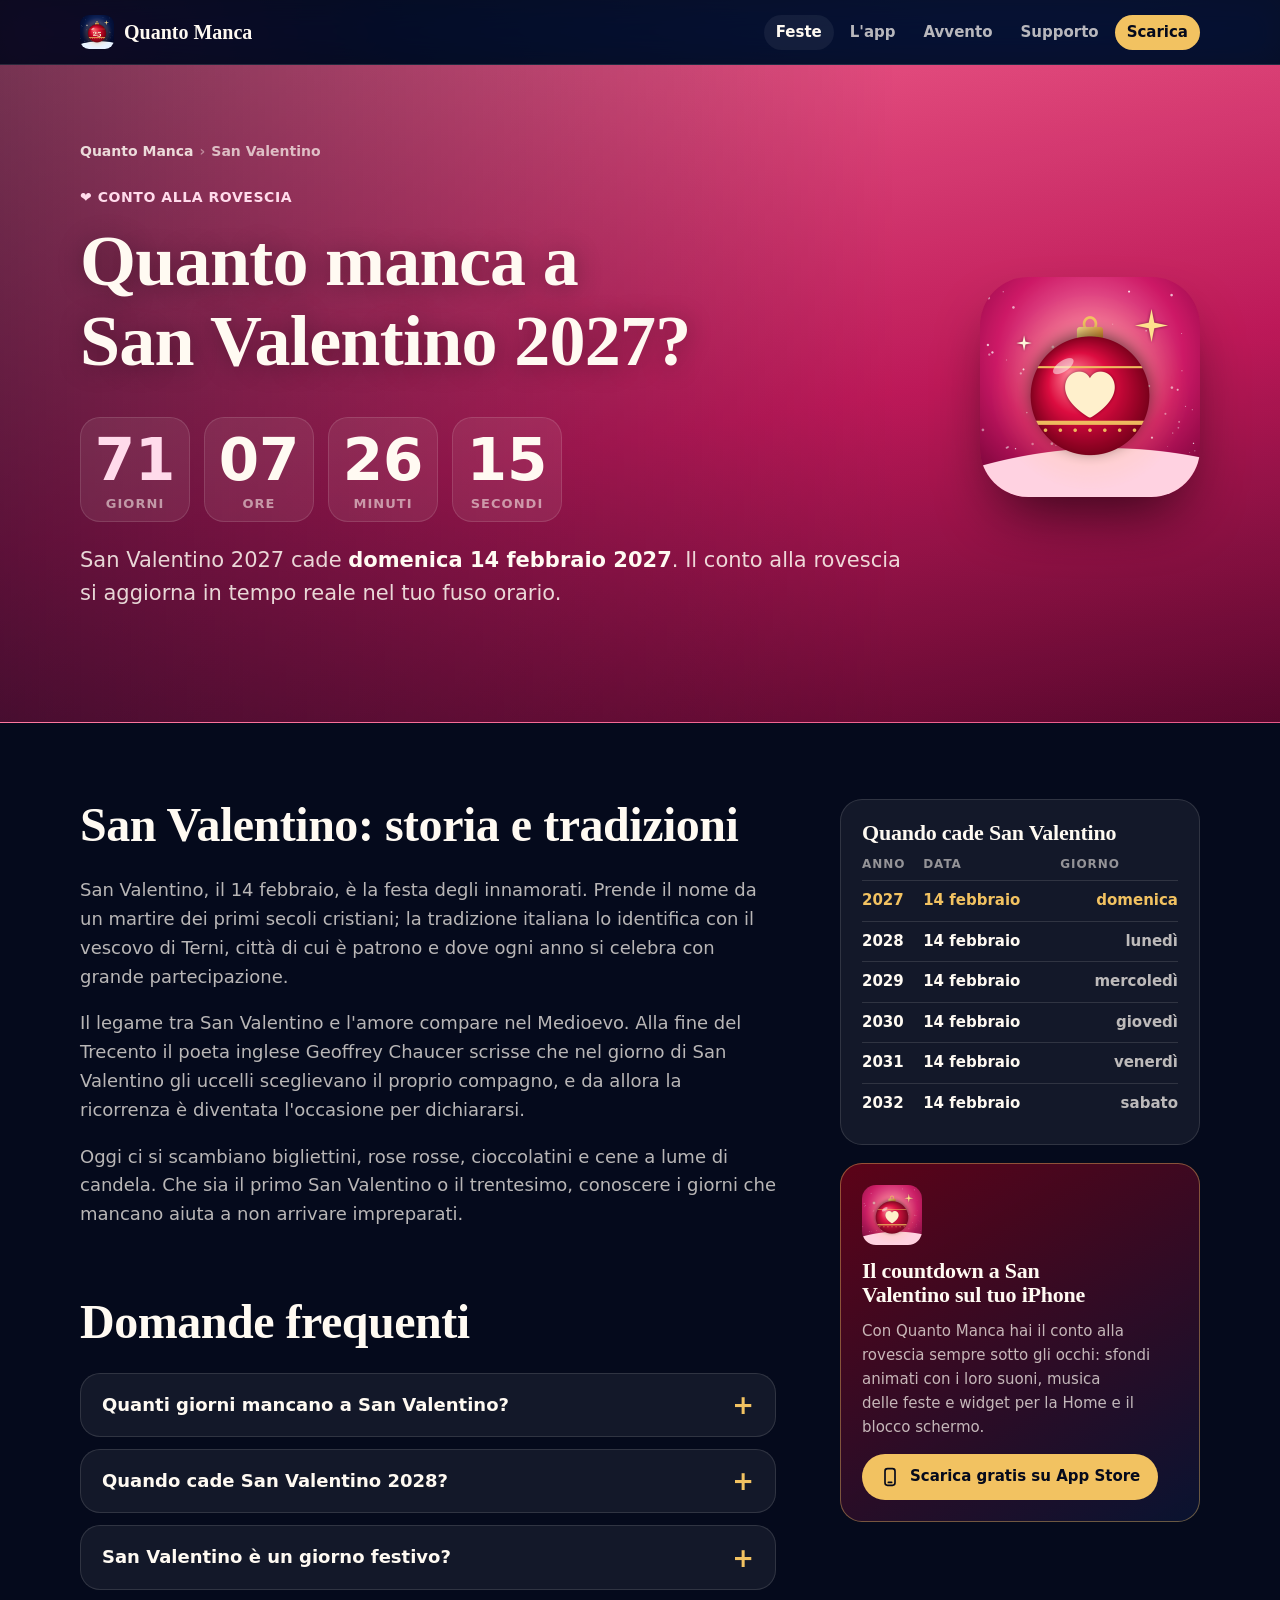
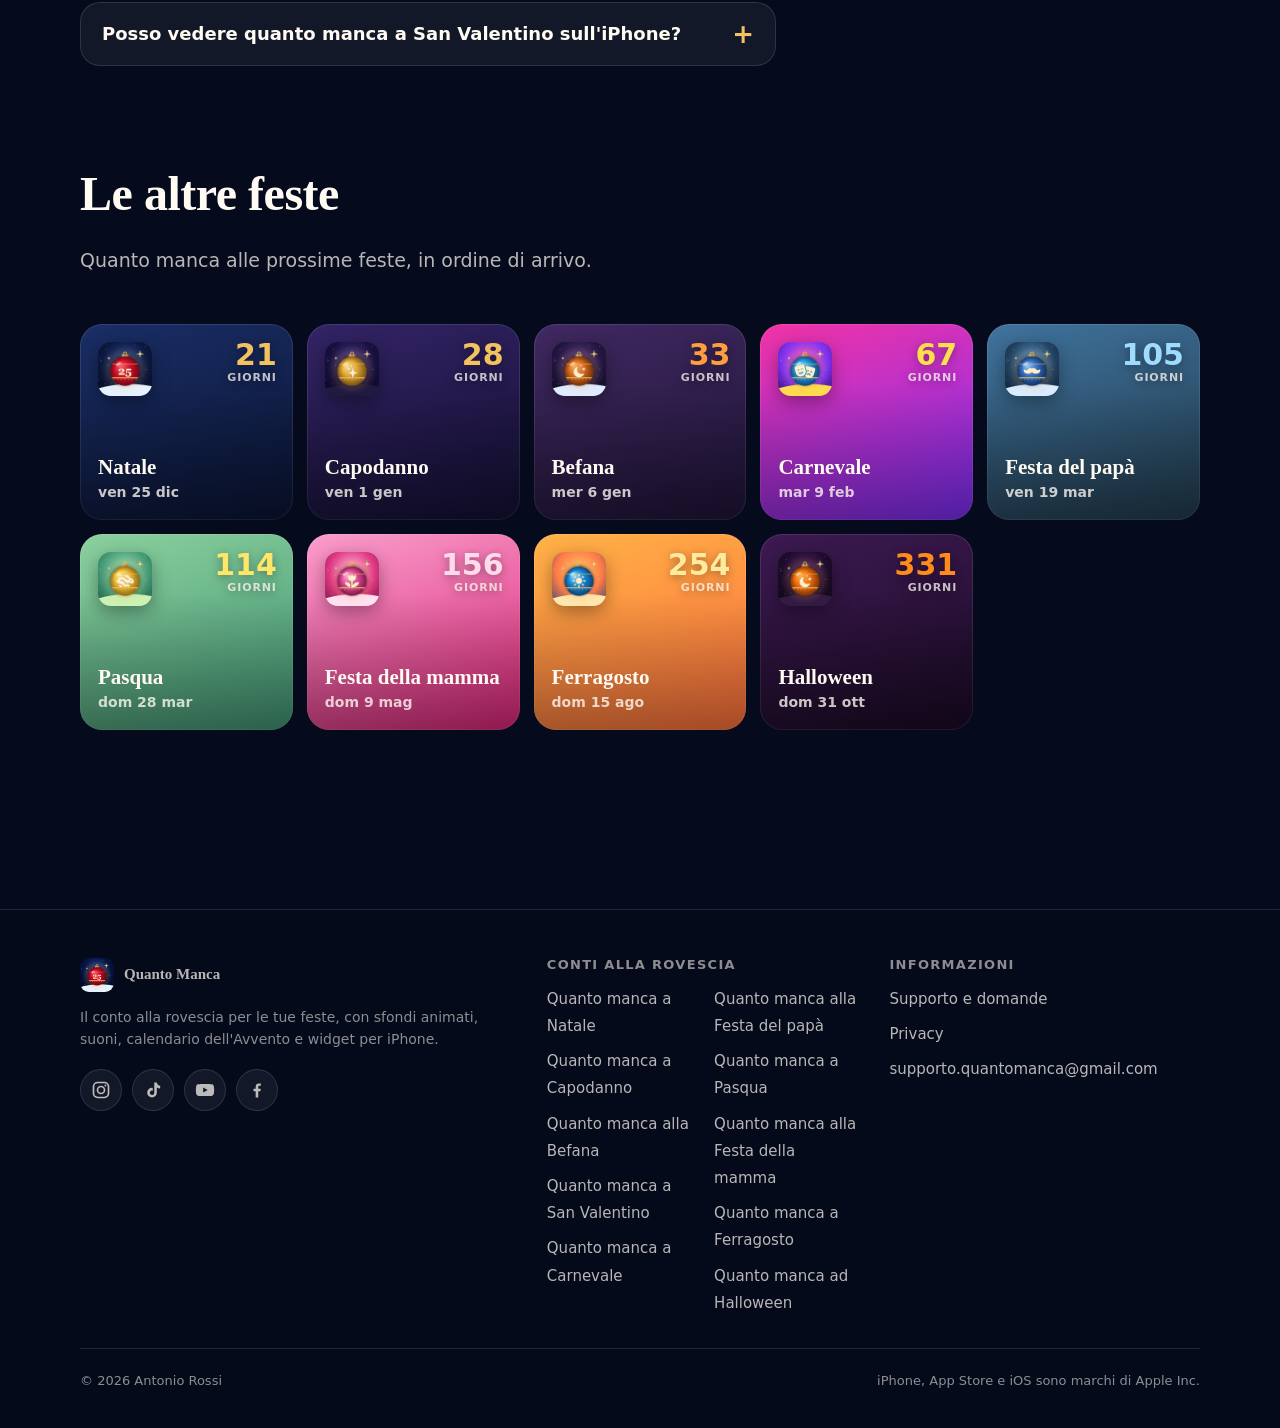
<file: quanto-manca-a-san-valentino/index.html>
<!doctype html>
<html lang="it" class="no-js">
<head>
<meta charset="utf-8">
<meta name="viewport" content="width=device-width, initial-scale=1, viewport-fit=cover">
<title>Quanto manca a San Valentino 2027? Conto alla rovescia live</title>
<meta name="description" content="Quanti giorni mancano a San Valentino? San Valentino 2027 cade domenica 14 febbraio: conto alla rovescia live in giorni, ore, minuti e secondi.">
<link rel="canonical" href="https://quantomanca.github.io/quanto-manca-a-san-valentino/">
<meta name="robots" content="index, follow, max-image-preview:large">
<meta name="author" content="Antonio Rossi">
<meta name="theme-color" content="#0A1433">
<meta name="apple-itunes-app" content="app-id=6830202016">
<meta property="og:type" content="website">
<meta property="og:site_name" content="Quanto Manca">
<meta property="og:locale" content="it_IT">
<meta property="og:title" content="Quanto manca a San Valentino 2027? Conto alla rovescia live">
<meta property="og:description" content="Quanti giorni mancano a San Valentino? San Valentino 2027 cade domenica 14 febbraio: conto alla rovescia live in giorni, ore, minuti e secondi.">
<meta property="og:url" content="https://quantomanca.github.io/quanto-manca-a-san-valentino/">
<meta property="og:image" content="https://quantomanca.github.io/assets/og/san-valentino.jpg">
<meta property="og:image:width" content="1200">
<meta property="og:image:height" content="630">
<meta property="og:image:alt" content="Quanto manca a San Valentino?">
<meta name="twitter:card" content="summary_large_image">
<meta name="twitter:title" content="Quanto manca a San Valentino 2027? Conto alla rovescia live">
<meta name="twitter:description" content="Quanti giorni mancano a San Valentino? San Valentino 2027 cade domenica 14 febbraio: conto alla rovescia live in giorni, ore, minuti e secondi.">
<meta name="twitter:image" content="https://quantomanca.github.io/assets/og/san-valentino.jpg">
<link rel="icon" href="/favicon.ico" sizes="48x48">
<link rel="icon" href="/assets/favicon-32.png" type="image/png" sizes="32x32">
<link rel="apple-touch-icon" href="/apple-touch-icon.png">
<link rel="manifest" href="/site.webmanifest">
<link rel="stylesheet" href="/assets/site.css?v=5">
<script src="/assets/site.js?v=5" defer></script>
<script type="application/ld+json">{"@context": "https://schema.org", "@type": "BreadcrumbList", "itemListElement": [{"@type": "ListItem", "position": 1, "name": "Quanto Manca", "item": "https://quantomanca.github.io/"}, {"@type": "ListItem", "position": 2, "name": "Quanto manca a San Valentino", "item": "https://quantomanca.github.io/quanto-manca-a-san-valentino/"}]}</script>
<script type="application/ld+json">{"@context": "https://schema.org", "@type": "WebPage", "name": "Quanto manca a San Valentino 2027? Conto alla rovescia live", "description": "Quanti giorni mancano a San Valentino? San Valentino 2027 cade domenica 14 febbraio: conto alla rovescia live in giorni, ore, minuti e secondi.", "url": "https://quantomanca.github.io/quanto-manca-a-san-valentino/", "inLanguage": "it-IT", "isPartOf": {"@type": "WebSite", "name": "Quanto Manca", "url": "https://quantomanca.github.io/"}}</script>
<script type="application/ld+json">{"@context": "https://schema.org", "@type": "FAQPage", "mainEntity": [{"@type": "Question", "name": "Quanti giorni mancano a San Valentino?", "acceptedAnswer": {"@type": "Answer", "text": "San Valentino 2027 cade domenica 14 febbraio. Il conto alla rovescia in cima alla pagina mostra in tempo reale i giorni, le ore, i minuti e i secondi che mancano, calcolati nel tuo fuso orario."}}, {"@type": "Question", "name": "Quando cade San Valentino 2028?", "acceptedAnswer": {"@type": "Answer", "text": "San Valentino 2028 cade lunedì 14 febbraio 2028."}}, {"@type": "Question", "name": "San Valentino è un giorno festivo?", "acceptedAnswer": {"@type": "Answer", "text": "No, in Italia il 14 febbraio è un normale giorno lavorativo: è una ricorrenza, non una festa nazionale."}}, {"@type": "Question", "name": "Posso vedere quanto manca a San Valentino sull'iPhone?", "acceptedAnswer": {"@type": "Answer", "text": "Sì, con l'app gratuita Quanto Manca: aggiungi il widget alla schermata Home o al blocco schermo e vedi i giorni che mancano a San Valentino senza aprire l'app."}}]}</script>
</head>
<body>
<a class="skip" href="#contenuto">Vai al contenuto</a>
<header class="site-header">
<div class="wrap">
<a class="logo" href="/" aria-label="Quanto Manca, pagina iniziale"><img src="/assets/icons/app-64.png" alt="" width="34" height="34">Quanto Manca</a>
<nav class="site-nav" aria-label="Principale">
<a href="/#feste" aria-current="page">Feste</a>
<a href="/#app">L'app</a>
<a href="/#avvento">Avvento</a>
<a href="/supporto.html">Supporto</a>
<a class="nav-cta" href="/#scarica">Scarica</a>
</nav>
</div>
</header>
<main id="contenuto">
<section class="h-hero" style="--c1:#FF6694;--c2:#C71A5C;--c3:#5C082E;--accent:#FFDBEB" data-countdown="fixed:2:14">
<canvas class="scene-bg" data-scene="hearts" data-accent="#FFDBEB" aria-hidden="true"></canvas>
<div class="wrap h-hero-grid">
<div>
<nav class="breadcrumb" aria-label="Percorso"><a href="/">Quanto Manca</a><span aria-hidden="true">›</span><span>San Valentino</span></nav>
<p class="eyebrow">❤️ Conto alla rovescia</p>
<h1>Quanto manca a San Valentino <span data-next-year>2027</span>?</h1>
<div class="countdown" role="timer" aria-live="off">
<div class="unit"><span class="num" data-u="d">–</span><span class="lbl">giorni</span></div>
<div class="unit"><span class="num" data-u="h">–</span><span class="lbl">ore</span></div>
<div class="unit"><span class="num" data-u="m">–</span><span class="lbl">minuti</span></div>
<div class="unit"><span class="num" data-u="s">–</span><span class="lbl">secondi</span></div>
</div>
<p class="countdown-today">Buon San Valentino! ❤️</p>
<p class="lead">San Valentino <span data-next-year>2027</span> cade <strong data-next-long>domenica 14 febbraio 2027</strong>. Il conto alla rovescia si aggiorna in tempo reale nel tuo fuso orario.</p>
</div>
<img class="h-hero-icon" src="/assets/icons/san-valentino-lg.png" alt="Icona San Valentino di Quanto Manca" width="200" height="200">
</div>
</section>
<div class="wrap h-body">
<article class="prose">
<h2>San Valentino: storia e tradizioni</h2>
<p>San Valentino, il 14 febbraio, è la festa degli innamorati. Prende il nome da un martire dei primi secoli cristiani; la tradizione italiana lo identifica con il vescovo di Terni, città di cui è patrono e dove ogni anno si celebra con grande partecipazione.</p>
<p>Il legame tra San Valentino e l&#x27;amore compare nel Medioevo. Alla fine del Trecento il poeta inglese Geoffrey Chaucer scrisse che nel giorno di San Valentino gli uccelli sceglievano il proprio compagno, e da allora la ricorrenza è diventata l&#x27;occasione per dichiararsi.</p>
<p>Oggi ci si scambiano bigliettini, rose rosse, cioccolatini e cene a lume di candela. Che sia il primo San Valentino o il trentesimo, conoscere i giorni che mancano aiuta a non arrivare impreparati.</p>
<h2 style="margin-top:1.4em">Domande frequenti</h2>
<div class="faq">
<details><summary>Quanti giorni mancano a San Valentino?</summary><div><p>San Valentino 2027 cade domenica 14 febbraio. Il conto alla rovescia in cima alla pagina mostra in tempo reale i giorni, le ore, i minuti e i secondi che mancano, calcolati nel tuo fuso orario.</p></div></details>
<details><summary>Quando cade San Valentino 2028?</summary><div><p>San Valentino 2028 cade lunedì 14 febbraio 2028.</p></div></details>
<details><summary>San Valentino è un giorno festivo?</summary><div><p>No, in Italia il 14 febbraio è un normale giorno lavorativo: è una ricorrenza, non una festa nazionale.</p></div></details>
<details><summary>Posso vedere quanto manca a San Valentino sull&#x27;iPhone?</summary><div><p>Sì, con l'app gratuita Quanto Manca: aggiungi il widget alla schermata Home o al blocco schermo e vedi i giorni che mancano a San Valentino senza aprire l'app.</p></div></details>
</div>
</article>
<aside class="side">
<div class="side-card">
<h2>Quando cade San Valentino</h2>
<table class="dates">
<thead><tr><th>Anno</th><th>Data</th><th>Giorno</th></tr></thead>
<tbody>
<tr><td>2027</td><td>14 febbraio</td><td>domenica</td></tr>
<tr><td>2028</td><td>14 febbraio</td><td>lunedì</td></tr>
<tr><td>2029</td><td>14 febbraio</td><td>mercoledì</td></tr>
<tr><td>2030</td><td>14 febbraio</td><td>giovedì</td></tr>
<tr><td>2031</td><td>14 febbraio</td><td>venerdì</td></tr>
<tr><td>2032</td><td>14 febbraio</td><td>sabato</td></tr>
</tbody>
</table>
</div>
<div class="app-card">
<img src="/assets/icons/san-valentino.png" alt="" width="60" height="60" loading="lazy">
<h2>Il countdown a San Valentino sul tuo iPhone</h2>
<p>Con Quanto Manca hai il conto alla rovescia sempre sotto gli occhi: sfondi animati con i loro suoni, musica delle feste e widget per la Home e il blocco schermo.</p>
<div class="btn-row"><a class="btn btn-primary " href="https://apps.apple.com/app/apple-store/id6830202016?pt=128950161&amp;ct=sito&amp;mt=8"><svg viewBox="0 0 24 24" aria-hidden="true"><rect x="6" y="2" width="12" height="20" rx="3" fill="none" stroke="currentColor" stroke-width="2"/><path d="M10 18.5h4" stroke="currentColor" stroke-width="2" stroke-linecap="round"/></svg>Scarica gratis su App Store</a></div>
</div>
</aside>
</div>
<section class="section">
<div class="wrap">
<div class="section-head"><h2>Le altre feste</h2><p>Quanto manca alle prossime feste, in ordine di arrivo.</p></div>
<div class="holiday-grid">
<a class="holiday-card" href="/quanto-manca-a-natale/" style="--c1:#1A2E66;--c2:#0A1433;--c3:#050A1C;--accent:#F2C261" data-rule="fixed:12:25">
<img src="/assets/icons/natale.png" alt="" width="54" height="54" loading="lazy">
<span class="hc-days" data-days-to="fixed:12:25"><span data-n>27</span><small data-l>giorni</small></span>
<span class="hc-name">Natale</span>
<span class="hc-date" data-date-of="fixed:12:25">ven 25 dic</span>
<span class="hc-badge" hidden>La prossima</span>
</a>
<a class="holiday-card" href="/quanto-manca-a-capodanno/" style="--c1:#332466;--c2:#140F33;--c3:#05050F;--accent:#F2C261" data-rule="fixed:1:1">
<img src="/assets/icons/capodanno.png" alt="" width="54" height="54" loading="lazy">
<span class="hc-days" data-days-to="fixed:1:1"><span data-n>34</span><small data-l>giorni</small></span>
<span class="hc-name">Capodanno</span>
<span class="hc-date" data-date-of="fixed:1:1">ven 1 gen</span>
<span class="hc-badge" hidden>La prossima</span>
</a>
<a class="holiday-card" href="/quanto-manca-alla-befana/" style="--c1:#402961;--c2:#1F1438;--c3:#0A0814;--accent:#FF9E3D" data-rule="fixed:1:6">
<img src="/assets/icons/befana.png" alt="" width="54" height="54" loading="lazy">
<span class="hc-days" data-days-to="fixed:1:6"><span data-n>39</span><small data-l>giorni</small></span>
<span class="hc-name">Befana</span>
<span class="hc-date" data-date-of="fixed:1:6">mer 6 gen</span>
<span class="hc-badge" hidden>La prossima</span>
</a>
<a class="holiday-card" href="/quanto-manca-a-carnevale/" style="--c1:#F233A6;--c2:#7A2EF7;--c3:#290A4C;--accent:#FFE04C" data-rule="easter:-47">
<img src="/assets/icons/carnevale.png" alt="" width="54" height="54" loading="lazy">
<span class="hc-days" data-days-to="easter:-47"><span data-n>73</span><small data-l>giorni</small></span>
<span class="hc-name">Carnevale</span>
<span class="hc-date" data-date-of="easter:-47">mar 9 feb</span>
<span class="hc-badge" hidden>La prossima</span>
</a>
<a class="holiday-card" href="/quanto-manca-alla-festa-del-papa/" style="--c1:#40739E;--c2:#213B4C;--c3:#0F1F29;--accent:#9EDBFF" data-rule="fixed:3:19">
<img src="/assets/icons/festa-del-papa.png" alt="" width="54" height="54" loading="lazy">
<span class="hc-days" data-days-to="fixed:3:19"><span data-n>111</span><small data-l>giorni</small></span>
<span class="hc-name">Festa del papà</span>
<span class="hc-date" data-date-of="fixed:3:19">ven 19 mar</span>
<span class="hc-badge" hidden>La prossima</span>
</a>
<a class="holiday-card" href="/quanto-manca-a-pasqua/" style="--c1:#8CD19E;--c2:#409473;--c3:#144C3D;--accent:#FFE666" data-rule="easter:0">
<img src="/assets/icons/pasqua.png" alt="" width="54" height="54" loading="lazy">
<span class="hc-days" data-days-to="easter:0"><span data-n>120</span><small data-l>giorni</small></span>
<span class="hc-name">Pasqua</span>
<span class="hc-date" data-date-of="easter:0">dom 28 mar</span>
<span class="hc-badge" hidden>La prossima</span>
</a>
<a class="holiday-card" href="/quanto-manca-alla-festa-della-mamma/" style="--c1:#FA9ECC;--c2:#DB2678;--c3:#6B0F3B;--accent:#FFDBEB" data-rule="nth:5:6:2">
<img src="/assets/icons/festa-della-mamma.png" alt="" width="54" height="54" loading="lazy">
<span class="hc-days" data-days-to="nth:5:6:2"><span data-n>162</span><small data-l>giorni</small></span>
<span class="hc-name">Festa della mamma</span>
<span class="hc-date" data-date-of="nth:5:6:2">dom 9 mag</span>
<span class="hc-badge" hidden>La prossima</span>
</a>
<a class="holiday-card" href="/quanto-manca-a-ferragosto/" style="--c1:#FFB247;--c2:#FF703D;--c3:#1F3D73;--accent:#FFEB9E" data-rule="fixed:8:15">
<img src="/assets/icons/ferragosto.png" alt="" width="54" height="54" loading="lazy">
<span class="hc-days" data-days-to="fixed:8:15"><span data-n>260</span><small data-l>giorni</small></span>
<span class="hc-name">Ferragosto</span>
<span class="hc-date" data-date-of="fixed:8:15">dom 15 ago</span>
<span class="hc-badge" hidden>La prossima</span>
</a>
<a class="holiday-card" href="/quanto-manca-ad-halloween/" style="--c1:#3D1A52;--c2:#1A0A24;--c3:#0A050F;--accent:#FF8C1A" data-rule="fixed:10:31">
<img src="/assets/icons/halloween.png" alt="" width="54" height="54" loading="lazy">
<span class="hc-days" data-days-to="fixed:10:31"><span data-n>337</span><small data-l>giorni</small></span>
<span class="hc-name">Halloween</span>
<span class="hc-date" data-date-of="fixed:10:31">dom 31 ott</span>
<span class="hc-badge" hidden>La prossima</span>
</a>
</div>
</div>
</section>
</main>
<footer class="site-footer">
<div class="wrap">
<div class="footer-grid">
<div>
<a class="logo" href="/"><img src="/assets/icons/app-64.png" alt="" width="34" height="34" loading="lazy">Quanto Manca</a>
<p style="margin-top:14px">Il conto alla rovescia per le tue feste, con sfondi animati, suoni, calendario dell'Avvento e widget per iPhone.</p>
<ul class="social" aria-label="Quanto Manca sui social">
<li><a href="https://www.instagram.com/quantomanca.app/" rel="me noopener" aria-label="Quanto Manca su Instagram"><svg viewBox="0 0 24 24" aria-hidden="true"><rect x="3" y="3" width="18" height="18" rx="5" fill="none" stroke="currentColor" stroke-width="2"/><circle cx="12" cy="12" r="4.2" fill="none" stroke="currentColor" stroke-width="2"/><circle cx="17.3" cy="6.7" r="1.2" fill="currentColor"/></svg></a></li>
<li><a href="https://www.tiktok.com/@quantomanca.app" rel="me noopener" aria-label="Quanto Manca su TikTok"><svg viewBox="0 0 24 24" aria-hidden="true"><path fill="currentColor" d="M16.6 3c.3 2.2 1.8 3.8 4 4v3.2c-1.5 0-2.9-.5-4-1.2v6.2a5.8 5.8 0 1 1-5.8-5.8c.3 0 .6 0 .9.1v3.3a2.6 2.6 0 1 0 1.8 2.4V3h3.1z"/></svg></a></li>
<li><a href="https://www.youtube.com/@quantomanca_app" rel="me noopener" aria-label="Quanto Manca su YouTube"><svg viewBox="0 0 24 24" aria-hidden="true"><path fill="currentColor" fill-rule="evenodd" d="M22.5 7.2a2.8 2.8 0 0 0-2-2C18.8 4.7 12 4.7 12 4.7s-6.8 0-8.5.5a2.8 2.8 0 0 0-2 2A29 29 0 0 0 1 12a29 29 0 0 0 .5 4.8 2.8 2.8 0 0 0 2 2c1.7.5 8.5.5 8.5.5s6.8 0 8.5-.5a2.8 2.8 0 0 0 2-2A29 29 0 0 0 23 12a29 29 0 0 0-.5-4.8zM9.8 15.1V8.9l5.4 3.1-5.4 3.1z"/></svg></a></li>
<li><a href="https://www.facebook.com/profile.php?id=61596268028960" rel="me noopener" aria-label="Quanto Manca su Facebook"><svg viewBox="0 0 24 24" aria-hidden="true"><path fill="currentColor" d="M13.5 21v-7.6h2.6l.4-3h-3V8.5c0-.9.3-1.5 1.5-1.5h1.6V4.3c-.3 0-1.2-.1-2.3-.1-2.3 0-3.9 1.4-3.9 4v2.2H7.8v3h2.6V21h3.1z"/></svg></a></li>
</ul>
</div>
<div>
<h2>Conti alla rovescia</h2>
<ul class="footer-cols">
<li><a href="/quanto-manca-a-natale/">Quanto manca a Natale</a></li>
<li><a href="/quanto-manca-a-capodanno/">Quanto manca a Capodanno</a></li>
<li><a href="/quanto-manca-alla-befana/">Quanto manca alla Befana</a></li>
<li><a href="/quanto-manca-a-san-valentino/">Quanto manca a San Valentino</a></li>
<li><a href="/quanto-manca-a-carnevale/">Quanto manca a Carnevale</a></li>
<li><a href="/quanto-manca-alla-festa-del-papa/">Quanto manca alla Festa del papà</a></li>
<li><a href="/quanto-manca-a-pasqua/">Quanto manca a Pasqua</a></li>
<li><a href="/quanto-manca-alla-festa-della-mamma/">Quanto manca alla Festa della mamma</a></li>
<li><a href="/quanto-manca-a-ferragosto/">Quanto manca a Ferragosto</a></li>
<li><a href="/quanto-manca-ad-halloween/">Quanto manca ad Halloween</a></li>
</ul>
</div>
<div>
<h2>Informazioni</h2>
<ul>
<li><a href="/supporto.html">Supporto e domande</a></li>
<li><a href="/privacy.html">Privacy</a></li>
<li><a href="mailto:supporto.quantomanca@gmail.com">supporto.quantomanca@gmail.com</a></li>
</ul>
</div>
</div>
<div class="copy"><span>© 2026 Antonio Rossi</span><span>iPhone, App Store e iOS sono marchi di Apple Inc.</span></div>
</div>
</footer>
</body>
</html>
</file>
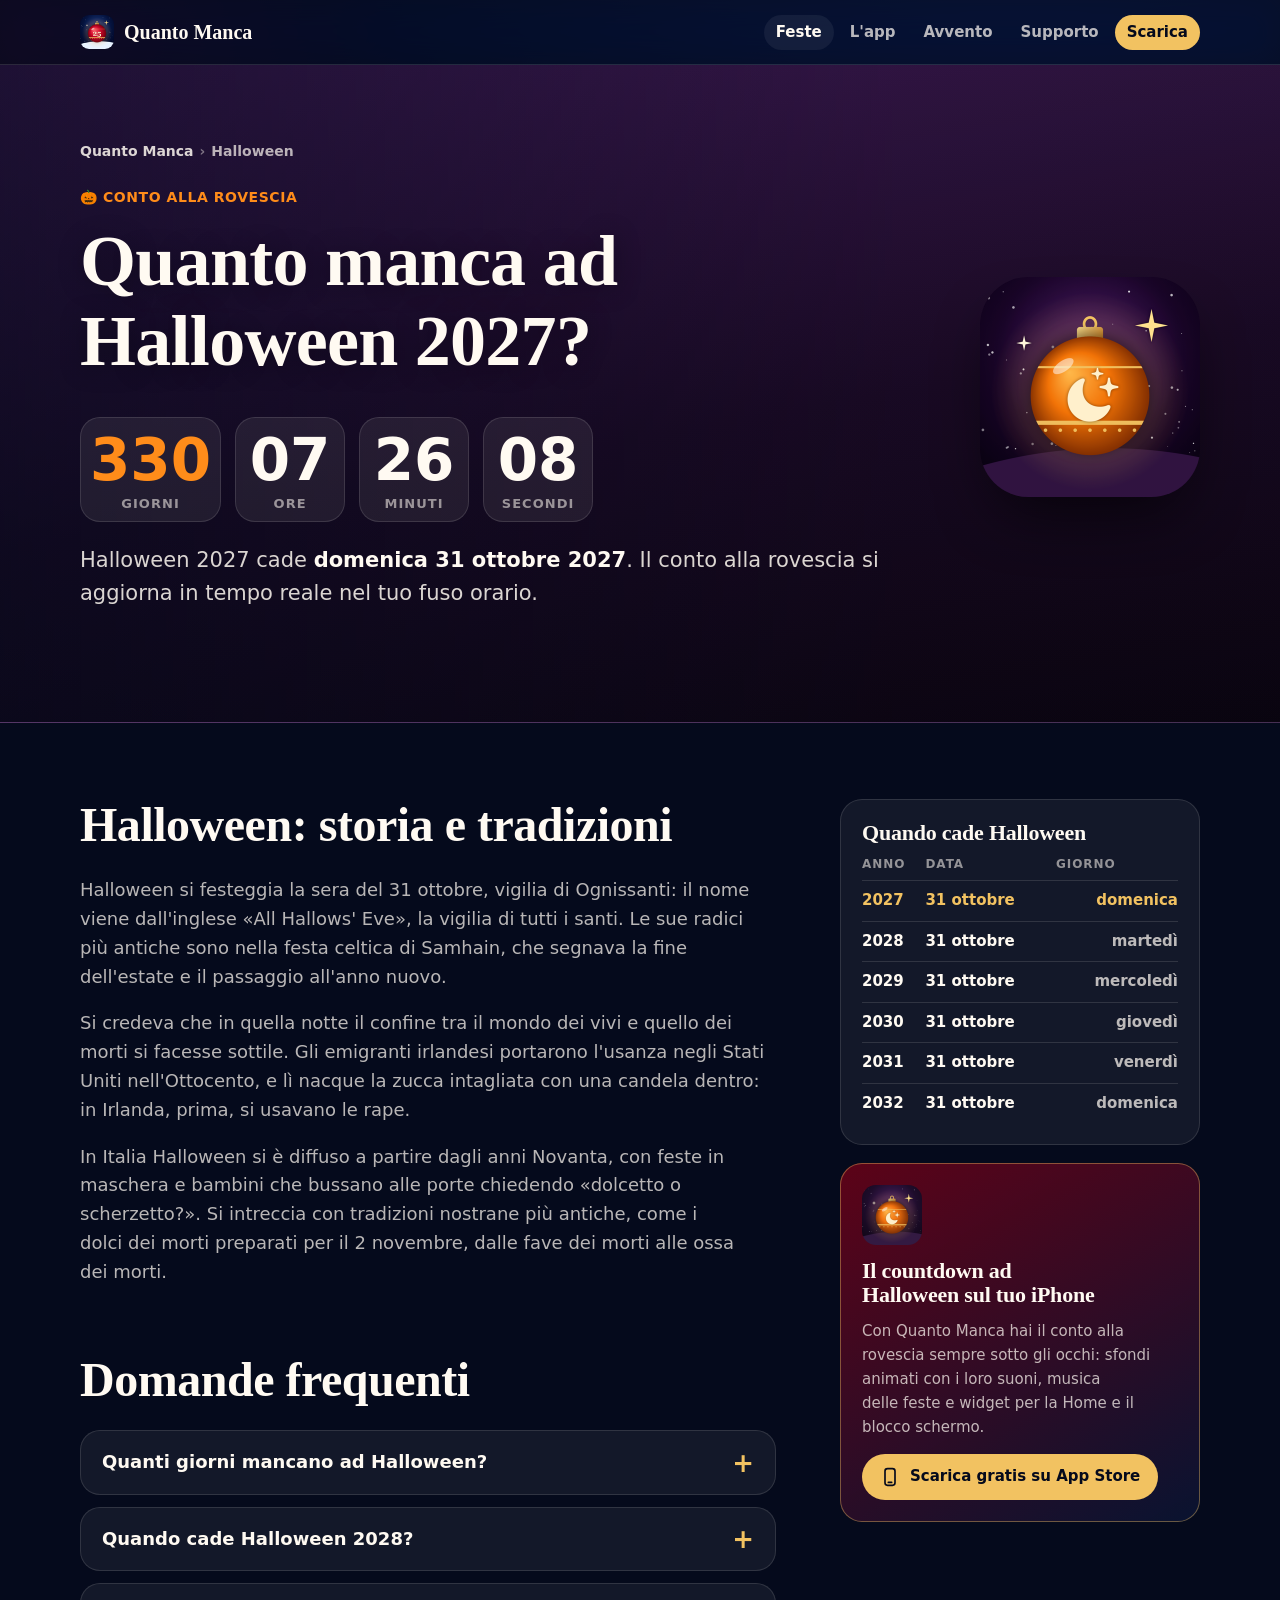
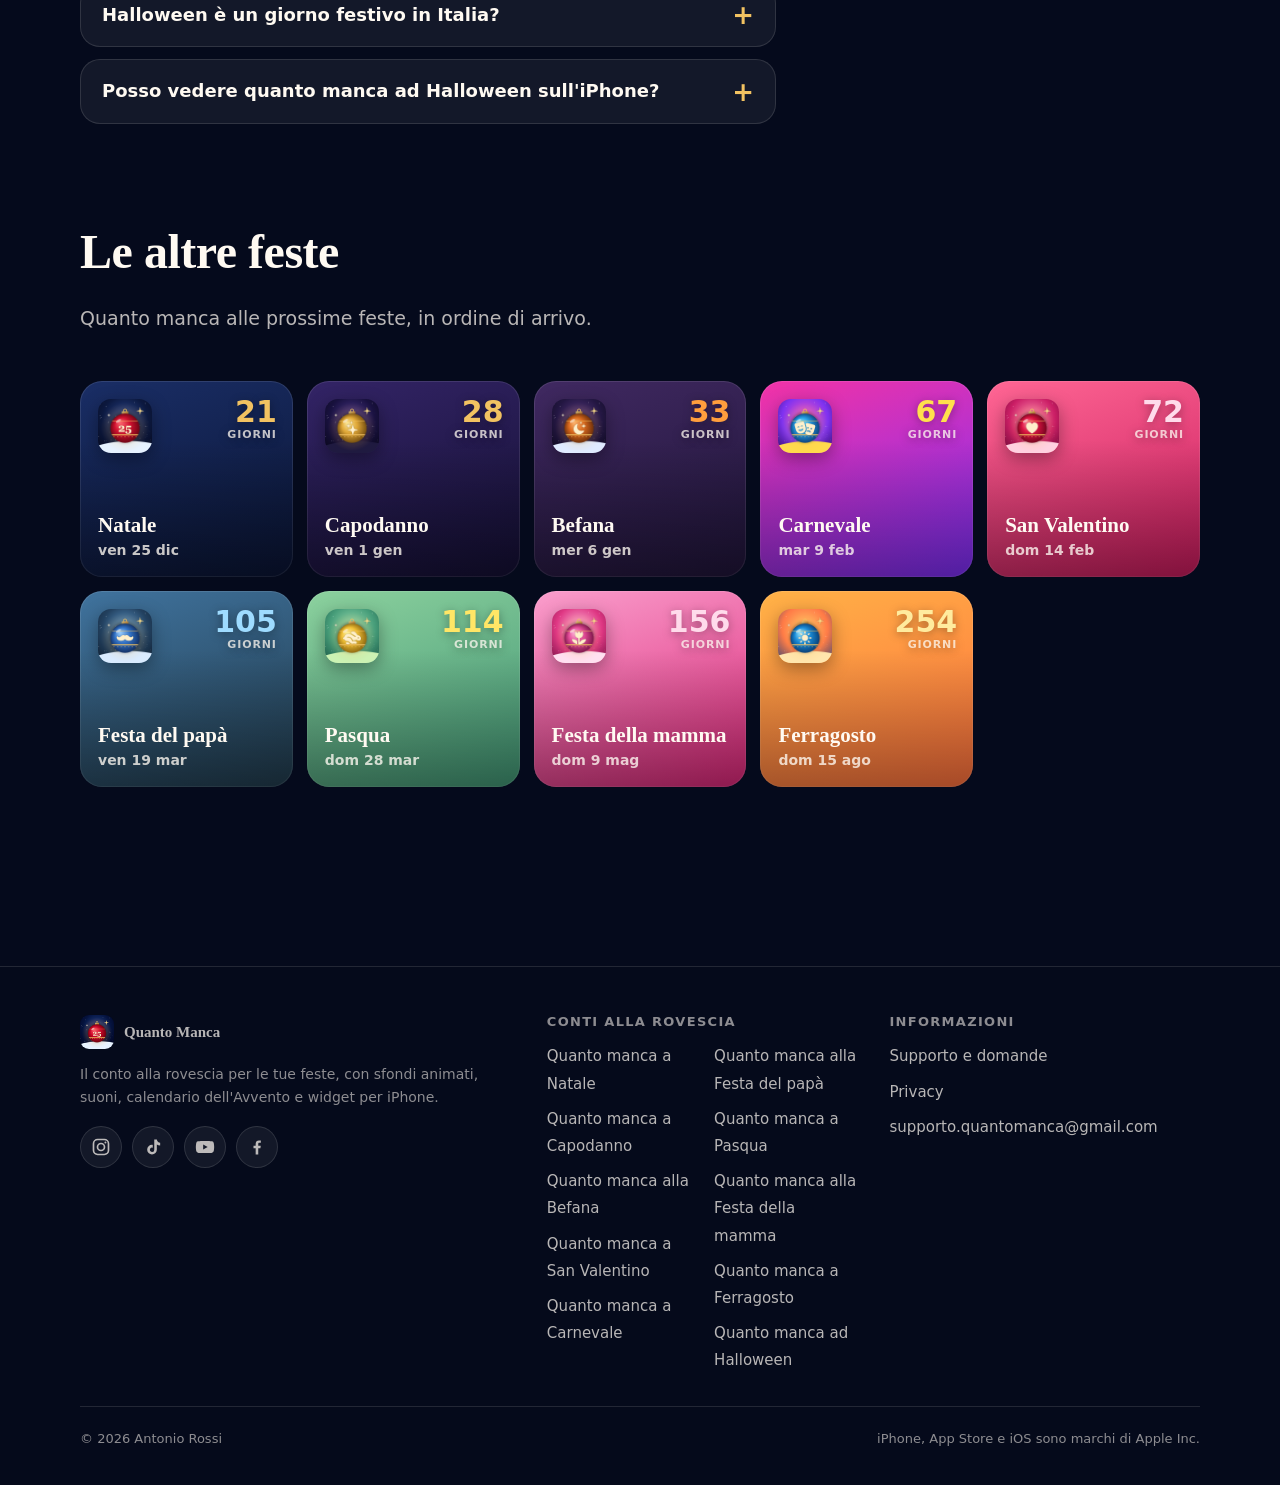
<file: quanto-manca-ad-halloween/index.html>
<!doctype html>
<html lang="it" class="no-js">
<head>
<meta charset="utf-8">
<meta name="viewport" content="width=device-width, initial-scale=1, viewport-fit=cover">
<title>Quanto manca ad Halloween 2027? Conto alla rovescia live</title>
<meta name="description" content="Quanti giorni mancano ad Halloween? Halloween 2027 cade domenica 31 ottobre: conto alla rovescia live in giorni, ore, minuti e secondi. Storia e tradizioni.">
<link rel="canonical" href="https://quantomanca.github.io/quanto-manca-ad-halloween/">
<meta name="robots" content="index, follow, max-image-preview:large">
<meta name="author" content="Antonio Rossi">
<meta name="theme-color" content="#0A1433">
<meta name="apple-itunes-app" content="app-id=6830202016">
<meta property="og:type" content="website">
<meta property="og:site_name" content="Quanto Manca">
<meta property="og:locale" content="it_IT">
<meta property="og:title" content="Quanto manca ad Halloween 2027? Conto alla rovescia live">
<meta property="og:description" content="Quanti giorni mancano ad Halloween? Halloween 2027 cade domenica 31 ottobre: conto alla rovescia live in giorni, ore, minuti e secondi. Storia e tradizioni.">
<meta property="og:url" content="https://quantomanca.github.io/quanto-manca-ad-halloween/">
<meta property="og:image" content="https://quantomanca.github.io/assets/og/halloween.jpg">
<meta property="og:image:width" content="1200">
<meta property="og:image:height" content="630">
<meta property="og:image:alt" content="Quanto manca ad Halloween?">
<meta name="twitter:card" content="summary_large_image">
<meta name="twitter:title" content="Quanto manca ad Halloween 2027? Conto alla rovescia live">
<meta name="twitter:description" content="Quanti giorni mancano ad Halloween? Halloween 2027 cade domenica 31 ottobre: conto alla rovescia live in giorni, ore, minuti e secondi. Storia e tradizioni.">
<meta name="twitter:image" content="https://quantomanca.github.io/assets/og/halloween.jpg">
<link rel="icon" href="/favicon.ico" sizes="48x48">
<link rel="icon" href="/assets/favicon-32.png" type="image/png" sizes="32x32">
<link rel="apple-touch-icon" href="/apple-touch-icon.png">
<link rel="manifest" href="/site.webmanifest">
<link rel="stylesheet" href="/assets/site.css?v=5">
<script src="/assets/site.js?v=5" defer></script>
<script type="application/ld+json">{"@context": "https://schema.org", "@type": "BreadcrumbList", "itemListElement": [{"@type": "ListItem", "position": 1, "name": "Quanto Manca", "item": "https://quantomanca.github.io/"}, {"@type": "ListItem", "position": 2, "name": "Quanto manca ad Halloween", "item": "https://quantomanca.github.io/quanto-manca-ad-halloween/"}]}</script>
<script type="application/ld+json">{"@context": "https://schema.org", "@type": "WebPage", "name": "Quanto manca ad Halloween 2027? Conto alla rovescia live", "description": "Quanti giorni mancano ad Halloween? Halloween 2027 cade domenica 31 ottobre: conto alla rovescia live in giorni, ore, minuti e secondi. Storia e tradizioni.", "url": "https://quantomanca.github.io/quanto-manca-ad-halloween/", "inLanguage": "it-IT", "isPartOf": {"@type": "WebSite", "name": "Quanto Manca", "url": "https://quantomanca.github.io/"}}</script>
<script type="application/ld+json">{"@context": "https://schema.org", "@type": "FAQPage", "mainEntity": [{"@type": "Question", "name": "Quanti giorni mancano ad Halloween?", "acceptedAnswer": {"@type": "Answer", "text": "Halloween 2027 cade domenica 31 ottobre. Il conto alla rovescia in cima alla pagina mostra in tempo reale i giorni, le ore, i minuti e i secondi che mancano, calcolati nel tuo fuso orario."}}, {"@type": "Question", "name": "Quando cade Halloween 2028?", "acceptedAnswer": {"@type": "Answer", "text": "Halloween 2028 cade martedì 31 ottobre 2028."}}, {"@type": "Question", "name": "Halloween è un giorno festivo in Italia?", "acceptedAnswer": {"@type": "Answer", "text": "No, il 31 ottobre non è festivo. Il giorno dopo, il 1 novembre, Ognissanti, è invece festa nazionale."}}, {"@type": "Question", "name": "Posso vedere quanto manca ad Halloween sull'iPhone?", "acceptedAnswer": {"@type": "Answer", "text": "Sì, con l'app gratuita Quanto Manca: aggiungi il widget alla schermata Home o al blocco schermo e vedi i giorni che mancano ad Halloween senza aprire l'app."}}]}</script>
</head>
<body>
<a class="skip" href="#contenuto">Vai al contenuto</a>
<header class="site-header">
<div class="wrap">
<a class="logo" href="/" aria-label="Quanto Manca, pagina iniziale"><img src="/assets/icons/app-64.png" alt="" width="34" height="34">Quanto Manca</a>
<nav class="site-nav" aria-label="Principale">
<a href="/#feste" aria-current="page">Feste</a>
<a href="/#app">L'app</a>
<a href="/#avvento">Avvento</a>
<a href="/supporto.html">Supporto</a>
<a class="nav-cta" href="/#scarica">Scarica</a>
</nav>
</div>
</header>
<main id="contenuto">
<section class="h-hero" style="--c1:#3D1A52;--c2:#1A0A24;--c3:#0A050F;--accent:#FF8C1A" data-countdown="fixed:10:31">
<canvas class="scene-bg" data-scene="halloween" data-accent="#FF8C1A" aria-hidden="true"></canvas>
<div class="wrap h-hero-grid">
<div>
<nav class="breadcrumb" aria-label="Percorso"><a href="/">Quanto Manca</a><span aria-hidden="true">›</span><span>Halloween</span></nav>
<p class="eyebrow">🎃 Conto alla rovescia</p>
<h1>Quanto manca ad Halloween <span data-next-year>2027</span>?</h1>
<div class="countdown" role="timer" aria-live="off">
<div class="unit"><span class="num" data-u="d">–</span><span class="lbl">giorni</span></div>
<div class="unit"><span class="num" data-u="h">–</span><span class="lbl">ore</span></div>
<div class="unit"><span class="num" data-u="m">–</span><span class="lbl">minuti</span></div>
<div class="unit"><span class="num" data-u="s">–</span><span class="lbl">secondi</span></div>
</div>
<p class="countdown-today">Dolcetto o scherzetto! 🎃</p>
<p class="lead">Halloween <span data-next-year>2027</span> cade <strong data-next-long>domenica 31 ottobre 2027</strong>. Il conto alla rovescia si aggiorna in tempo reale nel tuo fuso orario.</p>
</div>
<img class="h-hero-icon" src="/assets/icons/halloween-lg.png" alt="Icona Halloween di Quanto Manca" width="200" height="200">
</div>
</section>
<div class="wrap h-body">
<article class="prose">
<h2>Halloween: storia e tradizioni</h2>
<p>Halloween si festeggia la sera del 31 ottobre, vigilia di Ognissanti: il nome viene dall&#x27;inglese «All Hallows&#x27; Eve», la vigilia di tutti i santi. Le sue radici più antiche sono nella festa celtica di Samhain, che segnava la fine dell&#x27;estate e il passaggio all&#x27;anno nuovo.</p>
<p>Si credeva che in quella notte il confine tra il mondo dei vivi e quello dei morti si facesse sottile. Gli emigranti irlandesi portarono l&#x27;usanza negli Stati Uniti nell&#x27;Ottocento, e lì nacque la zucca intagliata con una candela dentro: in Irlanda, prima, si usavano le rape.</p>
<p>In Italia Halloween si è diffuso a partire dagli anni Novanta, con feste in maschera e bambini che bussano alle porte chiedendo «dolcetto o scherzetto?». Si intreccia con tradizioni nostrane più antiche, come i dolci dei morti preparati per il 2 novembre, dalle fave dei morti alle ossa dei morti.</p>
<h2 style="margin-top:1.4em">Domande frequenti</h2>
<div class="faq">
<details><summary>Quanti giorni mancano ad Halloween?</summary><div><p>Halloween 2027 cade domenica 31 ottobre. Il conto alla rovescia in cima alla pagina mostra in tempo reale i giorni, le ore, i minuti e i secondi che mancano, calcolati nel tuo fuso orario.</p></div></details>
<details><summary>Quando cade Halloween 2028?</summary><div><p>Halloween 2028 cade martedì 31 ottobre 2028.</p></div></details>
<details><summary>Halloween è un giorno festivo in Italia?</summary><div><p>No, il 31 ottobre non è festivo. Il giorno dopo, il 1 novembre, Ognissanti, è invece festa nazionale.</p></div></details>
<details><summary>Posso vedere quanto manca ad Halloween sull&#x27;iPhone?</summary><div><p>Sì, con l'app gratuita Quanto Manca: aggiungi il widget alla schermata Home o al blocco schermo e vedi i giorni che mancano ad Halloween senza aprire l'app.</p></div></details>
</div>
</article>
<aside class="side">
<div class="side-card">
<h2>Quando cade Halloween</h2>
<table class="dates">
<thead><tr><th>Anno</th><th>Data</th><th>Giorno</th></tr></thead>
<tbody>
<tr><td>2027</td><td>31 ottobre</td><td>domenica</td></tr>
<tr><td>2028</td><td>31 ottobre</td><td>martedì</td></tr>
<tr><td>2029</td><td>31 ottobre</td><td>mercoledì</td></tr>
<tr><td>2030</td><td>31 ottobre</td><td>giovedì</td></tr>
<tr><td>2031</td><td>31 ottobre</td><td>venerdì</td></tr>
<tr><td>2032</td><td>31 ottobre</td><td>domenica</td></tr>
</tbody>
</table>
</div>
<div class="app-card">
<img src="/assets/icons/halloween.png" alt="" width="60" height="60" loading="lazy">
<h2>Il countdown ad Halloween sul tuo iPhone</h2>
<p>Con Quanto Manca hai il conto alla rovescia sempre sotto gli occhi: sfondi animati con i loro suoni, musica delle feste e widget per la Home e il blocco schermo.</p>
<div class="btn-row"><a class="btn btn-primary " href="https://apps.apple.com/app/apple-store/id6830202016?pt=128950161&amp;ct=sito&amp;mt=8"><svg viewBox="0 0 24 24" aria-hidden="true"><rect x="6" y="2" width="12" height="20" rx="3" fill="none" stroke="currentColor" stroke-width="2"/><path d="M10 18.5h4" stroke="currentColor" stroke-width="2" stroke-linecap="round"/></svg>Scarica gratis su App Store</a></div>
</div>
</aside>
</div>
<section class="section">
<div class="wrap">
<div class="section-head"><h2>Le altre feste</h2><p>Quanto manca alle prossime feste, in ordine di arrivo.</p></div>
<div class="holiday-grid">
<a class="holiday-card" href="/quanto-manca-a-natale/" style="--c1:#1A2E66;--c2:#0A1433;--c3:#050A1C;--accent:#F2C261" data-rule="fixed:12:25">
<img src="/assets/icons/natale.png" alt="" width="54" height="54" loading="lazy">
<span class="hc-days" data-days-to="fixed:12:25"><span data-n>27</span><small data-l>giorni</small></span>
<span class="hc-name">Natale</span>
<span class="hc-date" data-date-of="fixed:12:25">ven 25 dic</span>
<span class="hc-badge" hidden>La prossima</span>
</a>
<a class="holiday-card" href="/quanto-manca-a-capodanno/" style="--c1:#332466;--c2:#140F33;--c3:#05050F;--accent:#F2C261" data-rule="fixed:1:1">
<img src="/assets/icons/capodanno.png" alt="" width="54" height="54" loading="lazy">
<span class="hc-days" data-days-to="fixed:1:1"><span data-n>34</span><small data-l>giorni</small></span>
<span class="hc-name">Capodanno</span>
<span class="hc-date" data-date-of="fixed:1:1">ven 1 gen</span>
<span class="hc-badge" hidden>La prossima</span>
</a>
<a class="holiday-card" href="/quanto-manca-alla-befana/" style="--c1:#402961;--c2:#1F1438;--c3:#0A0814;--accent:#FF9E3D" data-rule="fixed:1:6">
<img src="/assets/icons/befana.png" alt="" width="54" height="54" loading="lazy">
<span class="hc-days" data-days-to="fixed:1:6"><span data-n>39</span><small data-l>giorni</small></span>
<span class="hc-name">Befana</span>
<span class="hc-date" data-date-of="fixed:1:6">mer 6 gen</span>
<span class="hc-badge" hidden>La prossima</span>
</a>
<a class="holiday-card" href="/quanto-manca-a-carnevale/" style="--c1:#F233A6;--c2:#7A2EF7;--c3:#290A4C;--accent:#FFE04C" data-rule="easter:-47">
<img src="/assets/icons/carnevale.png" alt="" width="54" height="54" loading="lazy">
<span class="hc-days" data-days-to="easter:-47"><span data-n>73</span><small data-l>giorni</small></span>
<span class="hc-name">Carnevale</span>
<span class="hc-date" data-date-of="easter:-47">mar 9 feb</span>
<span class="hc-badge" hidden>La prossima</span>
</a>
<a class="holiday-card" href="/quanto-manca-a-san-valentino/" style="--c1:#FF6694;--c2:#C71A5C;--c3:#5C082E;--accent:#FFDBEB" data-rule="fixed:2:14">
<img src="/assets/icons/san-valentino.png" alt="" width="54" height="54" loading="lazy">
<span class="hc-days" data-days-to="fixed:2:14"><span data-n>78</span><small data-l>giorni</small></span>
<span class="hc-name">San Valentino</span>
<span class="hc-date" data-date-of="fixed:2:14">dom 14 feb</span>
<span class="hc-badge" hidden>La prossima</span>
</a>
<a class="holiday-card" href="/quanto-manca-alla-festa-del-papa/" style="--c1:#40739E;--c2:#213B4C;--c3:#0F1F29;--accent:#9EDBFF" data-rule="fixed:3:19">
<img src="/assets/icons/festa-del-papa.png" alt="" width="54" height="54" loading="lazy">
<span class="hc-days" data-days-to="fixed:3:19"><span data-n>111</span><small data-l>giorni</small></span>
<span class="hc-name">Festa del papà</span>
<span class="hc-date" data-date-of="fixed:3:19">ven 19 mar</span>
<span class="hc-badge" hidden>La prossima</span>
</a>
<a class="holiday-card" href="/quanto-manca-a-pasqua/" style="--c1:#8CD19E;--c2:#409473;--c3:#144C3D;--accent:#FFE666" data-rule="easter:0">
<img src="/assets/icons/pasqua.png" alt="" width="54" height="54" loading="lazy">
<span class="hc-days" data-days-to="easter:0"><span data-n>120</span><small data-l>giorni</small></span>
<span class="hc-name">Pasqua</span>
<span class="hc-date" data-date-of="easter:0">dom 28 mar</span>
<span class="hc-badge" hidden>La prossima</span>
</a>
<a class="holiday-card" href="/quanto-manca-alla-festa-della-mamma/" style="--c1:#FA9ECC;--c2:#DB2678;--c3:#6B0F3B;--accent:#FFDBEB" data-rule="nth:5:6:2">
<img src="/assets/icons/festa-della-mamma.png" alt="" width="54" height="54" loading="lazy">
<span class="hc-days" data-days-to="nth:5:6:2"><span data-n>162</span><small data-l>giorni</small></span>
<span class="hc-name">Festa della mamma</span>
<span class="hc-date" data-date-of="nth:5:6:2">dom 9 mag</span>
<span class="hc-badge" hidden>La prossima</span>
</a>
<a class="holiday-card" href="/quanto-manca-a-ferragosto/" style="--c1:#FFB247;--c2:#FF703D;--c3:#1F3D73;--accent:#FFEB9E" data-rule="fixed:8:15">
<img src="/assets/icons/ferragosto.png" alt="" width="54" height="54" loading="lazy">
<span class="hc-days" data-days-to="fixed:8:15"><span data-n>260</span><small data-l>giorni</small></span>
<span class="hc-name">Ferragosto</span>
<span class="hc-date" data-date-of="fixed:8:15">dom 15 ago</span>
<span class="hc-badge" hidden>La prossima</span>
</a>
</div>
</div>
</section>
</main>
<footer class="site-footer">
<div class="wrap">
<div class="footer-grid">
<div>
<a class="logo" href="/"><img src="/assets/icons/app-64.png" alt="" width="34" height="34" loading="lazy">Quanto Manca</a>
<p style="margin-top:14px">Il conto alla rovescia per le tue feste, con sfondi animati, suoni, calendario dell'Avvento e widget per iPhone.</p>
<ul class="social" aria-label="Quanto Manca sui social">
<li><a href="https://www.instagram.com/quantomanca.app/" rel="me noopener" aria-label="Quanto Manca su Instagram"><svg viewBox="0 0 24 24" aria-hidden="true"><rect x="3" y="3" width="18" height="18" rx="5" fill="none" stroke="currentColor" stroke-width="2"/><circle cx="12" cy="12" r="4.2" fill="none" stroke="currentColor" stroke-width="2"/><circle cx="17.3" cy="6.7" r="1.2" fill="currentColor"/></svg></a></li>
<li><a href="https://www.tiktok.com/@quantomanca.app" rel="me noopener" aria-label="Quanto Manca su TikTok"><svg viewBox="0 0 24 24" aria-hidden="true"><path fill="currentColor" d="M16.6 3c.3 2.2 1.8 3.8 4 4v3.2c-1.5 0-2.9-.5-4-1.2v6.2a5.8 5.8 0 1 1-5.8-5.8c.3 0 .6 0 .9.1v3.3a2.6 2.6 0 1 0 1.8 2.4V3h3.1z"/></svg></a></li>
<li><a href="https://www.youtube.com/@quantomanca_app" rel="me noopener" aria-label="Quanto Manca su YouTube"><svg viewBox="0 0 24 24" aria-hidden="true"><path fill="currentColor" fill-rule="evenodd" d="M22.5 7.2a2.8 2.8 0 0 0-2-2C18.8 4.7 12 4.7 12 4.7s-6.8 0-8.5.5a2.8 2.8 0 0 0-2 2A29 29 0 0 0 1 12a29 29 0 0 0 .5 4.8 2.8 2.8 0 0 0 2 2c1.7.5 8.5.5 8.5.5s6.8 0 8.5-.5a2.8 2.8 0 0 0 2-2A29 29 0 0 0 23 12a29 29 0 0 0-.5-4.8zM9.8 15.1V8.9l5.4 3.1-5.4 3.1z"/></svg></a></li>
<li><a href="https://www.facebook.com/profile.php?id=61596268028960" rel="me noopener" aria-label="Quanto Manca su Facebook"><svg viewBox="0 0 24 24" aria-hidden="true"><path fill="currentColor" d="M13.5 21v-7.6h2.6l.4-3h-3V8.5c0-.9.3-1.5 1.5-1.5h1.6V4.3c-.3 0-1.2-.1-2.3-.1-2.3 0-3.9 1.4-3.9 4v2.2H7.8v3h2.6V21h3.1z"/></svg></a></li>
</ul>
</div>
<div>
<h2>Conti alla rovescia</h2>
<ul class="footer-cols">
<li><a href="/quanto-manca-a-natale/">Quanto manca a Natale</a></li>
<li><a href="/quanto-manca-a-capodanno/">Quanto manca a Capodanno</a></li>
<li><a href="/quanto-manca-alla-befana/">Quanto manca alla Befana</a></li>
<li><a href="/quanto-manca-a-san-valentino/">Quanto manca a San Valentino</a></li>
<li><a href="/quanto-manca-a-carnevale/">Quanto manca a Carnevale</a></li>
<li><a href="/quanto-manca-alla-festa-del-papa/">Quanto manca alla Festa del papà</a></li>
<li><a href="/quanto-manca-a-pasqua/">Quanto manca a Pasqua</a></li>
<li><a href="/quanto-manca-alla-festa-della-mamma/">Quanto manca alla Festa della mamma</a></li>
<li><a href="/quanto-manca-a-ferragosto/">Quanto manca a Ferragosto</a></li>
<li><a href="/quanto-manca-ad-halloween/">Quanto manca ad Halloween</a></li>
</ul>
</div>
<div>
<h2>Informazioni</h2>
<ul>
<li><a href="/supporto.html">Supporto e domande</a></li>
<li><a href="/privacy.html">Privacy</a></li>
<li><a href="mailto:supporto.quantomanca@gmail.com">supporto.quantomanca@gmail.com</a></li>
</ul>
</div>
</div>
<div class="copy"><span>© 2026 Antonio Rossi</span><span>iPhone, App Store e iOS sono marchi di Apple Inc.</span></div>
</div>
</footer>
</body>
</html>
</file>
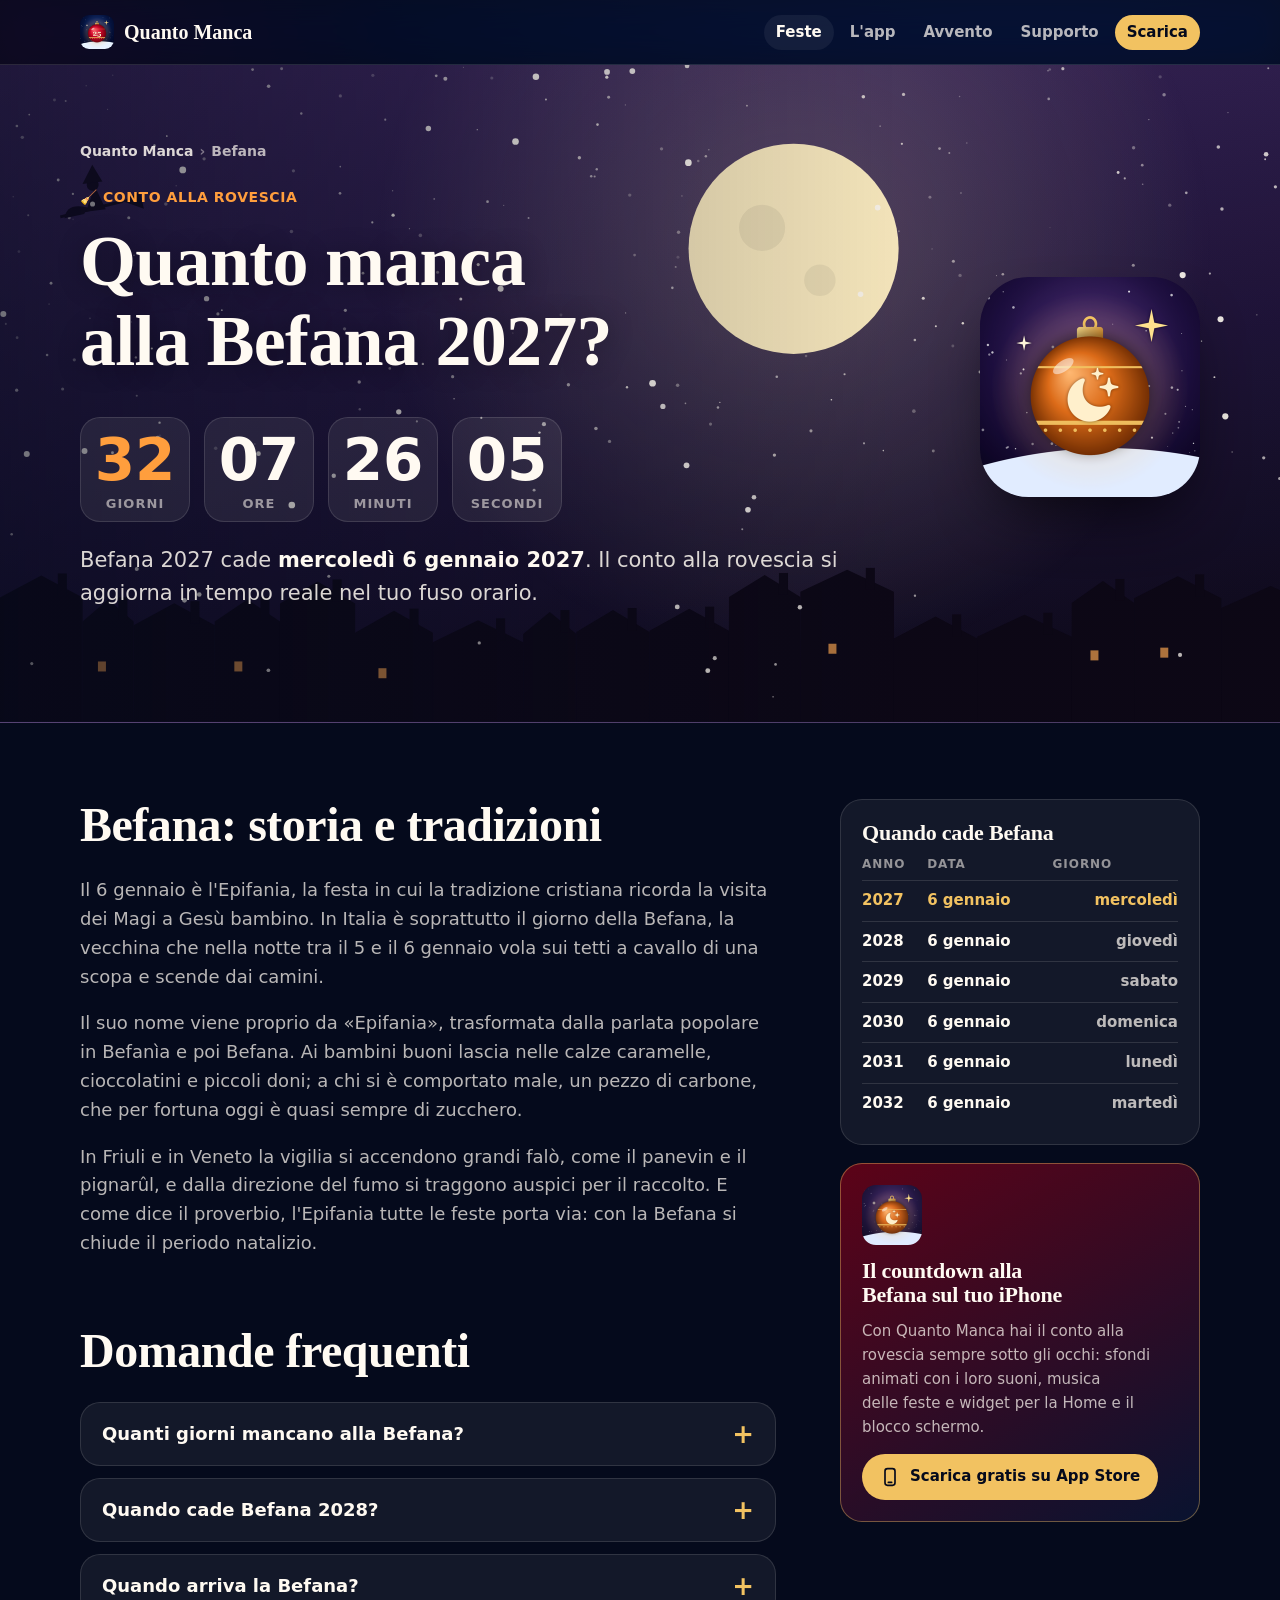
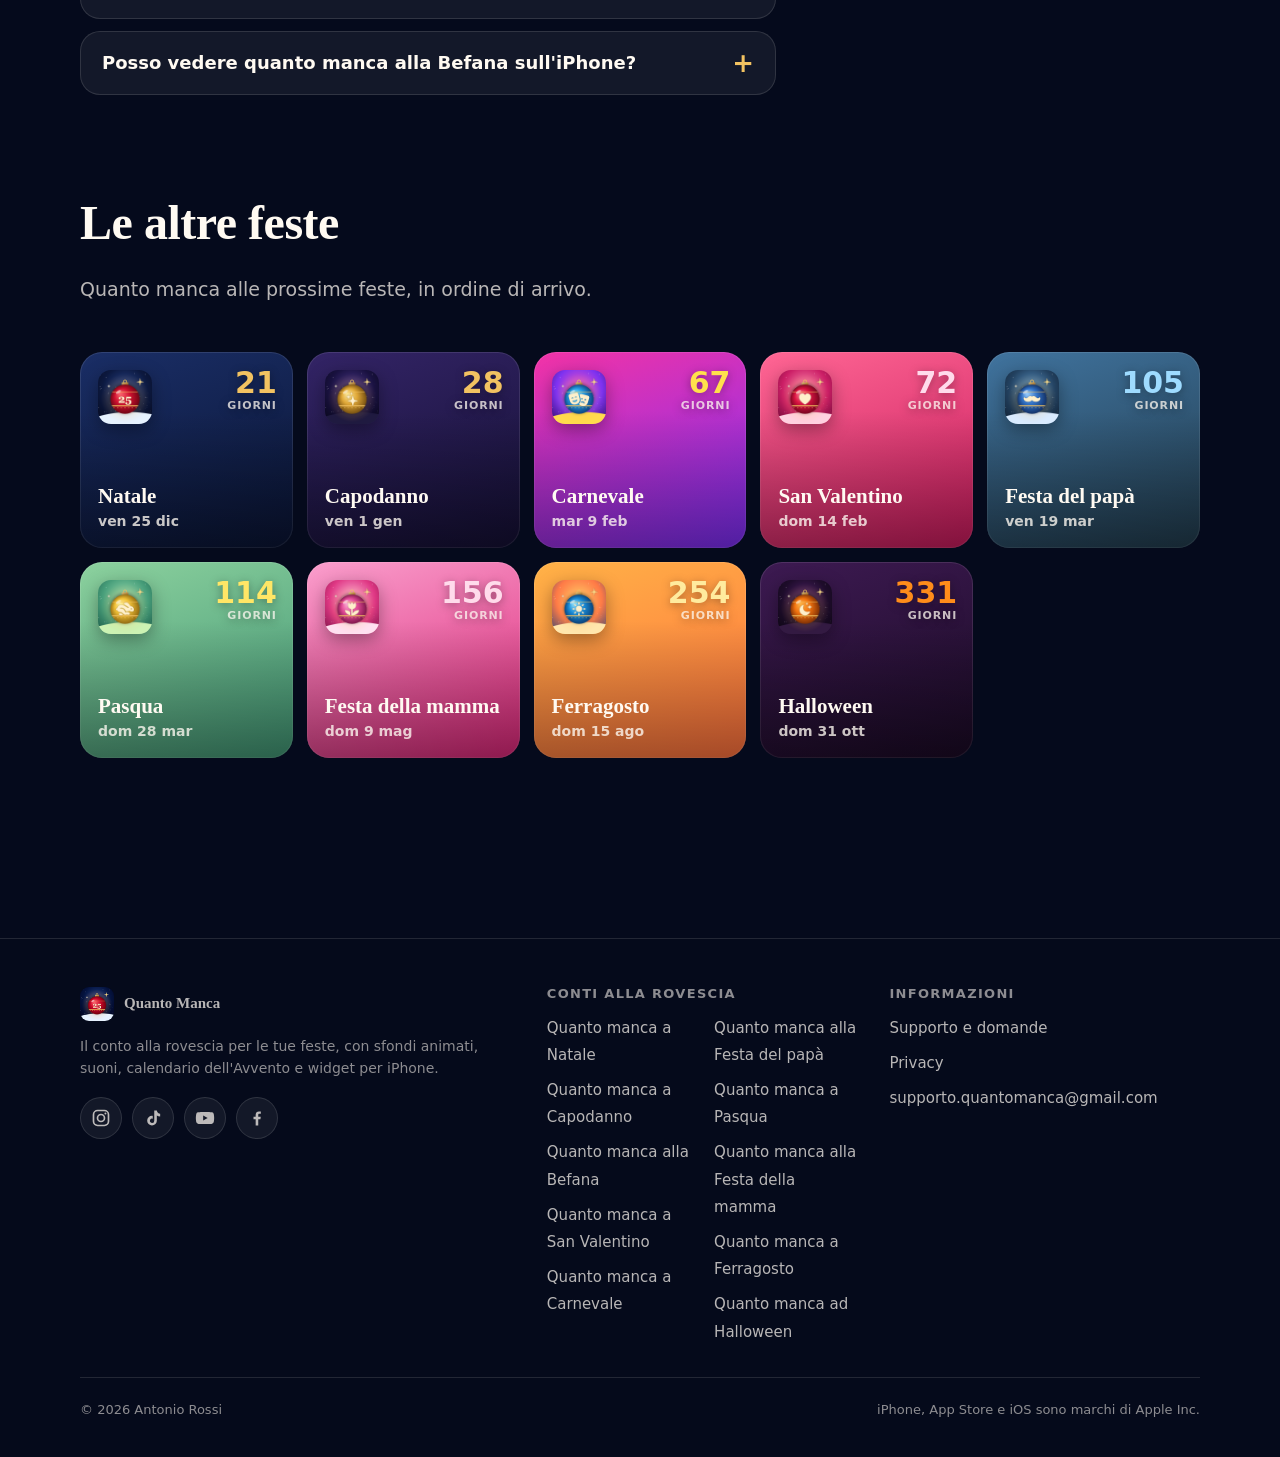
<file: quanto-manca-alla-befana/index.html>
<!doctype html>
<html lang="it" class="no-js">
<head>
<meta charset="utf-8">
<meta name="viewport" content="width=device-width, initial-scale=1, viewport-fit=cover">
<title>Quanto manca alla Befana 2027? Conto alla rovescia live</title>
<meta name="description" content="Quanti giorni mancano alla Befana? Befana 2027 cade mercoledì 6 gennaio: conto alla rovescia live in giorni, ore, minuti e secondi. Storia e tradizioni.">
<link rel="canonical" href="https://quantomanca.github.io/quanto-manca-alla-befana/">
<meta name="robots" content="index, follow, max-image-preview:large">
<meta name="author" content="Antonio Rossi">
<meta name="theme-color" content="#0A1433">
<meta name="apple-itunes-app" content="app-id=6830202016">
<meta property="og:type" content="website">
<meta property="og:site_name" content="Quanto Manca">
<meta property="og:locale" content="it_IT">
<meta property="og:title" content="Quanto manca alla Befana 2027? Conto alla rovescia live">
<meta property="og:description" content="Quanti giorni mancano alla Befana? Befana 2027 cade mercoledì 6 gennaio: conto alla rovescia live in giorni, ore, minuti e secondi. Storia e tradizioni.">
<meta property="og:url" content="https://quantomanca.github.io/quanto-manca-alla-befana/">
<meta property="og:image" content="https://quantomanca.github.io/assets/og/befana.jpg">
<meta property="og:image:width" content="1200">
<meta property="og:image:height" content="630">
<meta property="og:image:alt" content="Quanto manca alla Befana?">
<meta name="twitter:card" content="summary_large_image">
<meta name="twitter:title" content="Quanto manca alla Befana 2027? Conto alla rovescia live">
<meta name="twitter:description" content="Quanti giorni mancano alla Befana? Befana 2027 cade mercoledì 6 gennaio: conto alla rovescia live in giorni, ore, minuti e secondi. Storia e tradizioni.">
<meta name="twitter:image" content="https://quantomanca.github.io/assets/og/befana.jpg">
<link rel="icon" href="/favicon.ico" sizes="48x48">
<link rel="icon" href="/assets/favicon-32.png" type="image/png" sizes="32x32">
<link rel="apple-touch-icon" href="/apple-touch-icon.png">
<link rel="manifest" href="/site.webmanifest">
<link rel="stylesheet" href="/assets/site.css?v=5">
<script src="/assets/site.js?v=5" defer></script>
<script type="application/ld+json">{"@context": "https://schema.org", "@type": "BreadcrumbList", "itemListElement": [{"@type": "ListItem", "position": 1, "name": "Quanto Manca", "item": "https://quantomanca.github.io/"}, {"@type": "ListItem", "position": 2, "name": "Quanto manca alla Befana", "item": "https://quantomanca.github.io/quanto-manca-alla-befana/"}]}</script>
<script type="application/ld+json">{"@context": "https://schema.org", "@type": "WebPage", "name": "Quanto manca alla Befana 2027? Conto alla rovescia live", "description": "Quanti giorni mancano alla Befana? Befana 2027 cade mercoledì 6 gennaio: conto alla rovescia live in giorni, ore, minuti e secondi. Storia e tradizioni.", "url": "https://quantomanca.github.io/quanto-manca-alla-befana/", "inLanguage": "it-IT", "isPartOf": {"@type": "WebSite", "name": "Quanto Manca", "url": "https://quantomanca.github.io/"}}</script>
<script type="application/ld+json">{"@context": "https://schema.org", "@type": "FAQPage", "mainEntity": [{"@type": "Question", "name": "Quanti giorni mancano alla Befana?", "acceptedAnswer": {"@type": "Answer", "text": "Befana 2027 cade mercoledì 6 gennaio. Il conto alla rovescia in cima alla pagina mostra in tempo reale i giorni, le ore, i minuti e i secondi che mancano, calcolati nel tuo fuso orario."}}, {"@type": "Question", "name": "Quando cade Befana 2028?", "acceptedAnswer": {"@type": "Answer", "text": "Befana 2028 cade giovedì 6 gennaio 2028."}}, {"@type": "Question", "name": "Quando arriva la Befana?", "acceptedAnswer": {"@type": "Answer", "text": "La Befana arriva nella notte tra il 5 e il 6 gennaio: il conto alla rovescia punta all'inizio del 6 gennaio, il giorno dell'Epifania."}}, {"@type": "Question", "name": "Posso vedere quanto manca alla Befana sull'iPhone?", "acceptedAnswer": {"@type": "Answer", "text": "Sì, con l'app gratuita Quanto Manca: aggiungi il widget alla schermata Home o al blocco schermo e vedi i giorni che mancano alla Befana senza aprire l'app."}}]}</script>
</head>
<body>
<a class="skip" href="#contenuto">Vai al contenuto</a>
<header class="site-header">
<div class="wrap">
<a class="logo" href="/" aria-label="Quanto Manca, pagina iniziale"><img src="/assets/icons/app-64.png" alt="" width="34" height="34">Quanto Manca</a>
<nav class="site-nav" aria-label="Principale">
<a href="/#feste" aria-current="page">Feste</a>
<a href="/#app">L'app</a>
<a href="/#avvento">Avvento</a>
<a href="/supporto.html">Supporto</a>
<a class="nav-cta" href="/#scarica">Scarica</a>
</nav>
</div>
</header>
<main id="contenuto">
<section class="h-hero" style="--c1:#402961;--c2:#1F1438;--c3:#0A0814;--accent:#FF9E3D" data-countdown="fixed:1:6">
<canvas class="scene-bg" data-scene="befana" data-accent="#FF9E3D" aria-hidden="true"></canvas>
<div class="wrap h-hero-grid">
<div>
<nav class="breadcrumb" aria-label="Percorso"><a href="/">Quanto Manca</a><span aria-hidden="true">›</span><span>Befana</span></nav>
<p class="eyebrow">🧹 Conto alla rovescia</p>
<h1>Quanto manca alla Befana <span data-next-year>2027</span>?</h1>
<div class="countdown" role="timer" aria-live="off">
<div class="unit"><span class="num" data-u="d">–</span><span class="lbl">giorni</span></div>
<div class="unit"><span class="num" data-u="h">–</span><span class="lbl">ore</span></div>
<div class="unit"><span class="num" data-u="m">–</span><span class="lbl">minuti</span></div>
<div class="unit"><span class="num" data-u="s">–</span><span class="lbl">secondi</span></div>
</div>
<p class="countdown-today">Buona Befana! 🧹</p>
<p class="lead">Befana <span data-next-year>2027</span> cade <strong data-next-long>mercoledì 6 gennaio 2027</strong>. Il conto alla rovescia si aggiorna in tempo reale nel tuo fuso orario.</p>
</div>
<img class="h-hero-icon" src="/assets/icons/befana-lg.png" alt="Icona Befana di Quanto Manca" width="200" height="200">
</div>
</section>
<div class="wrap h-body">
<article class="prose">
<h2>Befana: storia e tradizioni</h2>
<p>Il 6 gennaio è l&#x27;Epifania, la festa in cui la tradizione cristiana ricorda la visita dei Magi a Gesù bambino. In Italia è soprattutto il giorno della Befana, la vecchina che nella notte tra il 5 e il 6 gennaio vola sui tetti a cavallo di una scopa e scende dai camini.</p>
<p>Il suo nome viene proprio da «Epifania», trasformata dalla parlata popolare in Befanìa e poi Befana. Ai bambini buoni lascia nelle calze caramelle, cioccolatini e piccoli doni; a chi si è comportato male, un pezzo di carbone, che per fortuna oggi è quasi sempre di zucchero.</p>
<p>In Friuli e in Veneto la vigilia si accendono grandi falò, come il panevin e il pignarûl, e dalla direzione del fumo si traggono auspici per il raccolto. E come dice il proverbio, l&#x27;Epifania tutte le feste porta via: con la Befana si chiude il periodo natalizio.</p>
<h2 style="margin-top:1.4em">Domande frequenti</h2>
<div class="faq">
<details><summary>Quanti giorni mancano alla Befana?</summary><div><p>Befana 2027 cade mercoledì 6 gennaio. Il conto alla rovescia in cima alla pagina mostra in tempo reale i giorni, le ore, i minuti e i secondi che mancano, calcolati nel tuo fuso orario.</p></div></details>
<details><summary>Quando cade Befana 2028?</summary><div><p>Befana 2028 cade giovedì 6 gennaio 2028.</p></div></details>
<details><summary>Quando arriva la Befana?</summary><div><p>La Befana arriva nella notte tra il 5 e il 6 gennaio: il conto alla rovescia punta all'inizio del 6 gennaio, il giorno dell'Epifania.</p></div></details>
<details><summary>Posso vedere quanto manca alla Befana sull&#x27;iPhone?</summary><div><p>Sì, con l'app gratuita Quanto Manca: aggiungi il widget alla schermata Home o al blocco schermo e vedi i giorni che mancano alla Befana senza aprire l'app.</p></div></details>
</div>
</article>
<aside class="side">
<div class="side-card">
<h2>Quando cade Befana</h2>
<table class="dates">
<thead><tr><th>Anno</th><th>Data</th><th>Giorno</th></tr></thead>
<tbody>
<tr><td>2027</td><td>6 gennaio</td><td>mercoledì</td></tr>
<tr><td>2028</td><td>6 gennaio</td><td>giovedì</td></tr>
<tr><td>2029</td><td>6 gennaio</td><td>sabato</td></tr>
<tr><td>2030</td><td>6 gennaio</td><td>domenica</td></tr>
<tr><td>2031</td><td>6 gennaio</td><td>lunedì</td></tr>
<tr><td>2032</td><td>6 gennaio</td><td>martedì</td></tr>
</tbody>
</table>
</div>
<div class="app-card">
<img src="/assets/icons/befana.png" alt="" width="60" height="60" loading="lazy">
<h2>Il countdown alla Befana sul tuo iPhone</h2>
<p>Con Quanto Manca hai il conto alla rovescia sempre sotto gli occhi: sfondi animati con i loro suoni, musica delle feste e widget per la Home e il blocco schermo.</p>
<div class="btn-row"><a class="btn btn-primary " href="https://apps.apple.com/app/apple-store/id6830202016?pt=128950161&amp;ct=sito&amp;mt=8"><svg viewBox="0 0 24 24" aria-hidden="true"><rect x="6" y="2" width="12" height="20" rx="3" fill="none" stroke="currentColor" stroke-width="2"/><path d="M10 18.5h4" stroke="currentColor" stroke-width="2" stroke-linecap="round"/></svg>Scarica gratis su App Store</a></div>
</div>
</aside>
</div>
<section class="section">
<div class="wrap">
<div class="section-head"><h2>Le altre feste</h2><p>Quanto manca alle prossime feste, in ordine di arrivo.</p></div>
<div class="holiday-grid">
<a class="holiday-card" href="/quanto-manca-a-natale/" style="--c1:#1A2E66;--c2:#0A1433;--c3:#050A1C;--accent:#F2C261" data-rule="fixed:12:25">
<img src="/assets/icons/natale.png" alt="" width="54" height="54" loading="lazy">
<span class="hc-days" data-days-to="fixed:12:25"><span data-n>27</span><small data-l>giorni</small></span>
<span class="hc-name">Natale</span>
<span class="hc-date" data-date-of="fixed:12:25">ven 25 dic</span>
<span class="hc-badge" hidden>La prossima</span>
</a>
<a class="holiday-card" href="/quanto-manca-a-capodanno/" style="--c1:#332466;--c2:#140F33;--c3:#05050F;--accent:#F2C261" data-rule="fixed:1:1">
<img src="/assets/icons/capodanno.png" alt="" width="54" height="54" loading="lazy">
<span class="hc-days" data-days-to="fixed:1:1"><span data-n>34</span><small data-l>giorni</small></span>
<span class="hc-name">Capodanno</span>
<span class="hc-date" data-date-of="fixed:1:1">ven 1 gen</span>
<span class="hc-badge" hidden>La prossima</span>
</a>
<a class="holiday-card" href="/quanto-manca-a-carnevale/" style="--c1:#F233A6;--c2:#7A2EF7;--c3:#290A4C;--accent:#FFE04C" data-rule="easter:-47">
<img src="/assets/icons/carnevale.png" alt="" width="54" height="54" loading="lazy">
<span class="hc-days" data-days-to="easter:-47"><span data-n>73</span><small data-l>giorni</small></span>
<span class="hc-name">Carnevale</span>
<span class="hc-date" data-date-of="easter:-47">mar 9 feb</span>
<span class="hc-badge" hidden>La prossima</span>
</a>
<a class="holiday-card" href="/quanto-manca-a-san-valentino/" style="--c1:#FF6694;--c2:#C71A5C;--c3:#5C082E;--accent:#FFDBEB" data-rule="fixed:2:14">
<img src="/assets/icons/san-valentino.png" alt="" width="54" height="54" loading="lazy">
<span class="hc-days" data-days-to="fixed:2:14"><span data-n>78</span><small data-l>giorni</small></span>
<span class="hc-name">San Valentino</span>
<span class="hc-date" data-date-of="fixed:2:14">dom 14 feb</span>
<span class="hc-badge" hidden>La prossima</span>
</a>
<a class="holiday-card" href="/quanto-manca-alla-festa-del-papa/" style="--c1:#40739E;--c2:#213B4C;--c3:#0F1F29;--accent:#9EDBFF" data-rule="fixed:3:19">
<img src="/assets/icons/festa-del-papa.png" alt="" width="54" height="54" loading="lazy">
<span class="hc-days" data-days-to="fixed:3:19"><span data-n>111</span><small data-l>giorni</small></span>
<span class="hc-name">Festa del papà</span>
<span class="hc-date" data-date-of="fixed:3:19">ven 19 mar</span>
<span class="hc-badge" hidden>La prossima</span>
</a>
<a class="holiday-card" href="/quanto-manca-a-pasqua/" style="--c1:#8CD19E;--c2:#409473;--c3:#144C3D;--accent:#FFE666" data-rule="easter:0">
<img src="/assets/icons/pasqua.png" alt="" width="54" height="54" loading="lazy">
<span class="hc-days" data-days-to="easter:0"><span data-n>120</span><small data-l>giorni</small></span>
<span class="hc-name">Pasqua</span>
<span class="hc-date" data-date-of="easter:0">dom 28 mar</span>
<span class="hc-badge" hidden>La prossima</span>
</a>
<a class="holiday-card" href="/quanto-manca-alla-festa-della-mamma/" style="--c1:#FA9ECC;--c2:#DB2678;--c3:#6B0F3B;--accent:#FFDBEB" data-rule="nth:5:6:2">
<img src="/assets/icons/festa-della-mamma.png" alt="" width="54" height="54" loading="lazy">
<span class="hc-days" data-days-to="nth:5:6:2"><span data-n>162</span><small data-l>giorni</small></span>
<span class="hc-name">Festa della mamma</span>
<span class="hc-date" data-date-of="nth:5:6:2">dom 9 mag</span>
<span class="hc-badge" hidden>La prossima</span>
</a>
<a class="holiday-card" href="/quanto-manca-a-ferragosto/" style="--c1:#FFB247;--c2:#FF703D;--c3:#1F3D73;--accent:#FFEB9E" data-rule="fixed:8:15">
<img src="/assets/icons/ferragosto.png" alt="" width="54" height="54" loading="lazy">
<span class="hc-days" data-days-to="fixed:8:15"><span data-n>260</span><small data-l>giorni</small></span>
<span class="hc-name">Ferragosto</span>
<span class="hc-date" data-date-of="fixed:8:15">dom 15 ago</span>
<span class="hc-badge" hidden>La prossima</span>
</a>
<a class="holiday-card" href="/quanto-manca-ad-halloween/" style="--c1:#3D1A52;--c2:#1A0A24;--c3:#0A050F;--accent:#FF8C1A" data-rule="fixed:10:31">
<img src="/assets/icons/halloween.png" alt="" width="54" height="54" loading="lazy">
<span class="hc-days" data-days-to="fixed:10:31"><span data-n>337</span><small data-l>giorni</small></span>
<span class="hc-name">Halloween</span>
<span class="hc-date" data-date-of="fixed:10:31">dom 31 ott</span>
<span class="hc-badge" hidden>La prossima</span>
</a>
</div>
</div>
</section>
</main>
<footer class="site-footer">
<div class="wrap">
<div class="footer-grid">
<div>
<a class="logo" href="/"><img src="/assets/icons/app-64.png" alt="" width="34" height="34" loading="lazy">Quanto Manca</a>
<p style="margin-top:14px">Il conto alla rovescia per le tue feste, con sfondi animati, suoni, calendario dell'Avvento e widget per iPhone.</p>
<ul class="social" aria-label="Quanto Manca sui social">
<li><a href="https://www.instagram.com/quantomanca.app/" rel="me noopener" aria-label="Quanto Manca su Instagram"><svg viewBox="0 0 24 24" aria-hidden="true"><rect x="3" y="3" width="18" height="18" rx="5" fill="none" stroke="currentColor" stroke-width="2"/><circle cx="12" cy="12" r="4.2" fill="none" stroke="currentColor" stroke-width="2"/><circle cx="17.3" cy="6.7" r="1.2" fill="currentColor"/></svg></a></li>
<li><a href="https://www.tiktok.com/@quantomanca.app" rel="me noopener" aria-label="Quanto Manca su TikTok"><svg viewBox="0 0 24 24" aria-hidden="true"><path fill="currentColor" d="M16.6 3c.3 2.2 1.8 3.8 4 4v3.2c-1.5 0-2.9-.5-4-1.2v6.2a5.8 5.8 0 1 1-5.8-5.8c.3 0 .6 0 .9.1v3.3a2.6 2.6 0 1 0 1.8 2.4V3h3.1z"/></svg></a></li>
<li><a href="https://www.youtube.com/@quantomanca_app" rel="me noopener" aria-label="Quanto Manca su YouTube"><svg viewBox="0 0 24 24" aria-hidden="true"><path fill="currentColor" fill-rule="evenodd" d="M22.5 7.2a2.8 2.8 0 0 0-2-2C18.8 4.7 12 4.7 12 4.7s-6.8 0-8.5.5a2.8 2.8 0 0 0-2 2A29 29 0 0 0 1 12a29 29 0 0 0 .5 4.8 2.8 2.8 0 0 0 2 2c1.7.5 8.5.5 8.5.5s6.8 0 8.5-.5a2.8 2.8 0 0 0 2-2A29 29 0 0 0 23 12a29 29 0 0 0-.5-4.8zM9.8 15.1V8.9l5.4 3.1-5.4 3.1z"/></svg></a></li>
<li><a href="https://www.facebook.com/profile.php?id=61596268028960" rel="me noopener" aria-label="Quanto Manca su Facebook"><svg viewBox="0 0 24 24" aria-hidden="true"><path fill="currentColor" d="M13.5 21v-7.6h2.6l.4-3h-3V8.5c0-.9.3-1.5 1.5-1.5h1.6V4.3c-.3 0-1.2-.1-2.3-.1-2.3 0-3.9 1.4-3.9 4v2.2H7.8v3h2.6V21h3.1z"/></svg></a></li>
</ul>
</div>
<div>
<h2>Conti alla rovescia</h2>
<ul class="footer-cols">
<li><a href="/quanto-manca-a-natale/">Quanto manca a Natale</a></li>
<li><a href="/quanto-manca-a-capodanno/">Quanto manca a Capodanno</a></li>
<li><a href="/quanto-manca-alla-befana/">Quanto manca alla Befana</a></li>
<li><a href="/quanto-manca-a-san-valentino/">Quanto manca a San Valentino</a></li>
<li><a href="/quanto-manca-a-carnevale/">Quanto manca a Carnevale</a></li>
<li><a href="/quanto-manca-alla-festa-del-papa/">Quanto manca alla Festa del papà</a></li>
<li><a href="/quanto-manca-a-pasqua/">Quanto manca a Pasqua</a></li>
<li><a href="/quanto-manca-alla-festa-della-mamma/">Quanto manca alla Festa della mamma</a></li>
<li><a href="/quanto-manca-a-ferragosto/">Quanto manca a Ferragosto</a></li>
<li><a href="/quanto-manca-ad-halloween/">Quanto manca ad Halloween</a></li>
</ul>
</div>
<div>
<h2>Informazioni</h2>
<ul>
<li><a href="/supporto.html">Supporto e domande</a></li>
<li><a href="/privacy.html">Privacy</a></li>
<li><a href="mailto:supporto.quantomanca@gmail.com">supporto.quantomanca@gmail.com</a></li>
</ul>
</div>
</div>
<div class="copy"><span>© 2026 Antonio Rossi</span><span>iPhone, App Store e iOS sono marchi di Apple Inc.</span></div>
</div>
</footer>
</body>
</html>
</file>
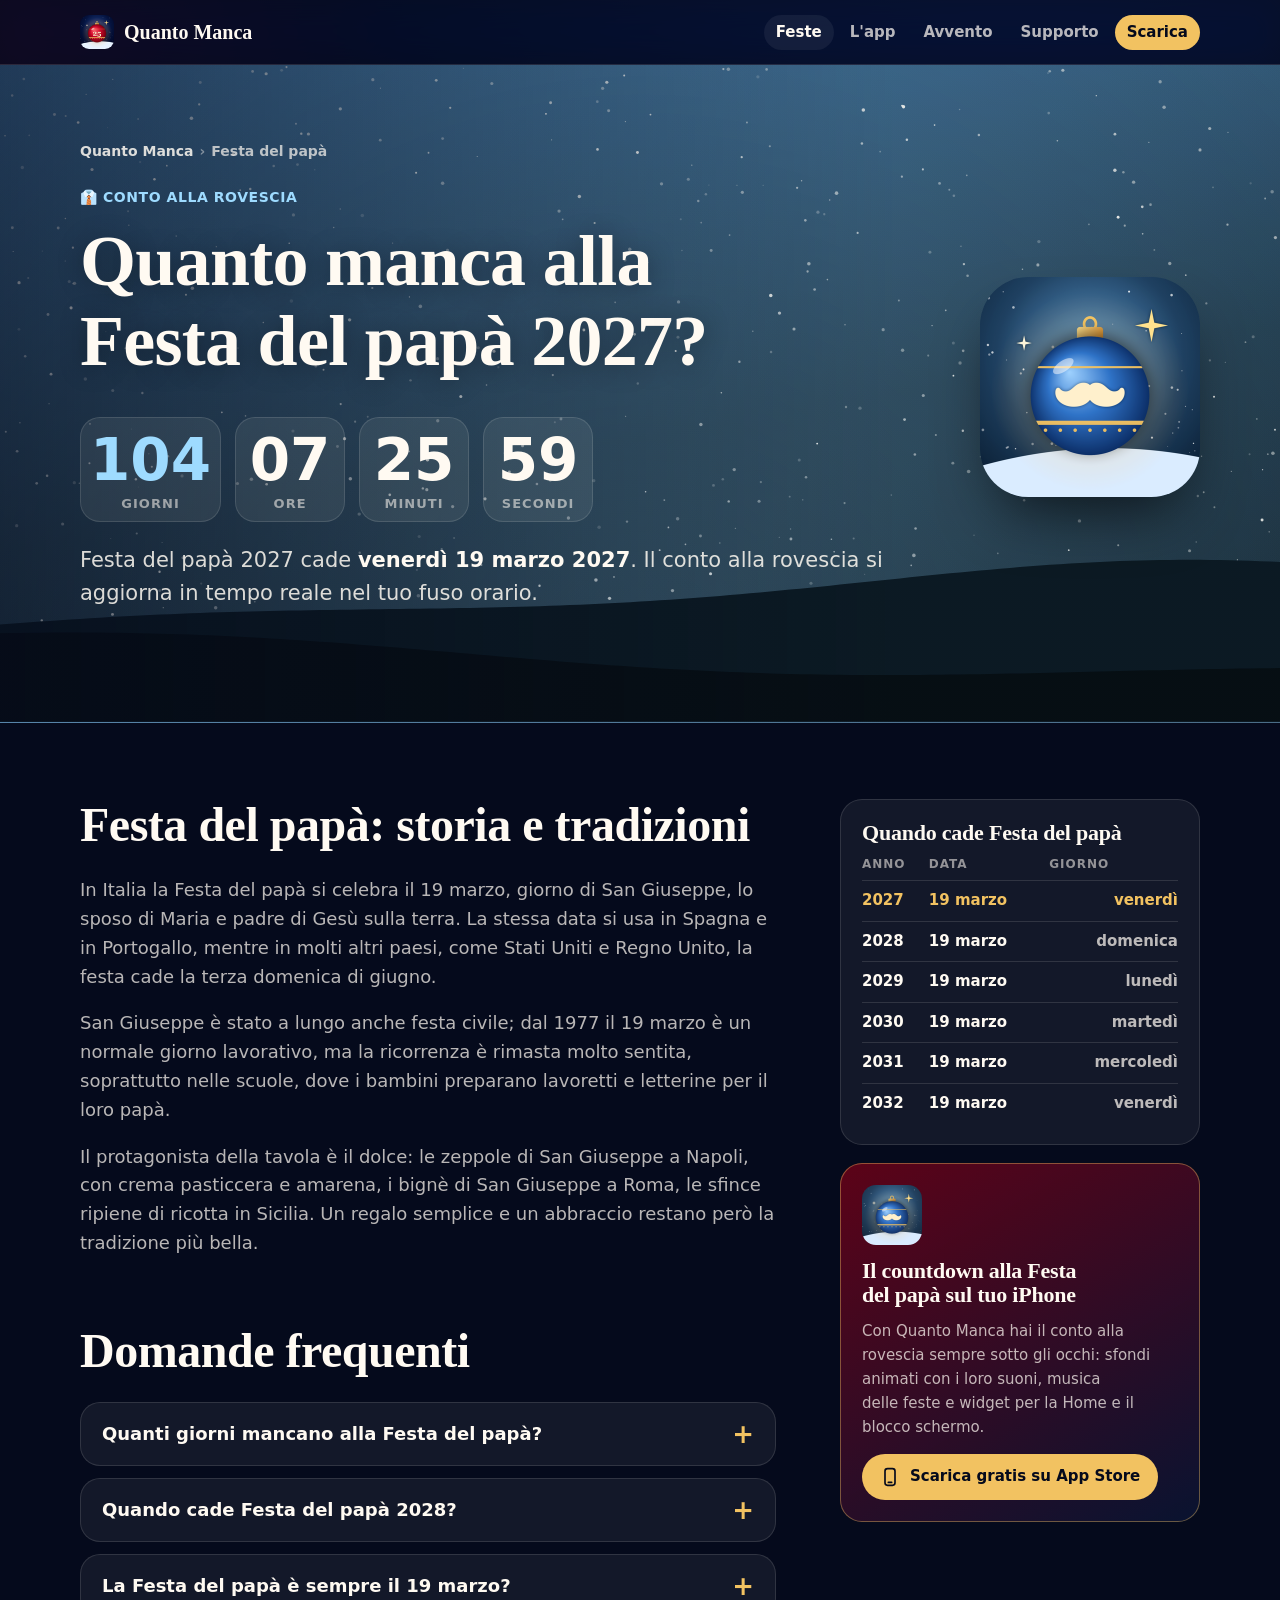
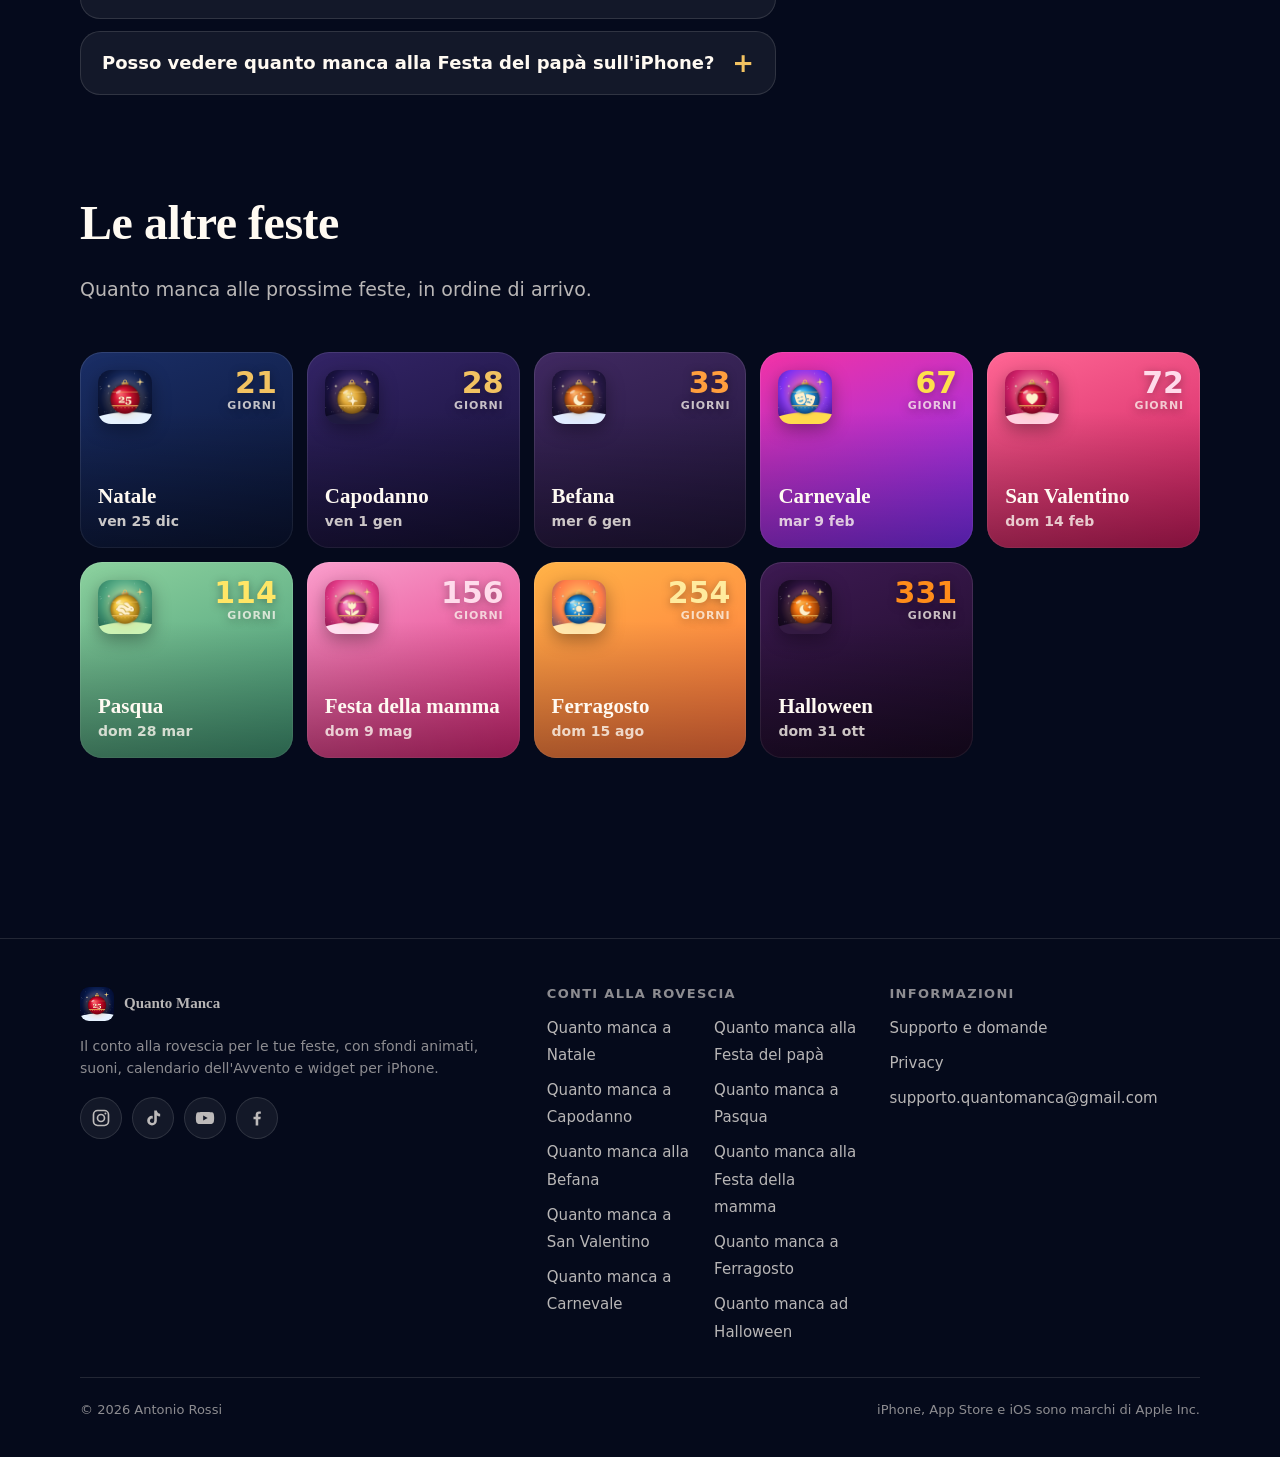
<file: quanto-manca-alla-festa-del-papa/index.html>
<!doctype html>
<html lang="it" class="no-js">
<head>
<meta charset="utf-8">
<meta name="viewport" content="width=device-width, initial-scale=1, viewport-fit=cover">
<title>Quanto manca alla Festa del papà 2027? Countdown live</title>
<meta name="description" content="Quanti giorni mancano alla Festa del papà? Festa del papà 2027 cade venerdì 19 marzo: conto alla rovescia live in giorni, ore, minuti e secondi.">
<link rel="canonical" href="https://quantomanca.github.io/quanto-manca-alla-festa-del-papa/">
<meta name="robots" content="index, follow, max-image-preview:large">
<meta name="author" content="Antonio Rossi">
<meta name="theme-color" content="#0A1433">
<meta name="apple-itunes-app" content="app-id=6830202016">
<meta property="og:type" content="website">
<meta property="og:site_name" content="Quanto Manca">
<meta property="og:locale" content="it_IT">
<meta property="og:title" content="Quanto manca alla Festa del papà 2027? Countdown live">
<meta property="og:description" content="Quanti giorni mancano alla Festa del papà? Festa del papà 2027 cade venerdì 19 marzo: conto alla rovescia live in giorni, ore, minuti e secondi.">
<meta property="og:url" content="https://quantomanca.github.io/quanto-manca-alla-festa-del-papa/">
<meta property="og:image" content="https://quantomanca.github.io/assets/og/festa-del-papa.jpg">
<meta property="og:image:width" content="1200">
<meta property="og:image:height" content="630">
<meta property="og:image:alt" content="Quanto manca alla Festa del papà?">
<meta name="twitter:card" content="summary_large_image">
<meta name="twitter:title" content="Quanto manca alla Festa del papà 2027? Countdown live">
<meta name="twitter:description" content="Quanti giorni mancano alla Festa del papà? Festa del papà 2027 cade venerdì 19 marzo: conto alla rovescia live in giorni, ore, minuti e secondi.">
<meta name="twitter:image" content="https://quantomanca.github.io/assets/og/festa-del-papa.jpg">
<link rel="icon" href="/favicon.ico" sizes="48x48">
<link rel="icon" href="/assets/favicon-32.png" type="image/png" sizes="32x32">
<link rel="apple-touch-icon" href="/apple-touch-icon.png">
<link rel="manifest" href="/site.webmanifest">
<link rel="stylesheet" href="/assets/site.css?v=5">
<script src="/assets/site.js?v=5" defer></script>
<script type="application/ld+json">{"@context": "https://schema.org", "@type": "BreadcrumbList", "itemListElement": [{"@type": "ListItem", "position": 1, "name": "Quanto Manca", "item": "https://quantomanca.github.io/"}, {"@type": "ListItem", "position": 2, "name": "Quanto manca alla Festa del papà", "item": "https://quantomanca.github.io/quanto-manca-alla-festa-del-papa/"}]}</script>
<script type="application/ld+json">{"@context": "https://schema.org", "@type": "WebPage", "name": "Quanto manca alla Festa del papà 2027? Countdown live", "description": "Quanti giorni mancano alla Festa del papà? Festa del papà 2027 cade venerdì 19 marzo: conto alla rovescia live in giorni, ore, minuti e secondi.", "url": "https://quantomanca.github.io/quanto-manca-alla-festa-del-papa/", "inLanguage": "it-IT", "isPartOf": {"@type": "WebSite", "name": "Quanto Manca", "url": "https://quantomanca.github.io/"}}</script>
<script type="application/ld+json">{"@context": "https://schema.org", "@type": "FAQPage", "mainEntity": [{"@type": "Question", "name": "Quanti giorni mancano alla Festa del papà?", "acceptedAnswer": {"@type": "Answer", "text": "Festa del papà 2027 cade venerdì 19 marzo. Il conto alla rovescia in cima alla pagina mostra in tempo reale i giorni, le ore, i minuti e i secondi che mancano, calcolati nel tuo fuso orario."}}, {"@type": "Question", "name": "Quando cade Festa del papà 2028?", "acceptedAnswer": {"@type": "Answer", "text": "Festa del papà 2028 cade domenica 19 marzo 2028."}}, {"@type": "Question", "name": "La Festa del papà è sempre il 19 marzo?", "acceptedAnswer": {"@type": "Answer", "text": "In Italia sì: la data è fissa e coincide con San Giuseppe. Cambia solo il giorno della settimana in cui cade."}}, {"@type": "Question", "name": "Posso vedere quanto manca alla Festa del papà sull'iPhone?", "acceptedAnswer": {"@type": "Answer", "text": "Sì, con l'app gratuita Quanto Manca: aggiungi il widget alla schermata Home o al blocco schermo e vedi i giorni che mancano alla Festa del papà senza aprire l'app."}}]}</script>
</head>
<body>
<a class="skip" href="#contenuto">Vai al contenuto</a>
<header class="site-header">
<div class="wrap">
<a class="logo" href="/" aria-label="Quanto Manca, pagina iniziale"><img src="/assets/icons/app-64.png" alt="" width="34" height="34">Quanto Manca</a>
<nav class="site-nav" aria-label="Principale">
<a href="/#feste" aria-current="page">Feste</a>
<a href="/#app">L'app</a>
<a href="/#avvento">Avvento</a>
<a href="/supporto.html">Supporto</a>
<a class="nav-cta" href="/#scarica">Scarica</a>
</nav>
</div>
</header>
<main id="contenuto">
<section class="h-hero" style="--c1:#40739E;--c2:#213B4C;--c3:#0F1F29;--accent:#9EDBFF" data-countdown="fixed:3:19">
<canvas class="scene-bg" data-scene="stars" data-accent="#9EDBFF" aria-hidden="true"></canvas>
<div class="wrap h-hero-grid">
<div>
<nav class="breadcrumb" aria-label="Percorso"><a href="/">Quanto Manca</a><span aria-hidden="true">›</span><span>Festa del papà</span></nav>
<p class="eyebrow">👔 Conto alla rovescia</p>
<h1>Quanto manca alla Festa del papà <span data-next-year>2027</span>?</h1>
<div class="countdown" role="timer" aria-live="off">
<div class="unit"><span class="num" data-u="d">–</span><span class="lbl">giorni</span></div>
<div class="unit"><span class="num" data-u="h">–</span><span class="lbl">ore</span></div>
<div class="unit"><span class="num" data-u="m">–</span><span class="lbl">minuti</span></div>
<div class="unit"><span class="num" data-u="s">–</span><span class="lbl">secondi</span></div>
</div>
<p class="countdown-today">Auguri papà! 👔</p>
<p class="lead">Festa del papà <span data-next-year>2027</span> cade <strong data-next-long>venerdì 19 marzo 2027</strong>. Il conto alla rovescia si aggiorna in tempo reale nel tuo fuso orario.</p>
</div>
<img class="h-hero-icon" src="/assets/icons/festa-del-papa-lg.png" alt="Icona Festa del papà di Quanto Manca" width="200" height="200">
</div>
</section>
<div class="wrap h-body">
<article class="prose">
<h2>Festa del papà: storia e tradizioni</h2>
<p>In Italia la Festa del papà si celebra il 19 marzo, giorno di San Giuseppe, lo sposo di Maria e padre di Gesù sulla terra. La stessa data si usa in Spagna e in Portogallo, mentre in molti altri paesi, come Stati Uniti e Regno Unito, la festa cade la terza domenica di giugno.</p>
<p>San Giuseppe è stato a lungo anche festa civile; dal 1977 il 19 marzo è un normale giorno lavorativo, ma la ricorrenza è rimasta molto sentita, soprattutto nelle scuole, dove i bambini preparano lavoretti e letterine per il loro papà.</p>
<p>Il protagonista della tavola è il dolce: le zeppole di San Giuseppe a Napoli, con crema pasticcera e amarena, i bignè di San Giuseppe a Roma, le sfince ripiene di ricotta in Sicilia. Un regalo semplice e un abbraccio restano però la tradizione più bella.</p>
<h2 style="margin-top:1.4em">Domande frequenti</h2>
<div class="faq">
<details><summary>Quanti giorni mancano alla Festa del papà?</summary><div><p>Festa del papà 2027 cade venerdì 19 marzo. Il conto alla rovescia in cima alla pagina mostra in tempo reale i giorni, le ore, i minuti e i secondi che mancano, calcolati nel tuo fuso orario.</p></div></details>
<details><summary>Quando cade Festa del papà 2028?</summary><div><p>Festa del papà 2028 cade domenica 19 marzo 2028.</p></div></details>
<details><summary>La Festa del papà è sempre il 19 marzo?</summary><div><p>In Italia sì: la data è fissa e coincide con San Giuseppe. Cambia solo il giorno della settimana in cui cade.</p></div></details>
<details><summary>Posso vedere quanto manca alla Festa del papà sull&#x27;iPhone?</summary><div><p>Sì, con l'app gratuita Quanto Manca: aggiungi il widget alla schermata Home o al blocco schermo e vedi i giorni che mancano alla Festa del papà senza aprire l'app.</p></div></details>
</div>
</article>
<aside class="side">
<div class="side-card">
<h2>Quando cade Festa del papà</h2>
<table class="dates">
<thead><tr><th>Anno</th><th>Data</th><th>Giorno</th></tr></thead>
<tbody>
<tr><td>2027</td><td>19 marzo</td><td>venerdì</td></tr>
<tr><td>2028</td><td>19 marzo</td><td>domenica</td></tr>
<tr><td>2029</td><td>19 marzo</td><td>lunedì</td></tr>
<tr><td>2030</td><td>19 marzo</td><td>martedì</td></tr>
<tr><td>2031</td><td>19 marzo</td><td>mercoledì</td></tr>
<tr><td>2032</td><td>19 marzo</td><td>venerdì</td></tr>
</tbody>
</table>
</div>
<div class="app-card">
<img src="/assets/icons/festa-del-papa.png" alt="" width="60" height="60" loading="lazy">
<h2>Il countdown alla Festa del papà sul tuo iPhone</h2>
<p>Con Quanto Manca hai il conto alla rovescia sempre sotto gli occhi: sfondi animati con i loro suoni, musica delle feste e widget per la Home e il blocco schermo.</p>
<div class="btn-row"><a class="btn btn-primary " href="https://apps.apple.com/app/apple-store/id6830202016?pt=128950161&amp;ct=sito&amp;mt=8"><svg viewBox="0 0 24 24" aria-hidden="true"><rect x="6" y="2" width="12" height="20" rx="3" fill="none" stroke="currentColor" stroke-width="2"/><path d="M10 18.5h4" stroke="currentColor" stroke-width="2" stroke-linecap="round"/></svg>Scarica gratis su App Store</a></div>
</div>
</aside>
</div>
<section class="section">
<div class="wrap">
<div class="section-head"><h2>Le altre feste</h2><p>Quanto manca alle prossime feste, in ordine di arrivo.</p></div>
<div class="holiday-grid">
<a class="holiday-card" href="/quanto-manca-a-natale/" style="--c1:#1A2E66;--c2:#0A1433;--c3:#050A1C;--accent:#F2C261" data-rule="fixed:12:25">
<img src="/assets/icons/natale.png" alt="" width="54" height="54" loading="lazy">
<span class="hc-days" data-days-to="fixed:12:25"><span data-n>27</span><small data-l>giorni</small></span>
<span class="hc-name">Natale</span>
<span class="hc-date" data-date-of="fixed:12:25">ven 25 dic</span>
<span class="hc-badge" hidden>La prossima</span>
</a>
<a class="holiday-card" href="/quanto-manca-a-capodanno/" style="--c1:#332466;--c2:#140F33;--c3:#05050F;--accent:#F2C261" data-rule="fixed:1:1">
<img src="/assets/icons/capodanno.png" alt="" width="54" height="54" loading="lazy">
<span class="hc-days" data-days-to="fixed:1:1"><span data-n>34</span><small data-l>giorni</small></span>
<span class="hc-name">Capodanno</span>
<span class="hc-date" data-date-of="fixed:1:1">ven 1 gen</span>
<span class="hc-badge" hidden>La prossima</span>
</a>
<a class="holiday-card" href="/quanto-manca-alla-befana/" style="--c1:#402961;--c2:#1F1438;--c3:#0A0814;--accent:#FF9E3D" data-rule="fixed:1:6">
<img src="/assets/icons/befana.png" alt="" width="54" height="54" loading="lazy">
<span class="hc-days" data-days-to="fixed:1:6"><span data-n>39</span><small data-l>giorni</small></span>
<span class="hc-name">Befana</span>
<span class="hc-date" data-date-of="fixed:1:6">mer 6 gen</span>
<span class="hc-badge" hidden>La prossima</span>
</a>
<a class="holiday-card" href="/quanto-manca-a-carnevale/" style="--c1:#F233A6;--c2:#7A2EF7;--c3:#290A4C;--accent:#FFE04C" data-rule="easter:-47">
<img src="/assets/icons/carnevale.png" alt="" width="54" height="54" loading="lazy">
<span class="hc-days" data-days-to="easter:-47"><span data-n>73</span><small data-l>giorni</small></span>
<span class="hc-name">Carnevale</span>
<span class="hc-date" data-date-of="easter:-47">mar 9 feb</span>
<span class="hc-badge" hidden>La prossima</span>
</a>
<a class="holiday-card" href="/quanto-manca-a-san-valentino/" style="--c1:#FF6694;--c2:#C71A5C;--c3:#5C082E;--accent:#FFDBEB" data-rule="fixed:2:14">
<img src="/assets/icons/san-valentino.png" alt="" width="54" height="54" loading="lazy">
<span class="hc-days" data-days-to="fixed:2:14"><span data-n>78</span><small data-l>giorni</small></span>
<span class="hc-name">San Valentino</span>
<span class="hc-date" data-date-of="fixed:2:14">dom 14 feb</span>
<span class="hc-badge" hidden>La prossima</span>
</a>
<a class="holiday-card" href="/quanto-manca-a-pasqua/" style="--c1:#8CD19E;--c2:#409473;--c3:#144C3D;--accent:#FFE666" data-rule="easter:0">
<img src="/assets/icons/pasqua.png" alt="" width="54" height="54" loading="lazy">
<span class="hc-days" data-days-to="easter:0"><span data-n>120</span><small data-l>giorni</small></span>
<span class="hc-name">Pasqua</span>
<span class="hc-date" data-date-of="easter:0">dom 28 mar</span>
<span class="hc-badge" hidden>La prossima</span>
</a>
<a class="holiday-card" href="/quanto-manca-alla-festa-della-mamma/" style="--c1:#FA9ECC;--c2:#DB2678;--c3:#6B0F3B;--accent:#FFDBEB" data-rule="nth:5:6:2">
<img src="/assets/icons/festa-della-mamma.png" alt="" width="54" height="54" loading="lazy">
<span class="hc-days" data-days-to="nth:5:6:2"><span data-n>162</span><small data-l>giorni</small></span>
<span class="hc-name">Festa della mamma</span>
<span class="hc-date" data-date-of="nth:5:6:2">dom 9 mag</span>
<span class="hc-badge" hidden>La prossima</span>
</a>
<a class="holiday-card" href="/quanto-manca-a-ferragosto/" style="--c1:#FFB247;--c2:#FF703D;--c3:#1F3D73;--accent:#FFEB9E" data-rule="fixed:8:15">
<img src="/assets/icons/ferragosto.png" alt="" width="54" height="54" loading="lazy">
<span class="hc-days" data-days-to="fixed:8:15"><span data-n>260</span><small data-l>giorni</small></span>
<span class="hc-name">Ferragosto</span>
<span class="hc-date" data-date-of="fixed:8:15">dom 15 ago</span>
<span class="hc-badge" hidden>La prossima</span>
</a>
<a class="holiday-card" href="/quanto-manca-ad-halloween/" style="--c1:#3D1A52;--c2:#1A0A24;--c3:#0A050F;--accent:#FF8C1A" data-rule="fixed:10:31">
<img src="/assets/icons/halloween.png" alt="" width="54" height="54" loading="lazy">
<span class="hc-days" data-days-to="fixed:10:31"><span data-n>337</span><small data-l>giorni</small></span>
<span class="hc-name">Halloween</span>
<span class="hc-date" data-date-of="fixed:10:31">dom 31 ott</span>
<span class="hc-badge" hidden>La prossima</span>
</a>
</div>
</div>
</section>
</main>
<footer class="site-footer">
<div class="wrap">
<div class="footer-grid">
<div>
<a class="logo" href="/"><img src="/assets/icons/app-64.png" alt="" width="34" height="34" loading="lazy">Quanto Manca</a>
<p style="margin-top:14px">Il conto alla rovescia per le tue feste, con sfondi animati, suoni, calendario dell'Avvento e widget per iPhone.</p>
<ul class="social" aria-label="Quanto Manca sui social">
<li><a href="https://www.instagram.com/quantomanca.app/" rel="me noopener" aria-label="Quanto Manca su Instagram"><svg viewBox="0 0 24 24" aria-hidden="true"><rect x="3" y="3" width="18" height="18" rx="5" fill="none" stroke="currentColor" stroke-width="2"/><circle cx="12" cy="12" r="4.2" fill="none" stroke="currentColor" stroke-width="2"/><circle cx="17.3" cy="6.7" r="1.2" fill="currentColor"/></svg></a></li>
<li><a href="https://www.tiktok.com/@quantomanca.app" rel="me noopener" aria-label="Quanto Manca su TikTok"><svg viewBox="0 0 24 24" aria-hidden="true"><path fill="currentColor" d="M16.6 3c.3 2.2 1.8 3.8 4 4v3.2c-1.5 0-2.9-.5-4-1.2v6.2a5.8 5.8 0 1 1-5.8-5.8c.3 0 .6 0 .9.1v3.3a2.6 2.6 0 1 0 1.8 2.4V3h3.1z"/></svg></a></li>
<li><a href="https://www.youtube.com/@quantomanca_app" rel="me noopener" aria-label="Quanto Manca su YouTube"><svg viewBox="0 0 24 24" aria-hidden="true"><path fill="currentColor" fill-rule="evenodd" d="M22.5 7.2a2.8 2.8 0 0 0-2-2C18.8 4.7 12 4.7 12 4.7s-6.8 0-8.5.5a2.8 2.8 0 0 0-2 2A29 29 0 0 0 1 12a29 29 0 0 0 .5 4.8 2.8 2.8 0 0 0 2 2c1.7.5 8.5.5 8.5.5s6.8 0 8.5-.5a2.8 2.8 0 0 0 2-2A29 29 0 0 0 23 12a29 29 0 0 0-.5-4.8zM9.8 15.1V8.9l5.4 3.1-5.4 3.1z"/></svg></a></li>
<li><a href="https://www.facebook.com/profile.php?id=61596268028960" rel="me noopener" aria-label="Quanto Manca su Facebook"><svg viewBox="0 0 24 24" aria-hidden="true"><path fill="currentColor" d="M13.5 21v-7.6h2.6l.4-3h-3V8.5c0-.9.3-1.5 1.5-1.5h1.6V4.3c-.3 0-1.2-.1-2.3-.1-2.3 0-3.9 1.4-3.9 4v2.2H7.8v3h2.6V21h3.1z"/></svg></a></li>
</ul>
</div>
<div>
<h2>Conti alla rovescia</h2>
<ul class="footer-cols">
<li><a href="/quanto-manca-a-natale/">Quanto manca a Natale</a></li>
<li><a href="/quanto-manca-a-capodanno/">Quanto manca a Capodanno</a></li>
<li><a href="/quanto-manca-alla-befana/">Quanto manca alla Befana</a></li>
<li><a href="/quanto-manca-a-san-valentino/">Quanto manca a San Valentino</a></li>
<li><a href="/quanto-manca-a-carnevale/">Quanto manca a Carnevale</a></li>
<li><a href="/quanto-manca-alla-festa-del-papa/">Quanto manca alla Festa del papà</a></li>
<li><a href="/quanto-manca-a-pasqua/">Quanto manca a Pasqua</a></li>
<li><a href="/quanto-manca-alla-festa-della-mamma/">Quanto manca alla Festa della mamma</a></li>
<li><a href="/quanto-manca-a-ferragosto/">Quanto manca a Ferragosto</a></li>
<li><a href="/quanto-manca-ad-halloween/">Quanto manca ad Halloween</a></li>
</ul>
</div>
<div>
<h2>Informazioni</h2>
<ul>
<li><a href="/supporto.html">Supporto e domande</a></li>
<li><a href="/privacy.html">Privacy</a></li>
<li><a href="mailto:supporto.quantomanca@gmail.com">supporto.quantomanca@gmail.com</a></li>
</ul>
</div>
</div>
<div class="copy"><span>© 2026 Antonio Rossi</span><span>iPhone, App Store e iOS sono marchi di Apple Inc.</span></div>
</div>
</footer>
</body>
</html>
</file>
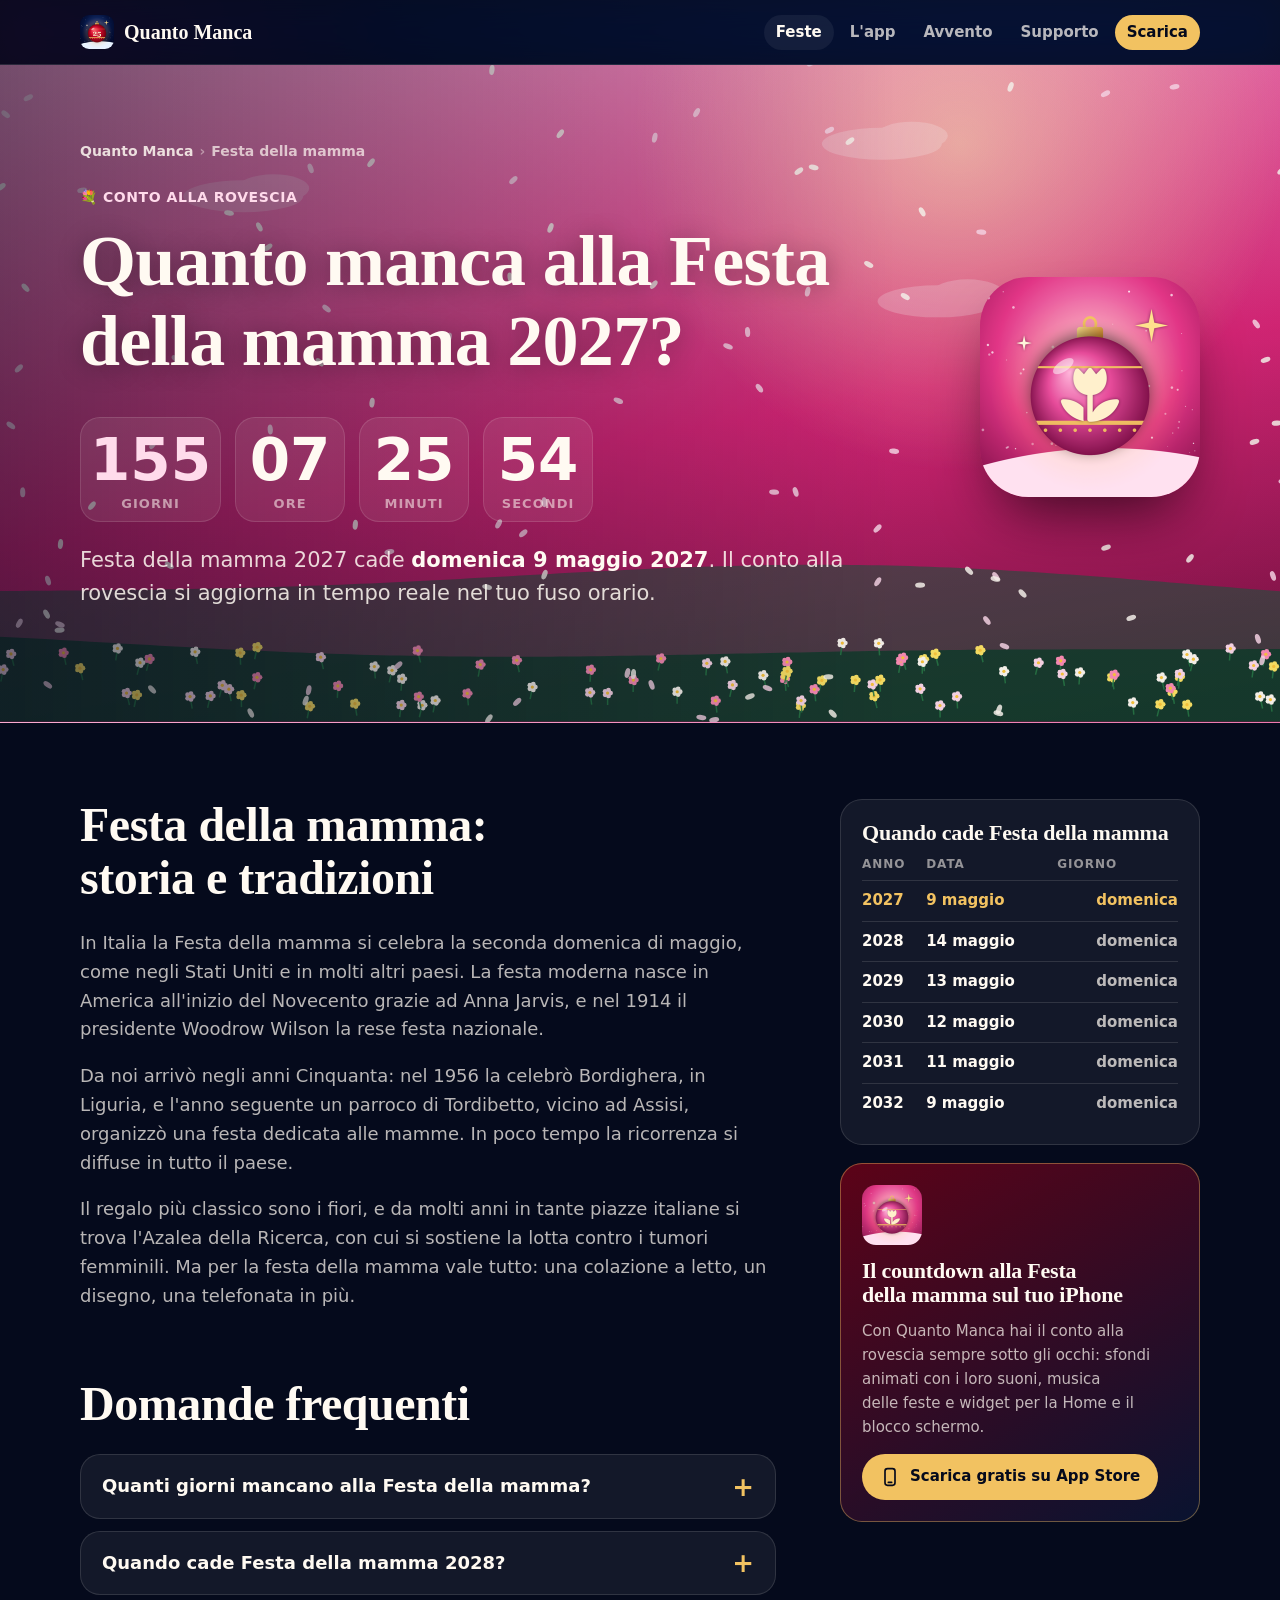
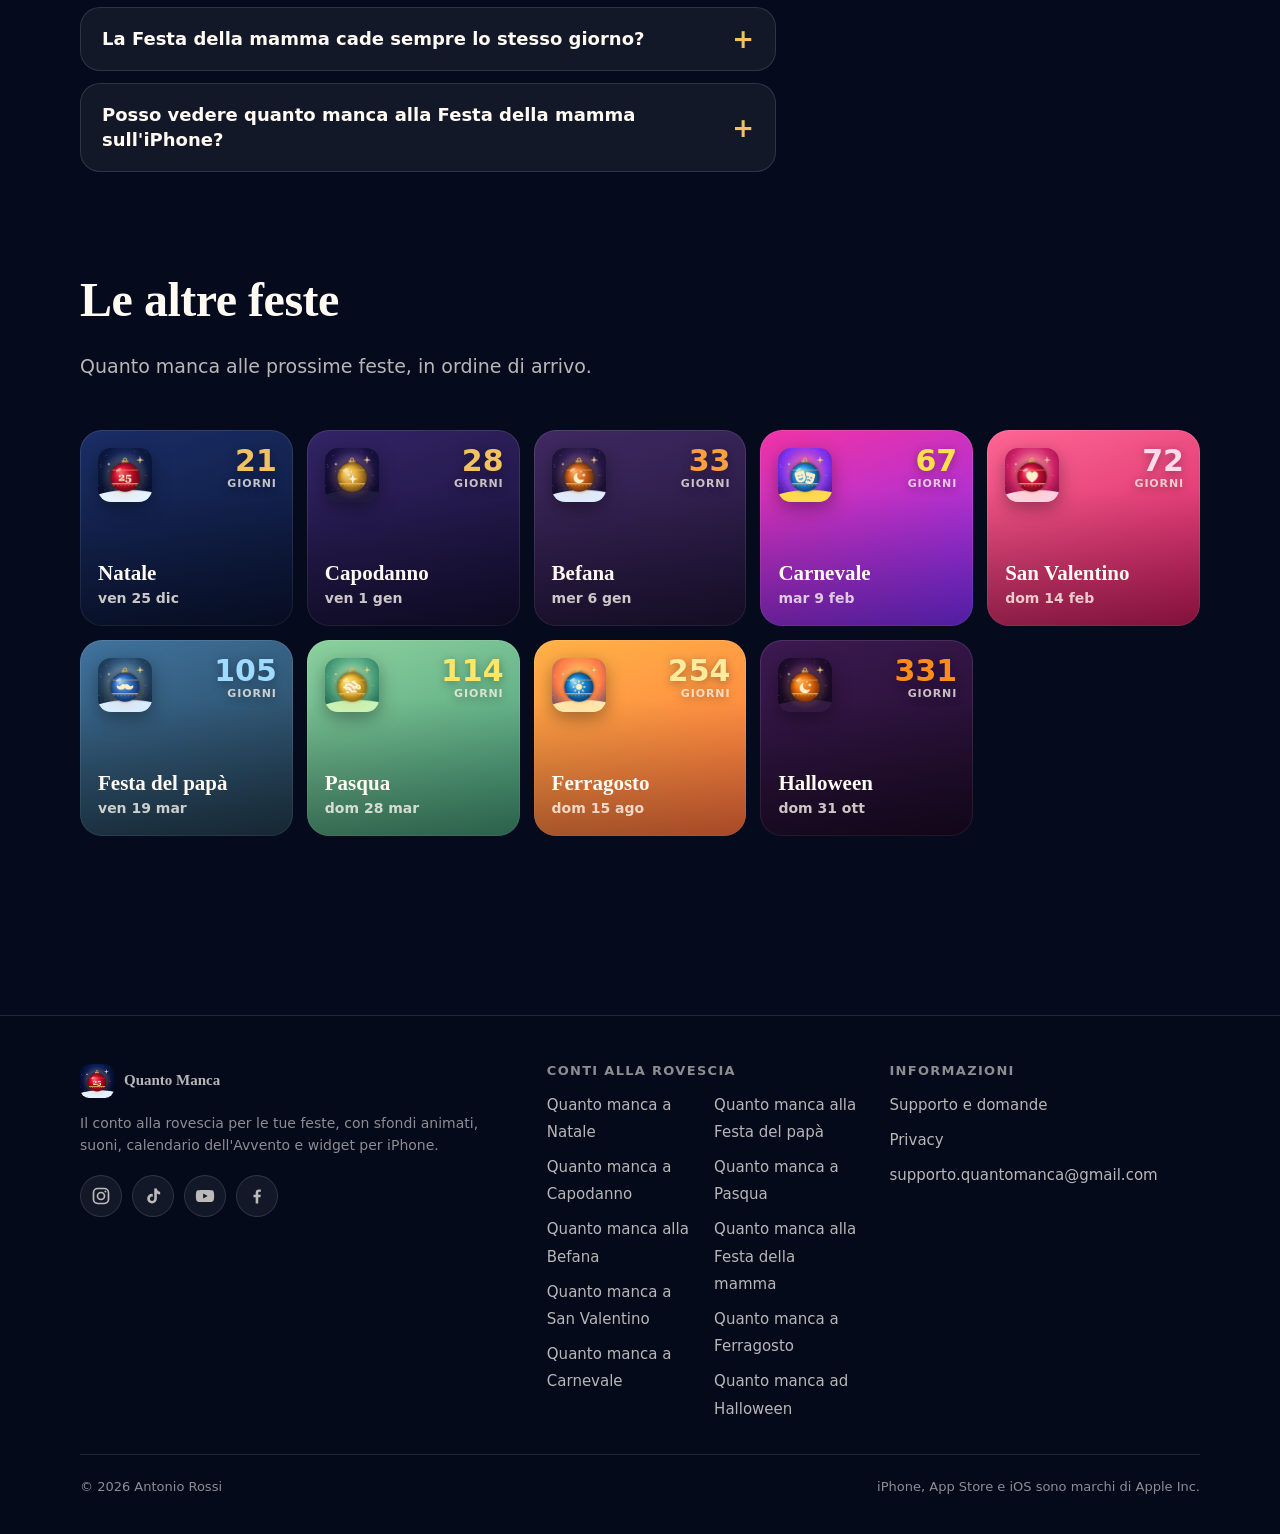
<file: quanto-manca-alla-festa-della-mamma/index.html>
<!doctype html>
<html lang="it" class="no-js">
<head>
<meta charset="utf-8">
<meta name="viewport" content="width=device-width, initial-scale=1, viewport-fit=cover">
<title>Quanto manca alla Festa della mamma 2027? Countdown live</title>
<meta name="description" content="Quanti giorni mancano alla Festa della mamma? Festa della mamma 2027 cade domenica 9 maggio: conto alla rovescia live in giorni, ore, minuti e secondi.">
<link rel="canonical" href="https://quantomanca.github.io/quanto-manca-alla-festa-della-mamma/">
<meta name="robots" content="index, follow, max-image-preview:large">
<meta name="author" content="Antonio Rossi">
<meta name="theme-color" content="#0A1433">
<meta name="apple-itunes-app" content="app-id=6830202016">
<meta property="og:type" content="website">
<meta property="og:site_name" content="Quanto Manca">
<meta property="og:locale" content="it_IT">
<meta property="og:title" content="Quanto manca alla Festa della mamma 2027? Countdown live">
<meta property="og:description" content="Quanti giorni mancano alla Festa della mamma? Festa della mamma 2027 cade domenica 9 maggio: conto alla rovescia live in giorni, ore, minuti e secondi.">
<meta property="og:url" content="https://quantomanca.github.io/quanto-manca-alla-festa-della-mamma/">
<meta property="og:image" content="https://quantomanca.github.io/assets/og/festa-della-mamma.jpg">
<meta property="og:image:width" content="1200">
<meta property="og:image:height" content="630">
<meta property="og:image:alt" content="Quanto manca alla Festa della mamma?">
<meta name="twitter:card" content="summary_large_image">
<meta name="twitter:title" content="Quanto manca alla Festa della mamma 2027? Countdown live">
<meta name="twitter:description" content="Quanti giorni mancano alla Festa della mamma? Festa della mamma 2027 cade domenica 9 maggio: conto alla rovescia live in giorni, ore, minuti e secondi.">
<meta name="twitter:image" content="https://quantomanca.github.io/assets/og/festa-della-mamma.jpg">
<link rel="icon" href="/favicon.ico" sizes="48x48">
<link rel="icon" href="/assets/favicon-32.png" type="image/png" sizes="32x32">
<link rel="apple-touch-icon" href="/apple-touch-icon.png">
<link rel="manifest" href="/site.webmanifest">
<link rel="stylesheet" href="/assets/site.css?v=5">
<script src="/assets/site.js?v=5" defer></script>
<script type="application/ld+json">{"@context": "https://schema.org", "@type": "BreadcrumbList", "itemListElement": [{"@type": "ListItem", "position": 1, "name": "Quanto Manca", "item": "https://quantomanca.github.io/"}, {"@type": "ListItem", "position": 2, "name": "Quanto manca alla Festa della mamma", "item": "https://quantomanca.github.io/quanto-manca-alla-festa-della-mamma/"}]}</script>
<script type="application/ld+json">{"@context": "https://schema.org", "@type": "WebPage", "name": "Quanto manca alla Festa della mamma 2027? Countdown live", "description": "Quanti giorni mancano alla Festa della mamma? Festa della mamma 2027 cade domenica 9 maggio: conto alla rovescia live in giorni, ore, minuti e secondi.", "url": "https://quantomanca.github.io/quanto-manca-alla-festa-della-mamma/", "inLanguage": "it-IT", "isPartOf": {"@type": "WebSite", "name": "Quanto Manca", "url": "https://quantomanca.github.io/"}}</script>
<script type="application/ld+json">{"@context": "https://schema.org", "@type": "FAQPage", "mainEntity": [{"@type": "Question", "name": "Quanti giorni mancano alla Festa della mamma?", "acceptedAnswer": {"@type": "Answer", "text": "Festa della mamma 2027 cade domenica 9 maggio. Il conto alla rovescia in cima alla pagina mostra in tempo reale i giorni, le ore, i minuti e i secondi che mancano, calcolati nel tuo fuso orario."}}, {"@type": "Question", "name": "Quando cade Festa della mamma 2028?", "acceptedAnswer": {"@type": "Answer", "text": "Festa della mamma 2028 cade domenica 14 maggio 2028."}}, {"@type": "Question", "name": "La Festa della mamma cade sempre lo stesso giorno?", "acceptedAnswer": {"@type": "Answer", "text": "No: è sempre la seconda domenica di maggio, quindi la data cambia ogni anno e cade tra l'8 e il 14 maggio."}}, {"@type": "Question", "name": "Posso vedere quanto manca alla Festa della mamma sull'iPhone?", "acceptedAnswer": {"@type": "Answer", "text": "Sì, con l'app gratuita Quanto Manca: aggiungi il widget alla schermata Home o al blocco schermo e vedi i giorni che mancano alla Festa della mamma senza aprire l'app."}}]}</script>
</head>
<body>
<a class="skip" href="#contenuto">Vai al contenuto</a>
<header class="site-header">
<div class="wrap">
<a class="logo" href="/" aria-label="Quanto Manca, pagina iniziale"><img src="/assets/icons/app-64.png" alt="" width="34" height="34">Quanto Manca</a>
<nav class="site-nav" aria-label="Principale">
<a href="/#feste" aria-current="page">Feste</a>
<a href="/#app">L'app</a>
<a href="/#avvento">Avvento</a>
<a href="/supporto.html">Supporto</a>
<a class="nav-cta" href="/#scarica">Scarica</a>
</nav>
</div>
</header>
<main id="contenuto">
<section class="h-hero" style="--c1:#FA9ECC;--c2:#DB2678;--c3:#6B0F3B;--accent:#FFDBEB" data-countdown="nth:5:6:2">
<canvas class="scene-bg" data-scene="petals" data-accent="#FFDBEB" aria-hidden="true"></canvas>
<div class="wrap h-hero-grid">
<div>
<nav class="breadcrumb" aria-label="Percorso"><a href="/">Quanto Manca</a><span aria-hidden="true">›</span><span>Festa della mamma</span></nav>
<p class="eyebrow">💐 Conto alla rovescia</p>
<h1>Quanto manca alla Festa della mamma <span data-next-year>2027</span>?</h1>
<div class="countdown" role="timer" aria-live="off">
<div class="unit"><span class="num" data-u="d">–</span><span class="lbl">giorni</span></div>
<div class="unit"><span class="num" data-u="h">–</span><span class="lbl">ore</span></div>
<div class="unit"><span class="num" data-u="m">–</span><span class="lbl">minuti</span></div>
<div class="unit"><span class="num" data-u="s">–</span><span class="lbl">secondi</span></div>
</div>
<p class="countdown-today">Auguri mamma! 💐</p>
<p class="lead">Festa della mamma <span data-next-year>2027</span> cade <strong data-next-long>domenica 9 maggio 2027</strong>. Il conto alla rovescia si aggiorna in tempo reale nel tuo fuso orario.</p>
</div>
<img class="h-hero-icon" src="/assets/icons/festa-della-mamma-lg.png" alt="Icona Festa della mamma di Quanto Manca" width="200" height="200">
</div>
</section>
<div class="wrap h-body">
<article class="prose">
<h2>Festa della mamma: storia e tradizioni</h2>
<p>In Italia la Festa della mamma si celebra la seconda domenica di maggio, come negli Stati Uniti e in molti altri paesi. La festa moderna nasce in America all&#x27;inizio del Novecento grazie ad Anna Jarvis, e nel 1914 il presidente Woodrow Wilson la rese festa nazionale.</p>
<p>Da noi arrivò negli anni Cinquanta: nel 1956 la celebrò Bordighera, in Liguria, e l&#x27;anno seguente un parroco di Tordibetto, vicino ad Assisi, organizzò una festa dedicata alle mamme. In poco tempo la ricorrenza si diffuse in tutto il paese.</p>
<p>Il regalo più classico sono i fiori, e da molti anni in tante piazze italiane si trova l&#x27;Azalea della Ricerca, con cui si sostiene la lotta contro i tumori femminili. Ma per la festa della mamma vale tutto: una colazione a letto, un disegno, una telefonata in più.</p>
<h2 style="margin-top:1.4em">Domande frequenti</h2>
<div class="faq">
<details><summary>Quanti giorni mancano alla Festa della mamma?</summary><div><p>Festa della mamma 2027 cade domenica 9 maggio. Il conto alla rovescia in cima alla pagina mostra in tempo reale i giorni, le ore, i minuti e i secondi che mancano, calcolati nel tuo fuso orario.</p></div></details>
<details><summary>Quando cade Festa della mamma 2028?</summary><div><p>Festa della mamma 2028 cade domenica 14 maggio 2028.</p></div></details>
<details><summary>La Festa della mamma cade sempre lo stesso giorno?</summary><div><p>No: è sempre la seconda domenica di maggio, quindi la data cambia ogni anno e cade tra l'8 e il 14 maggio.</p></div></details>
<details><summary>Posso vedere quanto manca alla Festa della mamma sull&#x27;iPhone?</summary><div><p>Sì, con l'app gratuita Quanto Manca: aggiungi il widget alla schermata Home o al blocco schermo e vedi i giorni che mancano alla Festa della mamma senza aprire l'app.</p></div></details>
</div>
</article>
<aside class="side">
<div class="side-card">
<h2>Quando cade Festa della mamma</h2>
<table class="dates">
<thead><tr><th>Anno</th><th>Data</th><th>Giorno</th></tr></thead>
<tbody>
<tr><td>2027</td><td>9 maggio</td><td>domenica</td></tr>
<tr><td>2028</td><td>14 maggio</td><td>domenica</td></tr>
<tr><td>2029</td><td>13 maggio</td><td>domenica</td></tr>
<tr><td>2030</td><td>12 maggio</td><td>domenica</td></tr>
<tr><td>2031</td><td>11 maggio</td><td>domenica</td></tr>
<tr><td>2032</td><td>9 maggio</td><td>domenica</td></tr>
</tbody>
</table>
</div>
<div class="app-card">
<img src="/assets/icons/festa-della-mamma.png" alt="" width="60" height="60" loading="lazy">
<h2>Il countdown alla Festa della mamma sul tuo iPhone</h2>
<p>Con Quanto Manca hai il conto alla rovescia sempre sotto gli occhi: sfondi animati con i loro suoni, musica delle feste e widget per la Home e il blocco schermo.</p>
<div class="btn-row"><a class="btn btn-primary " href="https://apps.apple.com/app/apple-store/id6830202016?pt=128950161&amp;ct=sito&amp;mt=8"><svg viewBox="0 0 24 24" aria-hidden="true"><rect x="6" y="2" width="12" height="20" rx="3" fill="none" stroke="currentColor" stroke-width="2"/><path d="M10 18.5h4" stroke="currentColor" stroke-width="2" stroke-linecap="round"/></svg>Scarica gratis su App Store</a></div>
</div>
</aside>
</div>
<section class="section">
<div class="wrap">
<div class="section-head"><h2>Le altre feste</h2><p>Quanto manca alle prossime feste, in ordine di arrivo.</p></div>
<div class="holiday-grid">
<a class="holiday-card" href="/quanto-manca-a-natale/" style="--c1:#1A2E66;--c2:#0A1433;--c3:#050A1C;--accent:#F2C261" data-rule="fixed:12:25">
<img src="/assets/icons/natale.png" alt="" width="54" height="54" loading="lazy">
<span class="hc-days" data-days-to="fixed:12:25"><span data-n>27</span><small data-l>giorni</small></span>
<span class="hc-name">Natale</span>
<span class="hc-date" data-date-of="fixed:12:25">ven 25 dic</span>
<span class="hc-badge" hidden>La prossima</span>
</a>
<a class="holiday-card" href="/quanto-manca-a-capodanno/" style="--c1:#332466;--c2:#140F33;--c3:#05050F;--accent:#F2C261" data-rule="fixed:1:1">
<img src="/assets/icons/capodanno.png" alt="" width="54" height="54" loading="lazy">
<span class="hc-days" data-days-to="fixed:1:1"><span data-n>34</span><small data-l>giorni</small></span>
<span class="hc-name">Capodanno</span>
<span class="hc-date" data-date-of="fixed:1:1">ven 1 gen</span>
<span class="hc-badge" hidden>La prossima</span>
</a>
<a class="holiday-card" href="/quanto-manca-alla-befana/" style="--c1:#402961;--c2:#1F1438;--c3:#0A0814;--accent:#FF9E3D" data-rule="fixed:1:6">
<img src="/assets/icons/befana.png" alt="" width="54" height="54" loading="lazy">
<span class="hc-days" data-days-to="fixed:1:6"><span data-n>39</span><small data-l>giorni</small></span>
<span class="hc-name">Befana</span>
<span class="hc-date" data-date-of="fixed:1:6">mer 6 gen</span>
<span class="hc-badge" hidden>La prossima</span>
</a>
<a class="holiday-card" href="/quanto-manca-a-carnevale/" style="--c1:#F233A6;--c2:#7A2EF7;--c3:#290A4C;--accent:#FFE04C" data-rule="easter:-47">
<img src="/assets/icons/carnevale.png" alt="" width="54" height="54" loading="lazy">
<span class="hc-days" data-days-to="easter:-47"><span data-n>73</span><small data-l>giorni</small></span>
<span class="hc-name">Carnevale</span>
<span class="hc-date" data-date-of="easter:-47">mar 9 feb</span>
<span class="hc-badge" hidden>La prossima</span>
</a>
<a class="holiday-card" href="/quanto-manca-a-san-valentino/" style="--c1:#FF6694;--c2:#C71A5C;--c3:#5C082E;--accent:#FFDBEB" data-rule="fixed:2:14">
<img src="/assets/icons/san-valentino.png" alt="" width="54" height="54" loading="lazy">
<span class="hc-days" data-days-to="fixed:2:14"><span data-n>78</span><small data-l>giorni</small></span>
<span class="hc-name">San Valentino</span>
<span class="hc-date" data-date-of="fixed:2:14">dom 14 feb</span>
<span class="hc-badge" hidden>La prossima</span>
</a>
<a class="holiday-card" href="/quanto-manca-alla-festa-del-papa/" style="--c1:#40739E;--c2:#213B4C;--c3:#0F1F29;--accent:#9EDBFF" data-rule="fixed:3:19">
<img src="/assets/icons/festa-del-papa.png" alt="" width="54" height="54" loading="lazy">
<span class="hc-days" data-days-to="fixed:3:19"><span data-n>111</span><small data-l>giorni</small></span>
<span class="hc-name">Festa del papà</span>
<span class="hc-date" data-date-of="fixed:3:19">ven 19 mar</span>
<span class="hc-badge" hidden>La prossima</span>
</a>
<a class="holiday-card" href="/quanto-manca-a-pasqua/" style="--c1:#8CD19E;--c2:#409473;--c3:#144C3D;--accent:#FFE666" data-rule="easter:0">
<img src="/assets/icons/pasqua.png" alt="" width="54" height="54" loading="lazy">
<span class="hc-days" data-days-to="easter:0"><span data-n>120</span><small data-l>giorni</small></span>
<span class="hc-name">Pasqua</span>
<span class="hc-date" data-date-of="easter:0">dom 28 mar</span>
<span class="hc-badge" hidden>La prossima</span>
</a>
<a class="holiday-card" href="/quanto-manca-a-ferragosto/" style="--c1:#FFB247;--c2:#FF703D;--c3:#1F3D73;--accent:#FFEB9E" data-rule="fixed:8:15">
<img src="/assets/icons/ferragosto.png" alt="" width="54" height="54" loading="lazy">
<span class="hc-days" data-days-to="fixed:8:15"><span data-n>260</span><small data-l>giorni</small></span>
<span class="hc-name">Ferragosto</span>
<span class="hc-date" data-date-of="fixed:8:15">dom 15 ago</span>
<span class="hc-badge" hidden>La prossima</span>
</a>
<a class="holiday-card" href="/quanto-manca-ad-halloween/" style="--c1:#3D1A52;--c2:#1A0A24;--c3:#0A050F;--accent:#FF8C1A" data-rule="fixed:10:31">
<img src="/assets/icons/halloween.png" alt="" width="54" height="54" loading="lazy">
<span class="hc-days" data-days-to="fixed:10:31"><span data-n>337</span><small data-l>giorni</small></span>
<span class="hc-name">Halloween</span>
<span class="hc-date" data-date-of="fixed:10:31">dom 31 ott</span>
<span class="hc-badge" hidden>La prossima</span>
</a>
</div>
</div>
</section>
</main>
<footer class="site-footer">
<div class="wrap">
<div class="footer-grid">
<div>
<a class="logo" href="/"><img src="/assets/icons/app-64.png" alt="" width="34" height="34" loading="lazy">Quanto Manca</a>
<p style="margin-top:14px">Il conto alla rovescia per le tue feste, con sfondi animati, suoni, calendario dell'Avvento e widget per iPhone.</p>
<ul class="social" aria-label="Quanto Manca sui social">
<li><a href="https://www.instagram.com/quantomanca.app/" rel="me noopener" aria-label="Quanto Manca su Instagram"><svg viewBox="0 0 24 24" aria-hidden="true"><rect x="3" y="3" width="18" height="18" rx="5" fill="none" stroke="currentColor" stroke-width="2"/><circle cx="12" cy="12" r="4.2" fill="none" stroke="currentColor" stroke-width="2"/><circle cx="17.3" cy="6.7" r="1.2" fill="currentColor"/></svg></a></li>
<li><a href="https://www.tiktok.com/@quantomanca.app" rel="me noopener" aria-label="Quanto Manca su TikTok"><svg viewBox="0 0 24 24" aria-hidden="true"><path fill="currentColor" d="M16.6 3c.3 2.2 1.8 3.8 4 4v3.2c-1.5 0-2.9-.5-4-1.2v6.2a5.8 5.8 0 1 1-5.8-5.8c.3 0 .6 0 .9.1v3.3a2.6 2.6 0 1 0 1.8 2.4V3h3.1z"/></svg></a></li>
<li><a href="https://www.youtube.com/@quantomanca_app" rel="me noopener" aria-label="Quanto Manca su YouTube"><svg viewBox="0 0 24 24" aria-hidden="true"><path fill="currentColor" fill-rule="evenodd" d="M22.5 7.2a2.8 2.8 0 0 0-2-2C18.8 4.7 12 4.7 12 4.7s-6.8 0-8.5.5a2.8 2.8 0 0 0-2 2A29 29 0 0 0 1 12a29 29 0 0 0 .5 4.8 2.8 2.8 0 0 0 2 2c1.7.5 8.5.5 8.5.5s6.8 0 8.5-.5a2.8 2.8 0 0 0 2-2A29 29 0 0 0 23 12a29 29 0 0 0-.5-4.8zM9.8 15.1V8.9l5.4 3.1-5.4 3.1z"/></svg></a></li>
<li><a href="https://www.facebook.com/profile.php?id=61596268028960" rel="me noopener" aria-label="Quanto Manca su Facebook"><svg viewBox="0 0 24 24" aria-hidden="true"><path fill="currentColor" d="M13.5 21v-7.6h2.6l.4-3h-3V8.5c0-.9.3-1.5 1.5-1.5h1.6V4.3c-.3 0-1.2-.1-2.3-.1-2.3 0-3.9 1.4-3.9 4v2.2H7.8v3h2.6V21h3.1z"/></svg></a></li>
</ul>
</div>
<div>
<h2>Conti alla rovescia</h2>
<ul class="footer-cols">
<li><a href="/quanto-manca-a-natale/">Quanto manca a Natale</a></li>
<li><a href="/quanto-manca-a-capodanno/">Quanto manca a Capodanno</a></li>
<li><a href="/quanto-manca-alla-befana/">Quanto manca alla Befana</a></li>
<li><a href="/quanto-manca-a-san-valentino/">Quanto manca a San Valentino</a></li>
<li><a href="/quanto-manca-a-carnevale/">Quanto manca a Carnevale</a></li>
<li><a href="/quanto-manca-alla-festa-del-papa/">Quanto manca alla Festa del papà</a></li>
<li><a href="/quanto-manca-a-pasqua/">Quanto manca a Pasqua</a></li>
<li><a href="/quanto-manca-alla-festa-della-mamma/">Quanto manca alla Festa della mamma</a></li>
<li><a href="/quanto-manca-a-ferragosto/">Quanto manca a Ferragosto</a></li>
<li><a href="/quanto-manca-ad-halloween/">Quanto manca ad Halloween</a></li>
</ul>
</div>
<div>
<h2>Informazioni</h2>
<ul>
<li><a href="/supporto.html">Supporto e domande</a></li>
<li><a href="/privacy.html">Privacy</a></li>
<li><a href="mailto:supporto.quantomanca@gmail.com">supporto.quantomanca@gmail.com</a></li>
</ul>
</div>
</div>
<div class="copy"><span>© 2026 Antonio Rossi</span><span>iPhone, App Store e iOS sono marchi di Apple Inc.</span></div>
</div>
</footer>
</body>
</html>
</file>
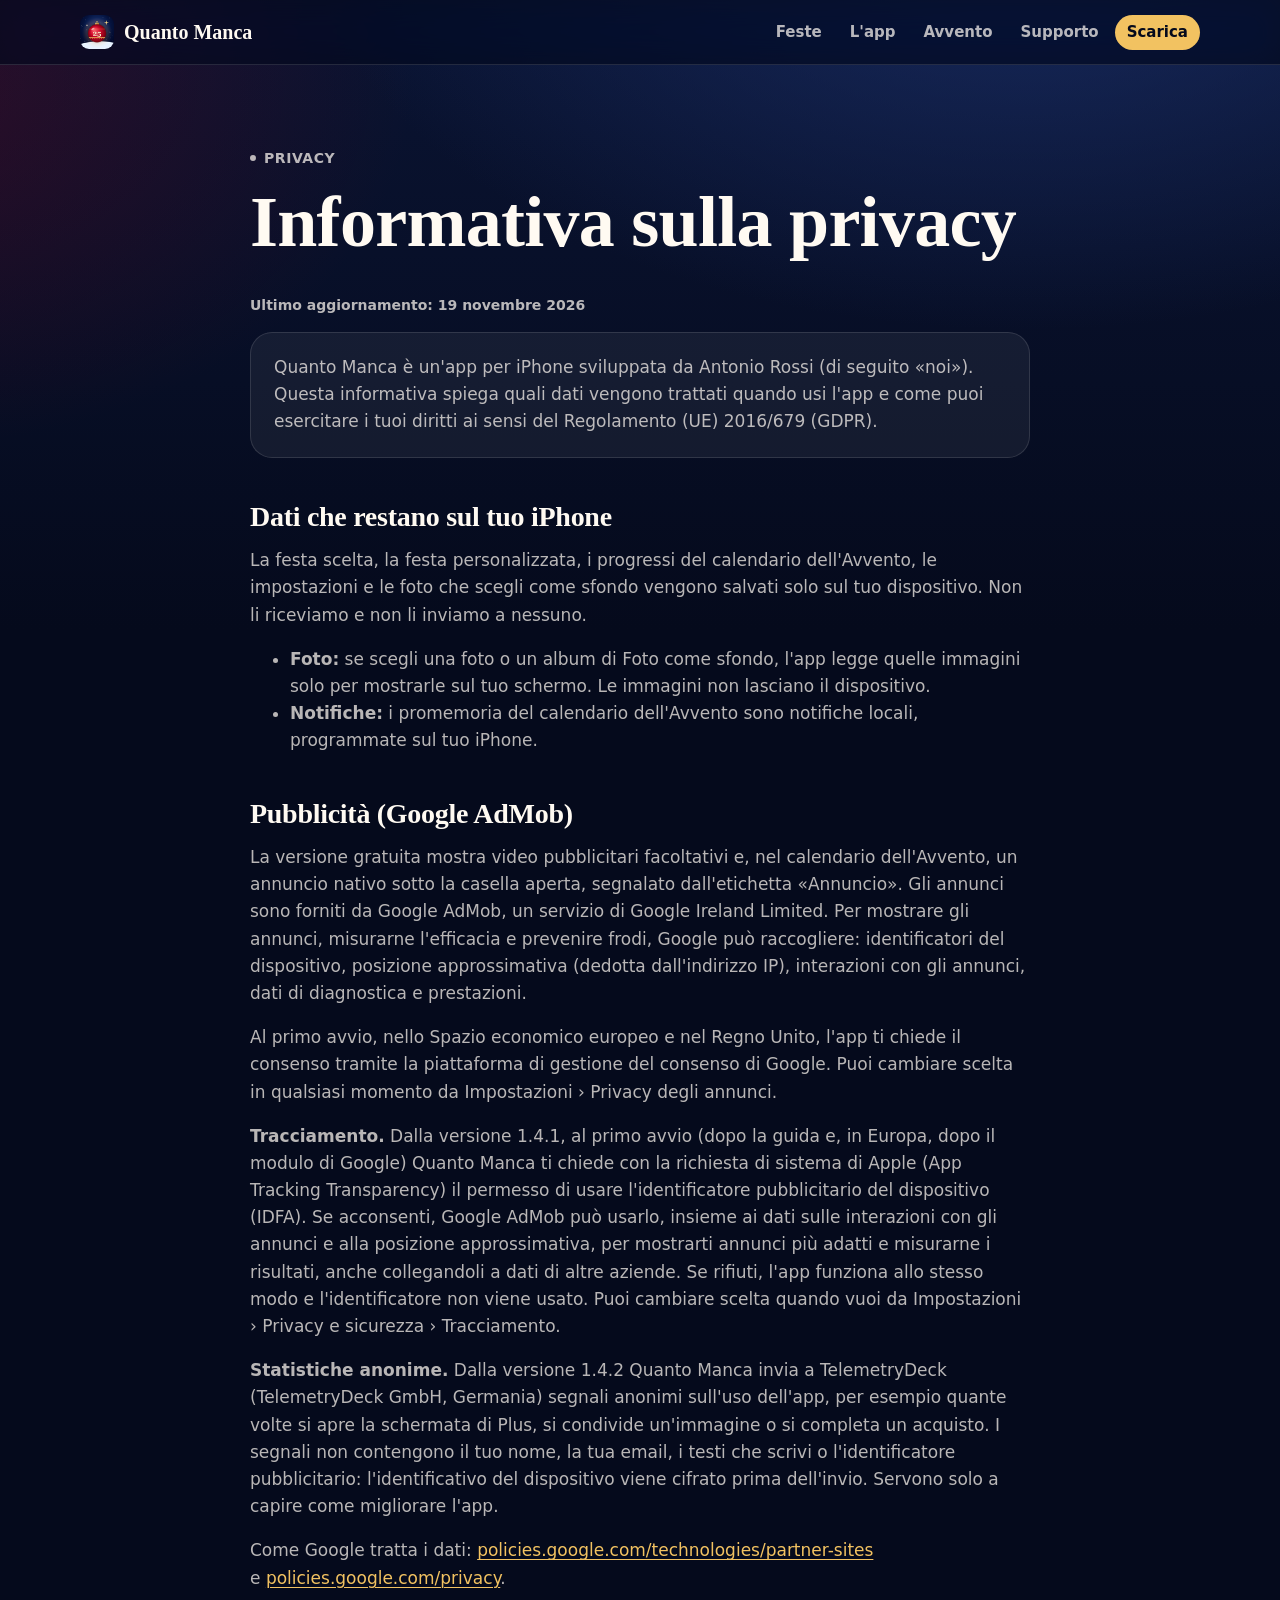
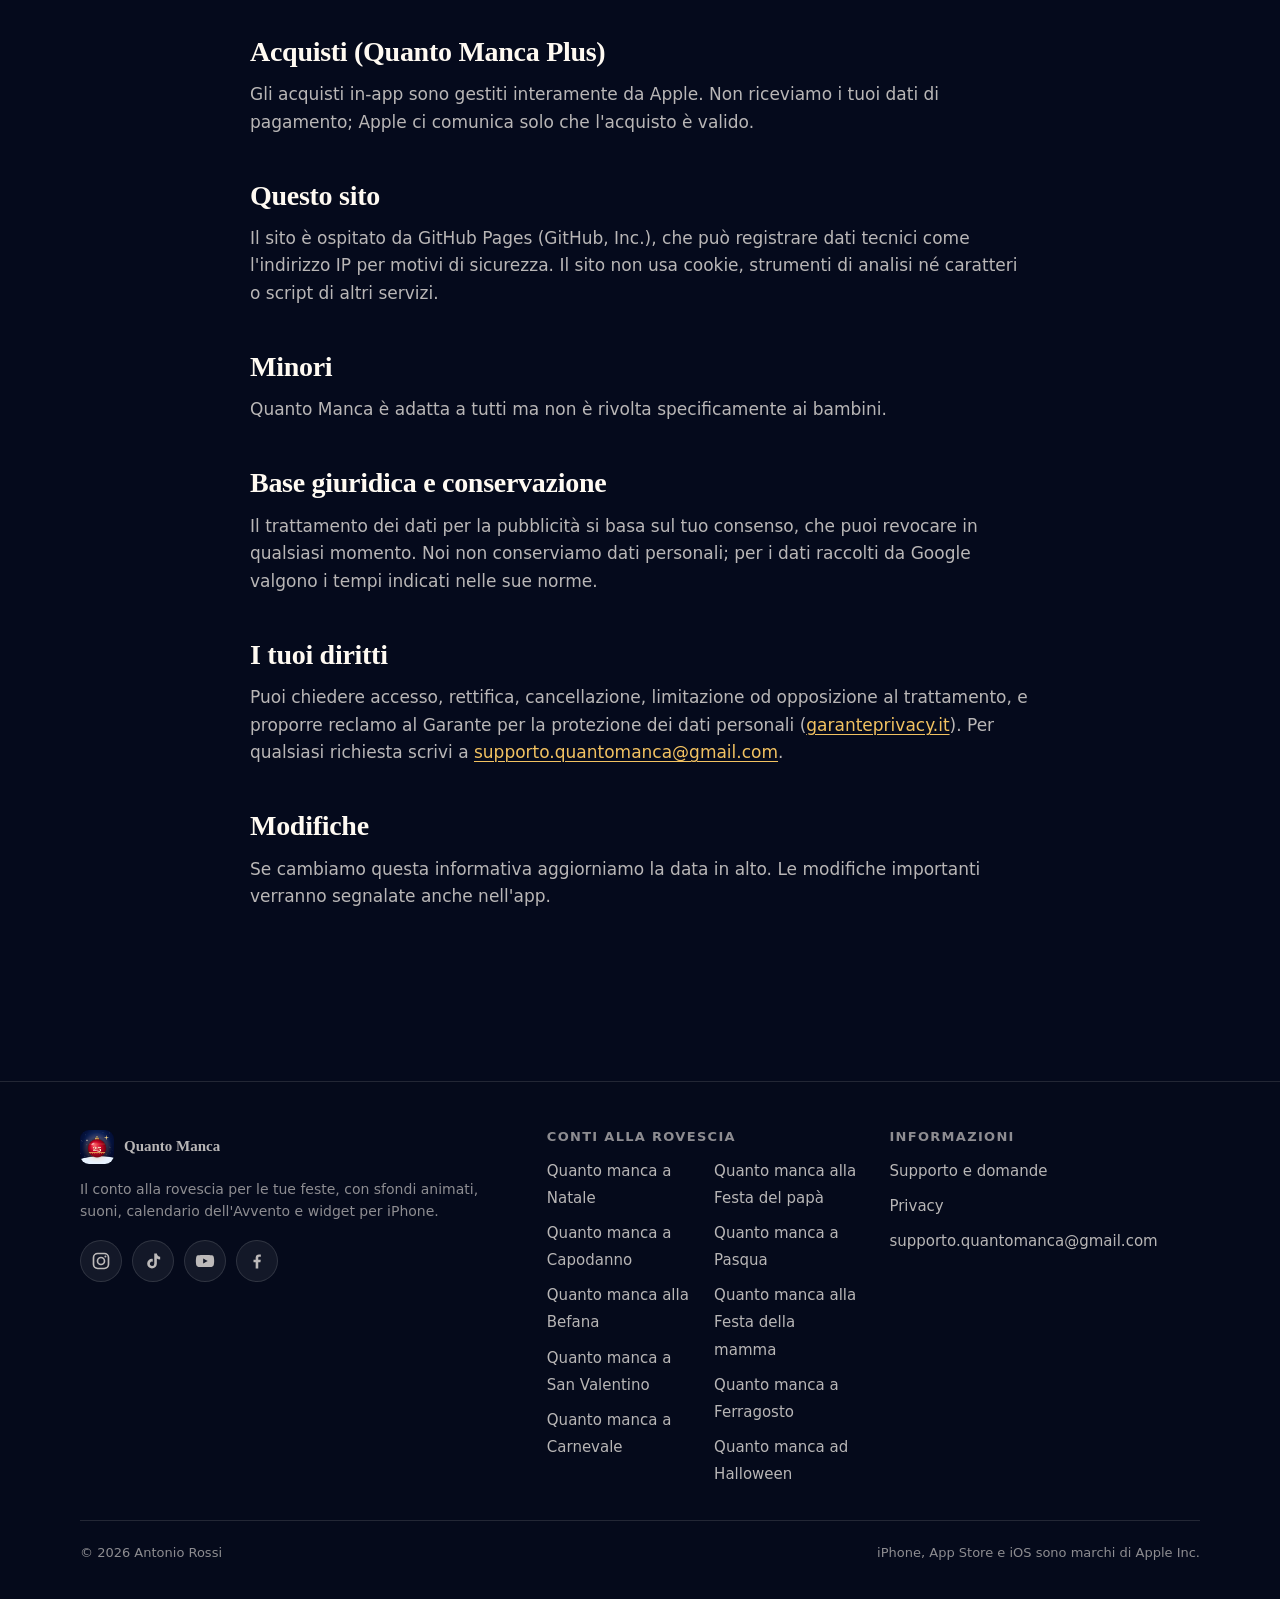
<file: privacy.html>
<!doctype html>
<html lang="it" class="no-js">
<head>
<meta charset="utf-8">
<meta name="viewport" content="width=device-width, initial-scale=1, viewport-fit=cover">
<title>Informativa sulla privacy – Quanto Manca</title>
<meta name="description" content="Come Quanto Manca tratta i dati: cosa resta sul tuo iPhone, come funzionano la pubblicità di Google AdMob e gli acquisti, e quali sono i tuoi diritti.">
<link rel="canonical" href="https://quantomanca.github.io/privacy.html">
<meta name="robots" content="index, follow, max-image-preview:large">
<meta name="author" content="Antonio Rossi">
<meta name="theme-color" content="#0A1433">
<meta name="apple-itunes-app" content="app-id=6830202016">
<meta property="og:type" content="website">
<meta property="og:site_name" content="Quanto Manca">
<meta property="og:locale" content="it_IT">
<meta property="og:title" content="Informativa sulla privacy – Quanto Manca">
<meta property="og:description" content="Come Quanto Manca tratta i dati: cosa resta sul tuo iPhone, come funzionano la pubblicità di Google AdMob e gli acquisti, e quali sono i tuoi diritti.">
<meta property="og:url" content="https://quantomanca.github.io/privacy.html">
<meta property="og:image" content="https://quantomanca.github.io/assets/og/home.jpg">
<meta property="og:image:width" content="1200">
<meta property="og:image:height" content="630">
<meta property="og:image:alt" content="Quanto Manca, privacy">
<meta name="twitter:card" content="summary_large_image">
<meta name="twitter:title" content="Informativa sulla privacy – Quanto Manca">
<meta name="twitter:description" content="Come Quanto Manca tratta i dati: cosa resta sul tuo iPhone, come funzionano la pubblicità di Google AdMob e gli acquisti, e quali sono i tuoi diritti.">
<meta name="twitter:image" content="https://quantomanca.github.io/assets/og/home.jpg">
<link rel="icon" href="/favicon.ico" sizes="48x48">
<link rel="icon" href="/assets/favicon-32.png" type="image/png" sizes="32x32">
<link rel="apple-touch-icon" href="/apple-touch-icon.png">
<link rel="manifest" href="/site.webmanifest">
<link rel="stylesheet" href="/assets/site.css?v=5">
<script src="/assets/site.js?v=5" defer></script>

</head>
<body>
<a class="skip" href="#contenuto">Vai al contenuto</a>
<header class="site-header">
<div class="wrap">
<a class="logo" href="/" aria-label="Quanto Manca, pagina iniziale"><img src="/assets/icons/app-64.png" alt="" width="34" height="34">Quanto Manca</a>
<nav class="site-nav" aria-label="Principale">
<a href="/#feste">Feste</a>
<a href="/#app">L'app</a>
<a href="/#avvento">Avvento</a>
<a href="/supporto.html">Supporto</a>
<a class="nav-cta" href="/#scarica">Scarica</a>
</nav>
</div>
</header>
<main id="contenuto" class="page">
<div class="wrap">
<p class="eyebrow"><span class="dot"></span>Privacy</p>
<h1>Informativa sulla privacy</h1>
<p class="updated">Ultimo aggiornamento: 19 novembre 2026</p>

<div class="card">
<p>Quanto Manca è un'app per iPhone sviluppata da Antonio Rossi (di seguito «noi»). Questa informativa spiega quali dati vengono trattati quando usi l'app e come puoi esercitare i tuoi diritti ai sensi del Regolamento (UE) 2016/679 (GDPR).</p>
</div>

<h2>Dati che restano sul tuo iPhone</h2>
<p>La festa scelta, la festa personalizzata, i progressi del calendario dell'Avvento, le impostazioni e le foto che scegli come sfondo vengono salvati solo sul tuo dispositivo. Non li riceviamo e non li inviamo a nessuno.</p>
<ul>
<li><strong>Foto:</strong> se scegli una foto o un album di Foto come sfondo, l'app legge quelle immagini solo per mostrarle sul tuo schermo. Le immagini non lasciano il dispositivo.</li>
<li><strong>Notifiche:</strong> i promemoria del calendario dell'Avvento sono notifiche locali, programmate sul tuo iPhone.</li>
</ul>

<h2>Pubblicità (Google AdMob)</h2>
<p>La versione gratuita mostra video pubblicitari facoltativi e, nel calendario dell'Avvento, un annuncio nativo sotto la casella aperta, segnalato dall'etichetta «Annuncio». Gli annunci sono forniti da Google AdMob, un servizio di Google Ireland Limited. Per mostrare gli annunci, misurarne l'efficacia e prevenire frodi, Google può raccogliere: identificatori del dispositivo, posizione approssimativa (dedotta dall'indirizzo IP), interazioni con gli annunci, dati di diagnostica e prestazioni.</p>
<p>Al primo avvio, nello Spazio economico europeo e nel Regno Unito, l'app ti chiede il consenso tramite la piattaforma di gestione del consenso di Google. Puoi cambiare scelta in qualsiasi momento da Impostazioni › Privacy degli annunci. </p>
<p><strong>Tracciamento.</strong> Dalla versione 1.4.1, al primo avvio (dopo la guida e, in Europa, dopo il modulo di Google) Quanto Manca ti chiede con la richiesta di sistema di Apple (App Tracking Transparency) il permesso di usare l'identificatore pubblicitario del dispositivo (IDFA). Se acconsenti, Google AdMob può usarlo, insieme ai dati sulle interazioni con gli annunci e alla posizione approssimativa, per mostrarti annunci più adatti e misurarne i risultati, anche collegandoli a dati di altre aziende. Se rifiuti, l'app funziona allo stesso modo e l'identificatore non viene usato. Puoi cambiare scelta quando vuoi da Impostazioni › Privacy e sicurezza › Tracciamento.</p>
<p><strong>Statistiche anonime.</strong> Dalla versione 1.4.2 Quanto Manca invia a TelemetryDeck (TelemetryDeck GmbH, Germania) segnali anonimi sull'uso dell'app, per esempio quante volte si apre la schermata di Plus, si condivide un'immagine o si completa un acquisto. I segnali non contengono il tuo nome, la tua email, i testi che scrivi o l'identificatore pubblicitario: l'identificativo del dispositivo viene cifrato prima dell'invio. Servono solo a capire come migliorare l'app.</p>
<p>Come Google tratta i dati: <a href="https://policies.google.com/technologies/partner-sites">policies.google.com/technologies/partner-sites</a> e <a href="https://policies.google.com/privacy">policies.google.com/privacy</a>.</p>

<h2>Acquisti (Quanto Manca Plus)</h2>
<p>Gli acquisti in-app sono gestiti interamente da Apple. Non riceviamo i tuoi dati di pagamento; Apple ci comunica solo che l'acquisto è valido.</p>

<h2>Questo sito</h2>
<p>Il sito è ospitato da GitHub Pages (GitHub, Inc.), che può registrare dati tecnici come l'indirizzo IP per motivi di sicurezza. Il sito non usa cookie, strumenti di analisi né caratteri o script di altri servizi.</p>

<h2>Minori</h2>
<p>Quanto Manca è adatta a tutti ma non è rivolta specificamente ai bambini.</p>

<h2>Base giuridica e conservazione</h2>
<p>Il trattamento dei dati per la pubblicità si basa sul tuo consenso, che puoi revocare in qualsiasi momento. Noi non conserviamo dati personali; per i dati raccolti da Google valgono i tempi indicati nelle sue norme.</p>

<h2>I tuoi diritti</h2>
<p>Puoi chiedere accesso, rettifica, cancellazione, limitazione od opposizione al trattamento, e proporre reclamo al Garante per la protezione dei dati personali (<a href="https://www.garanteprivacy.it">garanteprivacy.it</a>). Per qualsiasi richiesta scrivi a <a href="mailto:supporto.quantomanca@gmail.com">supporto.quantomanca@gmail.com</a>.</p>

<h2>Modifiche</h2>
<p>Se cambiamo questa informativa aggiorniamo la data in alto. Le modifiche importanti verranno segnalate anche nell'app.</p>
</div>
</main>
<footer class="site-footer">
<div class="wrap">
<div class="footer-grid">
<div>
<a class="logo" href="/"><img src="/assets/icons/app-64.png" alt="" width="34" height="34" loading="lazy">Quanto Manca</a>
<p style="margin-top:14px">Il conto alla rovescia per le tue feste, con sfondi animati, suoni, calendario dell'Avvento e widget per iPhone.</p>
<ul class="social" aria-label="Quanto Manca sui social">
<li><a href="https://www.instagram.com/quantomanca.app/" rel="me noopener" aria-label="Quanto Manca su Instagram"><svg viewBox="0 0 24 24" aria-hidden="true"><rect x="3" y="3" width="18" height="18" rx="5" fill="none" stroke="currentColor" stroke-width="2"/><circle cx="12" cy="12" r="4.2" fill="none" stroke="currentColor" stroke-width="2"/><circle cx="17.3" cy="6.7" r="1.2" fill="currentColor"/></svg></a></li>
<li><a href="https://www.tiktok.com/@quantomanca.app" rel="me noopener" aria-label="Quanto Manca su TikTok"><svg viewBox="0 0 24 24" aria-hidden="true"><path fill="currentColor" d="M16.6 3c.3 2.2 1.8 3.8 4 4v3.2c-1.5 0-2.9-.5-4-1.2v6.2a5.8 5.8 0 1 1-5.8-5.8c.3 0 .6 0 .9.1v3.3a2.6 2.6 0 1 0 1.8 2.4V3h3.1z"/></svg></a></li>
<li><a href="https://www.youtube.com/@quantomanca_app" rel="me noopener" aria-label="Quanto Manca su YouTube"><svg viewBox="0 0 24 24" aria-hidden="true"><path fill="currentColor" fill-rule="evenodd" d="M22.5 7.2a2.8 2.8 0 0 0-2-2C18.8 4.7 12 4.7 12 4.7s-6.8 0-8.5.5a2.8 2.8 0 0 0-2 2A29 29 0 0 0 1 12a29 29 0 0 0 .5 4.8 2.8 2.8 0 0 0 2 2c1.7.5 8.5.5 8.5.5s6.8 0 8.5-.5a2.8 2.8 0 0 0 2-2A29 29 0 0 0 23 12a29 29 0 0 0-.5-4.8zM9.8 15.1V8.9l5.4 3.1-5.4 3.1z"/></svg></a></li>
<li><a href="https://www.facebook.com/profile.php?id=61596268028960" rel="me noopener" aria-label="Quanto Manca su Facebook"><svg viewBox="0 0 24 24" aria-hidden="true"><path fill="currentColor" d="M13.5 21v-7.6h2.6l.4-3h-3V8.5c0-.9.3-1.5 1.5-1.5h1.6V4.3c-.3 0-1.2-.1-2.3-.1-2.3 0-3.9 1.4-3.9 4v2.2H7.8v3h2.6V21h3.1z"/></svg></a></li>
</ul>
</div>
<div>
<h2>Conti alla rovescia</h2>
<ul class="footer-cols">
<li><a href="/quanto-manca-a-natale/">Quanto manca a Natale</a></li>
<li><a href="/quanto-manca-a-capodanno/">Quanto manca a Capodanno</a></li>
<li><a href="/quanto-manca-alla-befana/">Quanto manca alla Befana</a></li>
<li><a href="/quanto-manca-a-san-valentino/">Quanto manca a San Valentino</a></li>
<li><a href="/quanto-manca-a-carnevale/">Quanto manca a Carnevale</a></li>
<li><a href="/quanto-manca-alla-festa-del-papa/">Quanto manca alla Festa del papà</a></li>
<li><a href="/quanto-manca-a-pasqua/">Quanto manca a Pasqua</a></li>
<li><a href="/quanto-manca-alla-festa-della-mamma/">Quanto manca alla Festa della mamma</a></li>
<li><a href="/quanto-manca-a-ferragosto/">Quanto manca a Ferragosto</a></li>
<li><a href="/quanto-manca-ad-halloween/">Quanto manca ad Halloween</a></li>
</ul>
</div>
<div>
<h2>Informazioni</h2>
<ul>
<li><a href="/supporto.html">Supporto e domande</a></li>
<li><a href="/privacy.html">Privacy</a></li>
<li><a href="mailto:supporto.quantomanca@gmail.com">supporto.quantomanca@gmail.com</a></li>
</ul>
</div>
</div>
<div class="copy"><span>© 2026 Antonio Rossi</span><span>iPhone, App Store e iOS sono marchi di Apple Inc.</span></div>
</div>
</footer>
</body>
</html>
</file>
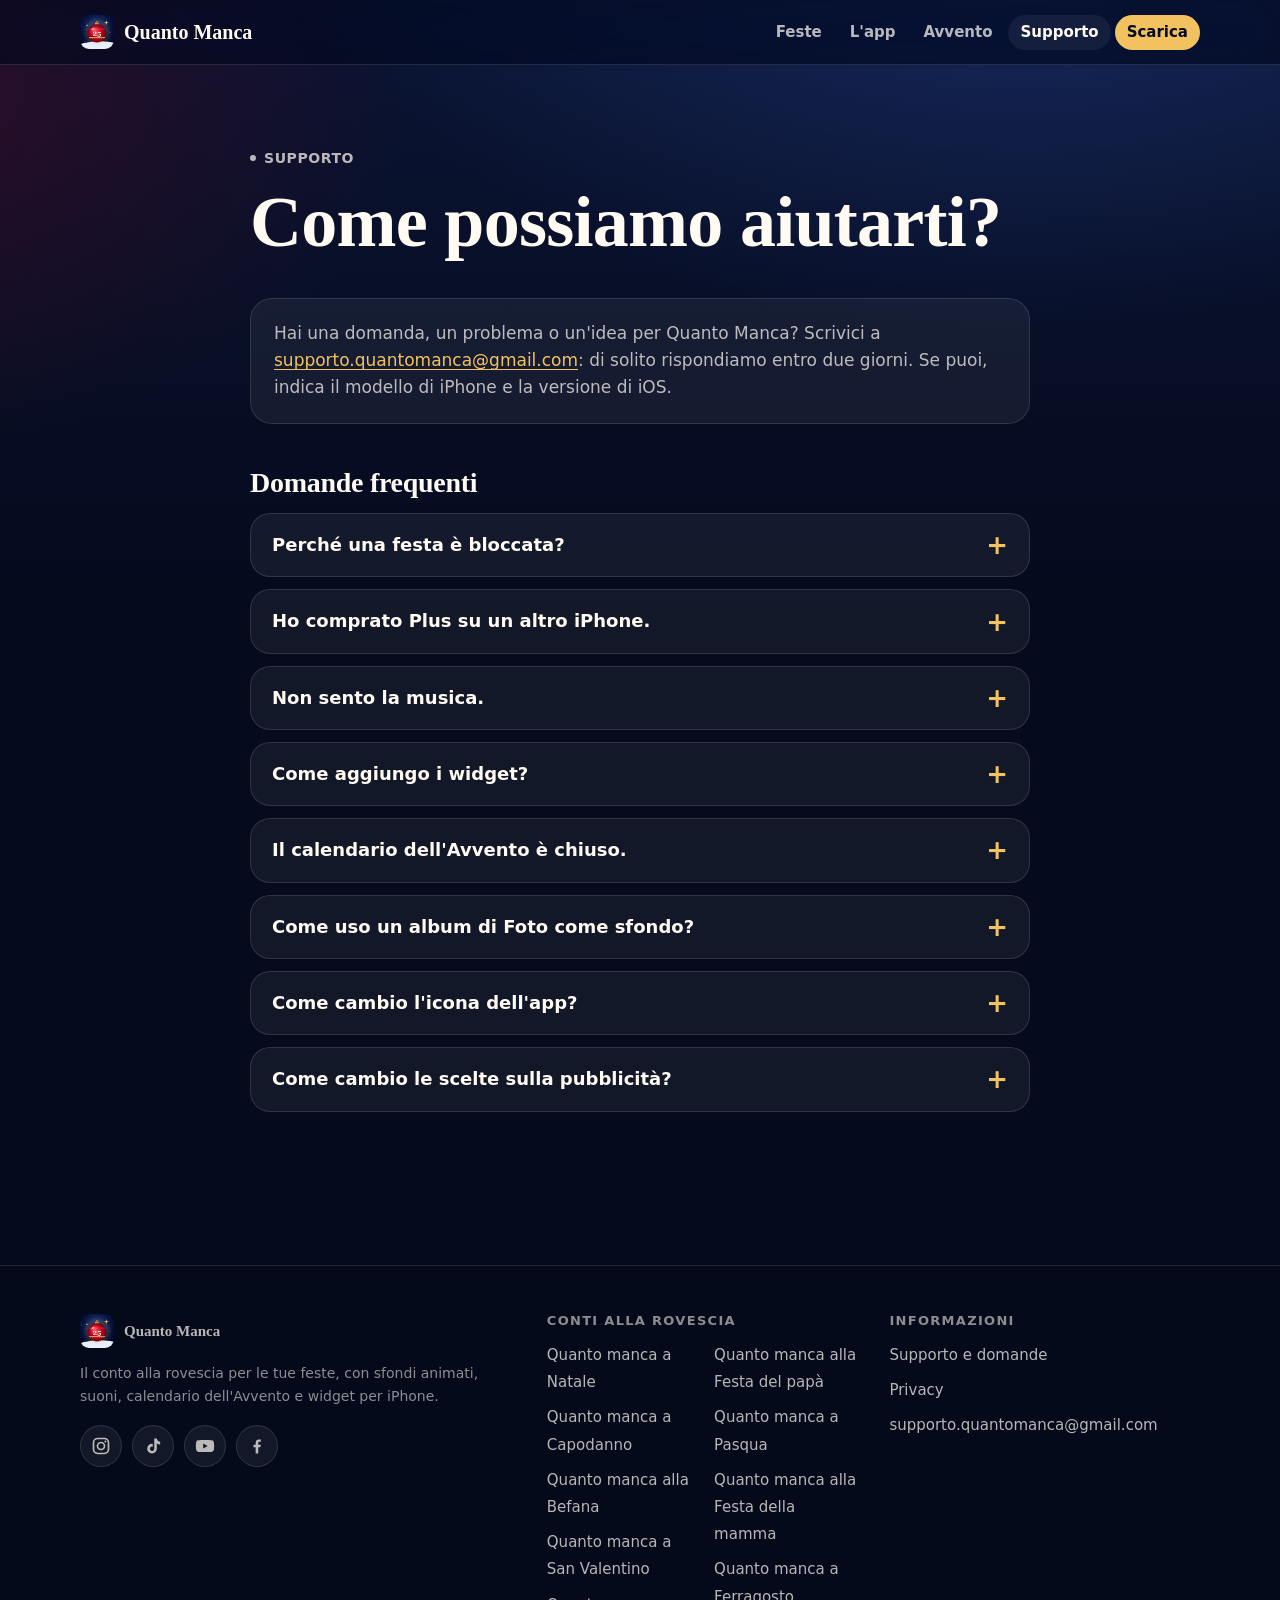
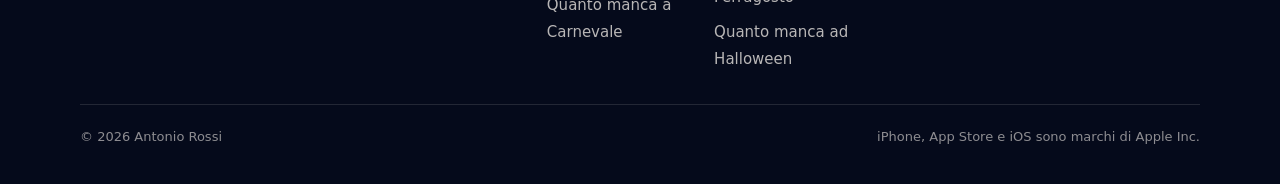
<file: supporto.html>
<!doctype html>
<html lang="it" class="no-js">
<head>
<meta charset="utf-8">
<meta name="viewport" content="width=device-width, initial-scale=1, viewport-fit=cover">
<title>Supporto – Quanto Manca</title>
<meta name="description" content="Assistenza per Quanto Manca: risposte alle domande più frequenti su feste, widget, calendario dell&#x27;Avvento, Plus e foto, e contatti del supporto.">
<link rel="canonical" href="https://quantomanca.github.io/supporto.html">
<meta name="robots" content="index, follow, max-image-preview:large">
<meta name="author" content="Antonio Rossi">
<meta name="theme-color" content="#0A1433">
<meta name="apple-itunes-app" content="app-id=6830202016">
<meta property="og:type" content="website">
<meta property="og:site_name" content="Quanto Manca">
<meta property="og:locale" content="it_IT">
<meta property="og:title" content="Supporto – Quanto Manca">
<meta property="og:description" content="Assistenza per Quanto Manca: risposte alle domande più frequenti su feste, widget, calendario dell&#x27;Avvento, Plus e foto, e contatti del supporto.">
<meta property="og:url" content="https://quantomanca.github.io/supporto.html">
<meta property="og:image" content="https://quantomanca.github.io/assets/og/home.jpg">
<meta property="og:image:width" content="1200">
<meta property="og:image:height" content="630">
<meta property="og:image:alt" content="Quanto Manca, supporto">
<meta name="twitter:card" content="summary_large_image">
<meta name="twitter:title" content="Supporto – Quanto Manca">
<meta name="twitter:description" content="Assistenza per Quanto Manca: risposte alle domande più frequenti su feste, widget, calendario dell&#x27;Avvento, Plus e foto, e contatti del supporto.">
<meta name="twitter:image" content="https://quantomanca.github.io/assets/og/home.jpg">
<link rel="icon" href="/favicon.ico" sizes="48x48">
<link rel="icon" href="/assets/favicon-32.png" type="image/png" sizes="32x32">
<link rel="apple-touch-icon" href="/apple-touch-icon.png">
<link rel="manifest" href="/site.webmanifest">
<link rel="stylesheet" href="/assets/site.css?v=5">
<script src="/assets/site.js?v=5" defer></script>
<script type="application/ld+json">{"@context": "https://schema.org", "@type": "FAQPage", "mainEntity": [{"@type": "Question", "name": "Perché una festa è bloccata?", "acceptedAnswer": {"@type": "Answer", "text": "Nella versione gratuita la prossima festa in calendario è sempre disponibile. Le altre si sbloccano guardando un breve video, fino al giorno della festa, oppure tutte e per sempre con Quanto Manca Plus. Quando una festa passa, la successiva si sblocca da sola."}}, {"@type": "Question", "name": "Ho comprato Plus su un altro iPhone.", "acceptedAnswer": {"@type": "Answer", "text": "Apri le Impostazioni dell'app (l'icona in alto a destra) e tocca «Ripristina acquisti», con lo stesso Apple ID usato per l'acquisto."}}, {"@type": "Question", "name": "Non sento la musica.", "acceptedAnswer": {"@type": "Answer", "text": "Quanto Manca rispetta l'interruttore silenzioso dell'iPhone: disattiva la modalità silenziosa e alza il volume. Musica e suoni si attivano anche dalle impostazioni dell'app."}}, {"@type": "Question", "name": "Come aggiungo i widget?", "acceptedAnswer": {"@type": "Answer", "text": "Tieni premuto su uno spazio vuoto della schermata Home o del blocco schermo, tocca Modifica › Aggiungi widget e cerca Quanto Manca. Puoi scegliere tra il conto alla rovescia, la frase del giorno e il calendario dell'Avvento."}}, {"@type": "Question", "name": "Il calendario dell'Avvento è chiuso.", "acceptedAnswer": {"@type": "Answer", "text": "Le caselle si aprono dal 1 al 24 dicembre, una al giorno. Le caselle perse si possono recuperare fino al 25 dicembre."}}, {"@type": "Question", "name": "Come uso un album di Foto come sfondo?", "acceptedAnswer": {"@type": "Answer", "text": "Crea un album nell'app Foto, per esempio «Sfondi Quanto Manca», poi in Quanto Manca vai in Impostazioni › Le tue foto › Usa un album di Foto. Le foto che aggiungi all'album compaiono da sole."}}, {"@type": "Question", "name": "Come cambio l'icona dell'app?", "acceptedAnswer": {"@type": "Answer", "text": "In Impostazioni › Personalizza › Icona dell'app trovi dieci icone, una per ogni festa."}}, {"@type": "Question", "name": "Come cambio le scelte sulla pubblicità?", "acceptedAnswer": {"@type": "Answer", "text": "In Impostazioni › Privacy degli annunci puoi rivedere in qualsiasi momento il consenso dato al primo avvio."}}]}</script>
</head>
<body>
<a class="skip" href="#contenuto">Vai al contenuto</a>
<header class="site-header">
<div class="wrap">
<a class="logo" href="/" aria-label="Quanto Manca, pagina iniziale"><img src="/assets/icons/app-64.png" alt="" width="34" height="34">Quanto Manca</a>
<nav class="site-nav" aria-label="Principale">
<a href="/#feste">Feste</a>
<a href="/#app">L'app</a>
<a href="/#avvento">Avvento</a>
<a href="/supporto.html" aria-current="page">Supporto</a>
<a class="nav-cta" href="/#scarica">Scarica</a>
</nav>
</div>
</header>
<main id="contenuto" class="page">
<div class="wrap">
<p class="eyebrow"><span class="dot"></span>Supporto</p>
<h1>Come possiamo aiutarti?</h1>
<div class="card">
<p>Hai una domanda, un problema o un'idea per Quanto Manca? Scrivici a <a href="mailto:supporto.quantomanca@gmail.com">supporto.quantomanca@gmail.com</a>: di solito rispondiamo entro due giorni. Se puoi, indica il modello di iPhone e la versione di iOS.</p>
</div>
<h2>Domande frequenti</h2>
<div class="faq">
<details><summary>Perché una festa è bloccata?</summary><div><p>Nella versione gratuita la prossima festa in calendario è sempre disponibile. Le altre si sbloccano guardando un breve video, fino al giorno della festa, oppure tutte e per sempre con Quanto Manca Plus. Quando una festa passa, la successiva si sblocca da sola.</p></div></details>
<details><summary>Ho comprato Plus su un altro iPhone.</summary><div><p>Apri le Impostazioni dell'app (l'icona in alto a destra) e tocca «Ripristina acquisti», con lo stesso Apple ID usato per l'acquisto.</p></div></details>
<details><summary>Non sento la musica.</summary><div><p>Quanto Manca rispetta l'interruttore silenzioso dell'iPhone: disattiva la modalità silenziosa e alza il volume. Musica e suoni si attivano anche dalle impostazioni dell'app.</p></div></details>
<details><summary>Come aggiungo i widget?</summary><div><p>Tieni premuto su uno spazio vuoto della schermata Home o del blocco schermo, tocca Modifica › Aggiungi widget e cerca Quanto Manca. Puoi scegliere tra il conto alla rovescia, la frase del giorno e il calendario dell'Avvento.</p></div></details>
<details><summary>Il calendario dell&#x27;Avvento è chiuso.</summary><div><p>Le caselle si aprono dal 1 al 24 dicembre, una al giorno. Le caselle perse si possono recuperare fino al 25 dicembre.</p></div></details>
<details><summary>Come uso un album di Foto come sfondo?</summary><div><p>Crea un album nell'app Foto, per esempio «Sfondi Quanto Manca», poi in Quanto Manca vai in Impostazioni › Le tue foto › Usa un album di Foto. Le foto che aggiungi all'album compaiono da sole.</p></div></details>
<details><summary>Come cambio l&#x27;icona dell&#x27;app?</summary><div><p>In Impostazioni › Personalizza › Icona dell'app trovi dieci icone, una per ogni festa.</p></div></details>
<details><summary>Come cambio le scelte sulla pubblicità?</summary><div><p>In Impostazioni › Privacy degli annunci puoi rivedere in qualsiasi momento il consenso dato al primo avvio.</p></div></details>
</div>
</div>
</main>
<footer class="site-footer">
<div class="wrap">
<div class="footer-grid">
<div>
<a class="logo" href="/"><img src="/assets/icons/app-64.png" alt="" width="34" height="34" loading="lazy">Quanto Manca</a>
<p style="margin-top:14px">Il conto alla rovescia per le tue feste, con sfondi animati, suoni, calendario dell'Avvento e widget per iPhone.</p>
<ul class="social" aria-label="Quanto Manca sui social">
<li><a href="https://www.instagram.com/quantomanca.app/" rel="me noopener" aria-label="Quanto Manca su Instagram"><svg viewBox="0 0 24 24" aria-hidden="true"><rect x="3" y="3" width="18" height="18" rx="5" fill="none" stroke="currentColor" stroke-width="2"/><circle cx="12" cy="12" r="4.2" fill="none" stroke="currentColor" stroke-width="2"/><circle cx="17.3" cy="6.7" r="1.2" fill="currentColor"/></svg></a></li>
<li><a href="https://www.tiktok.com/@quantomanca.app" rel="me noopener" aria-label="Quanto Manca su TikTok"><svg viewBox="0 0 24 24" aria-hidden="true"><path fill="currentColor" d="M16.6 3c.3 2.2 1.8 3.8 4 4v3.2c-1.5 0-2.9-.5-4-1.2v6.2a5.8 5.8 0 1 1-5.8-5.8c.3 0 .6 0 .9.1v3.3a2.6 2.6 0 1 0 1.8 2.4V3h3.1z"/></svg></a></li>
<li><a href="https://www.youtube.com/@quantomanca_app" rel="me noopener" aria-label="Quanto Manca su YouTube"><svg viewBox="0 0 24 24" aria-hidden="true"><path fill="currentColor" fill-rule="evenodd" d="M22.5 7.2a2.8 2.8 0 0 0-2-2C18.8 4.7 12 4.7 12 4.7s-6.8 0-8.5.5a2.8 2.8 0 0 0-2 2A29 29 0 0 0 1 12a29 29 0 0 0 .5 4.8 2.8 2.8 0 0 0 2 2c1.7.5 8.5.5 8.5.5s6.8 0 8.5-.5a2.8 2.8 0 0 0 2-2A29 29 0 0 0 23 12a29 29 0 0 0-.5-4.8zM9.8 15.1V8.9l5.4 3.1-5.4 3.1z"/></svg></a></li>
<li><a href="https://www.facebook.com/profile.php?id=61596268028960" rel="me noopener" aria-label="Quanto Manca su Facebook"><svg viewBox="0 0 24 24" aria-hidden="true"><path fill="currentColor" d="M13.5 21v-7.6h2.6l.4-3h-3V8.5c0-.9.3-1.5 1.5-1.5h1.6V4.3c-.3 0-1.2-.1-2.3-.1-2.3 0-3.9 1.4-3.9 4v2.2H7.8v3h2.6V21h3.1z"/></svg></a></li>
</ul>
</div>
<div>
<h2>Conti alla rovescia</h2>
<ul class="footer-cols">
<li><a href="/quanto-manca-a-natale/">Quanto manca a Natale</a></li>
<li><a href="/quanto-manca-a-capodanno/">Quanto manca a Capodanno</a></li>
<li><a href="/quanto-manca-alla-befana/">Quanto manca alla Befana</a></li>
<li><a href="/quanto-manca-a-san-valentino/">Quanto manca a San Valentino</a></li>
<li><a href="/quanto-manca-a-carnevale/">Quanto manca a Carnevale</a></li>
<li><a href="/quanto-manca-alla-festa-del-papa/">Quanto manca alla Festa del papà</a></li>
<li><a href="/quanto-manca-a-pasqua/">Quanto manca a Pasqua</a></li>
<li><a href="/quanto-manca-alla-festa-della-mamma/">Quanto manca alla Festa della mamma</a></li>
<li><a href="/quanto-manca-a-ferragosto/">Quanto manca a Ferragosto</a></li>
<li><a href="/quanto-manca-ad-halloween/">Quanto manca ad Halloween</a></li>
</ul>
</div>
<div>
<h2>Informazioni</h2>
<ul>
<li><a href="/supporto.html">Supporto e domande</a></li>
<li><a href="/privacy.html">Privacy</a></li>
<li><a href="mailto:supporto.quantomanca@gmail.com">supporto.quantomanca@gmail.com</a></li>
</ul>
</div>
</div>
<div class="copy"><span>© 2026 Antonio Rossi</span><span>iPhone, App Store e iOS sono marchi di Apple Inc.</span></div>
</div>
</footer>
</body>
</html>
</file>
<file: assets/site.css>
/* Quanto Manca — sito. Palette e tipografia come in Shared/Brand.swift. */
:root {
  --night: #0A1433;
  --midnight: #050A1C;
  --deep: #0E1A40;
  --card: rgba(255, 250, 242, 0.06);
  --card-strong: rgba(255, 250, 242, 0.10);
  --line: rgba(255, 250, 242, 0.12);
  --red: #C70F2E;
  --deep-red: #730217;
  --pine: #0F5C38;
  --gold: #F2C261;
  --warm-gold: #FF9E3D;
  --snow: #FFFAF2;
  --ice: #BFE0FF;
  --muted: rgba(255, 250, 242, 0.72);
  --soft: rgba(255, 250, 242, 0.55);
  --serif: "New York", ui-serif, "Iowan Old Style", "Palatino Linotype", Georgia, serif;
  --rounded: ui-rounded, "SF Pro Rounded", -apple-system, BlinkMacSystemFont, "Segoe UI", system-ui, sans-serif;
  --text: -apple-system, BlinkMacSystemFont, "Segoe UI", system-ui, Roboto, "Helvetica Neue", sans-serif;
  --radius: 22px;
  --wrap: 1160px;
  --gutter: 20px;
  color-scheme: dark;
}

* { box-sizing: border-box; }
html { -webkit-text-size-adjust: 100%; scroll-behavior: smooth; scroll-padding-top: 84px; }
@media (prefers-reduced-motion: reduce) { html { scroll-behavior: auto; } }
body {
  margin: 0;
  background: var(--midnight);
  color: var(--snow);
  font: 17px/1.6 var(--text);
  -webkit-font-smoothing: antialiased;
  overflow-x: hidden;
}
body::before {
  content: "";
  position: fixed; inset: 0; z-index: -1; pointer-events: none;
  background:
    radial-gradient(1200px 700px at 80% -10%, rgba(26, 46, 102, 0.9), transparent 60%),
    radial-gradient(900px 600px at -10% 10%, rgba(115, 2, 23, 0.35), transparent 60%),
    linear-gradient(180deg, var(--night), var(--midnight) 70%);
}
img { max-width: 100%; height: auto; display: block; }
a { color: var(--gold); text-decoration-thickness: 1px; text-underline-offset: 3px; }
a:hover { color: var(--snow); }
:focus-visible { outline: 2px solid var(--gold); outline-offset: 3px; border-radius: 6px; }
h1, h2, h3 { font-family: var(--serif); line-height: 1.1; margin: 0 0 0.5em; letter-spacing: -0.01em; text-wrap: balance; }
h1 { font-size: clamp(38px, 6.2vw, 72px); font-weight: 800; }
h2 { font-size: clamp(30px, 4.2vw, 48px); font-weight: 800; }
h3 { font-size: 22px; font-weight: 700; }
p { margin: 0 0 1em; text-wrap: pretty; }
.wrap { max-width: var(--wrap); margin: 0 auto; padding: 0 var(--gutter); }
.skip { position: absolute; left: -999px; top: 8px; background: var(--gold); color: var(--midnight); padding: 8px 14px; border-radius: 10px; z-index: 100; }
.skip:focus { left: 8px; }
.sr { position: absolute; width: 1px; height: 1px; overflow: hidden; clip: rect(0 0 0 0); white-space: nowrap; }

/* Intestazione */
.site-header {
  position: sticky; top: 0; z-index: 50;
  background: rgba(5, 10, 28, 0.72);
  backdrop-filter: saturate(160%) blur(16px);
  -webkit-backdrop-filter: saturate(160%) blur(16px);
  border-bottom: 1px solid var(--line);
}
.site-header .wrap { display: flex; align-items: center; gap: 16px; height: 64px; }
.logo { display: flex; align-items: center; gap: 10px; color: var(--snow); text-decoration: none; font: 800 20px/1 var(--serif); white-space: nowrap; }
.logo img { width: 34px; height: 34px; border-radius: 9px; }
.site-nav { margin-left: auto; display: flex; gap: 4px; align-items: center; }
.site-nav a { color: var(--muted); text-decoration: none; font: 600 15px/1 var(--rounded); padding: 10px 12px; border-radius: 999px; }
.site-nav a:hover, .site-nav a[aria-current="page"] { color: var(--snow); background: var(--card); }
.site-nav .nav-cta { background: var(--gold); color: var(--midnight); }
.site-nav .nav-cta:hover { background: var(--snow); color: var(--midnight); }
@media (max-width: 760px) {
  .site-nav a:not(.nav-cta) { display: none; }
}

/* Pulsanti */
.btn {
  display: inline-flex; align-items: center; gap: 10px;
  font: 700 17px/1 var(--rounded); text-decoration: none;
  padding: 16px 24px; border-radius: 999px; border: 0; cursor: pointer;
  transition: transform .15s ease, background .15s ease;
}
.btn:hover { transform: translateY(-1px); }
.btn svg { width: 20px; height: 20px; flex: none; }
.btn-primary { background: var(--gold); color: var(--midnight); }
.btn-primary:hover { background: var(--snow); color: var(--midnight); }
.btn-ghost { background: var(--card); color: var(--snow); box-shadow: inset 0 0 0 1px var(--line); }
.btn-ghost:hover { background: var(--card-strong); color: var(--snow); }
.btn-soon { background: var(--snow); color: var(--midnight); cursor: default; }
.btn-soon:hover { transform: none; color: var(--midnight); }
.btn-soon small { display: block; font: 600 12px/1 var(--rounded); opacity: .65; margin-bottom: 4px; }
.btn-row { display: flex; flex-wrap: wrap; gap: 12px; align-items: center; }
.eyebrow { display: inline-flex; align-items: center; gap: 8px; font: 700 14px/1 var(--rounded); letter-spacing: .04em; text-transform: uppercase; color: var(--gold); margin: 0 0 18px; }
.eyebrow .dot { width: 6px; height: 6px; border-radius: 50%; background: currentColor; }
.lead { font-size: clamp(18px, 2vw, 21px); color: var(--muted); max-width: 40em; }

/* Conto alla rovescia */
.countdown { display: flex; gap: clamp(8px, 1.6vw, 14px); flex-wrap: wrap; margin: 26px 0 22px; }
.countdown .unit {
  min-width: clamp(70px, 11vw, 110px); padding: 14px 10px 12px; text-align: center;
  background: rgba(255, 250, 242, 0.07); border-radius: 20px; box-shadow: inset 0 0 0 1px var(--line);
}
.countdown .num { display: block; font: 800 clamp(34px, 5.4vw, 58px)/1 var(--rounded); font-variant-numeric: tabular-nums; color: var(--snow); }
.countdown .lbl { display: block; margin-top: 8px; font: 600 13px/1 var(--rounded); color: var(--soft); text-transform: uppercase; letter-spacing: .08em; }
.countdown .unit:first-child .num { color: var(--accent, var(--gold)); }
.countdown-today { display: none; font: 800 clamp(30px, 5vw, 52px)/1.1 var(--serif); color: var(--accent, var(--gold)); margin: 26px 0 22px; }
.is-today .countdown { display: none; }
.is-today .countdown-today { display: block; }
.countdown-caption { font: 600 15px/1.4 var(--rounded); color: var(--soft); margin: -8px 0 26px; }

/* Hero della home */
.hero { position: relative; padding: clamp(40px, 7vw, 96px) 0 clamp(48px, 7vw, 90px); }
.hero .wrap { display: grid; grid-template-columns: 1.15fr 0.85fr; gap: clamp(28px, 5vw, 64px); align-items: center; }
.hero h1 .hl { color: var(--gold); display: block; }
.hero-card {
  margin-top: 30px; padding: 20px 22px 4px; border-radius: var(--radius);
  background: linear-gradient(135deg, rgba(199, 15, 46, 0.18), rgba(255, 250, 242, 0.04));
  box-shadow: inset 0 0 0 1px var(--line); max-width: 560px;
}
.hero-card .countdown { margin: 14px 0 18px; }
.hero-card .countdown .unit { min-width: 0; flex: 1; }
.hero-card .countdown .num { font-size: clamp(30px, 4vw, 44px); }
.hero-card-title { display: flex; justify-content: space-between; align-items: baseline; gap: 12px; flex-wrap: wrap; font: 700 15px/1.3 var(--rounded); color: var(--muted); }
.hero-card-title a { font-weight: 700; text-decoration: none; }
.hero-card .countdown-today { font-size: 34px; margin: 14px 0 18px; }
@media (max-width: 900px) {
  .hero .wrap { grid-template-columns: 1fr; }
  .hero-visual { order: 2; }
}

/* iPhone di esempio */
.hero-visual { display: flex; flex-direction: column; align-items: center; gap: 18px; }
.phone {
  --c1: #1A2E66; --c2: #0A1433; --c3: #050A1C; --accent: #F2C261;
  position: relative; width: min(330px, 82vw); aspect-ratio: 9 / 19.5;
  border-radius: 54px; padding: 12px;
  background: linear-gradient(145deg, #3a3f4c, #15171d 40%, #2a2e37);
  box-shadow: 0 40px 90px -20px rgba(0, 0, 0, .7), 0 0 0 1px rgba(255, 255, 255, .08), inset 0 0 0 2px rgba(255, 255, 255, .06);
}
.phone-screen {
  position: relative; height: 100%; border-radius: 43px; overflow: hidden;
  background: linear-gradient(180deg, var(--c1), var(--c2) 55%, var(--c3));
  transition: background .6s ease;
  isolation: isolate;
}
.phone canvas, .scene-bg, .scene-tile canvas { position: absolute; inset: 0; width: 100%; height: 100%; display: block; }
.phone-ui { position: relative; z-index: 2; height: 100%; display: flex; flex-direction: column; align-items: center; padding: 14px 18px 22px; text-align: center; }
.phone-status { width: 100%; display: flex; justify-content: space-between; align-items: center; font: 700 13px/1 var(--rounded); padding: 4px 10px 0; }
.island { width: 92px; height: 26px; border-radius: 20px; background: #000; }
.phone-status .bars { display: flex; gap: 3px; align-items: flex-end; }
.phone-status .bars i { width: 3px; background: var(--snow); border-radius: 1px; }
.phone-brand { margin-top: 20px; display: flex; align-items: center; gap: 7px; font: 800 14px/1 var(--serif); color: rgba(255, 250, 242, .9); }
.phone-brand img { width: 20px; height: 20px; border-radius: 5px; }
.phone-holiday { margin-top: auto; font: 800 26px/1.1 var(--serif); text-shadow: 0 2px 14px rgba(0, 0, 0, .45); }
.phone-holiday .em { display: block; font-size: 34px; margin-bottom: 6px; }
.phone-days { font: 800 92px/0.95 var(--rounded); font-variant-numeric: tabular-nums; color: var(--accent); text-shadow: 0 4px 30px rgba(0, 0, 0, .45); margin-top: 8px; }
.phone-days-lbl { font: 700 15px/1 var(--rounded); letter-spacing: .14em; text-transform: uppercase; color: rgba(255, 250, 242, .85); }
.phone-hms { margin-top: 14px; font: 700 22px/1 var(--rounded); font-variant-numeric: tabular-nums; letter-spacing: .04em; color: rgba(255, 250, 242, .95); }
.phone-bar { margin-top: 16px; width: 78%; height: 8px; border-radius: 99px; background: rgba(255, 250, 242, .18); overflow: hidden; }
.phone-bar i { display: block; height: 100%; width: 40%; border-radius: 99px; background: linear-gradient(90deg, var(--accent), var(--snow)); }
.phone-quote { margin-top: auto; width: 100%; padding: 12px 14px; border-radius: 18px; background: rgba(5, 10, 28, .45); backdrop-filter: blur(10px); -webkit-backdrop-filter: blur(10px); font: 600 12.5px/1.35 var(--rounded); color: rgba(255, 250, 242, .9); box-shadow: inset 0 0 0 1px rgba(255, 255, 255, .1); }
.phone-quote b { display: block; color: var(--accent); font-size: 11px; letter-spacing: .08em; text-transform: uppercase; margin-bottom: 4px; }
.demo-chips { display: flex; flex-wrap: wrap; justify-content: center; gap: 8px; max-width: 360px; }
.demo-chips button {
  width: 42px; height: 42px; border-radius: 50%; border: 0; cursor: pointer; font-size: 20px;
  background: var(--card); box-shadow: inset 0 0 0 1px var(--line); transition: transform .15s ease, background .15s ease;
}
.demo-chips button:hover { transform: scale(1.08); }
.demo-chips button[aria-pressed="true"] { background: var(--card-strong); box-shadow: inset 0 0 0 2px var(--gold); }
.demo-caption { font: 600 13px/1.3 var(--rounded); color: var(--soft); margin: 0; text-align: center; }

/* Sezioni */
.section { padding: clamp(56px, 8vw, 110px) 0; }
.section-head { max-width: 720px; margin-bottom: clamp(28px, 4vw, 48px); }
.section-head p { color: var(--muted); font-size: 19px; }
.split { display: grid; grid-template-columns: 1fr 1fr; gap: clamp(28px, 5vw, 72px); align-items: center; }
.split.reverse > :first-child { order: 2; }
@media (max-width: 900px) { .split { grid-template-columns: 1fr; } .split.reverse > :first-child { order: 0; } }
.checks { list-style: none; padding: 0; margin: 0 0 24px; display: grid; gap: 12px; }
.checks li { position: relative; padding-left: 34px; color: var(--muted); }
.checks li::before { content: ""; position: absolute; left: 0; top: 3px; width: 22px; height: 22px; border-radius: 50%; background: rgba(242, 194, 97, .16) url("data:image/svg+xml,%3Csvg xmlns='http://www.w3.org/2000/svg' viewBox='0 0 24 24'%3E%3Cpath d='M6 12.5l4 4 8-9' fill='none' stroke='%23F2C261' stroke-width='2.6' stroke-linecap='round' stroke-linejoin='round'/%3E%3C/svg%3E") center / 14px no-repeat; }
.checks li strong { color: var(--snow); }

/* Feste */
.holiday-grid { display: grid; grid-template-columns: repeat(auto-fill, minmax(210px, 1fr)); gap: 14px; }
.holiday-card {
  --c1: #1A2E66; --c2: #0A1433; --accent: #F2C261;
  position: relative; display: flex; flex-direction: column; gap: 4px; padding: 18px; min-height: 196px;
  border-radius: var(--radius); text-decoration: none; color: var(--snow); overflow: hidden;
  background: linear-gradient(160deg, var(--c1), var(--c2));
  box-shadow: inset 0 0 0 1px rgba(255, 255, 255, .1);
  transition: transform .2s ease, box-shadow .2s ease;
}
.holiday-card::after { content: ""; position: absolute; inset: 0; background: linear-gradient(180deg, transparent 30%, rgba(0, 0, 0, .35)); pointer-events: none; }
.holiday-card > * { position: relative; z-index: 1; }
.holiday-card:hover { transform: translateY(-4px); box-shadow: inset 0 0 0 1px rgba(255, 255, 255, .25), 0 18px 40px -18px rgba(0, 0, 0, .8); color: var(--snow); }
.holiday-card img { width: 54px; height: 54px; border-radius: 13px; margin-bottom: auto; box-shadow: 0 6px 18px rgba(0, 0, 0, .35); }
.holiday-card .hc-name { font: 800 21px/1.15 var(--serif); margin-top: 18px; }
.holiday-card .hc-date { font: 600 14px/1.3 var(--rounded); color: rgba(255, 250, 242, .78); }
.holiday-card .hc-days { position: absolute; top: 16px; right: 16px; text-align: right; font: 800 30px/1 var(--rounded); font-variant-numeric: tabular-nums; color: var(--accent); text-shadow: 0 2px 10px rgba(0, 0, 0, .35); }
.holiday-card .hc-days small { display: block; font: 700 11px/1.4 var(--rounded); color: rgba(255, 250, 242, .75); letter-spacing: .08em; text-transform: uppercase; }
.holiday-card.is-next { grid-column: span 2; }
.holiday-card.is-next .hc-name { font-size: 28px; }
.holiday-card.is-next .hc-days { font-size: 46px; }
.holiday-card .hc-badge { display: inline-block; align-self: flex-start; margin-top: 8px; padding: 5px 10px; border-radius: 999px; font: 700 12px/1 var(--rounded); background: rgba(255, 250, 242, .16); }
.holiday-card .hc-badge[hidden] { display: none; }
.holiday-card.custom { --c1: #4A2B8C; --c2: #1B0F3A; border: 1px dashed rgba(255, 250, 242, .35); box-shadow: none; }
@media (max-width: 520px) { .holiday-card.is-next { grid-column: auto; } .holiday-grid { grid-template-columns: 1fr 1fr; gap: 10px; } .holiday-card { min-height: 172px; padding: 14px; } .holiday-card .hc-days { font-size: 24px; top: 12px; right: 12px; } .holiday-card img { width: 44px; height: 44px; } .holiday-card .hc-name { font-size: 18px; } .holiday-card.is-next { grid-column: span 2; } }

/* Galleria sfondi */
.scene-tiles { display: grid; grid-template-columns: repeat(4, 1fr); gap: 14px; margin-bottom: 26px; }
.scene-tile { position: relative; aspect-ratio: 3 / 4; border-radius: var(--radius); overflow: hidden; background: linear-gradient(180deg, var(--c1), var(--c2) 60%, var(--c3)); box-shadow: inset 0 0 0 1px var(--line); }
.scene-tile figcaption { position: absolute; left: 0; right: 0; bottom: 0; padding: 28px 16px 14px; font: 700 15px/1.25 var(--rounded); background: linear-gradient(180deg, transparent, rgba(0, 0, 0, .55)); }
.scene-tile figcaption span { display: block; font-weight: 600; font-size: 13px; color: rgba(255, 250, 242, .75); }
.scene-tile { margin: 0; }
@media (max-width: 900px) { .scene-tiles { grid-template-columns: repeat(2, 1fr); } }
.chips { display: flex; flex-wrap: wrap; gap: 8px; list-style: none; padding: 0; margin: 0; }
.chips li { padding: 8px 14px; border-radius: 999px; background: var(--card); box-shadow: inset 0 0 0 1px var(--line); font: 600 14px/1 var(--rounded); color: var(--muted); }

/* Widget */
.widget-stage { position: relative; display: grid; grid-template-columns: 1fr 1fr; gap: 16px; }
.wall { border-radius: 34px; padding: 20px 20px 44px; min-height: 360px; position: relative; overflow: hidden; box-shadow: inset 0 0 0 1px var(--line); }
.wall-home { background: radial-gradient(120% 90% at 20% 0%, #2c4aa0, #0c1a45 55%, #060c22); }
.wall-lock { background: radial-gradient(120% 90% at 80% 0%, #6b1630, #2a0b20 55%, #0c0612); text-align: center; }
.wall-lock .time { font: 700 76px/1 var(--rounded); letter-spacing: -0.02em; margin-top: 14px; color: rgba(255, 250, 242, .95); }
.wall-lock .date { font: 600 17px/1 var(--rounded); color: rgba(255, 250, 242, .85); margin-top: 10px; }
.wall-title { position: absolute; bottom: 14px; left: 0; right: 0; text-align: center; font: 600 13px/1 var(--rounded); color: rgba(255, 250, 242, .65); }
.home-grid { display: grid; grid-template-columns: repeat(4, 1fr); gap: 14px; }
.app-dot { aspect-ratio: 1; border-radius: 22%; background: rgba(255, 250, 242, .14); }
.w { border-radius: 24px; padding: 14px; color: var(--snow); position: relative; overflow: hidden; background: linear-gradient(160deg, #1A2E66, #0A1433 60%, #050A1C); box-shadow: 0 10px 30px -10px rgba(0, 0, 0, .6); }
.w-small { grid-column: span 2; grid-row: span 2; aspect-ratio: 1; display: flex; flex-direction: column; }
.w-medium { grid-column: span 4; grid-row: span 2; display: flex; align-items: center; gap: 16px; min-height: 140px; background: linear-gradient(135deg, #730217, #3a0410 60%, #1a0208); }
.w .w-name { font: 800 14px/1.2 var(--serif); display: flex; align-items: center; gap: 6px; }
.w .w-days { font: 800 50px/1 var(--rounded); font-variant-numeric: tabular-nums; color: var(--gold); margin-top: auto; }
.w .w-lbl { font: 700 11px/1 var(--rounded); letter-spacing: .1em; text-transform: uppercase; color: rgba(255, 250, 242, .75); }
.w-medium .w-days { margin-top: 6px; font-size: 56px; }
.w-medium .w-right { flex: 1; display: flex; flex-direction: column; gap: 10px; }
.w-bar { height: 7px; border-radius: 99px; background: rgba(255, 250, 242, .2); overflow: hidden; }
.w-bar i { display: block; height: 100%; width: 60%; background: linear-gradient(90deg, var(--gold), var(--snow)); border-radius: 99px; }
.w-buttons { display: flex; gap: 8px; }
.w-buttons span { width: 32px; height: 32px; border-radius: 50%; display: grid; place-items: center; background: rgba(255, 250, 242, .16); font-size: 15px; }
.w-quote { font: 600 12px/1.35 var(--rounded); color: rgba(255, 250, 242, .85); }
.lock-widgets { display: flex; gap: 10px; justify-content: center; margin-top: 22px; }
.lw { border-radius: 18px; background: rgba(255, 250, 242, .16); backdrop-filter: blur(8px); -webkit-backdrop-filter: blur(8px); padding: 10px 14px; text-align: left; font: 700 13px/1.3 var(--rounded); }
.lw-rect { min-width: 170px; }
.lw-rect .big { font: 800 22px/1.1 var(--rounded); font-variant-numeric: tabular-nums; }
.lw-rect .w-bar { margin-top: 6px; height: 5px; }
.lw-rect .w-bar i { background: var(--snow); }
.lw-circle { width: 70px; height: 70px; border-radius: 50%; padding: 0; display: grid; place-items: center; text-align: center; line-height: 1; }
.lw-circle b { display: block; font: 800 24px/1 var(--rounded); }
.lw-circle small { font-size: 10px; opacity: .8; }
.lock-quote { margin: 14px auto 0; max-width: 260px; text-align: left; }
@media (max-width: 900px) { .widget-stage { grid-template-columns: 1fr; } }

/* Avvento */
.advent { display: grid; grid-template-columns: repeat(6, 1fr); gap: 10px; padding: 18px; border-radius: 30px; background: linear-gradient(160deg, #0F5C38, #052b1b); box-shadow: inset 0 0 0 1px rgba(255, 255, 255, .12); }
.door { aspect-ratio: 1; border-radius: 14px; display: grid; place-items: center; font: 800 20px/1 var(--rounded); color: var(--gold); background: linear-gradient(160deg, rgba(199, 15, 46, .9), rgba(115, 2, 23, .9)); box-shadow: inset 0 0 0 1px rgba(242, 194, 97, .45), 0 4px 10px rgba(0, 0, 0, .25); position: relative; }
.door.open { background: rgba(5, 10, 28, .55); box-shadow: inset 0 0 0 1px rgba(255, 250, 242, .15); font-size: 24px; }
.door.today { box-shadow: inset 0 0 0 2px var(--snow), 0 0 0 3px rgba(242, 194, 97, .5), 0 0 24px rgba(242, 194, 97, .55); animation: pulse 2.4s ease-in-out infinite; }
.door.gold { background: linear-gradient(160deg, #F2C261, #b9812a); color: var(--midnight); }
@keyframes pulse { 50% { transform: scale(1.06); } }
@media (prefers-reduced-motion: reduce) { .door.today { animation: none; } }
@media (max-width: 420px) { .advent { gap: 7px; padding: 12px; } .door { border-radius: 10px; font-size: 16px; } }

/* Frase del giorno */
.quote-card { position: relative; padding: clamp(28px, 5vw, 52px); border-radius: 30px; background: linear-gradient(135deg, rgba(242, 194, 97, .14), rgba(255, 250, 242, .03)); box-shadow: inset 0 0 0 1px rgba(242, 194, 97, .3); }
.quote-card::before { content: "\201C"; position: absolute; top: -10px; left: 22px; font: 800 130px/1 var(--serif); color: rgba(242, 194, 97, .35); }
.quote-card blockquote { margin: 0; font: italic 600 clamp(22px, 2.8vw, 32px)/1.35 var(--serif); position: relative; }
.quote-card figcaption { margin-top: 18px; font: 700 16px/1.4 var(--rounded); color: var(--gold); }
.quote-card figcaption cite { display: block; font-style: normal; font-weight: 600; color: var(--soft); font-size: 14px; }
.quote-card .q-label { font: 700 13px/1 var(--rounded); letter-spacing: .1em; text-transform: uppercase; color: var(--soft); margin: 0 0 16px; }

/* La tua festa e icone */
.custom-demo { padding: 26px; border-radius: 30px; background: linear-gradient(135deg, #FF5CA8, #8A3FFC 60%, #2A0E63); box-shadow: 0 30px 60px -30px rgba(138, 63, 252, .8); display: flex; align-items: center; gap: 18px; }
.custom-demo .em { font-size: 46px; }
.custom-demo .t { font: 800 26px/1.1 var(--serif); }
.custom-demo .d { font: 700 16px/1.3 var(--rounded); color: rgba(255, 250, 242, .85); margin-top: 6px; }
.custom-demo .n { margin-left: auto; text-align: right; font: 800 54px/1 var(--rounded); color: #FFE04C; }
.custom-demo .n small { display: block; font: 700 12px/1.4 var(--rounded); color: rgba(255, 250, 242, .8); letter-spacing: .1em; text-transform: uppercase; }
.icon-row { display: grid; grid-template-columns: repeat(5, 1fr); gap: 16px; }
.icon-row figure { margin: 0; text-align: center; }
.icon-row img { width: 100%; max-width: 92px; margin: 0 auto 8px; border-radius: 22%; box-shadow: 0 10px 24px -8px rgba(0, 0, 0, .6); }
.icon-row figcaption { font: 600 13px/1.2 var(--rounded); color: var(--soft); }
@media (max-width: 520px) { .icon-row { gap: 10px; } .custom-demo { flex-wrap: wrap; } .custom-demo .n { margin-left: 0; text-align: left; } }

/* Prezzi */
.plans { display: grid; grid-template-columns: 1fr 1fr; gap: 18px; }
.plan { padding: 30px; border-radius: 30px; background: var(--card); box-shadow: inset 0 0 0 1px var(--line); }
.plan.plus { background: linear-gradient(150deg, rgba(115, 2, 23, .85), rgba(10, 20, 51, .9)); box-shadow: inset 0 0 0 1px rgba(242, 194, 97, .55), 0 30px 70px -35px rgba(199, 15, 46, .9); }
.plan h3 { font-size: 26px; display: flex; justify-content: space-between; align-items: baseline; gap: 10px; }
.plan .price { font: 800 30px/1 var(--rounded); color: var(--gold); }
.plan .price small { font: 600 14px/1 var(--rounded); color: var(--soft); }
.plan p { color: var(--muted); }
@media (max-width: 800px) { .plans { grid-template-columns: 1fr; } }

/* FAQ */
.faq { display: grid; gap: 12px; max-width: 860px; }
.faq details { border-radius: 20px; background: var(--card); box-shadow: inset 0 0 0 1px var(--line); }
.faq summary { cursor: pointer; list-style: none; padding: 20px 56px 20px 22px; font: 700 18px/1.35 var(--rounded); position: relative; }
.faq summary::-webkit-details-marker { display: none; }
.faq summary::after { content: "+"; position: absolute; right: 22px; top: 50%; transform: translateY(-50%); font: 600 26px/1 var(--rounded); color: var(--gold); transition: transform .2s ease; }
.faq details[open] summary::after { transform: translateY(-50%) rotate(45deg); }
.faq details > div { padding: 0 22px 20px; color: var(--muted); }
.faq details > div p:last-child { margin: 0; }

/* Chiusura */
.cta-band { text-align: center; padding: clamp(44px, 6vw, 72px) var(--gutter); border-radius: 36px; background: radial-gradient(120% 140% at 50% 0%, rgba(199, 15, 46, .55), rgba(10, 20, 51, .6) 60%); box-shadow: inset 0 0 0 1px var(--line); }
.cta-band img { width: 96px; height: 96px; border-radius: 22px; margin: 0 auto 20px; box-shadow: 0 20px 40px -12px rgba(0, 0, 0, .7); }
.cta-band p { color: var(--muted); max-width: 34em; margin: 0 auto 26px; }
.cta-band .btn-row { justify-content: center; }

/* Pagina festa */
.h-hero { --c1: #1A2E66; --c2: #0A1433; --c3: #050A1C; --accent: #F2C261; position: relative; overflow: hidden; padding: clamp(36px, 6vw, 80px) 0 clamp(44px, 7vw, 90px); background: linear-gradient(170deg, var(--c1), var(--c2) 55%, var(--c3)); border-bottom: 1px solid var(--line); }
.h-hero .wrap { position: relative; z-index: 2; }
.h-hero h1 { max-width: 15em; text-shadow: 0 2px 24px rgba(0, 0, 0, .35); }
.h-hero .lead { color: rgba(255, 250, 242, .85); }
.h-hero .lead strong { color: var(--snow); }
.h-hero .eyebrow { color: var(--accent); }
.h-hero::after { content: ""; position: absolute; inset: 0; z-index: 1; background: linear-gradient(90deg, rgba(5, 10, 28, .55), rgba(5, 10, 28, 0.05) 70%); pointer-events: none; }
.breadcrumb { font: 600 14px/1.4 var(--rounded); color: rgba(255, 250, 242, .7); margin-bottom: 22px; }
.breadcrumb a { color: rgba(255, 250, 242, .85); text-decoration: none; }
.breadcrumb a:hover { color: var(--snow); text-decoration: underline; }
.breadcrumb span[aria-hidden] { margin: 0 6px; opacity: .6; }
.h-body { display: grid; grid-template-columns: minmax(0, 1fr) 360px; gap: clamp(28px, 5vw, 64px); align-items: start; padding-top: clamp(44px, 6vw, 80px); }
.prose p { color: var(--muted); font-size: 18px; }
.prose h2 { margin-top: 0; }
.side { position: sticky; top: 90px; display: grid; gap: 18px; }
.side-card { padding: 22px; border-radius: var(--radius); background: var(--card); box-shadow: inset 0 0 0 1px var(--line); }
.side-card h2 { font-size: 22px; }
.dates { width: 100%; border-collapse: collapse; font: 600 15px/1.3 var(--rounded); }
.dates th { text-align: left; color: var(--soft); font-weight: 600; font-size: 12px; text-transform: uppercase; letter-spacing: .08em; padding: 0 0 8px; }
.dates td { padding: 10px 0; border-top: 1px solid var(--line); }
.dates td:last-child { text-align: right; color: var(--muted); }
.dates tr:first-child td { color: var(--gold); }
.app-card { padding: 22px; border-radius: var(--radius); background: linear-gradient(150deg, rgba(115, 2, 23, .8), rgba(10, 20, 51, .9)); box-shadow: inset 0 0 0 1px rgba(242, 194, 97, .4); }
.app-card img { width: 60px; height: 60px; border-radius: 14px; margin-bottom: 14px; }
.app-card h2 { font-size: 22px; }
.app-card p { color: var(--muted); font-size: 15px; }
.app-card .btn { padding: 13px 18px; font-size: 15px; }
@media (max-width: 960px) { .h-body { grid-template-columns: 1fr; } .side { position: static; } }

/* Pagine di testo */
.page { padding: clamp(40px, 6vw, 80px) 0; }
.page .wrap { max-width: 820px; }
.page h2 { font-size: 28px; margin-top: 1.6em; }
.page p, .page li { color: var(--muted); }
.page .card { padding: 22px 24px; border-radius: var(--radius); background: var(--card); box-shadow: inset 0 0 0 1px var(--line); margin: 20px 0; }
.page .card p:last-child { margin: 0; }
.updated { font: 600 14px/1 var(--rounded); color: var(--soft); }

/* Piè di pagina */
.site-footer { border-top: 1px solid var(--line); padding: 48px 0 36px; margin-top: clamp(40px, 6vw, 80px); background: rgba(5, 10, 28, .6); }
.footer-grid { display: grid; grid-template-columns: 1.4fr 1fr 1fr; gap: 32px; }
.site-footer h2 { font: 700 13px/1 var(--rounded); letter-spacing: .1em; text-transform: uppercase; color: var(--soft); margin-bottom: 14px; }
.site-footer ul { list-style: none; margin: 0; padding: 0; display: grid; gap: 8px; }
.site-footer a { color: var(--muted); text-decoration: none; font-size: 15px; }
.site-footer a:hover { color: var(--snow); }
.site-footer p { color: var(--soft); font-size: 14px; }
.site-footer .footer-cols { display: block; columns: 2; column-gap: 24px; }
.footer-cols li { break-inside: avoid; margin-bottom: 8px; }
.copy { margin-top: 32px; padding-top: 22px; border-top: 1px solid var(--line); display: flex; justify-content: space-between; flex-wrap: wrap; gap: 10px; font-size: 13px; color: var(--soft); }
@media (max-width: 760px) { .footer-grid { grid-template-columns: 1fr; } }

/* Comparsa allo scorrimento */
.reveal { opacity: 0; transform: translateY(24px); transition: opacity .7s ease, transform .7s ease; }
.reveal.in { opacity: 1; transform: none; }
@media (prefers-reduced-motion: reduce) { .reveal { opacity: 1; transform: none; transition: none; } }
.no-js .reveal { opacity: 1; transform: none; }

/* Icona della festa nell'intestazione */
.h-hero-grid { display: grid; grid-template-columns: minmax(0, 1fr) auto; gap: 40px; align-items: center; }
.h-hero-icon { width: clamp(150px, 18vw, 220px); border-radius: 22%; box-shadow: 0 30px 60px -20px rgba(0, 0, 0, .7); animation: float 6s ease-in-out infinite; }
@keyframes float { 50% { transform: translateY(-10px) rotate(-2deg); } }
@media (prefers-reduced-motion: reduce) { .h-hero-icon { animation: none; } }
@media (max-width: 760px) { .h-hero-grid { grid-template-columns: 1fr; } .h-hero-icon { display: none; } }

/* Profili social nel piè di pagina */
.site-footer .social { display: flex; flex-wrap: wrap; gap: 10px; margin-top: 18px; }
.site-footer .social a { width: 42px; height: 42px; border-radius: 50%; display: grid; place-items: center; color: var(--muted); background: var(--card); box-shadow: inset 0 0 0 1px var(--line); transition: color .15s ease, background .15s ease, transform .15s ease; }
.site-footer .social a:hover { color: var(--midnight); background: var(--gold); transform: translateY(-2px); }
.site-footer .social svg { width: 20px; height: 20px; }
</file>
